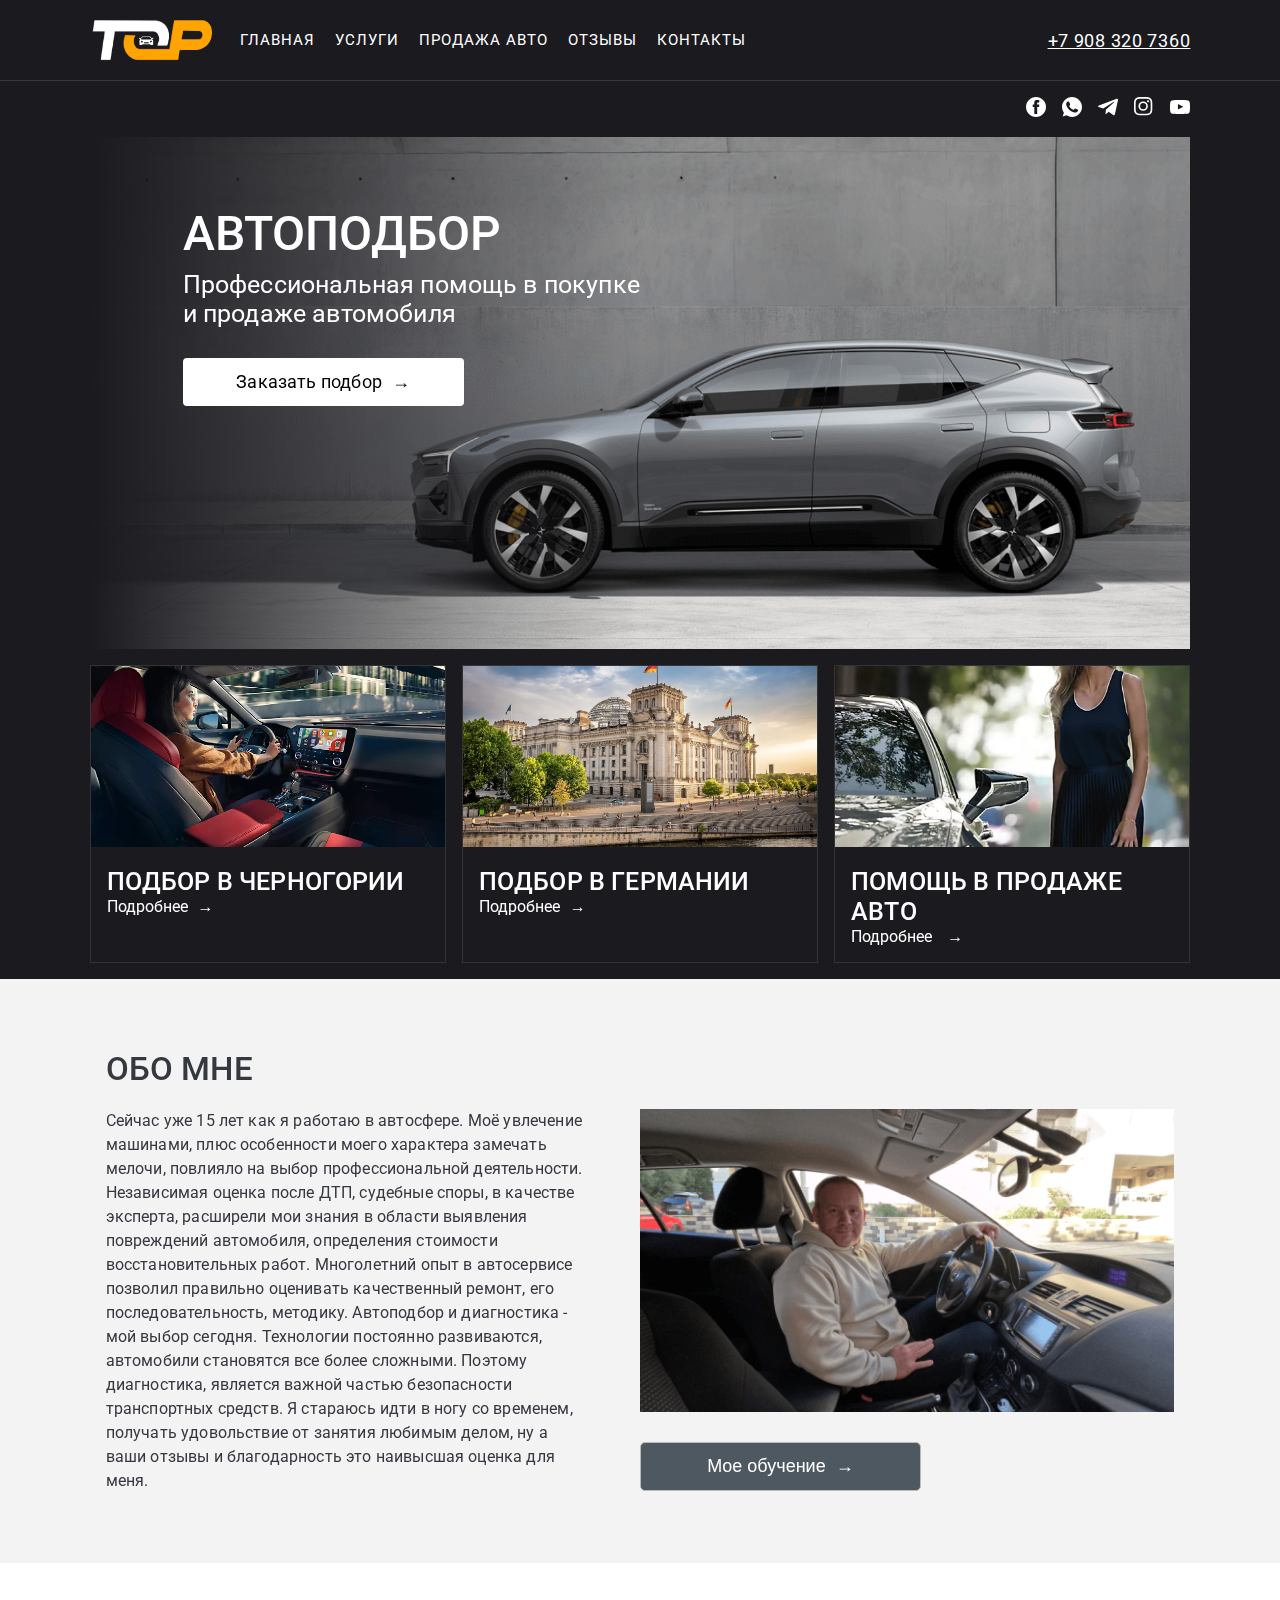
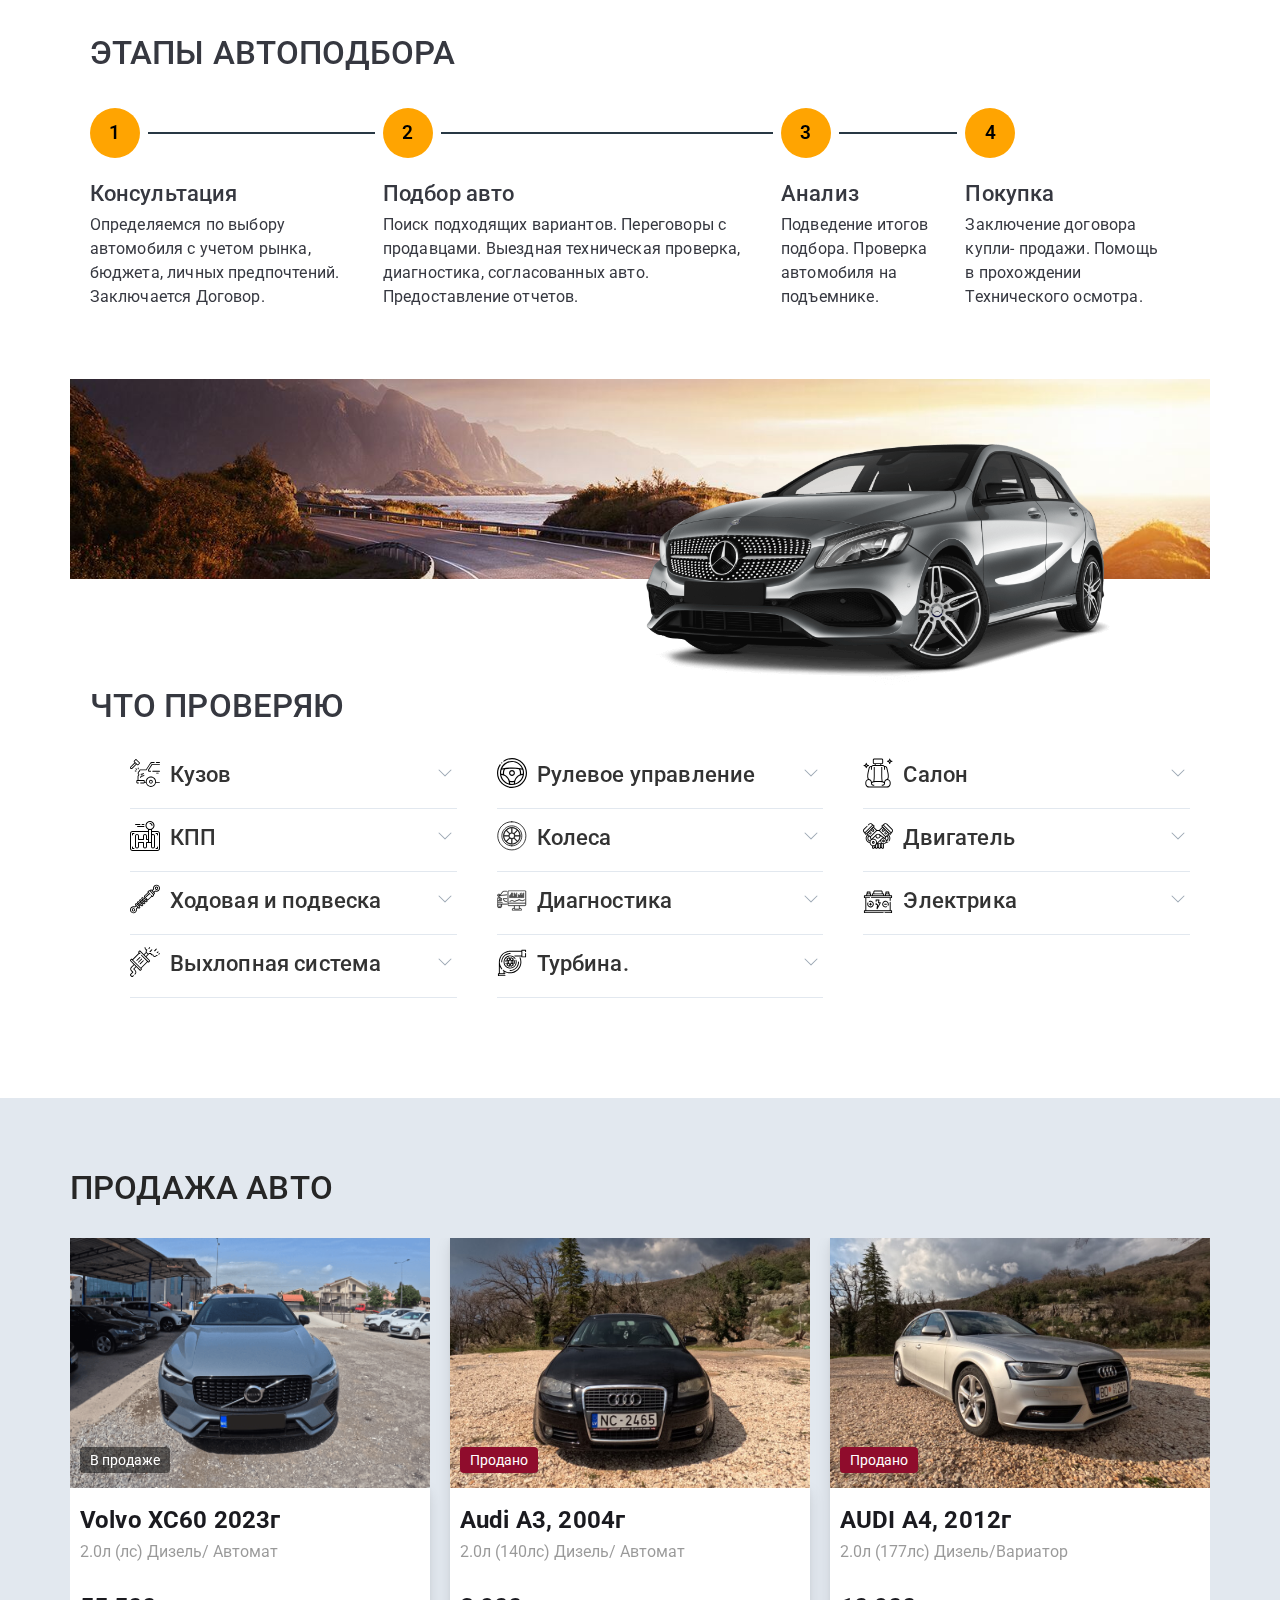
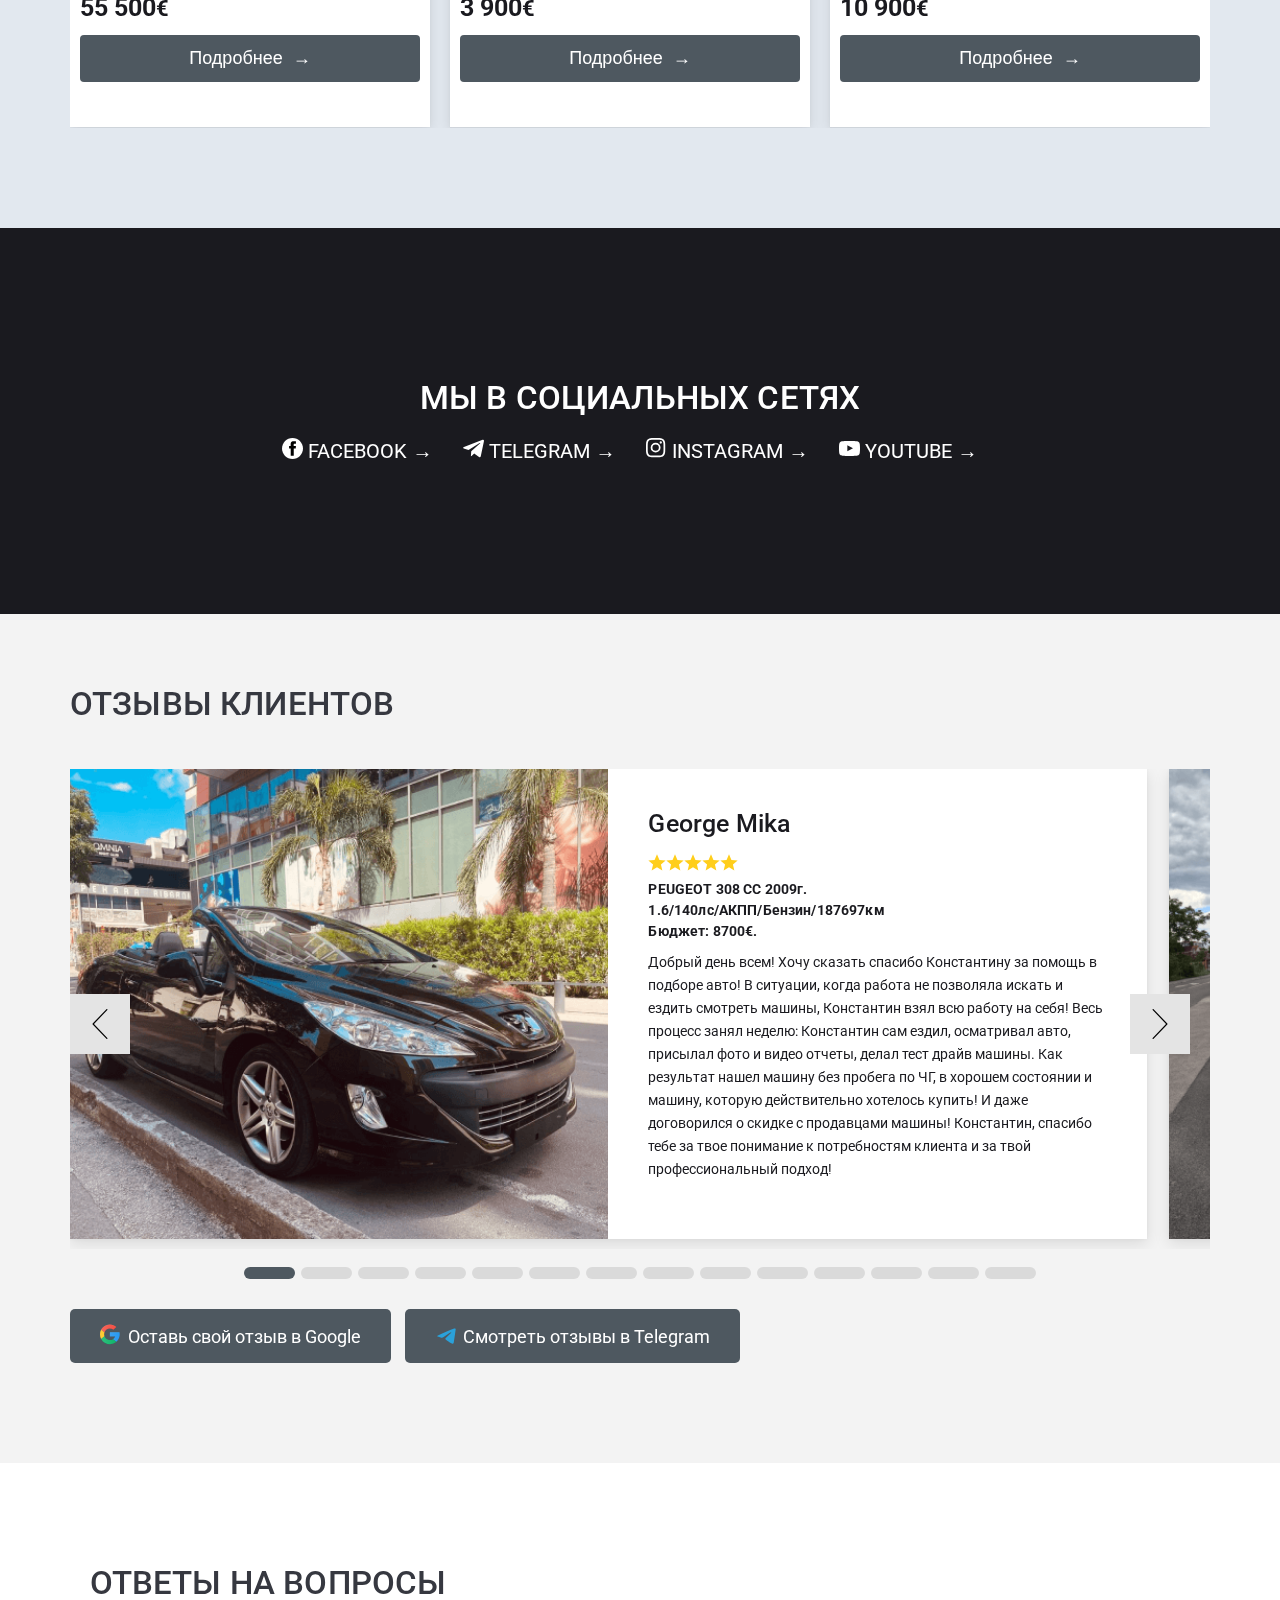
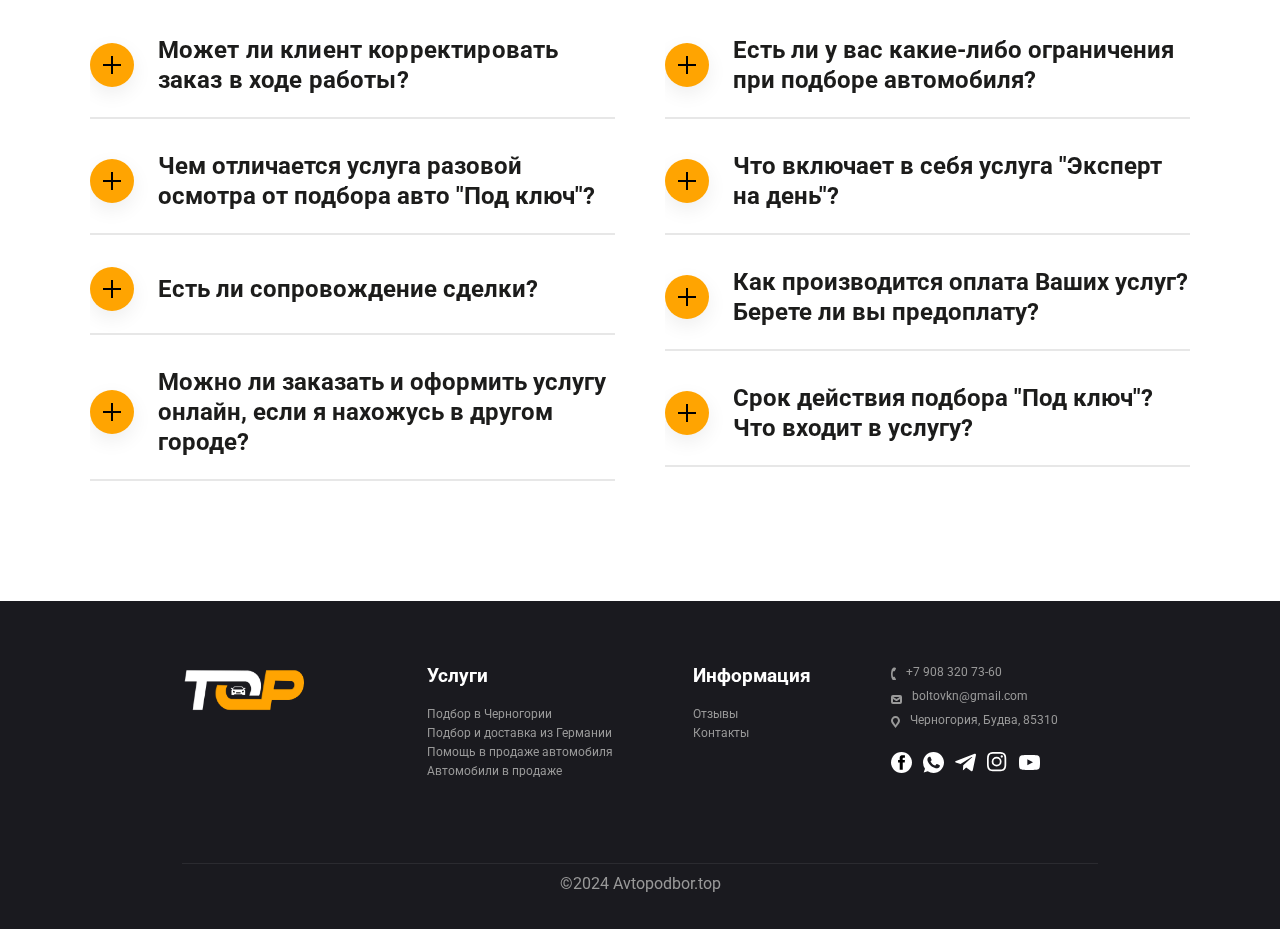
<file: index.html>
<!DOCTYPE html>
<html lang="ru">

<head>
	<meta charset="UTF-8">
	<title>Автоподбор Черногория|Подбор авто в Черногории</title>
	<meta name="viewport" content="width=device-width, initial-scale=1.0">
	<meta name="keywords"
		contant="автоподбор Черногория, подбор авто в Черногории, услуги автоподбора в Черногории, проверка автомобиля перед покупкой, подбор авто с пробегом.">
	<meta name="description"
		content="Профессиональный подбор авто в Черногории. Комплексная проверка, диагностика, помощь в оформлении. Услуга автоподбора от 40 евро. Подробнее по WhatsApp ☎ +79083207360">
	<meta property="og:type" content="website">
	<meta property="og:image" content="https://avtopodbor.top/og-img.png">
	<meta property="og:locale" content="ru_RU">
	<meta property="og:url" content="https://avtopodbor.top/">
	<meta property="og:site_name" content="Avtopodbor.top">
	<meta property="og:title" content="Подбор авто в Черногории.">
	<meta property="og:description"
		content="Услуга автоподбора в Черногории. Профессиональная помощь в покупке и продаже авто. WhatsApp ☎ +79083207360">
	<link rel="stylesheet" type="text/css" href="css/global.css"  media="all" onload="this.media='all';">
	<link rel="stylesheet" type="text/css" href="css/header.css"  media="all" onload="this.media='all';">
	<link rel="stylesheet" type="text/css" href="css/underheader.css"  media="all" onload="this.media='all';">
	<link rel="stylesheet" type="text/css" href="css/cards.css" media="all" onload="this.media='all';">
	<link rel="stylesheet" type="text/css" href="css/contacts.css" media="all" onload="this.media='all';">
	<link rel="stylesheet" type="text/css" href="css/services-germany.css" media="all" onload="this.media='all';">
	<link rel="stylesheet" type="text/css" href="css/services-montenegro.css" media="all" onload="this.media='all';">
	<link rel="stylesheet" type="text/css" href="css/services-sale.css" media="all" onload="this.media='all';">
	<link rel="stylesheet" type="text/css" href="css/about-me.css" media="all" onload="this.media='all';">
	<link rel="stylesheet" type="text/css" href="css/accordionIcon.css" media="all" onload="this.media='all';">
	<link rel="stylesheet" type="text/css" href="css/block-auto.css" media="all" onload="this.media='all';">
	<link rel="stylesheet" type="text/css" href="css/social-link.css" media="all" onload="this.media='all';">
	<link rel="stylesheet" type="text/css" href="css/itc-slider-1item.css" media="all" onload="this.media='all';">
	<link rel="stylesheet" type="text/css" href="css/footer.css" media="all" onload="this.media='all';">
	<link rel="stylesheet" type="text/css" href="css/swiper-slider-transformer.css" media="all"
		onload="this.media='all';">
	<link rel="stylesheet" type="text/css" href="swiper/swiper-bundle.min.css" media="all" onload="this.media='all';">
	<link
		href="https://fonts.googleapis.com/css2?family=Roboto:ital,wght@0,100;0,300;0,400;0,500;0,700;0,900;1,100;1,300;1,400;1,500;1,700;1,900&display=swap"
		rel="stylesheet">
	<link rel="icon" href="https://example.com/favicon.ico" type="image/x-icon">
	<link rel="icon" href="https://avtopodbor.top/favicon-16x16.png" type="image/png" sizes="16x16">
	<link rel="shortcut icon" href="https://favicon.ico" type="image/x-icon">
	<link rel="icon" href="https://avtopodbor.top/favicon-32x32.png" type="image/png" sizes="32x32">
	<link rel="icon" href="https://avtopodbor.top/android-chrome-192x192.png" type="image/png" sizes="192x192">
	<link rel="apple-touch-icon" href="https://avtopodbor.top/apple-touch-icon.png" type="image/png" sizes="200x200">
	<link rel="canonical" href="https://avtopodbor.top/">
</head>

<body>
	<!-- header -->
	<header class="carsForSale-border">
		<div class="header-container">
			<!--logo------>
			<div class="header-logo">
				<a href="index.html"><img src="images/img/logo4.png" alt="logo"></a>
			</div>
			<!---MENU-->
			<div class="header-menu menu">
				<nav class="menu-body">
					<ul class="menu-list">
						<li class="menu-link"><a href="index.html">Главная</a></li>
						<li class="menu-link ">
							<a class="arrow-button">Услуги</a><span class="menu-arrow"></span>
							<ul class="menu-sub-list">
								<li class="menu-sub-link"><a data-goto=".page_section_1" href="services-montenegro.html">Автоподбор в
										Черногории</a>
								</li>
								<li class="menu-sub-link"><a data-goto=".page_section_2" href="services-germany.html">ПОДБОР В
										ГЕРМАНИИ</a>
								</li>
								<li class="menu-sub-link"><a href="services-sale.html">ПОМОЩЬ В ПРОДАЖЕ АВТО</a>
								</li>
							</ul>
						</li>
						<li class="menu-link"><a href="sale.html ">Продажа авто</a></li>
						<li class="menu-link"><a href="reviews.html">Отзывы</a></li>
						<li class="menu-link last-child"><a href="contacts.html">Контакты</a></li>
						<!--social icon-->
						<div class="icon-menu-header social-icon">
							<div class="nav-social-item  icon-menu-header">
								<ul class="nav-social nav-social-mob">
									<li class="nav-social-item ">
										<a title="WhatsApp" href="https://wa.me/79083207360" target="_blank" rel="noopener noreferrer">
											<img class="nci" src="images/icon/Group whatsApp.svg" alt="Whatsapp">
										</a>
									</li>
									<li class="nav-social-item">
										<a title="Fasbook" href=" target_blank" rel="noopener noreferrer">
											<img class="nci" src="images/icon/Group FEASBOOK.svg" alt="Fasbook">
										</a>
									</li>
									<li class="nav-social-item ">
										<a title="Telegram" href="https://t.me/avtopodbor_top" target="_blank" rel="noopener noreferrer">
											<img class="nci" src="images/icon/Group TELTGRAM.svg" alt="Telegram">
										</a>
									</li>
									<li class="nav-social-item">
										<a title="Instagram" href="https://instagram.com/avtopodbor.top" target="_blank"
											rel="noopener noreferrer">
											<img class="nci" src="images/icon/Group INSTAGRAM.svg" alt="Instagram">
										</a>
									</li>
									<li class="nav-social-item">
										<a title="YouTube" href="https://www.youtube.com/@avtopodbor_bkn" target="_blank"
											rel="noopener noreferrer">
											<img class="nci" src="images/icon/Group YouTube.svg" alt="YouTub">
										</a>
									</li>
									<li class="nav-social-item">
										<a title="Viber" href="viber://chat?number=79083207360" target="_blank" rel="noopener noreferrer">
											<img class="" src="images/icon/Group viber.svg" alt="Viber">
										</a>
									</li>
								</ul>
							</div>
						</div>
					</ul>
				</nav>
			</div>
			<!--tel-number link-->
			<div class="header-box-button">
				<a class="header-tel" href="https://wa.me/79083207360" title="WhatsApp" target="_blank"
					rel="noopener noreferrer">
					+7 908 320 7360</a>
			</div>
			<!--BURGER-->
			<div class="box-menu-icon">
				<div class="menu-icon">
					<span></span>
				</div>
			</div>
		</div>
	</header>
	<div class="header-social">
		<div class="header-social-container">
			<ul class="header-social-block">
				<li class="social-item">
					<a title="Fasbook" href="https://www.facebook.com/profile.php?id=100087437070397&mibextid=ZbWKwL"
						target="_blank" rel="noopener noreferrer">
						<wb-icon name="facebook" class="footer-hydrated" aria-hidden="true">
							<svg xmlns="http://www.w3.org/2000/svg" width="100" height="100" fill="none" viewBox="0 0 100 100">
								<g clip-path="url(#a)">
									<path fill="" d="M50 100c27.614 0 50-22.386 50-50S77.614 0 50 0 0 22.386 0 50s22.386 50 50 50Z" />
									<path fill="#1a1a1f"
										d="M66.258 15.347H55.182c-6.574 0-13.885 2.765-13.885 12.293.033 3.32 0 6.499 0 10.077h-7.604v12.1h7.84v34.835h14.405V49.588h9.508l.86-11.905H55.69s.024-5.295 0-6.833c0-3.765 3.918-3.55 4.153-3.55 1.865 0 5.49.006 6.42 0V15.347h-.005Z" />
								</g>
								<defs>
									<clipPath id="a">
										<path fill="none" d="M0 0h100v100H0z" />
									</clipPath>
								</defs>
							</svg>
						</wb-icon>
					</a>
				</li>
				<li class="social-item ">
					<a title="WhatsApp" href="https://wa.me/79083207360" target="_blank" rel="noopener noreferrer">
						<wb-icon name="whatsapp" class="footer-hydrated" aria-hidden="true">
							<svg xmlns="http://www.w3.org/2000/svg" viewBox="0 0 16 16">
								<path
									d="M8.002 0h-.004C3.587 0 0 3.588 0 8a7.94 7.94 0 0 0 1.523 4.689l-.997 2.972 3.075-.983A7.93 7.93 0 0 0 8.002 16C12.413 16 16 12.411 16 8s-3.587-8-7.998-8zm4.655 11.297c-.193.545-.959.997-1.57 1.129-.418.089-.964.16-2.802-.602-2.351-.974-3.865-3.363-3.983-3.518-.113-.155-.95-1.265-.95-2.413s.583-1.707.818-1.947c.193-.197.512-.287.818-.287.099 0 .188.005.268.009.235.01.353.024.508.395.193.465.663 1.613.719 1.731.057.118.114.278.034.433-.075.16-.141.231-.259.367-.118.136-.23.24-.348.386-.108.127-.23.263-.094.498.136.23.606.997 1.298 1.613.893.795 1.617 1.049 1.876 1.157.193.08.423.061.564-.089.179-.193.4-.513.625-.828.16-.226.362-.254.574-.174.216.075 1.359.64 1.594.757.235.118.39.174.447.273.056.099.056.564-.137 1.11z" />
							</svg>
						</wb-icon>
					</a>
				</li>
				<li class="social-item ">
					<a title="Telegram" href="https://t.me/avtopodbor_top" target="_blank" rel="noopener noreferrer">
						<wb-icon name="telegram" class="footer-hydrated" aria-hidden="true">
							<svg xmlns="http://www.w3.org/2000/svg" viewBox="0 0 24 24">
								<path
									d="m9.417 15.181-.397 5.584c.568 0 .814-.244 1.109-.537l2.663-2.545 5.518 4.041c1.012.564 1.725.267 1.998-.931L23.93 3.821l.001-.001c.321-1.496-.541-2.081-1.527-1.714l-21.29 8.151c-1.453.564-1.431 1.374-.247 1.741l5.443 1.693L18.953 5.78c.595-.394 1.136-.176.691.218z" />
							</svg>
							</svg></wb-icon>
					</a>
				</li>
				<li class="social-item ">
					<a title="Instagram" href="https://instagram.com/avtopodbor.top" target="_blank" rel="noopener noreferrer">
						<wb-icon name="instagram" class="footer-hydrated" aria-hidden="true">
							<svg xmlns="http://www.w3.org/2000/svg" viewBox="0 0 24 24">
								<path
									d="M11 1.982c2.937 0 3.285.011 4.445.064 1.072.049 1.655.228 2.043.379.513.2.88.438 1.265.823.385.385.623.751.823 1.265.151.388.33.97.379 2.043.053 1.16.064 1.508.064 4.445s-.011 3.285-.064 4.445c-.049 1.072-.228 1.655-.379 2.043-.2.513-.438.88-.823 1.265a3.41 3.41 0 0 1-1.265.823c-.388.151-.97.33-2.043.379-1.16.053-1.508.064-4.445.064s-3.285-.011-4.445-.064c-1.072-.049-1.655-.228-2.043-.379-.513-.2-.88-.438-1.265-.823a3.41 3.41 0 0 1-.823-1.265c-.151-.388-.33-.97-.379-2.043-.052-1.161-.063-1.509-.063-4.446s.011-3.285.064-4.445c.049-1.072.228-1.655.379-2.042.2-.513.438-.88.823-1.265a3.41 3.41 0 0 1 1.265-.823c.388-.151.97-.33 2.043-.379 1.159-.053 1.507-.064 4.444-.064M11 0C8.013 0 7.638.013 6.465.066c-1.171.053-1.97.239-2.67.511a5.412 5.412 0 0 0-1.949 1.269A5.412 5.412 0 0 0 .577 3.795c-.272.7-.458 1.499-.511 2.67C.013 7.638 0 8.013 0 11s.013 3.362.066 4.535c.053 1.171.239 1.97.511 2.67a5.382 5.382 0 0 0 1.269 1.948 5.39 5.39 0 0 0 1.948 1.269c.7.272 1.499.458 2.67.511C7.638 21.987 8.013 22 11 22s3.362-.013 4.535-.066c1.171-.053 1.97-.239 2.67-.511a5.382 5.382 0 0 0 1.948-1.269 5.39 5.39 0 0 0 1.269-1.948c.272-.7.458-1.499.511-2.67.054-1.174.067-1.549.067-4.536s-.013-3.362-.066-4.535c-.053-1.171-.239-1.97-.511-2.67a5.382 5.382 0 0 0-1.269-1.948A5.39 5.39 0 0 0 18.206.578c-.7-.272-1.499-.458-2.67-.511C14.362.013 13.987 0 11 0z">
								</path>
								<path
									d="M11 5.351a5.649 5.649 0 1 0 0 11.298A5.649 5.649 0 0 0 11 5.35zm0 9.316a3.667 3.667 0 1 1 0-7.335 3.667 3.667 0 0 1 0 7.335z">
								</path>
								<circle cx="16.872" cy="5.128" r="1.32"></circle>
							</svg>
						</wb-icon>
					</a>
				</li>
				<li class="social-item ">
					<a title="YouTube" href="https://www.youtube.com/@avtopodbor_bkn" target="_blank" rel="noopener noreferrer">
						<wb-icon name="youtube" class="footer-hydrated" aria-hidden="true">
							<svg xmlns="http://www.w3.org/2000/svg" viewBox="0 0 31 21.803">
								<path d="m19.584 11.118-.001-.001 1.031-.534-1.03.535"></path>
								<path
									d="	m12.3 14.923-.001-8.71 8.376 4.37-8.375 4.34zM30.69 4.704s-.303-2.136-1.232-3.077C28.279.392 26.958.386 26.352.314 22.014 0 15.507 0 15.507 0h-.013S8.987 0 4.649.314c-.607.072-1.928.078-3.107 1.313C.612 2.567.31 4.704.31 4.704S0 7.212 0 9.721v2.352c0 2.509.31 5.017.31 5.017s.302 2.136 1.232 3.077c1.179 1.235 2.728 1.196 3.418 1.325 2.48.238 10.54.311 10.54.311s6.514-.01 10.852-.323c.606-.072 1.927-.078 3.106-1.313.93-.941 1.232-3.077 1.232-3.077s.31-2.509.31-5.017V9.721c0-2.509-.31-5.017-.31-5.017z">
								</path>
							</svg></wb-icon>
					</a>
				</li>
			</ul>
		</div>
	</div>
	<!-- Main-picture -->
	<section class="picture ">
		<div class="block-container-big ">
			<div class=" main-picture-container">
			</div>
			<div class="header-text  block-container">
				<div class="text999">
					<div class="main-picture-text__header">
						<h1 class="text__h1">АВТОПОДБОР</h1>
						<p class="tagline-p">Профессиональная помощь в покупке и продаже автомобиля</p>
						<div class="box-button box-button-picture">
							<a class="btn" href="https://wa.me/79083207360" title="WhatsApp" target="_blank"
								rel="noopener noreferrer">
								Заказать подбор<span style="padding-left: 10px;">→</span></a>
						</div>
					</div>
				</div>
			</div>
		</div>
	</section>
	<!-- Cards -->
	<section class="card-section">
		<div class="card block-container-big">
			<div class="card-item">
				<a href="services-montenegro.html">
					<div class="card-item-wrapper">
						<div class="block-img">
							<img src="images/img/card1.png" alt="Девушка за рулем авто.">
							<div class="card-gradient"></div>
						</div>
						<div class="card-title">
							<h4 class="text__h4">ПОДБОP В ЧЕРНОГОРИИ</h4>
							<p></p>
							<div class="read-moor">Подробнее<span style="padding-left: 10px;">→</span>
							</div>
						</div>
					</div>
			</div>
			<div class="card-item  ">
				<a href="services-germany.html">
					<div class="card-item-wrapper">
						<div class="block-img">
							<img src="images/img/card2.png" alt="Здание Рейхстага.">
							<div class="card-gradient"></div>
						</div>
						<div class="card-title">
							<h4 class="text__h4">ПОДБОР В ГЕРМАНИИ</h4>
							<div class="read-moor">Подробнее<span style="padding-left: 10px;">→</span>
							</div>
						</div>
					</div>
				</a>
			</div>
				<div class="card-item  ">
				<a href="services-sale.html">
					<div class="card-item-wrapper">
						<div class="block-img">
							<img src="images/img/card3.png" alt="Авто и девушка">
							<div class="card-gradient"></div>
						</div>
						<div class="card-title">
							<h4 class="text__h4">ПОМОЩЬ В ПРОДАЖЕ АВТО</h4>
							<div class="read-moor">Подробнее<span style="padding-left: 10px;">→</span>
								<a href="services-sale.html">
							</div>
						</div>
					</div>
				</a>
			</div>
		</div>
	</section>
	<!-- About-me -->
	<section class="about-me" id="block3">
		<div class="block-container">
			<h2 class="text__h2" style="padding-bottom: 20px;">ОБО МНЕ</h2>
			<div class="itc-about-me-block">
				<div class="itc-about-me-text">
					<p class="text16-36">
						Сейчас уже 15 лет как я работаю в автосфере. Моё увлечение машинами, плюс особенности моего характера
						замечать мелочи, повлияло на выбор профессиональной деятельности. Независимая оценка после ДТП, судебные
						споры, в качестве эксперта, расширели мои знания в области выявления повреждений автомобиля, определения
						стоимости восстановительных работ. Многолетний опыт в автосервисе позволил правильно оценивать качественный
						ремонт, его последовательность, методику. Автоподбор и диагностика - мой выбор сегодня. Технологии постоянно
						развиваются, автомобили
						становятся все более сложными. Поэтому диагностика, является важной частью безопасности транспортных
						средств. Я стараюсь идти в ногу со временем, получать удовольствие от занятия любимым делом, ну а ваши
						отзывы и благодарность это наивысшая оценка для меня.
					</p>
				</div>
				<div class="about-me-img">
					<div class="block-foto">
						<img class="myfoto" src="images/img-about-me/about-me.png" alt="Фото эксперта">
					</div>
					<div class="container-modal">
						<div class="button-modal">
							<button data-target="modal">Moе обучение <span style="padding-left: 10px;">→</span></button>
						</div>
						<div class="modal" id="modal">
							<div class="modal-dialog">
								<div class="modal-content">
									<div class="modal-header">
										<div class="modal-title">
											<h3 class="modal-title">Moе обучение →</h3>
										</div>
										<div class="cloce-dtn">
											<a class="close" style="color: #000;" data-target="close" href="#" title="Close">×</a>
										</div>
									</div>
									<!--itc-slider-modal-->
									<div class="modal-body">
										<div class="itc-slider-item itc-slider-item-modal">
											<div class="itc-slider">
												<div class="itc-slider-wrapper">
													<div class="itc-slider-items itc-slider-items-modal">
														<div class="itc-slider-item itc-slider-item-modal">
															<img src="images/img-about-me/dok1.jpg" alt="">
														</div>
														<div class="itc-slider-item itc-slider-item-modal">
															<img src="images/img-about-me/dok1.jpg" alt="">
														</div>
														<div class="itc-slider-item itc-slider-item-modal">
															<img src="images/img-about-me/dok2.jpg" alt="">
														</div>
														<div class="itc-slider-item itc-slider-item-modal">
															<img src="images/img-about-me/dok3.jpg" alt="">
														</div>
														<div class="itc-slider-item itc-slider-item-modal">
															<img src="images/img-about-me/dok4.jpg" alt="">
														</div>
														<div class="itc-slider-item itc-slider-item-modal">
															<img src="images/img-about-me/dok5.jpg" alt="">
														</div>
														<div class="itc-slider-item itc-slider-item-modal">
															<img src="images/img-about-me/dok6.jpg" alt="">
														</div>
														<div class="itc-slider-item itc-slider-item-modal">
															<img src="images/img-about-me/dok7.jpg" alt="">
														</div>
														<div class="itc-slider-item itc-slider-item-modal">
															<img src="images/img-about-me/dok8.jpg" alt="">
														</div>
														<div class="itc-slider-item itc-slider-item-modal">
															<img src="images/img-about-me/dok9.jpg" alt="">
														</div>
														<div class="itc-slider-item itc-slider-item-modal">
															<img src="images/img-about-me/dok10.jpg" alt="и">
														</div>
														<div class="itc-slider-item itc-slider-item-modal">
															<img src="images/img-about-me/dok11.jpg" alt="">
														</div>
													</div>
												</div>
												<button class="itc-slider-btn itc-slider-btn-prev"></button>
												<button class="itc-slider-btn itc-slider-btn-next"></button>
											</div>
										</div>
									</div>
								</div>
							</div>
						</div>
					</div>
				</div>
			</div>
		</div>
	</section>
	<!-- Steps -->
	<section>
		<div class="step-wrapper">
			<div class="step-container block-container-big">
				<div class="steps-title">
					<h2 class="text__h2 th-black">Этапы автоподбора</h2>
				</div>
				<div class="row-steps">
					<div class="step">
						<div class="step__number-line">
							<div class="step__namber num">1</div>
							<div class=""></div>
						</div>
						<div class="step__text">
							<h4 class="text__h5">Консультация</h4>
							<p class="text16-36">Определяемся по выбору автомобиля с учетом рынка, бюджета, личных предпочтений.
								Заключается
								Договор.
							</p>
						</div>
					</div>
					<div class="step">
						<div class="step__number-line">
							<div class="step__namber num">2</div>
							<div class=""></div>
						</div>
						<div class="step__text">
							<h4 class="text__h5">Подбор авто</h4>
							<p class="text16-36">Поиск подходящих вариантов. Переговоры с продавцами.
								Выездная техническая проверка, диагностика, согласованных авто. Предоставление отчетов.</p>
						</div>
					</div>
					<div class="step step1">
						<div class="step__number-line">
							<div class="step__namber num">3</div>
							<div class=""></div>
						</div>
						<div class="step__text">
							<h4 class="text__h5">Анализ</h4>
							<p class="text16-36">Подведение итогов подбора. Проверка автомобиля на подъемнике.
								</p>
						</div>
					</div>
					<div class="step step1">
						<div class="step__number-line">
							<div class="step__namber num">4</div>
						</div>
						<div class="step__text">
							<h4 class="text__h5">Покупка</h4>
							<p class="text16-36">Заключение договора купли- продажи. Помощь в прохождении Технического осмотра.
							</p>
						</div>
					</div>
				</div>
			</div>
		</div>
	</section>
	<!-- Line-picture -->
	<section class="line-picture">
		<div class="img-line-box ">
			<div class="img-line">
				<img src="images/img/gla.png" alt="Автомобиль ">
			</div>
		</div>
	</section>
	<!-- AccordionIcon -->
	<section class="accordion-section block-container-big">
		<div class="accordion-header">
			<h2 class="text__h2 th-black">ЧТО ПРОВЕРЯЮ</h2>
		</div>
		<ul id="accordion1" class="accordion accordion-blocks">
			<!-- container1 -->
			<div class="accordion-block ">
				<li class="accordion__item accordion__item-icon">
					<div class="accordion__header  accordion__header-icon">
						<div class="accordion__item__icon">
							<img class="accordion__item__icon-img" src="images/icon/кузов.svg" alt="Иконка кузова авто">
						</div>
						<h5 class="text__h5 ">Кузов</h5>
						<div class="accordion__box-icon"></div>
					</div>
					<div class="accordion__body accordion__body-icon">
						<p class="accordion__content">Проверка кузова на предмет участия в ДТП, наличия
							шпаклевки на деталях. Выявление
							заменённых деталей. Проверка геометрии кузова,
							оригинальности стёкол, оптики автомобиля.
						</p>
					</div>
				</li>
				<li class="accordion__item accordion__item-icon">
					<div class="accordion__header  accordion__header-icon">
						<div class="accordion__item__icon">
							<img class="accordion__item__icon-img" src="images/icon/кпп.svg" alt="Иконка КПП авто">
						</div>
						<h5 class="text__h5">КПП</h5>
						<div class="accordion__box-icon"></div>
					</div>
					<div class="accordion__body accordion__body-icon">
						<p class="accordion__content">Тест-драйв в различных режимах и нагрузках, уровень и качество жидкостей.
							Проверяем состояние сцепления, механизма включения передач, работы синхронизаторов,
							посторонних шумов. Компьютерная диагностика.
						</p>
					</div>
				</li>
				<li class="accordion__item  accordion__item-icon">
					<div class="accordion__header  accordion__header-icon">
						<div class="accordion__item__icon">
							<img class="accordion__item__icon-img" src="images/icon/ходовая.svg" alt="Иконка подвески авто">
						</div>
						<h5 class="text__h5">Ходовая и подвеска</h5>
						<div class="accordion__box-icon"></div>
					</div>
					<div class="accordion__body accordion__body-icon">
						<p class="accordion__content">Проводим тест-драйв автомобиля для фиксации посторонних звуков. Осмотр на
							подъемнике на наличие повреждений и течей. Имеются ли люфты в основных узлах. Осмотр пыльников,
							саленблоков на целостность.
							Оцениваем износ стоек, рычагов, тормозных накладок и дисков, шлангов, рулевой рейки и соединительных
							элементов.
						</p>
					</div>
				</li>
				<li class="accordion__item accordion__item-icon">
					<div class="accordion__header  accordion__header-icon">
						<div class="accordion__item__icon">
							<img class="accordion__item__icon-img" src="images/icon/выхлопная сист.svg"
								alt="Выхлопная система иконка">
						</div>
						<h5 class="text__h5">Выхлопная система</h5>
						<div class="accordion__box-icon"></div>
					</div>
					<div class="accordion__body accordion__body-icon">
						<p class="accordion__content">Визуально осматриваем выхлопную систему на предмет коррозии, качества
							выхлопных
							газов и наличия посторонних выбросов. Наличие катализатора или сажевого фильтра.
						</p>
					</div>
				</li>
			</div>
			<!-- container2 -->
			<div class="accordion-block">
				<li class="accordion__item accordion__item-icon">
					<div class="accordion__header  accordion__header-icon">
						<div class="accordion__item__icon">
							<img class="accordion__item__icon-img" src="images/icon/рулевое.svg" alt="Иконка руля авто">
						</div>
						<h5 class="text__h5">Рулевое управление</h5>
						<div class="accordion__box-icon"></div>
					</div>
					<div class="accordion__body accordion__body-icon">
						<p class="accordion__content">Наличие люфтов, течей, стуков в рулевом управлении. Уровень рабочей
							жидкости, состояние рулевой рейки и работоспособность усилителя руля.
						</p>
					</div>
				</li>
				<li class="accordion__item accordion__item-icon">
					<div class="accordion__header  accordion__header-icon">
						<div class="accordion__item__icon">
							<img class="accordion__item__icon-img" src="images/icon/колесо.svg" alt="Иконка колеса авто">
						</div>
						<h5 class="text__h5">Колеса</h5>
						<div class="accordion__box-icon"></div>
					</div>
					<div class="accordion__body accordion__body-icon">
						<p class="accordion__content">Равномерность износа, дата производства, состояние и марка шин, высота
							протектора. Визуальный осмотр на повреждения.
						</p>
					</div>
				</li>
				<li class="accordion__item accordion__item-icon">
					<div class="accordion__header  accordion__header-icon">
						<div class="accordion__item__icon">
							<img class="accordion__item__icon-img" src="images/icon/диагностика.svg" alt=" Иконка компьютера">
						</div>
						<h5 class="text__h5">Диагностика</h5>
						<div class="accordion__box-icon"></div>
					</div>
					<div class="accordion__body accordion__body-icon">
						<p class="accordion__content">Компьютерная диагностика всех блоков управления автомобиля.
							Чтение ошибок, анализ параметров работы. Возможное определение
							пробега.
						</p>
					</div>
				</li>
				<li class="accordion__item accordion__item-icon">
					<div class="accordion__header  accordion__header-icon">
						<div class="accordion__item__icon">
							<img class="accordion__item__icon-img" src="images/icon/турбина.svg" alt="Иконка турбины авто">
						</div>
						<h5 class="text__h5">Турбина.</h5>
						<div class="accordion__box-icon"></div>
					</div>
					<div class="accordion__body accordion__body-icon">
						<p class="accordion__content">При наличии турбины необходимо провести визуальный осмотр на выявление
							каких-либо течей, а также нужно выполнить ряд действий в движении авто.
						</p>
					</div>
				</li>
			</div>
			<!-- container3 -->
			<div class="accordion-block">
				<li class="accordion__item accordion__item-icon">
					<div class="accordion__header  accordion__header-icon">
						<div class="accordion__item__icon">
							<img class="accordion__item__icon-img" src="images/icon/seat_1_1.svg" alt="иконка салона авто">
						</div>
						<h5 class="text__h5">Салон</h5>
						<div class="accordion__box-icon"></div>
					</div>
					<div class="accordion__body accordion__body-icon">
						<p class="accordion__content">Проверка состояния сидений, руля, работоспособность всех кнопок, рычагов,
							ремней безопасности, механизмов стеклоподъемников, наличие подушек безопасности.
						</p>
					</div>
				</li>
				<li class="accordion__item accordion__item-icon">
					<div class="accordion__header  accordion__header-icon">
						<div class="accordion__item__icon">
							<img class="accordion__item__icon-img" src="images/icon/двагатель.svg" alt="Иконка двигателя авто">
						</div>
						<h5 class="text__h5">Двигатель</h5>
						<div class="accordion__box-icon"></div>
					</div>
					<div class="accordion__body accordion__body-icon">
						<p class="accordion__content">Bизуальный осмотр двигателя на предмет течей, запотеваний, посторонних
							шумов. При необходимости эндоскопия. Проверка уровня всех технических жидкостей.
							Компьютерная диагностика двигателя для выявления ошибок. </p>
					</div>
				</li>
				<li class="accordion__item accordion__item-icon">
					<div class="accordion__header  accordion__header-icon">
						<div class="accordion__item__icon">
							<img class="accordion__item__icon-img" src="images/icon/эл-блок.svg" alt="Иконка батарейки электрической">
						</div>
						<h5 class="text__h5">Электрика</h5>
						<div class="accordion__box-icon"></div>
					</div>
					<div class="accordion__body accordion__body-icon">
						<p class="accordion__content">Проверка фар, кондиционера, мультимедиа, систем подогревов, электропривод
							зеркал, генератора и
							других электрических систем визуально и с помощью компьютерной диагностики.
						</p>
					</div>
				</li>
			</div>
		</ul>
	</section>
	<!-- Swiper-slider-transformer -->
	<section class="swiper-slider-transformer" id="block4">
		<div class="block-container-big-slider">
			<div class="sst-title">
				<h2 class="text__h2 th-black">ПРОДАЖА АВТО</h2>
			</div>
			<div class="swiper slider-1">
				<div class="swiper-wrapper sst-items">
					<!--1-->
					<div class="swiper-slide sst-item">
						<a href="autoVolvoXC60.html" class="link-sst">
							<div class="sst-header">
								<img src="images/auto1/1.png" alt="авто">
								<span class="state not-sold">В продаже</span>
								<!-- <span class="state sales">Продано</span> -->
							</div>
							<div class="sst-text">
								<h3 class="text__h3"><b>Volvo XC60 2023г</b></h3>
								<p class="options">
									<span style="color: rgba(0,0,0,.4);">2.0л (лс) Дизель/ Автомат</span>
								</p>
								<div class="sst-price">
									<span class="numder">55 500</span><span class="euro">€</span>
								</div>
								<button class=" sst-btn" href="autoVolvoXC60.html">Подробнее <span
										style="padding-left: 10px;">→</span></button>
							</div>
						</a>
					</div>
					<!-- 2 -->
					<div class="swiper-slide sst-item">
						<a href="autoAudiA3.html" class="link-sst">
							<div class="sst-header">
								<img src="images/AudiA3/1.jpg" alt="авто">
								<!-- <span class="state not-sold">В продаже</span> -->
								<span class="state sales">Продано</span>
							</div>
							<div class="sst-text">
								<h3 class="text__h3"><b>Audi А3, 2004г</b></h3>
								<p class="options">
									<span style="color: rgba(0,0,0,.4);">2.0л (140лс) Дизель/ Автомат</span>
								</p>
								<div class="sst-price">
									<span class="numder">3 900</span><span class="euro">€</span>
								</div>
								<button class=" sst-btn" href="autoAudiA3.html">Подробнее <span
										style="padding-left: 10px;">→</span></button>
							</div>
						</a>
					</div>
					<!--3-->
					<div class="swiper-slide sst-item">
						<a href="autoAudiA4.html" class="link-sst">
							<div class="sst-header">
								<img src="images/AudiA4/1.jpg" alt="авто">
								<span class="state sales">Продано</span>
							</div>
							<div class="sst-text">
								<h3 class="text__h3"><b>AUDI А4, 2012г</b></h3>
								<p class="options">
									<span style="color: rgba(0,0,0,.4);">2.0л (177лс) Дизель/Вариатор</span>
								</p>
								<div class="sst-price">
									<span class="numder">10 900</span><span class="euro">€</span>
								</div>
								<button class=" sst-btn" href="autoAudiA4.html">Подробнее <span
										style="padding-left: 10px;">→</span></button>
							</div>
						</a>
					</div>
				</div>
				<div class="swiper-pagination"></div>
			</div>
		</div>
	</section>
	<!-- Social-link-block -->
	<section class="social-link-block">
		<div class="block-container">
			<div class="social-link-wrapper">
				<div class="social-link-header">
					<h2 class="text__h2">МЫ В СОЦИАЛЬНЫХ СЕТЯХ</h2>
				</div>
				<ul class="social-link-items ">
					<!-- Fasbook -->
					<li class="nav-social-item social-link-item  ">
						<a class="social-a" title="Fasbook" href="https://www.facebook.com/share/nXX4UDdN63PbJjCH/?mibextid=qi2Omg"
							target="_blank" rel="noopener noreferrer">
							<wb-icon name="facebook" class="footer-hydrated" aria-hidden="true">
								<svg xmlns="http://www.w3.org/2000/svg" width="100" height="100" fill="none" viewBox="0 0 100 100">
									<g clip-path="url(#a)">
										<path fill="##1a1a1f"
											d="M50 100c27.614 0 50-22.386 50-50S77.614 0 50 0 0 22.386 0 50s22.386 50 50 50Z" />
										<path fill="#000"
											d="M66.258 15.347H55.182c-6.574 0-13.885 2.765-13.885 12.293.033 3.32 0 6.499 0 10.077h-7.604v12.1h7.84v34.835h14.405V49.588h9.508l.86-11.905H55.69s.024-5.295 0-6.833c0-3.765 3.918-3.55 4.153-3.55 1.865 0 5.49.006 6.42 0V15.347h-.005Z" />
									</g>
									<defs>
										<clipPath id="a">
											<path fill="#fff" d="M0 0h100v100H0z" />
										</clipPath>
									</defs>
								</svg></wb-icon><span>Facebook → </span>
						</a>
					</li>
					<li class="nav-social-item social-link-item">
						<a class="social-a" title="Telegram" href="https://t.me/avtopodbor_top" target="_blank"
							rel="noopener noreferrer">
							<wb-icon name="telegram" class="footer-hydrated" aria-hidden="true">
								<svg id="telegram" xmlns=" ://www.w3.org/2000/svg" viewBox="0 0 24 24">
									<path
										d="m9.417 15.181-.397 5.584c.568 0 .814-.244 1.109-.537l2.663-2.545 5.518 4.041c1.012.564 1.725.267 1.998-.931L23.93 3.821l.001-.001c.321-1.496-.541-2.081-1.527-1.714l-21.29 8.151c-1.453.564-1.431 1.374-.247 1.741l5.443 1.693L18.953 5.78c.595-.394 1.136-.176.691.218z" />
								</svg>
							</wb-icon><span>Telegram → </span>
						</a>
					</li>
					<!-- Instagram -->
					<li class="nav-social-item social-link-item  ">
						<a class="social-a" title="Instagram" href="https://instagram.com/avtopodbor.top" target="_blank"
							rel="noopener noreferrer">
							<wb-icon name="instagram" class="footer-hydrated" aria-hidden="true">
								<svg id="" xmlns="http://www.w3.org/2000/svg" viewBox="0 0 24 24">
									<path
										d="M11 1.982c2.937 0 3.285.011 4.445.064 1.072.049 1.655.228 2.043.379.513.2.88.438 1.265.823.385.385.623.751.823 1.265.151.388.33.97.379 2.043.053 1.16.064 1.508.064 4.445s-.011 3.285-.064 4.445c-.049 1.072-.228 1.655-.379 2.043-.2.513-.438.88-.823 1.265a3.41 3.41 0 0 1-1.265.823c-.388.151-.97.33-2.043.379-1.16.053-1.508.064-4.445.064s-3.285-.011-4.445-.064c-1.072-.049-1.655-.228-2.043-.379-.513-.2-.88-.438-1.265-.823a3.41 3.41 0 0 1-.823-1.265c-.151-.388-.33-.97-.379-2.043-.052-1.161-.063-1.509-.063-4.446s.011-3.285.064-4.445c.049-1.072.228-1.655.379-2.042.2-.513.438-.88.823-1.265a3.41 3.41 0 0 1 1.265-.823c.388-.151.97-.33 2.043-.379 1.159-.053 1.507-.064 4.444-.064M11 0C8.013 0 7.638.013 6.465.066c-1.171.053-1.97.239-2.67.511a5.412 5.412 0 0 0-1.949 1.269A5.412 5.412 0 0 0 .577 3.795c-.272.7-.458 1.499-.511 2.67C.013 7.638 0 8.013 0 11s.013 3.362.066 4.535c.053 1.171.239 1.97.511 2.67a5.382 5.382 0 0 0 1.269 1.948 5.39 5.39 0 0 0 1.948 1.269c.7.272 1.499.458 2.67.511C7.638 21.987 8.013 22 11 22s3.362-.013 4.535-.066c1.171-.053 1.97-.239 2.67-.511a5.382 5.382 0 0 0 1.948-1.269 5.39 5.39 0 0 0 1.269-1.948c.272-.7.458-1.499.511-2.67.054-1.174.067-1.549.067-4.536s-.013-3.362-.066-4.535c-.053-1.171-.239-1.97-.511-2.67a5.382 5.382 0 0 0-1.269-1.948A5.39 5.39 0 0 0 18.206.578c-.7-.272-1.499-.458-2.67-.511C14.362.013 13.987 0 11 0z">
									</path>
									<path
										d="M11 5.351a5.649 5.649 0 1 0 0 11.298A5.649 5.649 0 0 0 11 5.35zm0 9.316a3.667 3.667 0 1 1 0-7.335 3.667 3.667 0 0 1 0 7.335z">
									</path>
									<circle cx="16.872" cy="5.128" r="1.32"></circle>
								</svg>
							</wb-icon><span>Instagram → </span>
						</a>
					</li>
					<!-- 	YouTube -->
					<li class="nav-social-item social-link-item ">
						<a class="social-a" title="YouTube" href="https://www.youtube.com/@avtopodbor_bkn" target="_blank"
							rel="noopener noreferrer">
							<wb-icon name="youtube" class="footer-hydrated" aria-hidden="true">
								<svg xmlns="http://www.w3.org/2000/svg" viewBox="0 0 31 21.803">
									<path d="m19.584 11.118-.001-.001 1.031-.534-1.03.535"></path>
									<path
										d="	m12.3 14.923-.001-8.71 8.376 4.37-8.375 4.34zM30.69 4.704s-.303-2.136-1.232-3.077C28.279.392 26.958.386 26.352.314 22.014 0 15.507 0 15.507 0h-.013S8.987 0 4.649.314c-.607.072-1.928.078-3.107 1.313C.612 2.567.31 4.704.31 4.704S0 7.212 0 9.721v2.352c0 2.509.31 5.017.31 5.017s.302 2.136 1.232 3.077c1.179 1.235 2.728 1.196 3.418 1.325 2.48.238 10.54.311 10.54.311s6.514-.01 10.852-.323c.606-.072 1.927-.078 3.106-1.313.93-.941 1.232-3.077 1.232-3.077s.31-2.509.31-5.017V9.721c0-2.509-.31-5.017-.31-5.017z">
									</path>
								</svg></wb-icon><span>YouTube → </span>
						</a>
					</li>
				</ul>
			</div>
		</div>
	</section>
	<!-- Itc-slider--Reviews -->
	<section class="slide-itc-one" id="block6">
		<div class="block-container-big-slider">
			<div class="slide-itc-one__title">
				<h2 class="text__h2 th-black">ОТЗЫВЫ КЛИЕНТОВ</h2>
			</div>
			<div class="itc-slider itc-slider-1item" data-slider="itc-slider" data-loop="true" data-autoplay="false">
				<div class="itc-slider-wrapper itc-slider-wrapper1">
					<div class="itc-slider-items itc-slider-items1">
						<!-- PEUGEOT 308 CC -->
						<div class="itc-slider-item itc-slider-item1">
							<div class="itc-slider-item-container ">
								<div class="itc-slider-item-info">
									<h4 class="text__h4">George Mika</h4>

									<div class="clients__stars">
										<img src="images/icon/star-icon.svg" alt="авто">
										<img src="images/icon/star-icon.svg" alt="авто">
										<img src="images/icon/star-icon.svg" alt="авто">
										<img src="images/icon/star-icon.svg" alt="авто">
										<img src="images/icon/star-icon.svg" alt="авто">
									</div>
									<div class="itc-slider-item-text">
										<h4>PEUGEOT 308 CC 2009г.</h4>
										<h4>1.6/140лс/АКПП/Бензин/187697км</h4>
										<h4>Бюджет: 8700€.</h4>
										<p class="p-14">Добрый день всем!
											Хочу сказать спасибо Константину за помощь в подборе авто! В ситуации, когда работа не позволяла
											искать и ездить смотреть машины, Константин взял всю работу на себя!
											Весь процесс занял неделю: Константин сам ездил, осматривал авто, присылал фото и видео отчеты,
											делал тест драйв машины.
											Как результат нашел машину без пробега по ЧГ, в хорошем состоянии и машину, которую
											действительно хотелось купить!
											И даже договорился о скидке с продавцами машины!
											Константин, спасибо тебе за твое понимание к потребностям клиента и за твой профессиональный
											подход!
										</p>
									</div>
								</div>
								<div class="itc-slider-item-img">
									<img src="images/slides-sale/PEUGEOT 308 CC.png" alt="">
								</div>
							</div>
						</div>
						<!-- Volkswagen GolfVII -->
						<div class="itc-slider-item itc-slider-item1">
							<div class="itc-slider-item-container">
								<div class="itc-slider-item-info">
									<h4 class="text__h4">Andre Zolotarev</h4>
									<div class="clients__stars">
										<img src="images/icon/star-icon.svg" alt="авто">
										<img src="images/icon/star-icon.svg" alt="авто">
										<img src="images/icon/star-icon.svg" alt="авто">
										<img src="images/icon/star-icon.svg" alt="авто">
										<img src="images/icon/star-icon.svg" alt="авто">
									</div>
									<div class="itc-slider-item-text">
										<h3>Volkswagen GolfVII 2017г.</h3>
										<h4>1.6/115лс/DSG/Дизель</h4>
										<h4>Пробег: 46802км.</h4>
										<h4>17900€.</h4>
										<p class="p-14">Всем привет
											Хочу сказать спасибо Константину за подбор
											Нашли меньше чем за неделю)
											С пробегом 46к, когда в среднем по рынку 150к+, плюс убитые уже движки.
											Конечно помог фактор удачи, но и опыт и глаз профессионала несомненно сильно повлиял.
										</p>
									</div>
								</div>
								<div class="itc-slider-item-img">
									<img src="images/slides-sale/GOLF7.png" alt="авто">
								</div>
							</div>
						</div>
						<!-- Mercedes-Benz A180 Сергей-->
						<div class="itc-slider-item itc-slider-item1">
							<div class="itc-slider-item-container">
								<div class="itc-slider-item-info">
									<h4 class="text__h4">Сергей</h4>
									<div class="clients__stars">
										<img src="images/icon/star-icon.svg" alt="авто">
										<img src="images/icon/star-icon.svg" alt="авто">
										<img src="images/icon/star-icon.svg" alt="авто">
										<img src="images/icon/star-icon.svg" alt="авто">
										<img src="images/icon/star-icon.svg" alt="авто">
									</div>
									<div class="itc-slider-item-text">
										<h4>Mercedes-Benz A180 </h4>
										<h4>2.0/110лс/АКПП/Дизель</h4>
										<h4>5500€.</h4>
										<p class="p-14">Всем привет! Хочу оставить отзыв о работе с Константином. Меня зовут Серёжа, я живу
											в Черногории и ничего не понимаю в машинах. Зато немного понимаю в людях)) Познакомившись с
											Константином, я быстро понял, что в надёжных руках – всё четко, с распиской о передаче денег и
											договором, где прописаны все мои пожелания по машине. Каждый свой шаг Константин сверял с
											запросом, уточнял, не давил и не торопил. Мы ездили несколько раз из Будвы в Подгорицу, ездили в
											Х-Н, Цетине, в какой-то момент я был уже готов купить машину,
											<span>...</span><button class="btn-modal" id="show-modal1">ПОДРОБНЕЕ
												→</button>
										</p>
									</div>
								</div>
								<div class="itc-slider-item-img">
									<img src="images/slides-sale/Mercedes-Benz A180.png" alt="">
								</div>
							</div>
						</div>
						<!-- Audi A6 -->
						<div class="itc-slider-item itc-slider-item1">
							<div class="itc-slider-item-container">
								<div class="itc-slider-item-info">
									<h4 class="text__h4">Dmitry Maximov</h4>
									<div class="clients__stars">
										<img src="images/icon/star-icon.svg" alt="авто">
										<img src="images/icon/star-icon.svg" alt="авто">
										<img src="images/icon/star-icon.svg" alt="авто">
										<img src="images/icon/star-icon.svg" alt="авто">
										<img src="images/icon/star-icon.svg" alt="авто">
									</div>
									<div class="itc-slider-item-text">
										<h4>Audi A6 2019г.</h4>
										<h4>2.0/163лс/РКПП/Дизель/Гибрид </h4>
										<h4>33900€.</h4>
										<p class="p-14">Огромное спасибо Константину за подбор не просто авто, а авто мечты!Рекомендую
											каждому, кто хочет купить машину и не выбросить деньги на ветер.У меня был достаточно детальный
											запрос, и я думал, что подбор будет долгим и сложным, если вообще выполнимым.Но Константин сделал
											это за неделю.Работа и найденный автомобиль превзошли все ожидания. Я вообще не видел в Черногории
											ни одной машины на вторичном рынке в таком состоянии.В работе с Константином хотел бы отметить: ⁃
											Четкий и понятный алгоритм
											<span>...</span>
											<button class="btn-modal" id="show-modal2">
												<p>ПОДРОБНЕЕ →
											</button>
										</p>
									</div>
								</div>
								<div class="itc-slider-item-img">
									<img src="images/slides-sale/AUDI A6.png" alt="авто">
								</div>
							</div>
						</div>
						<!-- Peugeot 3008 black-->
						<div class="itc-slider-item itc-slider-item1">
							<div class="itc-slider-item-container">
								<div class="itc-slider-item-info">
									<h4 class="text__h4">Алексей</h4>
									<div class="clients__stars">
										<img src="images/icon/star-icon.svg" alt="авто">
										<img src="images/icon/star-icon.svg" alt="авто">
										<img src="images/icon/star-icon.svg" alt="авто">
										<img src="images/icon/star-icon.svg" alt="авто">
										<img src="images/icon/star-icon.svg" alt="авто">
									</div>
									<div class="itc-slider-item-text">
										<h4>Peugeot 3008 2009г.</h4>
										<h4>1.6/114лс/Механика/Дизель</h4>
										<h4>Пробег: 194т. км</h4>
										<h4>6300€.</h4>
										<p class="p-14">Хотели бы поблагодарить Константина за оперативную и квалифицированную помощь в
											подборе
											автомобиля! А так же прекрасные человеческие качества, в первую очередь Пунктуальность и
											отзывчивость) Поиск авто прошел великолепно, все что мы хотели нам рассказывали и показывали.
											Константин ездил по разным городам Черногории и скидывал нам фото, видео и аудио отчеты. Когда мы
											поняли где есть<span>...</span>
											<button class="btn-modal" id="show-modal3">ПОДРОБНЕЕ →</button>
										</p>
									</div>
								</div>
								<div class="itc-slider-item-img">
									<img src="images/slides-sale/PEUGEOT 308-black.png" alt="авто">
								</div>
							</div>
						</div>
						<!-- Honda Civic -->
						<div class="itc-slider-item itc-slider-item1">
							<div class="itc-slider-item-container">
								<div class="itc-slider-item-info">
									<h4 class="text__h4">Kirill Aksenov</h4>
									<div class="clients__stars">
										<img src="images/icon/star-icon.svg" alt="авто">
										<img src="images/icon/star-icon.svg" alt="авто">
										<img src="images/icon/star-icon.svg" alt="авто">
										<img src="images/icon/star-icon.svg" alt="авто">
										<img src="images/icon/star-icon.svg" alt="авто">
									</div>
									<h4>Honda Civic 2007г.</h4>
									<h4>1.8/140лс/МКПП/Бензин/170000км.</h4>
									<h4>4000€.</h4>
									<div class="itc-slider-item-text">
										<p class="p-14">Хотел поблагодарить Константина за помощь в осмотре. Константин обладает большим
											опытом и сходу невооруженным глазом определил какие детали были перкрашены, что потом подтвердил
											толщинометром. Проверил технические узлы и двигатель - осмотрел внешнее состяние подкаcпотного
											пространства и работу вигателя, проверил авто в динамике (маневренность, тормозная система,
											трансмиссия). Провел компьютерную диагностику и считал какие есть ошибки в системе управления
											авто.<span>...</span>
											<button class="btn-modal" id="show-modal4">ПОДРОБНЕЕ →</button>
										</p>
									</div>
								</div>
								<div class="itc-slider-item-img">
									<img src="images/slides-sale/HONDA.png" alt="авто">
								</div>
							</div>
						</div>
						<!-- Peugeot 308 -->
						<div class="itc-slider-item itc-slider-item1">
							<div class="itc-slider-item-container">
								<div class="itc-slider-item-info">
									<h4 class="text__h4">Andre</h4>
									<div class="clients__stars">
										<img src="images/icon/star-icon.svg" alt="авто">
										<img src="images/icon/star-icon.svg" alt="авто">
										<img src="images/icon/star-icon.svg" alt="авто">
										<img src="images/icon/star-icon.svg" alt="авто">
										<img src="images/icon/star-icon.svg" alt="авто">
									</div>
									<h4>Peugeot 308 2017г.</h4>
									<h4>1.6/ 100лс/ MКПП/ Дизель </h4>
									<h4>Пробег: 160000км.</h4>
									<h4>9400€.</h4>
									<div class="itc-slider-item-text">
										<p class="p-14">Всем привет! Присоединяюсь к отзывам по услугам нашего эксперта. Алгоритм работы
											чёткий и
											комфортный, оперативный выезд на осмотр и, всего за неделю, нашли машинку. Константин дал совет:
											немного терпения, эмоции в сторону. Богатый профессиональный опыт и ответственность в паре,
											решили
											поставленную задачу: найти "живую" машину не из корпоративных парков.
											Костя, спасибо за работу.</p>
									</div>
								</div>
								<div class="itc-slider-item-img">
									<img src="images/slides-sale/PEUGEOT 308 .png" alt="авто">
								</div>
							</div>
						</div>
						<!-- KIA STONIC -->
						<div class="itc-slider-item itc-slider-item1">
							<div class="itc-slider-item-container">
								<div class="itc-slider-item-info">
									<h4 class="text__h4">Анна</h4>
									<div class="clients__stars">
										<img src="images/icon/star-icon.svg" alt="авто">
										<img src="images/icon/star-icon.svg" alt="авто">
										<img src="images/icon/star-icon.svg" alt="авто">
										<img src="images/icon/star-icon.svg" alt="авто">
										<img src="images/icon/star-icon.svg" alt="авто">
									</div>
									<div class="itc-slider-item-text">
										<h4>KIA STONIC 2022г</h4>
										<h4>1.4/100лс/АКПП/Бензин</h4>
										<h4>Пробег: 13200км.</h4>
										<h4>18000€.</h4>
										<p class="p-14">Нам нужно было быстро купить машину в Будве. Выбрали буквально вечером, и уже утром
											встретились с
											Константином для проведения диагностики и проверки авто перед покупкой! 🚘 Все было четко, быстро
											и
											профессионально.👌🏻Также Константин помог мне с оформлением документов у нотариуса, объяснил
											тонкости и детали, что очень важно . Очень рекомендую и советую, обращаться к Константину и
											обязательно проверять авто перед покупкой.☝️
											Все было супер! Знаю к кому обращаться при следующей покупке! ☺️</p>
									</div>
								</div>
								<div class="itc-slider-item-img">
									<img src="images/slides-sale/KIA STONIC.png" alt="авто">
								</div>
							</div>
						</div>
						<!-- MERCEDES B180  -->
						<div class="itc-slider-item itc-slider-item1">
							<div class="itc-slider-item-container ">
								<div class="itc-slider-item-info">
									<h4 class="text__h4">Александр Корягин</h4>
									<div class="clients__stars">
										<img src="images/icon/star-icon.svg" alt="авто">
										<img src="images/icon/star-icon.svg" alt="авто">
										<img src="images/icon/star-icon.svg" alt="авто">
										<img src="images/icon/star-icon.svg" alt="авто">
										<img src="images/icon/star-icon.svg" alt="авто">
									</div>
									<div class="itc-slider-item-text">
										<h4>MERCEDES B180 2010г.</h4>
										<h4>2.0/140лс/МКПП/Дизель</h4>
										<h4>Пробег: 220750км.</h4>
										<h4>6500€.</h4>
										<p class="p-14">С удовольствием рекомендую вам услуги Константина по подбору автомобиля! Хочу
											отметить крайне ответственный подход к подбору с учетом всех моих пожеланий, которые
											обговариваются при заключении договора. В процессе поиска Константин всегда держал меня в курсе
											проделанной работы, присылая в WhatsApp всю информацию по найденным/осмотренным машинам и свои
											подробные комментарии к интересным вариантам, также всегда отвечал на все мои вопросы. В итоге
											машину удалось найти менее, чем за неделю.<span>...</span>
											<button class="btn-modal" id="show-modal5">ПОДРОБНЕЕ →</button>
										</p>
									</div>
								</div>
								<div class="itc-slider-item-img">
									<img src="images/slides-sale/Mersedes B180.png" alt="авто">
								</div>
							</div>
						</div>
						<!-- Renault Scenic -->
						<div class="itc-slider-item itc-slider-item1">
							<div class="itc-slider-item-container ">
								<div class="itc-slider-item-info">
									<h4 class="text__h4">Александр</h4>
									<div class="clients__stars">
										<img src="images/icon/star-icon.svg" alt="авто">
										<img src="images/icon/star-icon.svg" alt="авто">
										<img src="images/icon/star-icon.svg" alt="авто">
										<img src="images/icon/star-icon.svg" alt="авто">
										<img src="images/icon/star-icon.svg" alt="авто">
									</div>
									<div class="itc-slider-item-text">
										<h4>Renault Scenic 2014г.</h4>
										<h4>1.5/110лс/PКПП/Дизель/203489км.</h4>
										<h4>9300€.</h4>
										<p class="p-14">Хочу выразить огромную благодарность Константину за профессионализм и
											четкость. За две недели он просмотрел практически весь рынок и смог найти прекрасный вариант по
											достаточно сложным для Черногории меркам. Замечательный минивэн с автоматической коробкой без
											каких-либо проблем и замечаний по состоянию. Все эти дни я
											получал исчерпывающую информацию по всем просмотренным автомобилям. Константин очень конкретно
											и профессионально обосновывал свою
											оценку вариантов, и было понятно, что найдется именно ТА машина. Уверен, что эта замечательная
											машинка будет долга служить и радовать нас.
										</p>
									</div>
								</div>
								<div class="itc-slider-item-img">
									<img src="images/slides-sale/reno3.png" alt="авто">
								</div>
							</div>
						</div>
						<!-- Volkswagen SCIROCCO -->
						<div class="itc-slider-item itc-slider-item1">
							<div class="itc-slider-item-container ">
								<div class="itc-slider-item-info">
									<h4 class="text__h4">Станислав</h4>
									<div class="clients__stars">
										<img src="images/icon/star-icon.svg" alt="авто">
										<img src="images/icon/star-icon.svg" alt="авто">
										<img src="images/icon/star-icon.svg" alt="авто">
										<img src="images/icon/star-icon.svg" alt="авто">
										<img src="images/icon/star-icon.svg" alt="авто">
									</div>
									<div class="itc-slider-item-text">
										<h4>Volkswagen SCIROCCO 2010г.</h4>
										<h4>2.0/170лс/DSG/Дизель/233720км.</h4>
										<h4>Бюджет: 10800€.</h4>
										<p class="p-14">Добрый день! Хочу выразить благодарность Константину за помощь в подборе
											желаемого автомобиля!
											Обратились к Константину по рекомендации, встретились, обсудили условия что немаловажно, бюджет,
											характеристики автомобиля, в итоге в течении двух недель машина по соответствующим параметрам
											была найдена, просмотрели достаточное количество автомобилей, Константин высылает подробный
											отчет по каждой машине со своей рекомендацией. В итоге когда посмотрев понравившуюся нам машину
											он говорит «надо брать» сомнений нет едем и покупаем.
											Ещё раз спасибо Константину за проделанную работу, машинка 🔥
										</p>
									</div>
								</div>
								<div class="itc-slider-item-img">
									<img src="images/slides-sale/SCIROCCO.png" alt="авто">
								</div>
							</div>
						</div>
						<!-- Volkswagen Touran -->
						<div class="itc-slider-item itc-slider-item1">
							<div class="itc-slider-item-container ">
								<div class="itc-slider-item-info">
									<h4 class="text__h4">Natalia Belozerova</h4>
									<div class="clients__stars">
										<img src="images/icon/star-icon.svg" alt="авто">
										<img src="images/icon/star-icon.svg" alt="авто">
										<img src="images/icon/star-icon.svg" alt="авто">
										<img src="images/icon/star-icon.svg" alt="авто">
										<img src="images/icon/star-icon.svg" alt="авто">
									</div>
									<div class="itc-slider-item-text">
										<h4>Volkswagen Touran 2014г.</h4>
										<h4>2.0/ DSG/ 140лс/ Дизель</h4>
										<h4>Пробег: 273631км.</h4>
										<h4>14300€.</h4>
										<p class="p-14">Добрый вечер! Огромное спасибо @boltovkn Константину за помощь в подборе автомобиля.
											Все прошло быстро - 27 августа все обсудили устно, 29 августа письменно и сегодня я купила машину,
											которую подобрал Константин. Честно, я не надеялась на такую скорость решения вопроса, сегодня у
											меня истекал срок аренды машины, но мы сделали это - за неделю нашли подходящий вариант по всем
											параметрам - от цвета до модели и даже больше! Мне подарили так необходимую здесь блестяшку +
											машина<span>...</span>
											<button class="btn-modal" id="show-modal6">ПОДРОБНЕЕ →</button>
										</p>
									</div>
								</div>
								<div class="itc-slider-item-img">
									<img src="images/slides-sale/TOURAN.png" alt="авто">
								</div>
							</div>
						</div>
						<!--  MG -->
						<div class="itc-slider-item itc-slider-item1">
							<div class="itc-slider-item-container ">
								<div class="itc-slider-item-info">
									<h4 class="text__h4">Eugenu Modenov</h4>
									<div class="clients__stars">
										<img src="images/icon/star-icon.svg" alt="авто">
										<img src="images/icon/star-icon.svg" alt="авто">
										<img src="images/icon/star-icon.svg" alt="авто">
										<img src="images/icon/star-icon.svg" alt="авто">
										<img src="images/icon/star-icon.svg" alt="авто">
									</div>
									<div class="itc-slider-item-text">
										<h4>MG 2022г.</h4>
										<h4>1.5/ Автомат/ 162лс/ Гибрид/ 40206км</h4>
										<h4>Стоимость: 24900€. без растаможки и услуг.<br> Возврат НДС 3975€.</h4>
										<p class="p-14">Хочу поделиться радостной новостью! Благодаря Константину удалось привезти эту
											красавицу из Германии.Немного истории:Одним прекрасным днём созрел на покупку автомобиля, обыскал
											ряд местных сайтов в поисках подходящих для меня параметров, но к сожалению, из подходящих
											вариантов по фильтрам находилось буквально 3-4 автомобиля по всей Черногории. В итоге решил, что
											тут покупать не вариант и надо искать за рубежом. <span>...</span>
											<button class="btn-modal" id="show-modal7">ПОДРОБНЕЕ →</button>
										</p>
									</div>
								</div>
								<div class="itc-slider-item-img">
									<img src="images/slides-sale/MG.png" alt="авто">
								</div>
							</div>
						</div>
						<!-- Cooper -->
						<div class="itc-slider-item itc-slider-item1">
							<div class="itc-slider-item-container ">
								<div class="itc-slider-item-info">
									<h4 class="text__h4">Кристина Мошко</h4>
									<div class="clients__stars">
										<img src="images/icon/star-icon.svg" alt="авто">
										<img src="images/icon/star-icon.svg" alt="авто">
										<img src="images/icon/star-icon.svg" alt="авто">
										<img src="images/icon/star-icon.svg" alt="авто">
										<img src="images/icon/star-icon.svg" alt="авто">
									</div>
									<div class="itc-slider-item-text">
										<h4>Mini Cooper 2010г.</h4>
										<h4>1.6/ 115лс/ Автомат/ Кабриолет</h4>
										<h4>Пробег: 214000км.</h4>
										<h4>6600€</h4>
										<p class="p-14">Обчно не пишу рекомендации, но тут исключение! Если вам нужно выбрать машину в
											Черногории, то это только к Константину, он настоящий профи!
											Коротко раскажу свою историю: я искала человека, который сможет мне помочь выбрать авто в
											Черногории и случайно наткнулась на пост Константина (еще списывалась с другим «помогатором»
											не буду называть имен, но после 2ого сообщения понятно было, что меня разводят…) а с
											Константином диалог пошел легко сразу и по делу)<span>...</span>
											<button class="btn-modal" id="show-modal8">ПОДРОБНЕЕ →</button>
										</p>
									</div>
								</div>
								<div class="itc-slider-item-img">
									<img src="images/slides-sale/cooper.png" alt="авто">
								</div>
							</div>
						</div>
					</div>
				</div>
				<button class="itc-slider-btn isb1 itc-slider-btn-prev"></button>
				<button class="itc-slider-btn itc-slider-btn-next" style="margin-right: 20px;"></button>
				<ol class="itc-slider-indicators">
					<li class="itc-slider-indicator" data-slide-to="0"></li>
					<li class="itc-slider-indicator" data-slide-to="1"></li>
					<li class="itc-slider-indicator" data-slide-to="2"></li>
					<li class="itc-slider-indicator" data-slide-to="3"></li>
					<li class="itc-slider-indicator" data-slide-to="4"></li>
					<li class="itc-slider-indicator" data-slide-to="5"></li>
					<li class="itc-slider-indicator" data-slide-to="6"></li>
					<li class="itc-slider-indicator" data-slide-to="7"></li>
					<li class="itc-slider-indicator" data-slide-to="8"></li>
					<li class="itc-slider-indicator" data-slide-to="9"></li>
					<li class="itc-slider-indicator" data-slide-to="10"></li>
					<li class="itc-slider-indicator" data-slide-to="11"></li>
					<li class="itc-slider-indicator" data-slide-to="12"></li>
					<li class="itc-slider-indicator" data-slide-to="13"></li>
				</ol>
			</div>

			<div class="reviews-block">
				<a class="reviews__item" href="https://g.page/r/CfF_e_R1RINtEAI/review" target="_blank" title="Google reviews">
					<svg enable-background="new 0 0 28 28" viewBox="0 0 28 28" xml:space="preserve"
						xmlns="http://www.w3.org/2000/svg" xmlns:xlink="http://www.w3.org/1999/xlink"
						style="width: 28px; height: 28px;   padding-right: 5px;">
						<g>
							<path
								d="M12,5c1.6167603,0,3.1012573,0.5535278,4.2863159,1.4740601l3.637146-3.4699707   C17.8087769,1.1399536,15.0406494,0,12,0C7.392395,0,3.3966675,2.5999146,1.3858032,6.4098511l4.0444336,3.1929321   C6.4099731,6.9193726,8.977478,5,12,5z"
								fill="#F44336"></path>
							<path
								d="M23.8960571,13.5018311C23.9585571,13.0101929,24,12.508667,24,12   c0-0.8578491-0.093689-1.6931763-0.2647705-2.5H12v5h6.4862061c-0.5247192,1.3637695-1.4589844,2.5177612-2.6481934,3.319458   l4.0594482,3.204834C22.0493774,19.135437,23.5219727,16.4903564,23.8960571,13.5018311z"
								fill="#2196F3"></path>
							<path
								d="M5,12c0-0.8434448,0.1568604-1.6483765,0.4302368-2.3972168L1.3858032,6.4098511   C0.5043335,8.0800171,0,9.9801636,0,12c0,1.9972534,0.4950562,3.8763428,1.3582153,5.532959l4.0495605-3.1970215   C5.1484375,13.6044312,5,12.8204346,5,12z"
								fill="#FFC107"></path>
							<path
								d="M12,19c-3.0455322,0-5.6295776-1.9484863-6.5922241-4.6640625L1.3582153,17.532959   C3.3592529,21.3734741,7.369812,24,12,24c3.027771,0,5.7887573-1.1248169,7.8974609-2.975708l-4.0594482-3.204834   C14.7412109,18.5588989,13.4284058,19,12,19z"
								fill="#00B060"></path>
							<path
								d="M12,23.75c-3.5316772,0-6.7072754-1.4571533-8.9524536-3.7786865C5.2453613,22.4378052,8.4364624,24,12,24   c3.5305786,0,6.6952515-1.5313721,8.8881226-3.9592285C18.6495972,22.324646,15.4981079,23.75,12,23.75z"
								opacity="0.1"></path>
							<polygon opacity="0.1" points="12,14.25 12,14.5 18.4862061,14.5 18.587492,14.25  "></polygon>
							<path
								d="M23.9944458,12.1470337C23.9952393,12.0977783,24,12.0493774,24,12   c0-0.0139771-0.0021973-0.0274658-0.0022583-0.0414429C23.9970703,12.0215454,23.9938965,12.0838013,23.9944458,12.1470337z"
								fill="#E6E6E6"></path>
							<path d="M12,9.5v0.25h11.7855721c-0.0157471-0.0825195-0.0329475-0.1680908-0.0503426-0.25H12z"
								fill="#FFFFFF" opacity="0.2"></path>
							<linearGradient gradientUnits="userSpaceOnUse" id="SVGID_1_" x1="0" x2="28" y1="12" y2="12">
								<stop offset="0" style="stop-color:#FFFFFF;stop-opacity:0.2"></stop>
								<stop offset="1" style="stop-color:#FFFFFF;stop-opacity:0"></stop>
							</linearGradient>
							<path
								d="M23.7352295,9.5H12v5h6.4862061C17.4775391,17.121582,14.9771729,19,12,19   c-3.8659668,0-7-3.1340332-7-7c0-3.8660278,3.1340332-7,7-7c1.4018555,0,2.6939087,0.4306641,3.7885132,1.140686   c0.1675415,0.1088867,0.3403931,0.2111206,0.4978027,0.333374l3.637146-3.4699707L19.8414307,2.940979   C17.7369385,1.1170654,15.00354,0,12,0C5.3725586,0,0,5.3725586,0,12c0,6.6273804,5.3725586,12,12,12   c6.1176758,0,11.1554565-4.5812378,11.8960571-10.4981689C23.9585571,13.0101929,24,12.508667,24,12   C24,11.1421509,23.906311,10.3068237,23.7352295,9.5z"
								fill="url(#SVGID_1_)"></path>
							<path
								d="M15.7885132,5.890686C14.6939087,5.1806641,13.4018555,4.75,12,4.75c-3.8659668,0-7,3.1339722-7,7   c0,0.0421753,0.0005674,0.0751343,0.0012999,0.1171875C5.0687437,8.0595093,8.1762085,5,12,5   c1.4018555,0,2.6939087,0.4306641,3.7885132,1.140686c0.1675415,0.1088867,0.3403931,0.2111206,0.4978027,0.333374   l3.637146-3.4699707l-3.637146,3.2199707C16.1289062,6.1018066,15.9560547,5.9995728,15.7885132,5.890686z"
								opacity="0.1"></path>
							<path
								d="M12,0.25c2.9750366,0,5.6829224,1.0983887,7.7792969,2.8916016l0.144165-0.1375122   l-0.110014-0.0958166C17.7089558,1.0843592,15.00354,0,12,0C5.3725586,0,0,5.3725586,0,12   c0,0.0421753,0.0058594,0.0828857,0.0062866,0.125C0.0740356,5.5558472,5.4147339,0.25,12,0.25z"
								fill="#FFFFFF" opacity="0.2"></path>
						</g>
					</svg ><span>Оставь свой отзыв в Google</span> 
				</a>
				<a class="reviews__item" title="Telegram" href="https://t.me/avtopodbor_top/1" target="_blank">
					<svg class="t-sociallinks__svg" style="padding-right:5px;  " ; role="presentation" width="28px" height="28px"
						viewBox="0 0 100 100" fill="none" xmlns="http://www.w3.org/2000/svg">
						<path
							d="M83.1797 17.5886C83.1797 17.5886 90.5802 14.7028 89.9635 21.711C89.758 24.5968 87.9079 34.6968 86.4688 45.6214L81.5351 77.9827C81.5351 77.9827 81.124 82.7235 77.4237 83.548C73.7233 84.3724 68.173 80.6623 67.145 79.8378C66.3227 79.2195 51.7273 69.9438 46.5878 65.4092C45.1488 64.1724 43.5042 61.6989 46.7934 58.8132L68.3785 38.201C70.8454 35.7274 73.3122 29.956 63.0336 36.9642L34.2535 56.5459C34.2535 56.5459 30.9644 58.6071 24.7973 56.752L11.4351 52.6295C11.4351 52.6295 6.50135 49.5377 14.9298 46.4457C35.4871 36.7579 60.7724 26.864 83.1797 17.5886Z"
							fill="#2AA1DA"></path>
					</svg><span>Смотреть отзывы в Telegram</span></a>
			</div>

		</div>
		</div>
	</section>
	<!-- js-itc-slider -->
	<script>
		document.addEventListener('DOMContentLoaded', () => {
			new ResizeObserver(() => {
				if (window.matchMedia('screen and (max-width: 767px)').matches) {
					document.querySelectorAll('.run-on-mobile').forEach((el) => {
						el.querySelectorAll('.itc-slider-btn').forEach((el) => {
							el.style.removeProperty('display');
						});
						ItcSlider.getOrCreateInstance(el, {
							loop: false,
							autoplay: true
						});
					});
				} else {
					document.querySelectorAll('.run-on-mobile').forEach((el) => {
						const slider = ItcSlider.getOrCreateInstance(el);
						slider.dispose();
						el.querySelectorAll('.itc-slider-btn').forEach((el) => {
							el.style.display = 'none';
						});
					});
				}
			}).observe(document.body);
		});
	</script>
	<!-- Accordion FAQ -->
	<section id="block7" class="accordion-plus">
		<div class="block-container-big">
			<div class="accordion-header">
				<h2 class="text__h2 th-black">ОТВЕТЫ НА ВОПРОСЫ</h2>
			</div>
			<div id="accordion2" class="accordion accordion-plus__items ">
				<div class="block1">
					<!-- 1 -->
					<div class="accordion__item accordion-plus__item">
						<div class="accordion__header ai-plus-header">
							<div class="ai-arrow-box"></div>
							<div class="ai-plus-title">
								<h3 class="text__h3">Может ли клиент корректировать заказ в ходе работы?</h3>
							</div>
						</div>
						<div class="accordion__body ai-plus-body">
							<div class="accordion__content small-text-black">
								Да, изменение критериев подбора возможно, с учетом анализа ситуации на рынке.
							</div>
						</div>
					</div>
					<!-- 2 -->
					<div class="accordion__item accordion-plus__item">
						<div class="accordion__header ai-plus-header">
							<div class="ai-arrow-box"></div>
							<div class="ai-plus-title">
								<h3>Чем отличается услуга разовой осмотра от подбора авто "Под ключ"?</h3>
							</div>
						</div>
						<div class="accordion__body">
							<div class="accordion__content small-text-black">
								В ходе разовой выездной проверки поиском авто, организацией встречи и оформлением Договора Купли-продажи
								занимаетесь Вы самостоятельно. Эксперт приезжает на место встречи, осуществляет осмотр и дает
								свое заключение по состоянию данного автомобиля. В ходе Услуги "Под ключ", поиск, организацию осмотра и
								оформление берет на себя эксперт.
							</div>
						</div>
					</div>
					<!-- 3 -->
					<div class="accordion__item accordion-plus__item">
						<div class="accordion__header ai-plus-header">
							<div class="ai-arrow-box"></div>
							<div class="ai-plus-title">
								<h3>Есть ли сопровождение сделки?</h3>
							</div>
						</div>
						<div class="accordion__body">
							<div class="accordion__content small-text-black">
								Сопровождение сделки по покупке автомобиля включено в стоимость услуг "Под ключ" и «Эксперт на
								день». В ходе услуги «Разовый осмотр», сопровождение сделки оплачивается отдельно. Также, услугу
								«Сопровождение сделки» можно заказать отдельно.
							</div>
						</div>
					</div>
					<!-- 4 -->
					<div class="accordion__item accordion-plus__item">
						<div class="accordion__header ai-plus-header">
							<div class="ai-arrow-box"></div>
							<div class="ai-plus-title">
								<h3>Можно ли заказать и оформить услугу онлайн, если я нахожусь в другом городе?</h3>
							</div>
						</div>
						<div class="accordion__body">
							<div class="accordion__content small-text-black">
								Да, заказать, оформить и оплатить услугу онлайн можно. Вам также предоставляется полный
								отчет (фото/видео) о проделанной работе, с комментариями о целесообразности приобретения авто.
							</div>
						</div>
					</div>
				</div>
				<div class="block2">
					<!-- 5 -->
					<div class="accordion__item accordion-plus__item">
						<div class="accordion__header ai-plus-header">
							<div class="ai-arrow-box"></div>
							<div class="ai-plus-title">
								<h3>Есть ли у вас какие-либо ограничения при подборе автомобиля? </h3>
							</div>
						</div>
						<div class="accordion__body">
							<div class="accordion__content">
								<ul>
									<li class="dots-li">При подборе "Под ключ" количество рассматриваемых авто неограниченно, тогда как
										число осмотров отобранных вами потенциальных вариантов ограничено до 6-7.</li>
									<li class="dots-li">Осмотры осуществляются в радиусе 100км.</li>
								</ul>
							</div>
						</div>
					</div>
					<!-- 6 -->
					<div class="accordion__item accordion-plus__item">
						<div class="accordion__header ai-plus-header">
							<div class="ai-arrow-box"></div>
							<div class="ai-plus-title">
								<h3>Что включает в себя услуга "Эксперт на день"? </h3>
							</div>
						</div>
						<div class="accordion__body">
							<div class="accordion__content">
								<ul class="li-arrow">Услуга включает в себя:
									<li class="dots-li">Производится неограниченное количество осмотров выбранных клиентом автомобилей в
										пределах
										одного рабочего дня (с 9.00 до 18.00);</li>
									<li class="dots-li">Если осмотры производятся на личном транспорте специалиста,то к стоимости Услуги
										прибавляется
										топливо.</li>
									<li class="dots-li">Услуга может быть осуществлена дистанционно, без Вашего присутствия (по каждому
										осмотренному
										автомобилю будет отправлен отчет);</li>
									<li class="dots-li">По окончанию всех осмотров специалист подведет итоги и даст свои рекомендации;
									</li>
								</ul>
							</div>
						</div>
					</div>
					<!-- 7 -->
					<div class="accordion__item accordion-plus__item">
						<div class="accordion__header ai-plus-header">
							<div class="ai-arrow-box"></div>
							<div class="ai-plus-title">
								<h3>Как производится оплата Ваших услуг? Берете ли вы предоплату?</h3>
							</div>
						</div>
						<div class="accordion__body">
							<div class="accordion__content ">
								<ul class="li-arrow">
									<li class="dots-li">Проверка авто – услуга оказывается без предоплаты. Я приезжаю на место встречи с
										вами и продавцом, после чего провожу осмотр автомобиля. Далее Вы оплачиваете осмотр и получаете подробный
										отчет.</li>
									<li class="dots-li">При подборе автомобиля «Под ключ» вносится предоплата 50% стоимости услуги в
										момент подписания
										договора, оставшиеся 50% оплачиваете при заключении Договора Купли-продажи с продавцом.</li><br>
									<li>Оплата производится любым удобным для Вас способом (наличный/безналичный расчет)</li>
								</ul>
							</div>
						</div>
					</div>
					<!-- 8 -->
					<div class="accordion__item accordion-plus__item">
						<div class="accordion__header ai-plus-header">
							<div class="ai-arrow-box"></div>
							<div class="ai-plus-title">
								<h3>Срок действия подбора "Под ключ"? Что входит в услугу?</h3>
							</div>
						</div>
						<div class="accordion__body">
							<div class="accordion__content ">
								Договор на подбор заключается на 1 месяц. Этого времени достаточно для анализа внутреннего рынка и
								выбора подходящего авто. Подбор занимает в среднем около 2х-3х недель.
							</div>
							<ul class="li-arrow">Этапы улуги "Под ключ":
								<li class="dots-li">Заключается Договор, вносится предоплата 200 евро.</li>
								<li class="dots-li">Поиск авто относительно прописанных в Договоре параметров, по стоянкам, частным
									обьявлениям,
									сайтам. Также рассматриваются и обсуждаются предложенныe вами машины.</li>
								<li class="dots-li">Проводится полная проверка одобренных вами потенциальных вариантов. Количество
									осмотров не более
									6-7.</li>
								<li class="dots-li">Предоставляется полная информация о проведеных осмотрах (фото/видео). Ведутся
									обсуждения, даются
									рекомендации.</li>
								<li class="dots-li">Контрольная проверка, совместно с вами, наиболее понравившегося варианта. Если
									автомобиль полностью устраивает вас и эксперта, проводится осмотр на подъемнике. Стоимость
									подъемника оплачивает клиент, как правило в пределах
									10-20 евро. Ваше присутствие на этом этапе не обязательно, эксперт может проделать всю эту процедуру
									самостоятельно. </li> 
								<li class="dots-li">Ведение переговоров с продавцом. Торг</li>
								<li class="dots-li" style="padding-bottom: 16px;">Контроль и сопровождение сделки. Оплата оставшихся 200 евро за услугу передается при
									Заключение
									Договора Купли-продажи. При необходимости помощь в прохождение Тех. осмотра (Преглед).
									Как
									правило все эти процедуры делаются одним днем.</li>
							</ul>
						</div>
					</div>
				</div>
			</div>
		</div>
	</section>
	</main>
	<!-- up-arrow -->
	<div class="up-arrow">
		<div class="btn-up btn-up_hide"><span><wb-icon name="bds/chevron-up/24" class="hydrated" aria-hidden="true"><svg
						xmlns="http://www.w3.org/2000/svg" viewBox="0 0 24 24">
						<path d="m4.95 14.8 1.4 1.4 5.6-5.7 5.6 5.7 1.5-1.3-7.1-7.1z"></path>
					</svg>
				</wb-icon></span></div>
	</div>
	<!-- FOOTER -->
	<footer class="footer">
		<div class="footer-container ">
			<div class="footer-row">
				<div class="footer-item-logo" style="">
					<div class="footer-logo">
						<a href="index.html"><img src="images/img/logo4.png" alt="logo"></a>
					</div>
				</div>
				<div class="footer-row2">
					<div class="footer-item footer-item1">
						<h3>Услуги</h3>
						<a class="footer-link" href="services-montenegro.html">Подбор в Черногории</a>
						<a class="footer-link" href="services-germany.html">Подбор и доставка из Германии</a>
						<a class="footer-link" href="services-sale.html">Помощь в продаже автомобиля</a>
						<a class="footer-link" href="sale.html">Автомобили в продаже</a>
					</div>
					<div class="footer-item footer-item2">
						<h3>Информация</h3>
						<a class="footer-link" href="reviews.html">Отзывы </a>
						<a class="footer-link" href="contacts.html">Контакты</a>
					</div>
					<div class="footer-item footer-item3">
						<div class="footer-icon tell ">
							<i aria-hidden="true">
								<svg xmlns="http://www.w3.org/2000/svg" width="5" height="13" viewBox="0 0 5 13">
									<path fill="#999" fill-rule="evenodd"
										d="M3.74 9.957c.34.7.718 1.38 1.13 2.04a.617.617 0 0 1-.14.87l-.3.3a.9.9 0 0 1-.8.329 4.036 4.036 0 0 1-1.5-.274C.94 12.543.48 10.872.24 9.559a13.033 13.033 0 0 1 .02-5.081C.51 3.161.99 1.486 2.19.793c.477-.19.986-.288 1.5-.289a.883.883 0 0 1 .8.322l.3.3A.64.64 0 0 1 4.9 2c-.46.8-.79 1.37-1.13 2.045-.15.28-.27.258-.56.214-.19-.028-.32-.049-.47-.072a.535.535 0 0 0-.7.366 8.458 8.458 0 0 0-.39 2.456c-.001.832.123 1.66.37 2.454a.517.517 0 0 0 .69.357l.47-.075c.29-.047.41-.066.56.207v.005Z"
										clip-rule="evenodd" />
								</svg></i>
							<a rel="nofollow" href="tel:+79083207360"><span>+7 908 320 73-60</span></a>
						</div>
						<div class="footer-icon email  ">
							<i aria-hidden="true">
								<svg xmlns="http://www.w3.org/2000/svg" width="11" height="9" viewBox="0 0 11 9">
									<path data-name="Rectangle 583 copy 16"
										d="M367,142h-7a2,2,0,0,1-2-2v-5a2,2,0,0,1,2-2h7a2,2,0,0,1,2,2v5A2,2,0,0,1,367,142Zm0-2v-3.039L364,139h-1l-3-2.036V140h7Zm-6.634-5,3.145,2.079L366.634,135h-6.268Z"
										transform="translate(-358 -133)" />
								</svg>
							</i>
							<a class="footer-link" href="mailto:info@auto-lab.ru"><span>boltovkn@gmail.com</span></a>
						</div>
						<div class="footer-icon address">
							<i aria-hidden="true">
								<svg xmlns="http://www.w3.org/2000/svg" width="9" height="12" viewBox="0 0 9 12">
									<path
										d="M959.135,82.315l0.015,0.028L955.5,87l-3.679-4.717,0.008-.013a4.658,4.658,0,0,1-.83-2.655,4.5,4.5,0,1,1,9,0A4.658,4.658,0,0,1,959.135,82.315ZM955.5,77a2.5,2.5,0,0,0-2.5,2.5,2.467,2.467,0,0,0,.326,1.212l-0.014.022,2.181,3.336,2.034-3.117c0.033-.046.063-0.094,0.093-0.142l0.066-.1-0.007-.009a2.468,2.468,0,0,0,.32-1.2A2.5,2.5,0,0,0,955.5,77Z"
										transform="translate(-951 -75)" />
								</svg></i><span>Черногория, Будва, 85310</span>
						</div>
						<ul class="nav-social footer-social">
							<li class="nav-social-item footer-social-item">
								<a title="Fasbook" href="https://www.facebook.com/profile.php?id=100087437070397&mibextid=ZbWKwL"
									target="_blank" rel="noopener noreferrer">
									<wb-icon name="facebook" class="footer-hydrated" aria-hidden="true">
										<svg xmlns="http://www.w3.org/2000/svg" width="100" height="100" fill="none" viewBox="0 0 100 100">
											<g clip-path="url(#a)">
												<path fill="##1a1a1f"
													d="M50 100c27.614 0 50-22.386 50-50S77.614 0 50 0 0 22.386 0 50s22.386 50 50 50Z" />
												<path fill="#000"
													d="M66.258 15.347H55.182c-6.574 0-13.885 2.765-13.885 12.293.033 3.32 0 6.499 0 10.077h-7.604v12.1h7.84v34.835h14.405V49.588h9.508l.86-11.905H55.69s.024-5.295 0-6.833c0-3.765 3.918-3.55 4.153-3.55 1.865 0 5.49.006 6.42 0V15.347h-.005Z" />
											</g>
											<defs>
												<clipPath id="a">
													<path fill="#fff" d="M0 0h100v100H0z" />
												</clipPath>
											</defs>
										</svg>
									</wb-icon>
								</a>
							</li>
							<li class="nav-social-item footer-social-item">
								<a title="WhatsApp" href="https://wa.me/79083207360" target="_blank" rel="noopener noreferrer">
									<wb-icon name="whatsapp" class="footer-hydrated" aria-hidden="true">
										<svg xmlns="http://www.w3.org/2000/svg" viewBox="0 0 16 16">
											<path
												d="M8.002 0h-.004C3.587 0 0 3.588 0 8a7.94 7.94 0 0 0 1.523 4.689l-.997 2.972 3.075-.983A7.93 7.93 0 0 0 8.002 16C12.413 16 16 12.411 16 8s-3.587-8-7.998-8zm4.655 11.297c-.193.545-.959.997-1.57 1.129-.418.089-.964.16-2.802-.602-2.351-.974-3.865-3.363-3.983-3.518-.113-.155-.95-1.265-.95-2.413s.583-1.707.818-1.947c.193-.197.512-.287.818-.287.099 0 .188.005.268.009.235.01.353.024.508.395.193.465.663 1.613.719 1.731.057.118.114.278.034.433-.075.16-.141.231-.259.367-.118.136-.23.24-.348.386-.108.127-.23.263-.094.498.136.23.606.997 1.298 1.613.893.795 1.617 1.049 1.876 1.157.193.08.423.061.564-.089.179-.193.4-.513.625-.828.16-.226.362-.254.574-.174.216.075 1.359.64 1.594.757.235.118.39.174.447.273.056.099.056.564-.137 1.11z" />
										</svg>
									</wb-icon>
								</a>
							</li>
							<li class="nav-social-item footer-social-item">
								<a title="Telegram" href="https://t.me/avtopodbor_top" target="_blank" rel="noopener noreferrer">
									<wb-icon name="telegram" class="footer-hydrated" aria-hidden="true">
										<svg xmlns="http://www.w3.org/2000/svg" viewBox="0 0 24 24">
											<path
												d="m9.417 15.181-.397 5.584c.568 0 .814-.244 1.109-.537l2.663-2.545 5.518 4.041c1.012.564 1.725.267 1.998-.931L23.93 3.821l.001-.001c.321-1.496-.541-2.081-1.527-1.714l-21.29 8.151c-1.453.564-1.431 1.374-.247 1.741l5.443 1.693L18.953 5.78c.595-.394 1.136-.176.691.218z" />
										</svg>
										</svg></wb-icon>
								</a>
							</li>
							<li class="social-item footer-social-item">
								<a title="Instagram" href="https://instagram.com/avtopodbor.top" target="_blank"
									rel="noopener noreferrer">
									<wb-icon name="instagram" class="footer-hydrated" aria-hidden="true">
										<svg xmlns="http://www.w3.org/2000/svg" viewBox="0 0 24 24">
											<path
												d="M11 1.982c2.937 0 3.285.011 4.445.064 1.072.049 1.655.228 2.043.379.513.2.88.438 1.265.823.385.385.623.751.823 1.265.151.388.33.97.379 2.043.053 1.16.064 1.508.064 4.445s-.011 3.285-.064 4.445c-.049 1.072-.228 1.655-.379 2.043-.2.513-.438.88-.823 1.265a3.41 3.41 0 0 1-1.265.823c-.388.151-.97.33-2.043.379-1.16.053-1.508.064-4.445.064s-3.285-.011-4.445-.064c-1.072-.049-1.655-.228-2.043-.379-.513-.2-.88-.438-1.265-.823a3.41 3.41 0 0 1-.823-1.265c-.151-.388-.33-.97-.379-2.043-.052-1.161-.063-1.509-.063-4.446s.011-3.285.064-4.445c.049-1.072.228-1.655.379-2.042.2-.513.438-.88.823-1.265a3.41 3.41 0 0 1 1.265-.823c.388-.151.97-.33 2.043-.379 1.159-.053 1.507-.064 4.444-.064M11 0C8.013 0 7.638.013 6.465.066c-1.171.053-1.97.239-2.67.511a5.412 5.412 0 0 0-1.949 1.269A5.412 5.412 0 0 0 .577 3.795c-.272.7-.458 1.499-.511 2.67C.013 7.638 0 8.013 0 11s.013 3.362.066 4.535c.053 1.171.239 1.97.511 2.67a5.382 5.382 0 0 0 1.269 1.948 5.39 5.39 0 0 0 1.948 1.269c.7.272 1.499.458 2.67.511C7.638 21.987 8.013 22 11 22s3.362-.013 4.535-.066c1.171-.053 1.97-.239 2.67-.511a5.382 5.382 0 0 0 1.948-1.269 5.39 5.39 0 0 0 1.269-1.948c.272-.7.458-1.499.511-2.67.054-1.174.067-1.549.067-4.536s-.013-3.362-.066-4.535c-.053-1.171-.239-1.97-.511-2.67a5.382 5.382 0 0 0-1.269-1.948A5.39 5.39 0 0 0 18.206.578c-.7-.272-1.499-.458-2.67-.511C14.362.013 13.987 0 11 0z">
											</path>
											<path
												d="M11 5.351a5.649 5.649 0 1 0 0 11.298A5.649 5.649 0 0 0 11 5.35zm0 9.316a3.667 3.667 0 1 1 0-7.335 3.667 3.667 0 0 1 0 7.335z">
											</path>
											<circle cx="16.872" cy="5.128" r="1.32"></circle>
										</svg>
									</wb-icon>
								</a>
							</li>
							<li class="nav-social-item footer-social-item ">
								<a title="YouTube" href="https://www.youtube.com/@avtopodbor_bkn" target="_blank"
									rel="noopener noreferrer">
									<wb-icon name="youtube" class="footer-hydrated" aria-hidden="true">
										<svg xmlns="http://www.w3.org/2000/svg" viewBox="0 0 31 21.803">
											<path d="m19.584 11.118-.001-.001 1.031-.534-1.03.535"></path>
											<path
												d="	m12.3 14.923-.001-8.71 8.376 4.37-8.375 4.34zM30.69 4.704s-.303-2.136-1.232-3.077C28.279.392 26.958.386 26.352.314 22.014 0 15.507 0 15.507 0h-.013S8.987 0 4.649.314c-.607.072-1.928.078-3.107 1.313C.612 2.567.31 4.704.31 4.704S0 7.212 0 9.721v2.352c0 2.509.31 5.017.31 5.017s.302 2.136 1.232 3.077c1.179 1.235 2.728 1.196 3.418 1.325 2.48.238 10.54.311 10.54.311s6.514-.01 10.852-.323c.606-.072 1.927-.078 3.106-1.313.93-.941 1.232-3.077 1.232-3.077s.31-2.509.31-5.017V9.721c0-2.509-.31-5.017-.31-5.017z">
											</path>
										</svg></wb-icon>
								</a>
							</li>
						</ul>
					</div>
				</div>
			</div>
		</div>
		<div class="footer-bottom-text"><span>©2024 Avtopodbor.top</span></div>
	</footer>

	<script src="swiper/swiper-bundle.min.js"></script>
	<script src="JS/menu.js"></script>
	<script src="JS/itc-slider.js"></script>
	<script src="JS/modal.js"></script>
	<script src="JS/up-arrow.js"></script>

	<!-- Modal window -->
	<script>
		document.addEventListener('DOMContentLoaded', () => {
			const scrollbar = document.body.clientWidth - window.innerWidth + 'px';
			let elSlider;
			document.querySelector('[data-target="modal"]').addEventListener('click', (e) => {
				e.preventDefault();
				document.body.style.overflow = 'hidden';
				document.querySelector('#modal').style.marginLeft = scrollbar;
				document.querySelector('#modal').classList.add('modal-open');
				if (elSlider === undefined) {
					elSlider = ItcSlider.getOrCreateInstance('.itc-slider', { loop: false });
				} else {
					elSlider.reset();
				}
			});
			document.querySelector('[data-target="close"]').addEventListener('click', (e) => {
				e.preventDefault();
				document.body.style.overflow = 'visible';
				document.querySelector('#modal').style.marginLeft = '0px';
				document.querySelector('#modal').classList.remove('modal-open');
				elSlider.autoplay.stop();
			});
		});
	</script>
	<!-- JS #accordion2 oткрываются один-->
	<script>
		new ItcAccordion(document.querySelector('#accordion2'), {
			alwaysOpen: false
		});
	</script>
	<!-- JS #accordion1 oткрываются все -->
	<script>
		new ItcAccordion(document.querySelector('#accordion1'), {
			alwaysOpen: true
		});
	</script>
	<!--JS---Swiper-slider-transformer -->
	<script>
		window.addEventListener('DOMContentLoaded', () => {
			const resizableSwiper = (breakpoint, swiperClass, swiperSettings, callback) => {
				let swiper;
				breakpoint = window.matchMedia(breakpoint);
				const enableSwiper = function (className, settings) {
					swiper = new Swiper(className, settings);
					if (callback) {
						callback(swiper);
					}
				}
				const checker = function () {
					if (breakpoint.matches) {
						return enableSwiper(swiperClass, swiperSettings);
					} else {
						if (swiper !== undefined) swiper.destroy(true, true);
						return;
					}
				};
				breakpoint.addEventListener('change', checker);
				checker();
			}
			const someFunc = (instance) => {
				if (instance) {
					instance.on('slideChange', function (e) {
						console.log('*** mySwiper.activeIndex', instance.activeIndex);
					});
				}
			};
			resizableSwiper(
				'(max-width: 900px)',
				'.slider-1',
				{
					loop: false,  /* прокрутка до конца или нет*/
					spaceBetween: 0,
					slidesPerView: 1.03,
					pagination: {
						el: '.swiper-pagination',
						clickable: true,
					},
				},
				someFunc
			);
			resizableSwiper(
				'(max-width: 1500px)',
				'.slider-2',
				{
					loop: true,
					spaceBetween: 10,
					slidesPerView: 3,
					freeMode: true,
					breakpoints: {
						1200: {
							spaceBetween: 20,
						}
					}
				}
			);
		});
	</script>
	<!-- Modal window Reviews -->
	<script>
		//Сергей
		const modal1 = new ItcModal({
			title: 'Сергей',
			content: '<p>	Всем привет! Хочу оставить отзыв о работе с Константином.	Меня зовут Серёжа, я живу в Черногории и ничего не понимаю в машинах. Зато немного понимаю в	людях))	Познакомившись с Константином, я быстро понял, что в надёжных	руках – всё четко, с распиской о передаче денег и договором, где прописаны все мои пожелания по машине. Каждый свой шаг Константин сверял	с запросом, уточнял, не давил и не торопил. Мы ездили несколько раз из Будвы	в Подгорицу, ездили в Х-Н, Цетине, в какой-то момент я был уже готов купить машину,	но Константин отговорил: «Если терпит, лучше давай поищем ещё, найдём лучше». Так и	случилось. Отсмотрев 5-6 вариантов (это не считая тех, что мы отмели онлайн) мы остановились	на этом красавце (см.фото). Красавца только-только перегнали из Франции, его даже		не успели выставить на продажу, Константин его каким-то чудом заметил, осмотрел, поездил, пощупал,	записал	для меня очередное видео по кузову и мотору и договорился о сделке Уже на следующий день я забрал машину.	Я ехал и не мог нарадоваться звуку мотора и чистоте салона. Запрос мой был непростой, нужно было соблюсти	много условий. И все они до единого были выполнены. На следующий же день после покупки я поехал	проверять её на	независимом сервисе, к мастеру, которого мне советовали все мои здешние друзья и знакомые. Как	же я был счастлив, когда	машину осмотрел независимый эксперт и сказал, что машина просто в идеальном состоянии и	своих денег стоит 100%.	Если кто-то сомневается в искренности моего отзыва, пишите мне, звоните!) Отдельно хочу сказать,	что ездить с Константином			очень комфортно, он спокойный и внимательный к собеседнику. И аккуратно водит ;)</p>'
		});
		document.querySelector('#show-modal1').addEventListener('click', () => {
			modal1.show();
		});
		//Dmitry Maximov
		const modal2 = new ItcModal({
			title: 'Dmitry Maximov',
			content: '<p>Огромное спасибо Константину за подбор не просто авто, а авто мечты!Рекомендую каждому, кто хочет купить машину и не выбросить деньги на ветер.У меня был достаточно детальный запрос, и я думал, что подбор будет долгим и сложным, если вообще выполнимым.Но Константин сделал это за  неделю.Работа и найденный автомобиль превзошли все ожидания. Я вообще не видел в Черногории ни одной машины на вторичном рынке в таком состоянии.В работе с Константином хотел бы отметить: ⁃ Четкий и понятный алгоритм действий. Работа ведется по договору на основании письменно сформулированного запроса. ⁃ Постоянный контакт. Мы были на связи с Константином все время поиска, Константин присылал все интересные варианты, моментально учитывал любые пожелания, очень оперативно отвечал на любые вопросы. ⁃ Опыт и профессионализм. Константин “на глаз” умеет определять то, что потом подтверждают приборы. ⁃ Тщательность и скрупулезность. Выбранную машину осмотрели толщиномером, проверили историю обслуживания, проверили на ошибки сканером, подняли на подъемник и провели полную диагностику. ⁃ Нацеленность на результат. Работа была завершена только после прохождения техосмотра и регистрации авто.Я и хотел бы найти какие-то минусы, чтобы отзыв был более сбалансированным, но не могу их найти. Реально сотрудничество оценил бы на 10 из 10.Понимаю теперь, что обращусь к Константину за советом, даже если буду покупать авто в другой стране.</p>'
		});
		document.querySelector('#show-modal2').addEventListener('click', () => {
			modal2.show();	// откроем модальное окно
		});
		//  modal3 Алексей
		const modal3 = new ItcModal({
			title: 'Алексей',
			content: '<p>Хотели бы поблагодарить Константина за оперативную и квалифицированную помощь в подборе											автомобиля! А так же прекрасные человеческие качества, в первую очередь Пунктуальность и						отзывчивость) Поиск авто прошел великолепно, все что мы хотели нам рассказывали и показывали.											Константин ездил по разным городам Черногории и скидывал нам фото, видео и аудио отчеты. Когда мы											поняли где есть подходящие нам варианты, отправились смотреть вместе, там были проведены											компьютерные диагностики, осмотр двигателей, проверка сцепления автомобилей, которые нам										понравились снаружи и внутри!) В общем все технические моменты Константин взял на себя, а после											того как нашли ту самую, произвел осмотр на подъемнике. Нашли небольшой косячок и тут тоже все											прошло успешно хозяин скинул цену за ремонт, на данный момент ремонт произведен, все работает											исправно) Прошли прегляд сразу в том же городе, успели все за один день! Чему безмерно благодарны)											Спасибо вам большое еще раз за вашу работу, было очень приятно иметь дело со специалистом!					</p>'
		});
		document.querySelector('#show-modal3').addEventListener('click', () => {
			modal3.show();
		});

		//  modal4 Kirill Aksenov
		const modal4 = new ItcModal({
			title: 'Kirill Aksenov',
			content: '<p>Хотел поблагодарить Константина за помощь в осмотре.	Константин обладает большим опытом и сходу невооруженным глазом определил какие детали были	перкрашены, что потом подтвердил толщинометром.Проверил технические узлы и двигатель - осмотрел	внешнее состяние подкаcпотного пространства и		работу вигателя, проверил авто в динамике (маневренность, тормозная система, трансмиссия).	Провел компьютерную диагностику и считал какие есть ошибки в системе управления	авто.Кроме того, настоял на том чтобы авто отвезли на сервис и подняли, осмотрел лонжероны и	днище на	предмет одтеков и целостности узлов и их защиты. В общем Константин взявшись за работу			дотошно проверяет все аспекты авто, у меня бы не хватило				концентрации или застеснялся бы требовать отвезти авто на подъемник.											Не говоря уде о том что нет оборудования для диагностики и такого богатого опыта...											Рад что обратился к Константину и всем рекомендую!					</p>'
		});
		document.querySelector('#show-modal4').addEventListener('click', () => {
			modal4.show();
		});

		//  modal5 Александр Корягин
		const modal5 = new ItcModal({
			title: 'Александр Корягин',
			content: '<p>С удовольствием рекомендую вам услуги Константина по подбору автомобиля!											Хочу отметить крайне ответственный подход к подбору с учетом всех моих пожеланий, которые обговариваются при						заключении договора. В процессе поиска Константин всегда держал	меня в курсе проделанной работы, присылая в					WhatsApp всю информацию по найденным/осмотренным машинам и свои подробные комментарии к			интересным вариантам, также всегда отвечал на все мои вопросы.	В итоге машину удалось найти менее, чем за				неделю. В день покупки Константин отвез меня до машины и сопровождал весь процесс сделки от				первичного осмотра мной до оформления всех бумаг у нотариуса вместе с предыдущим владельцем.	Большое спасибо за помощь!!!		</p>'
		});
		document.querySelector('#show-modal5').addEventListener('click', () => {
			modal5.show();
		});

		//  modal5 Natalia Belozerova
		const modal6 = new ItcModal({
			title: 'Natalia Belozerova',
			content: '<p>Добрый вечер! Огромное спасибо @boltovkn Константину за помощь в подборе автомобиля.	Все прошло быстро - 27 августа все обсудили устно, 29 августа письменно и сегодня я купила машину,	которую подобрал Константин. Честно, я не надеялась на такую скорость решения вопроса, сегодня у	меня истекал срок аренды машины, но мы сделали это - за неделю нашли подходящий вариант по всем	параметрам - от цвета до модели и даже больше! Мне подарили так необходимую здесь блестяшку +	машина оборудована фаркопом, так что, Костя, может еще и тележку подходящую подберем))). Хочу	отметить профессиональный подход к делу, вовлеченность в процесс, знание рынка и прекрасные			человеческие качества Константина. Рекомендую от всей души! Обращайтесь смело!</p > '
		});
		document.querySelector('#show-modal6').addEventListener('click', () => {
			modal6.show();
		});

		//  modal6 Eugenu Modenov
		const modal7 = new ItcModal({
			title: 'Eugenu Modenov',
			content: '<p>Хочу поделиться радостной новостью! Благодаря Константину удалось привезти эту красавицу из Германии.Немного истории:Одним прекрасным днём созрел на покупку автомобиля, обыскал ряд местных сайтов в поисках подходящих для меня параметров, но к сожалению, из подходящих вариантов по фильтрам находилось буквально 3-4 автомобиля по всей Черногории. В итоге решил, что тут покупать не вариант и надо искать за рубежом. Связался с несколькими подборщиками, оказалось они возят из Литвы/Латвии/Эстонии с уже европейскими номерами, оплату стоимости автомобиля берут сразу, уезжают с этими деньгами за рубеж и машину оформляют на себя. В общем схемы достаточно странные, и я побоялся отдавать крупную сумму денег на руки по такой схеме и надеятся, что машину тебе привезут, крайне рисковано. В итоге нашёл группу Константина. Первым делом порадовало то, что сразу был указан подробный прайс лист по доставке из Германии. Позже найдя на известном сайте подходящую для себя модель, я связался с Константином с конкретным запросом: нужно привезти вот такой автомобиль. Далее мы встретились, я рассказал всё тонкости, для чего я планирую покупать авто, куда планирую потом с ним переезжать. Константин очень грамотно подошёл к моему запросу, попросил не торопиться так, как машину через пол года нужно будет увезти в другую страну, и растаможить повторно там. После разрешения всех этих вопросов Константин связывался с продавцами и всё подробно узнавал об потенциальных авто. Первое время всё выбранные мною варианты Константин отсеял, так как видел в них потенциальные проблемы. Но спустя какое-то время, качественное авто появилось на сайте и после всех проверок и распросов Константина мы приняли решение её покупать. Константин на всех этапах подбора и перевозки авто часто давал обратную связь, держал в курсе всего процесса, решал все появляющиеся вопросы. Немного ремени ожидания и мой автомобиль теперь у меня. Большое спасибо Константину за полное сопровождение всего пути покупки автомобиля, растаможки и постановки на учёт. Поэтому если вы планируете покупку авто а бы посоветовал без опасений бежать к Константину☺️		</p>'
		});
		document.querySelector('#show-modal7').addEventListener('click', () => {
			modal7.show();
		});

		//  modal7 Кристина Мошко
		const modal8 = new ItcModal({
			title: 'Кристина Мошко',
			content: '<p>Обчно не пишу рекомендации, но тут исключение! Если вам нужно выбрать машину в Черногории, то это только к Константину, он настоящий профи! Коротко раскажу свою историю: я искала человека, который сможет мне помочь выбрать авто в Черногории и случайно наткнулась на пост Константина (еще списывалась с другим «помогатором» не буду называть имен, но после 2ого сообщения понятно было, что меня разводят…) а с Константином диалог пошел легко сразу и по делу). Первую машину посмотрели VW Golf Plus,визуально все было отлично (Константин очень досконально посмотрел всю машину и кузов, и ошибки, и двигатель,и коробку, вообще все наверно часа 1,5), но Константин сразу увидел течь масла и настоял на том чтобы машину подняли (там все было не очень… масло сильно текло из двигателя). От машины отказались.Я продолжила поиск машины, но безуспешно (в Черногории автоматов мало, а не убитых еще меньше). И решила снова обратиться к Константину, чтобы машину мне пригнали из Германии, мы уже даже начали смотреть варианты и я внесла залог. Но вдруг, случайно, увидела свою мечту и в Черногории - красный Мини Купер на автомате, кабриолет  🙂 Константин , несмотря на наши договоренности и уже начавшийся подбор в Германии, пошел мне на встречу и согласился посмотреть машину (за такой понимающий и человечный подход отдельное спасибо!). Смотрели Миник 2 часа, как Константин его только не крутил и что только не делал  - посмотрел абсолютно все (да и ее тоже поднимали) 🙂  Были некоторые недочеты (о которых Константин очень подробно указал, что помогло потом договориться о хорошей скидке), но в целом машина оказалась в очень хорошем состоянии! Так Константин помог исполнить мою маленькую мечту 🙂 Еще раз спасибо за профессионализм и понимание! Однозначно рекомендую Константина всем, кому нужна помощь с выбором машины в Черногории!	</p>'
		});
		document.querySelector('#show-modal8').addEventListener('click', () => {
			modal8.show();
		});

	</script>
</body>

</html>
</file>
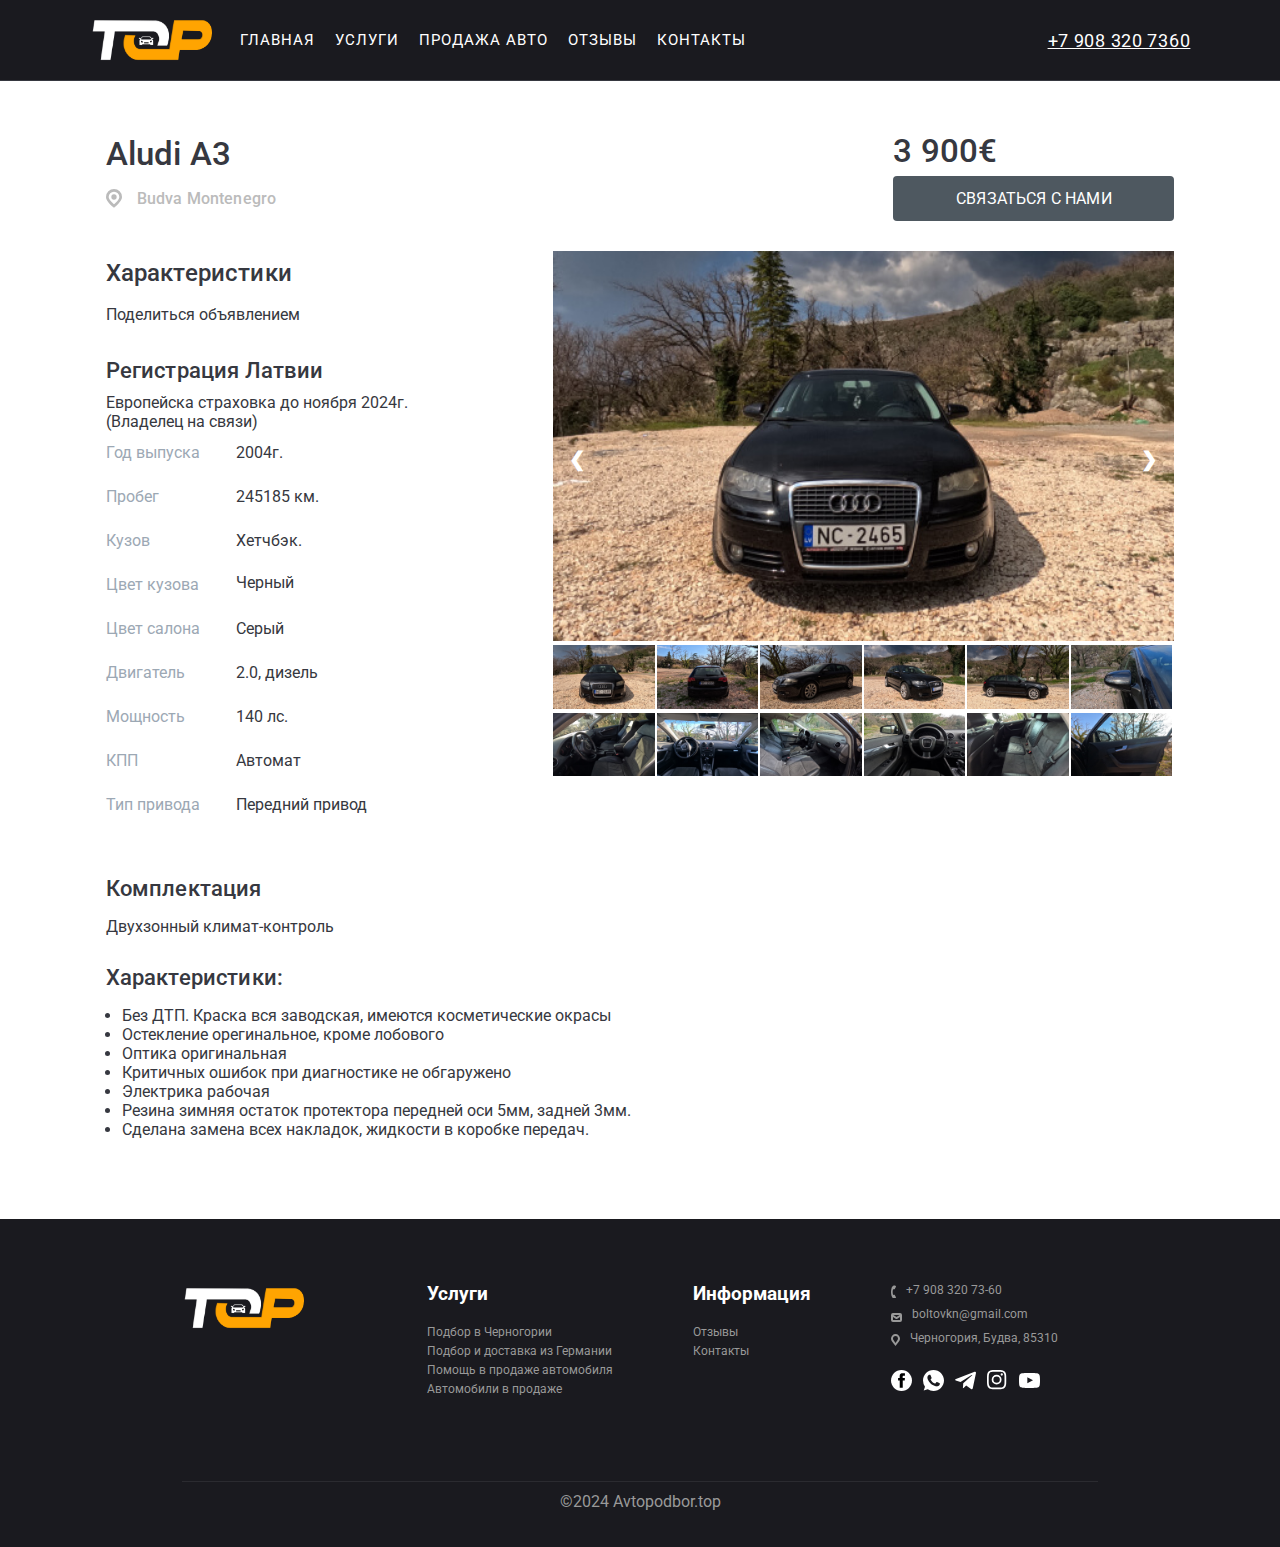
<file: autoAudiA3.html>
<!DOCTYPE html>
<html lang="ru">

<head>
	<meta charset="UTF-8">
	<title>Продажа Audi A3|Автоподбор Черногория</title>
	<meta name="viewport" content="width=device-width, initial-scale=1.0">
	<meta name="keywords"
		contant="подбор авто в Черногории, автоподбор Черногория, авто подбор в Черногории, подбор авто Черногория, услуги автоподбора в Черногории, проверка автомобиля перед покупкой, подбор авто с пробегом.">
	<meta name="description"
		content="Купить Audi 2004года в Черногории. Хетчбэк. Регистрация Латвии.Европейска страховка до ноября 2024г.(владелец на связи). дизель, 2.0,  140лс,  акпп, пробег 245185 км">
	<meta property="og:type" content="website">
	<meta property="og:image" content="https://avtopodbor.top/og-img.png">
	<meta property="og:locale" content="ru_RU">
	<meta property="og:url" content="https://avtopodbor.top/">
	<meta property="og:site_name" content="Avtopodbor.top">
	<meta property="og:title" content="Подбор авто в Черногории.">
	<meta property="og:description"
		content="Услуга автоподбора в Черногории. Профессиональная помощь в покупке и продаже авто. WhatsApp ☎ +79083207360">
	<link rel="stylesheet" type="text/css" href="css/global.css">
	<link rel="stylesheet" type="text/css" href="css/header.css">
	<link rel="stylesheet" type="text/css" href="css/underheader.css">
	<link rel="stylesheet" type="text/css" href="css/cards.css">
	<link rel="stylesheet" type="text/css" href="css/services-germany.css">
	<link rel="stylesheet" type="text/css" href="css/services-montenegro.css">
	<link rel="stylesheet" type="text/css" href="css/services-sale.css">
	<link rel="stylesheet" type="text/css" href="css/about-me.css">
	<link rel="stylesheet" type="text/css" href="css/modal.css">
	<link rel="stylesheet" type="text/css" href="css/accordionIcon.css">
	<link rel="stylesheet" type="text/css" href="css/block-auto.css">
	<link rel="stylesheet" type="text/css" href="css/social-link.css">
	<link rel="stylesheet" type="text/css" href="css/itc-slider-1item.css">
	<link rel="stylesheet" type="text/css" href="css/footer.css">
	<link
		href="https://fonts.googleapis.com/css2?family=Roboto:ital,wght@0,100;0,300;0,400;0,500;0,700;0,900;1,100;1,300;1,400;1,500;1,700;1,900&display=swap"
		rel="stylesheet">
	<link rel="stylesheet" type="text/css" href="css/swiper-slider-transformer.css">
	<link rel="stylesheet" type="text/css" href="swiper/swiper-bundle.min.css">
	<link rel="icon" href="/favicon-32x32.png" sizes="32x32">
	<link rel="icon" href="/android-chrome-192x192.png" sizes="192x192">
	<link rel="apple-touch-icon" href="/apple-touch-icon.png" sizes="200x200">
</head>

<body>
	<!--Header-->
	<header class="header carsForSale-border">
		<div class="header-container">
			<!--logo-->
			<div class="header-logo">
				<a href="index.html"><img src="images/img/logo4.png" alt="logo"></a>
			</div>
			<!---MENU-->
			<div class="header-menu menu">
				<nav class="menu-body">
					<ul class="menu-list">
						<li class="menu-link"><a href="index.html">Главная</a></li>
						<li class="menu-link ">
							<a class="arrow-button">Услуги</a><span class="menu-arrow"></span>
							<ul class="menu-sub-list">
								<li class="menu-sub-link"><a data-goto=".page_section_1" href="services-montenegro.html">Автоподбор в
										Черногории</a>
								</li>
								<li class="menu-sub-link"><a data-goto=".page_section_2" href="services-germany.html">ПОДБОР В
										ГЕРМАНИИ</a>
								</li>
								<li class="menu-sub-link"><a href="services-sale.html">ПОМОЩЬ В ПРОДАЖЕ АВТО</a>
								</li>
							</ul>
						</li>
						<li class="menu-link"><a href="sale.html ">Продажа авто</a></li>
						<li class="menu-link"><a href="reviews.html">Отзывы</a></li>
						<li class="menu-link last-child"><a href="contacts.html">Контакты</a></li>
						<!--social icon-->
						<div class="icon-menu-header social-icon">
							<div class="nav-social-item  icon-menu-header">
								<ul class="nav-social nav-social-mob">
									<li class="nav-social-item ">
										<a title="WhatsApp" href="https://wa.me/79083207360" target="_blank" rel="noopener noreferrer">
											<img class="nci" src="images/icon/Group whatsApp.svg" alt="Whatsapp">
										</a>
									</li>
									<li class="nav-social-item">
										<a title="Fasbook" href=" target_blank" rel="noopener noreferrer">
											<img class="nci" src="images/icon/Group FEASBOOK.svg" alt="Fasbook">
										</a>
									</li>
									<li class="nav-social-item ">
										<a title="Telegram" href="https://t.me/avtopodbor_top" target="_blank" rel="noopener noreferrer">
											<img class="nci" src="images/icon/Group TELTGRAM.svg" alt="Telegram">
										</a>
									</li>
									<li class="nav-social-item">
										<a title="Instagram" href="https://instagram.com/avtopodbor.top" target="_blank"
											rel="noopener noreferrer">
											<img class="nci" src="images/icon/Group INSTAGRAM.svg" alt="Instagram">
										</a>
									</li>
									<li class="nav-social-item">
										<a title="YouTube" href="https://www.youtube.com/@avtopodbor_bkn" target="_blank"
											rel="noopener noreferrer">
											<img class="nci" src="images/icon/Group YouTube.svg" alt="YouTub">
										</a>
									</li>
									<li class="nav-social-item">
										<a title="Viber" href="viber://chat?number=79083207360" target="_blank" rel="noopener noreferrer">
											<img class="" src="images/icon/Group viber.svg" alt="Viber">
										</a>
									</li>
								</ul>
							</div>
						</div>
					</ul>
				</nav>
			</div>
			<!--tel number link-->
			<div class="header-box-button">
				<a class="header-tel" href="https://wa.me/79083207360" title="WhatsApp" target="_blank"
					rel="noopener noreferrer">
					+7 908 320 7360</a>
			</div>
			<!--BURGER------->
			<div class="box-menu-icon">
				<div class="menu-icon">
					<span></span>
				</div>
			</div>
		</div>
	</header>

	<!--BreadCrumb-->
	<div class="breadcrumb" style="background-color: #fff;">
			<a href="index.html"><svg style="fill: #767677;" width="16" height="16" xmlns="http://www.w3.org/2000/svg"
			viewBox="0 0 16 16">
			<path d="M2 15V6.8a1 1 0 0 1 .308-.722l5-4.791a1 1 0 0 1 1.384 0l5 4.791A1 1 0 0 1 14 6.8V15h-4v-5H6v5z"></path>
		</svg>
	</a>
		<svg class="arrow-lite" xmlns="http://www.w3.org/2000/svg" viewBox="0 0 20 33.5">
			<path d="M0 0h5.223l14.769 16.87L5.343 33.5H.12l12.908-16.63z"></path>
		</svg>
		<a href="sale.html" style="color: #767676">Продажа авто</a>
		<svg class="arrow-lite" xmlns="http://www.w3.org/2000/svg" viewBox="0 0 20 33.5">
			<path d="M0 0h5.223l14.769 16.87L5.343 33.5H.12l12.908-16.63z"></path>
		</svg>
		<span style="color: #BBB">Audi A3</span>
	</div>

	<section class="carsForSale">
		<div class="block-container">
			<div class="cfs-header">
				<div class="name">
					<h2 class="text__h2">Aludi A3</h>
						<div class="label">
							<svg  width="16" height="19"  xmlns="http://www.w3.org/2000/svg" class="jss118"
								data-testid="geoIcon">
								<path fill-rule="evenodd" clip-rule="evenodd"
									d="M8 0a8 8 0 018 8c0 2.945-2.667 6.501-8 10.667C2.667 14.5 0 10.945 0 8a8 8 0 018-8zm0 2.667A5.333 5.333 0 002.667 8c0 1.598 1.61 3.985 4.992 6.934l.341.293.341-.293c3.262-2.843 4.875-5.165 4.986-6.76L13.333 8A5.333 5.333 0 008 2.667zm0 2.666a2.667 2.667 0 110 5.334 2.667 2.667 0 010-5.334z"
									fill="#bbb"></path>
							</svg>
							<span>Budva Montenegro</span>
						</div>
				</div>
				<!--SWIPER mob -->
				<div class="container-swiper">
					<div style="--swiper-navigation-color: #fff; --swiper-pagination-color: #fff" class="swiper mySwiper2">
						<div class="swiper-wrapper">
							<div class="swiper-slide">
								<div class="numbertext">1 / 10</div>
								<img src="images/AudiA3/1.jpg">
							</div>
							<div class="swiper-slide">
								<div class="numbertext">2 / 10</div>
								<img src="images/AudiA3/2.jpg">
							</div>
							<div class="swiper-slide">
								<div class="numbertext">3 / 10</div>
								<img src="images/AudiA3/3.jpg">
							</div>
							<div class="swiper-slide">
								<div class="numbertext">4 / 10</div>
								<img src="images/AudiA3/4.jpg">
							</div>
							<div class="swiper-slide">
								<div class="numbertext">5 / 10</div>
								<img src="images/AudiA3/5.jpg">
							</div>
							<div class="swiper-slide">
								<div class="numbertext">6/10</div>
								<img src="images/AudiA3/6.jpg">
							</div>
							<div class="swiper-slide">
								<div class="numbertext">7 / 10</div>
								<img src="images/AudiA3/7.jpg">
							</div>
							<div class="swiper-slide">
								<div class="numbertext">8 / 10</div>
								<img src="images/AudiA3/8.jpg">
							</div>
							<div class="swiper-slide">
								<div class="numbertext">9 / 10</div>
								<img src="images/AudiA3/9.jpg">
							</div>
							<div class="swiper-slide">
								<div class="numbertext">10 / 10</div>
								<img src="images/AudiA3/10.jpg">
							</div>
							<div class="swiper-slide">
								<div class="numbertext">11 / 10</div>
								<img src="images/AudiA3/11.jpg">
							</div>
							<div class="swiper-slide">
								<div class="numbertext">12 / 10</div>
								<img src="images/AudiA3/12.jpg">
							</div>
						</div>
					</div>
					<div class="swiper-btn">
						<div class="swiper-button-next" style="color:#fff;  z-index: 4;"></div>
					</div>
					<div class="swiper-button-prev" style="color:#fff; z-index: 4;"></div>
					<div class="swiper mySwiper">
						<div class="swiper-wrapper">
							<div class="swiper-slide">
								<img src="images/AudiA3/1.jpg">
							</div>
							<div class="swiper-slide">
								<img src="images/AudiA3/2.jpg">
							</div>
							<div class="swiper-slide">
								<img src="images/AudiA3/3.jpg">
							</div>
							<div class="swiper-slide">
								<img src="images/AudiA3/4.jpg">
							</div>
							<div class="swiper-slide">
								<img src="images/AudiA3/5.jpg">
							</div>
							<div class="swiper-slide">
								<img c src="images/AudiA3/6.jpg">
							</div>
							<div class="swiper-slide">
								<img src="images/AudiA3/7.jpg">
							</div>
							<div class="swiper-slide">
								<img src="images/AudiA3/8.jpg">
							</div>
							<div class="swiper-slide">
								<img src="images/AudiA3/9.jpg">
							</div>
							<div class="swiper-slide">
								<img src="images/AudiA3/10.jpg">
							</div>
							<div class="swiper-slide">
								<img src="images/AudiA3/11.jpg">
							</div>
							<div class="swiper-slide">
								<img src="images/AudiA3/12.jpg">
							</div>
						</div>
					</div>
				</div>
				<div class="саr-price">
					<div class="text__h2" style="padding-bottom: 5px; ">3 900€</div>
					<div class=" ">
						<a class="btn cfs-button" href="https://wa.me/79083207360" title="WhatsApp" target="_blank"
							rel="noopener noreferrer">
							Связаться с нами
						</a>
					</div>
				</div>
			</div>
			<!--Slideshow Gallery--pk-->
			<div class="cfs__slide-wrapper">
				<div class="cfs__slide-container">
					<div class="mySlides">
						<img src="images/AudiA3/1.jpg" style="width:100%">
					</div>
					<div class="mySlides">
						<img src="images/AudiA3/2.jpg" style="width:100%">
					</div>
					<div class="mySlides">
						<img src="images/AudiA3/3.jpg" style="width:100%">
					</div>
					<div class="mySlides">
						<img src="images/AudiA3/4.jpg" style="width:100%">
					</div>
					<div class="mySlides">
						<img src="images/AudiA3/5.jpg" style="width:100%">
					</div>
					<div class="mySlides">
						<img src="images/AudiA3/6.jpg" style="width:100%">
					</div>
					<div class="mySlides">
						<img src="images/AudiA3/7.jpg" style="width:100%">
					</div>
					<div class="mySlides">
						<img src="images/AudiA3/8.jpg" style="width:100%">
					</div>
					<div class="mySlides">
						<img src="images/AudiA3/9.jpg" style="width:100%">
					</div>
					<div class="mySlides">
						<img src="images/AudiA3/10.jpg" style="width:100%">
					</div>
					<div class="mySlides">
						<img src="images/AudiA3/11.jpg" style="width:100%">
					</div>
					<div class="mySlides">
						<img src="images/AudiA3/12.jpg" style="width:100%">
					</div>
					<a class="prev" onclick="plusSlides(-1)">❮</a>
					<a class="next" onclick="plusSlides(1)">❯</a>
					<!-- <div class="caption-container">подробнее<p id="caption"></p></div> -->
					<div class="row">
						<div class="column">
							<img class="demo cursor" src="images/AudiA3/1.jpg" style="width:100%" onclick="currentSlide(1)" alt="">
						</div>
						<div class="column">
							<img class="demo cursor" src="images/AudiA3/2.jpg" style="width:100%" onclick="currentSlide(2)" alt="">
						</div>
						<div class="column">
							<img class="demo cursor" src="images/AudiA3/3.jpg" style="width:100%" onclick="currentSlide(3)" alt="">
						</div>
						<div class="column">
							<img class="demo cursor" src="images/AudiA3/4.jpg" style="width:100%" onclick="currentSlide(4)" alt="">
						</div>
						<div class="column">
							<img class="demo cursor" src="images/AudiA3/5.jpg" style="width:100%" onclick="currentSlide(5)" alt="">
						</div>
						<div class="column">
							<img class="demo cursor" src="images/AudiA3/6.jpg" style="width:100%" onclick="currentSlide(6)"
								alt="Snowy Mountains">
						</div>
						<div class="column">
							<img class="demo cursor" src="images/AudiA3/7.jpg" style="width:100%" onclick="currentSlide(7)"
								alt="The Woods">
						</div>
						<div class="column">
							<img class="demo cursor" src="images/AudiA3/8.jpg" style="width:100%" onclick="currentSlide(8)"
								alt="Cinque Terre">
						</div>
						<div class="column">
							<img class="demo cursor" src="images/AudiA3/9.jpg" style="width:100%" onclick="currentSlide(9)"
								alt="Mountains and fjords">
						</div>
						<div class="column">
							<img class="demo cursor" src="images/AudiA3/10.jpg" style="width:100%" onclick="currentSlide(10)"
								alt="Northern Lights">
						</div>
						<div class="column">
							<img class="demo cursor" src="images/AudiA3/11.jpg" style="width:100%" onclick="currentSlide(11)"
								alt="Mountains and fjords">
						</div>
						<div class="column">
							<img class="demo cursor" src="images/AudiA3/12.jpg" style="width:100%" onclick="currentSlide(12)"
								alt="Northern Lights">
						</div>
					</div>
				</div>
				<!-- Auto-escription -->
				<div class="cfs__description">
					<div class="options">
						<h3 class="text__h3">Характеристики</h3>
						<div class="share">
							<!-- <svg width="18" height="20" viewBox="0 0 18 20" fill="none" xmlns="http://www.w3.org/2000/svg">
								<path fill-rule="evenodd" clip-rule="evenodd"
									d="M14.319 7.2C16.352 7.2 18 5.588 18 3.6S16.352 0 14.32 0c-2.034 0-3.682 1.612-3.682 3.6 0 .116.005.231.016.344L5.925 7.145A3.72 3.72 0 0 0 3.682 6.4C1.648 6.4 0 8.012 0 10s1.648 3.6 3.682 3.6a3.72 3.72 0 0 0 2.243-.745l4.728 3.2a3.557 3.557 0 0 0-.016.345c0 1.988 1.648 3.6 3.682 3.6C16.352 20 18 18.388 18 16.4s-1.648-3.6-3.681-3.6a3.713 3.713 0 0 0-2.605 1.055L7.263 10.84a3.533 3.533 0 0 0 0-1.682l4.452-3.014A3.712 3.712 0 0 0 14.319 7.2Z"
									fill="currentColor"></path>
							</svg> -->
							<p>Поделиться объявлением</p>
						</div>
						<!-- uSocial -->
						<script async src="https://usocial.pro/usocial/usocial.js?uid=6ceb2d5918f77807&v=6.1.5"
							data-script="usocial" charset="utf-8"></script>
						<div class="uSocial-Share" data-pid="e066e3be9b5226c04ef7fe339c264a2e" data-type="share"
							data-options="round-rect,style1,default,absolute,horizontal,size24,eachCounter0,counter0,nomobile,mobile_position_right"
							data-social="fb,wa,telegram,vi,twi,vk,ok"></div>
						<!-- /uSocial -->
						<h5 class="text__h5">Регистрация Латвии</h5>
						<p>Европейска страховка до ноября 2024г.<br> (Владелец на связи)</p>
						<ul>
							<li>
								<p class="options-name">Год выпуска</p>
								<p class="options-name-p">2004г.</p>
							</li>
							<li>
								<p class="options-name">Пробег</p>
								<p class="options-name-p">245185 км.</p>
							</li>
							<li>
								<p class="options-name">Кузов</p>
								<p class="options-name-p">Хетчбэк.</p>
							</li>
							<li>
								<p class="options-name">Цвет кузова</p>
								<p>Черный</p>
							</li>
							<li>
								<p class="options-name">Цвет салона</p>
								<p class="options-name-p">Серый</p>
							</li>
							<li>
								<p class="options-name">Двигатель</p>
								<p class="options-name-p">2.0, дизель</p>
							</li>
							<li>
								<p class="options-name">Мощность</p>
								<p class="options-name-p">140 лс.</p>
							</li>
							<li>
								<p class="options-name">КПП</p>
								<p class="options-name-p">Автомат</p>
							</li>
							<li>
								<p class="options-name">Тип привода</p>
								<p class="options-name-p">Передний привод</p>
							</li>
						</ul>
					</div>
				</div>
			</div>
			<!-- cfs__configuration -->
			<div class="cfs__configuration">
				<div class="cfs__configuration-item">
					<h3 class="text__h5 ">Комплектация</h3>
					<!-- <div class="small-line"></div> -->
					<p class="step-bottom">Двухзонный климат-контроль</p>
				</div>
				<div class="cfs__configuration-item">
					<h3 class="text__h5 ">Характеристики:</h3>
					<ul class="cfs__configuration-dots">
						<li>Без ДТП. Краска вся заводская, имеются косметические окрасы</li>
						<li>Остекление орегинальное, кроме лобового</li>
						<li>Оптика оригинальная</li>
						<li>Критичных ошибок при диагностике не обгаружено</li>
						<li>Электрика рабочая </li>
						<li>Резина зимняя остаток протектора передней оси 5мм, задней 3мм. </li>
						<li>Сделана замена всех накладок, жидкости в коробке передач. </li>
					</ul>
				</div>
			</div>
	</section>
	<!-- Стрелка на верх -->
	<div class="up-arrow">
		<div class="btn-up btn-up_hide"><span><wb-icon name="bds/chevron-up/24" class="hydrated" aria-hidden="true"><svg
						xmlns="http://www.w3.org/2000/svg" viewBox="0 0 24 24">
						<path d="m4.95 14.8 1.4 1.4 5.6-5.7 5.6 5.7 1.5-1.3-7.1-7.1z"></path>
					</svg>
				</wb-icon></span></div>
	</div>
		<!-- FOOTER -->
		<footer class="footer">
			<div class="footer-container ">
				<div class="footer-row">
					<div class="footer-item-logo" style="">
						<div class="footer-logo">
							<a href="index.html"><img src="images/img/logo4.png" alt="logo"></a>
						</div>
					</div>
					<div class="footer-row2">
						<div class="footer-item footer-item1">
							<h3>Услуги</h3>
							<a class="footer-link" href="services-montenegro.html">Подбор в Черногории</a>
							<a class="footer-link" href="services-germany.html">Подбор и доставка из Германии</a>
							<a class="footer-link" href="services-sale.html">Помощь в продаже автомобиля</a>
							<a class="footer-link" href="sale.html">Автомобили в продаже</a>
						</div>
						<div class="footer-item footer-item2">
							<h3>Информация</h3>
							<a class="footer-link" href="reviews.html">Отзывы </a>
							<a class="footer-link" href="contacts.html">Контакты</a>
						</div>
						<div class="footer-item footer-item3">
							<div class="footer-icon tell ">
								<i aria-hidden="true">
									<svg xmlns="http://www.w3.org/2000/svg" width="5" height="13" viewBox="0 0 5 13">
										<path fill="#999" fill-rule="evenodd"
											d="M3.74 9.957c.34.7.718 1.38 1.13 2.04a.617.617 0 0 1-.14.87l-.3.3a.9.9 0 0 1-.8.329 4.036 4.036 0 0 1-1.5-.274C.94 12.543.48 10.872.24 9.559a13.033 13.033 0 0 1 .02-5.081C.51 3.161.99 1.486 2.19.793c.477-.19.986-.288 1.5-.289a.883.883 0 0 1 .8.322l.3.3A.64.64 0 0 1 4.9 2c-.46.8-.79 1.37-1.13 2.045-.15.28-.27.258-.56.214-.19-.028-.32-.049-.47-.072a.535.535 0 0 0-.7.366 8.458 8.458 0 0 0-.39 2.456c-.001.832.123 1.66.37 2.454a.517.517 0 0 0 .69.357l.47-.075c.29-.047.41-.066.56.207v.005Z"
											clip-rule="evenodd" />
									</svg></i>
								<a rel="nofollow" href="tel:+79083207360"><span>+7 908 320 73-60</span></a>
							</div>
							<div class="footer-icon email  ">
								<i aria-hidden="true">
									<svg xmlns="http://www.w3.org/2000/svg" width="11" height="9" viewBox="0 0 11 9">
										<path data-name="Rectangle 583 copy 16"
											d="M367,142h-7a2,2,0,0,1-2-2v-5a2,2,0,0,1,2-2h7a2,2,0,0,1,2,2v5A2,2,0,0,1,367,142Zm0-2v-3.039L364,139h-1l-3-2.036V140h7Zm-6.634-5,3.145,2.079L366.634,135h-6.268Z"
											transform="translate(-358 -133)" />
									</svg>
								</i>
								<a class="footer-link" href="mailto:info@auto-lab.ru"><span>boltovkn@gmail.com</span></a>
							</div>
							<div class="footer-icon address">
								<i aria-hidden="true">
									<svg xmlns="http://www.w3.org/2000/svg" width="9" height="12" viewBox="0 0 9 12">
										<path
											d="M959.135,82.315l0.015,0.028L955.5,87l-3.679-4.717,0.008-.013a4.658,4.658,0,0,1-.83-2.655,4.5,4.5,0,1,1,9,0A4.658,4.658,0,0,1,959.135,82.315ZM955.5,77a2.5,2.5,0,0,0-2.5,2.5,2.467,2.467,0,0,0,.326,1.212l-0.014.022,2.181,3.336,2.034-3.117c0.033-.046.063-0.094,0.093-0.142l0.066-.1-0.007-.009a2.468,2.468,0,0,0,.32-1.2A2.5,2.5,0,0,0,955.5,77Z"
											transform="translate(-951 -75)" />
									</svg></i><span>Черногория, Будва, 85310</span>
							</div>
							<ul class="nav-social footer-social">
								<li class="nav-social-item footer-social-item">
									<a title="Fasbook" href="https://www.facebook.com/profile.php?id=100087437070397&mibextid=ZbWKwL"
										target="_blank" rel="noopener noreferrer">
										<wb-icon name="facebook" class="footer-hydrated" aria-hidden="true">
											<svg xmlns="http://www.w3.org/2000/svg" width="100" height="100" fill="none" viewBox="0 0 100 100">
												<g clip-path="url(#a)">
													<path fill="##1a1a1f"
														d="M50 100c27.614 0 50-22.386 50-50S77.614 0 50 0 0 22.386 0 50s22.386 50 50 50Z" />
													<path fill="#000"
														d="M66.258 15.347H55.182c-6.574 0-13.885 2.765-13.885 12.293.033 3.32 0 6.499 0 10.077h-7.604v12.1h7.84v34.835h14.405V49.588h9.508l.86-11.905H55.69s.024-5.295 0-6.833c0-3.765 3.918-3.55 4.153-3.55 1.865 0 5.49.006 6.42 0V15.347h-.005Z" />
												</g>
												<defs>
													<clipPath id="a">
														<path fill="#fff" d="M0 0h100v100H0z" />
													</clipPath>
												</defs>
											</svg>
										</wb-icon>
									</a>
								</li>
								<li class="nav-social-item footer-social-item">
									<a title="WhatsApp" href="https://wa.me/79083207360" target="_blank" rel="noopener noreferrer">
										<wb-icon name="whatsapp" class="footer-hydrated" aria-hidden="true">
											<svg xmlns="http://www.w3.org/2000/svg" viewBox="0 0 16 16">
												<path
													d="M8.002 0h-.004C3.587 0 0 3.588 0 8a7.94 7.94 0 0 0 1.523 4.689l-.997 2.972 3.075-.983A7.93 7.93 0 0 0 8.002 16C12.413 16 16 12.411 16 8s-3.587-8-7.998-8zm4.655 11.297c-.193.545-.959.997-1.57 1.129-.418.089-.964.16-2.802-.602-2.351-.974-3.865-3.363-3.983-3.518-.113-.155-.95-1.265-.95-2.413s.583-1.707.818-1.947c.193-.197.512-.287.818-.287.099 0 .188.005.268.009.235.01.353.024.508.395.193.465.663 1.613.719 1.731.057.118.114.278.034.433-.075.16-.141.231-.259.367-.118.136-.23.24-.348.386-.108.127-.23.263-.094.498.136.23.606.997 1.298 1.613.893.795 1.617 1.049 1.876 1.157.193.08.423.061.564-.089.179-.193.4-.513.625-.828.16-.226.362-.254.574-.174.216.075 1.359.64 1.594.757.235.118.39.174.447.273.056.099.056.564-.137 1.11z" />
											</svg>
										</wb-icon>
									</a>
								</li>
								<li class="nav-social-item footer-social-item">
									<a title="Telegram" href="https://t.me/avtopodbor_top" target="_blank" rel="noopener noreferrer">
										<wb-icon name="telegram" class="footer-hydrated" aria-hidden="true">
											<svg xmlns="http://www.w3.org/2000/svg" viewBox="0 0 24 24">
												<path
													d="m9.417 15.181-.397 5.584c.568 0 .814-.244 1.109-.537l2.663-2.545 5.518 4.041c1.012.564 1.725.267 1.998-.931L23.93 3.821l.001-.001c.321-1.496-.541-2.081-1.527-1.714l-21.29 8.151c-1.453.564-1.431 1.374-.247 1.741l5.443 1.693L18.953 5.78c.595-.394 1.136-.176.691.218z" />
											</svg>
											</svg></wb-icon>
									</a>
								</li>
								<li class="social-item footer-social-item">
									<a title="Instagram" href="https://instagram.com/avtopodbor.top" target="_blank"
										rel="noopener noreferrer">
										<wb-icon name="instagram" class="footer-hydrated" aria-hidden="true">
											<svg xmlns="http://www.w3.org/2000/svg" viewBox="0 0 24 24">
												<path
													d="M11 1.982c2.937 0 3.285.011 4.445.064 1.072.049 1.655.228 2.043.379.513.2.88.438 1.265.823.385.385.623.751.823 1.265.151.388.33.97.379 2.043.053 1.16.064 1.508.064 4.445s-.011 3.285-.064 4.445c-.049 1.072-.228 1.655-.379 2.043-.2.513-.438.88-.823 1.265a3.41 3.41 0 0 1-1.265.823c-.388.151-.97.33-2.043.379-1.16.053-1.508.064-4.445.064s-3.285-.011-4.445-.064c-1.072-.049-1.655-.228-2.043-.379-.513-.2-.88-.438-1.265-.823a3.41 3.41 0 0 1-.823-1.265c-.151-.388-.33-.97-.379-2.043-.052-1.161-.063-1.509-.063-4.446s.011-3.285.064-4.445c.049-1.072.228-1.655.379-2.042.2-.513.438-.88.823-1.265a3.41 3.41 0 0 1 1.265-.823c.388-.151.97-.33 2.043-.379 1.159-.053 1.507-.064 4.444-.064M11 0C8.013 0 7.638.013 6.465.066c-1.171.053-1.97.239-2.67.511a5.412 5.412 0 0 0-1.949 1.269A5.412 5.412 0 0 0 .577 3.795c-.272.7-.458 1.499-.511 2.67C.013 7.638 0 8.013 0 11s.013 3.362.066 4.535c.053 1.171.239 1.97.511 2.67a5.382 5.382 0 0 0 1.269 1.948 5.39 5.39 0 0 0 1.948 1.269c.7.272 1.499.458 2.67.511C7.638 21.987 8.013 22 11 22s3.362-.013 4.535-.066c1.171-.053 1.97-.239 2.67-.511a5.382 5.382 0 0 0 1.948-1.269 5.39 5.39 0 0 0 1.269-1.948c.272-.7.458-1.499.511-2.67.054-1.174.067-1.549.067-4.536s-.013-3.362-.066-4.535c-.053-1.171-.239-1.97-.511-2.67a5.382 5.382 0 0 0-1.269-1.948A5.39 5.39 0 0 0 18.206.578c-.7-.272-1.499-.458-2.67-.511C14.362.013 13.987 0 11 0z">
												</path>
												<path
													d="M11 5.351a5.649 5.649 0 1 0 0 11.298A5.649 5.649 0 0 0 11 5.35zm0 9.316a3.667 3.667 0 1 1 0-7.335 3.667 3.667 0 0 1 0 7.335z">
												</path>
												<circle cx="16.872" cy="5.128" r="1.32"></circle>
											</svg>
										</wb-icon>
									</a>
								</li>
								<li class="nav-social-item footer-social-item ">
									<a title="YouTube" href="https://www.youtube.com/@avtopodbor_bkn" target="_blank"
										rel="noopener noreferrer">
										<wb-icon name="youtube" class="footer-hydrated" aria-hidden="true">
											<svg xmlns="http://www.w3.org/2000/svg" viewBox="0 0 31 21.803">
												<path d="m19.584 11.118-.001-.001 1.031-.534-1.03.535"></path>
												<path
													d="	m12.3 14.923-.001-8.71 8.376 4.37-8.375 4.34zM30.69 4.704s-.303-2.136-1.232-3.077C28.279.392 26.958.386 26.352.314 22.014 0 15.507 0 15.507 0h-.013S8.987 0 4.649.314c-.607.072-1.928.078-3.107 1.313C.612 2.567.31 4.704.31 4.704S0 7.212 0 9.721v2.352c0 2.509.31 5.017.31 5.017s.302 2.136 1.232 3.077c1.179 1.235 2.728 1.196 3.418 1.325 2.48.238 10.54.311 10.54.311s6.514-.01 10.852-.323c.606-.072 1.927-.078 3.106-1.313.93-.941 1.232-3.077 1.232-3.077s.31-2.509.31-5.017V9.721c0-2.509-.31-5.017-.31-5.017z">
												</path>
											</svg></wb-icon>
									</a>
								</li>
							</ul>
						</div>
					</div>
				</div>
			</div>
			<div class="footer-bottom-text"><span>©2024 Avtopodbor.top</span></div>
		</footer>

	<!-- swiper 3/1-->
	<script>
		window.addEventListener('DOMContentLoaded', () => {
			const resizableSwiper = (breakpoint, swiperClass, swiperSettings, callback) => {
				let swiper;
				breakpoint = window.matchMedia(breakpoint);
				const enableSwiper = function (className, settings) {
					swiper = new Swiper(className, settings);
					if (callback) {
						callback(swiper);
					}
				}
				const checker = function () {
					if (breakpoint.matches) {
						return enableSwiper(swiperClass, swiperSettings);
					} else {
						if (swiper !== undefined) swiper.destroy(true, true);
						return;
					}
				};
				breakpoint.addEventListener('change', checker);
				checker();
			}
			const someFunc = (instance) => {
				if (instance) {
					instance.on('slideChange', function (e) {
						console.log('*** mySwiper.activeIndex', instance.activeIndex);
					});
				}
			};
			resizableSwiper(
				'(max-width: 900px)',
				'.slider-1',
				{
					loop: true,
					spaceBetween: 32,
					slidesPerView: 1,
					pagination: {
						el: '.swiper-pagination',
						clickable: true,
					},
				},
				someFunc
			);
			resizableSwiper(
				'(max-width: 1500px)',
				'.slider-2',
				{
					loop: true,
					spaceBetween: 10,
					slidesPerView: 3,
					freeMode: true,
					breakpoints: {
						1200: {
							spaceBetween: 20,
						}
					}
				}
			);
		});
	</script>
	<!-- /*>Slideshow Gallery*/ -->
	<script>
		let slideIndex = 1;
		showSlides(slideIndex);
		function plusSlides(n) {
			showSlides(slideIndex += n);
		}
		function currentSlide(n) {
			showSlides(slideIndex = n);
		}
		function showSlides(n) {
			let i;
			let slides = document.getElementsByClassName("mySlides");
			let dots = document.getElementsByClassName("demo");
			let captionText = document.getElementById("caption");
			if (n > slides.length) { slideIndex = 1 }
			if (n < 1) { slideIndex = slides.length }
			for (i = 0; i < slides.length; i++) {
				slides[i].style.display = "none";
			}
			for (i = 0; i < dots.length; i++) {
				dots[i].className = dots[i].className.replace(" active", "");
			}
			slides[slideIndex - 1].style.display = "block";
			dots[slideIndex - 1].className += "active";
			captionText.innerHTML = dots[slideIndex - 1].alt;
		}
	</script>
	<script src="swiper/swiper-bundle.min.js"></script>
	<script src="JS/menu.js"></script>
	<script src='JS/swiper.js'></script>
	<script src='JS/up-arrow.js'></script>
</body>

</html>
</file>
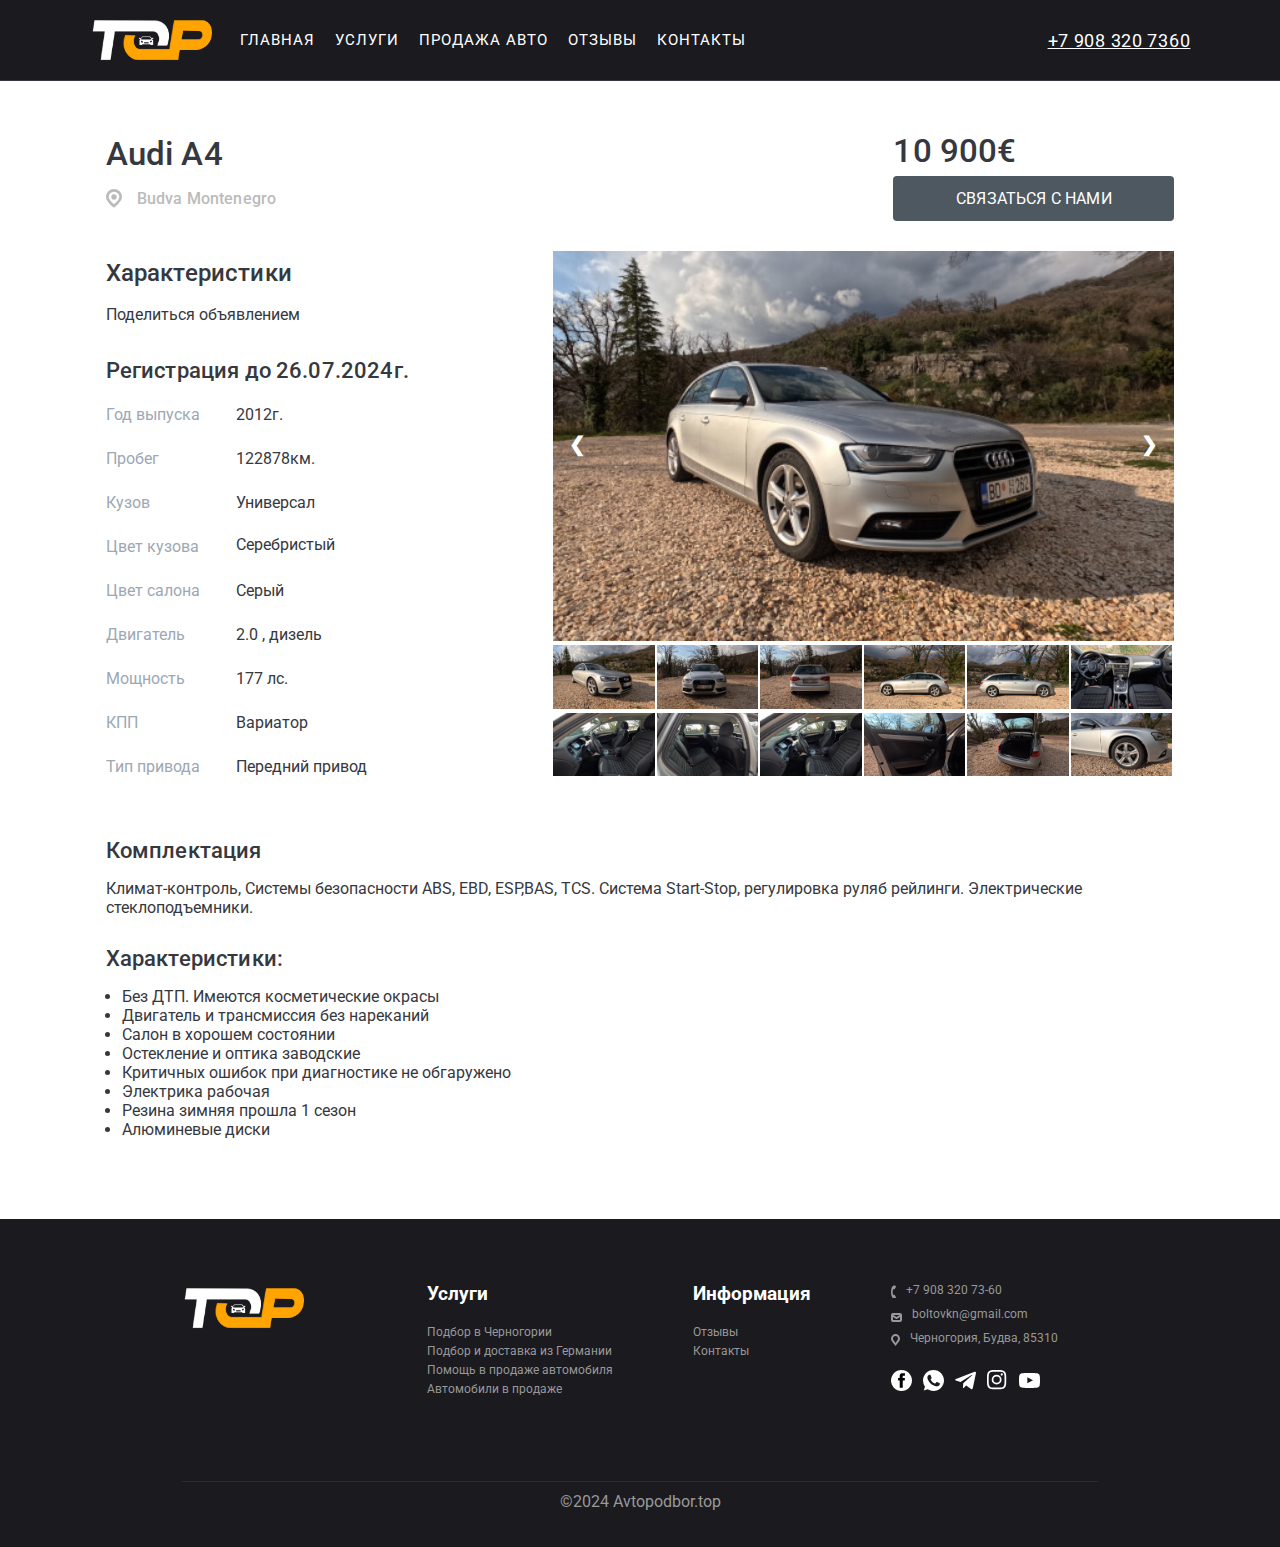
<file: autoAudiA4.html>
<!DOCTYPE html>
<html lang="ru">

<head>
	<meta charset="UTF-8">
	<title>Продажа Audi A4|Автоподбор Черногория</title>
	<meta name="viewport" content="width=device-width, initial-scale=1.0">
	<meta name="keywords"
		contant="подбор авто в Черногории, автоподбор Черногория, авто подбор в Черногории, подбор авто Черногория, услуги автоподбора в Черногории, проверка автомобиля перед покупкой, подбор авто с пробегом.">
	<meta name="description"		content="Купить Audi A4 2012года в Черногории, дизель, 2.0,  177лс, вариатор, пробег 122878км км, салон серый, ткань, передний привод. ">
	<meta property="og:type" content="website">
	<meta property="og:image" content="https://avtopodbor.top/og-img.png">
	<meta property="og:locale" content="ru_RU">
	<meta property="og:url" content="https://avtopodbor.top/">
	<meta property="og:site_name" content="Avtopodbor.top">
	<meta property="og:title" content="Подбор авто в Черногории.">
	<meta property="og:description"	content="Услуга автоподбора в Черногории. Профессиональная помощь в покупке и продаже авто. WhatsApp ☎ +79083207360">
	<link rel="stylesheet" type="text/css" href="css/global.css">
	<link rel="stylesheet" type="text/css" href="css/header.css">
	<link rel="stylesheet" type="text/css" href="css/underheader.css">
	<link rel="stylesheet" type="text/css" href="css/cards.css">
	<link rel="stylesheet" type="text/css" href="css/services-germany.css">
	<link rel="stylesheet" type="text/css" href="css/services-montenegro.css">
	<link rel="stylesheet" type="text/css" href="css/services-sale.css">
	<link rel="stylesheet" type="text/css" href="css/about-me.css">
	<link rel="stylesheet" type="text/css" href="css/accordionIcon.css">
	<link rel="stylesheet" type="text/css" href="css/block-auto.css">
	<link rel="stylesheet" type="text/css" href="css/social-link.css">
	<link rel="stylesheet" type="text/css" href="css/itc-slider-1item.css">
	<link rel="stylesheet" type="text/css" href="css/footer.css">
	<link
		href="https://fonts.googleapis.com/css2?family=Roboto:ital,wght@0,100;0,300;0,400;0,500;0,700;0,900;1,100;1,300;1,400;1,500;1,700;1,900&display=swap"
		rel="stylesheet">
	<link rel="stylesheet" type="text/css" href="css/swiper-slider-transformer.css">
	<link rel="stylesheet" type="text/css" href="swiper/swiper-bundle.min.css">
	<link rel="icon" href="/favicon-32x32.png" sizes="32x32">
	<link rel="icon" href="/android-chrome-192x192.png" sizes="192x192">
	<link rel="apple-touch-icon" href="/apple-touch-icon.png" sizes="200x200">
</head>
<body>
<!--Heder-->
<header class="header carsForSale-border">
	<div class="header-container">
		<!--logo-->
		<div class="header-logo">
			<a href="index.html"><img src="images/img/logo4.png" alt="logo"></a>
		</div>
		<!---MENU-->
		<div class="header-menu menu">
			<nav class="menu-body">
				<ul class="menu-list">
					<li class="menu-link"><a href="index.html">Главная</a></li>
					<li class="menu-link ">
						<a class="arrow-button">Услуги</a><span class="menu-arrow"></span>
						<ul class="menu-sub-list">
							<li class="menu-sub-link"><a data-goto=".page_section_1" href="services-montenegro.html">Автоподбор в
									Черногории</a>
							</li>
							<li class="menu-sub-link"><a data-goto=".page_section_2" href="services-germany.html">ПОДБОР В
									ГЕРМАНИИ</a>
							</li>
							<li class="menu-sub-link"><a href="services-sale.html">ПОМОЩЬ В ПРОДАЖЕ АВТО</a>
							</li>
						</ul>
					</li>
					<li class="menu-link"><a href="sale.html ">Продажа авто</a></li>
					<li class="menu-link"><a href="reviews.html">Отзывы</a></li>
					<li class="menu-link last-child"><a href="contacts.html">Контакты</a></li>
					<!--social icon-->
					<div class="icon-menu-header social-icon">
						<div class="nav-social-item  icon-menu-header">
							<ul class="nav-social nav-social-mob">
								<li class="nav-social-item ">
									<a title="WhatsApp" href="https://wa.me/79083207360" target="_blank" rel="noopener noreferrer">
										<img class="nci" src="images/icon/Group whatsApp.svg" alt="Whatsapp">
									</a>
								</li>
								<li class="nav-social-item">
									<a title="Fasbook" href=" target_blank" rel="noopener noreferrer">
										<img class="nci" src="images/icon/Group FEASBOOK.svg" alt="Fasbook">
									</a>
								</li>
								<li class="nav-social-item ">
									<a title="Telegram" href="https://t.me/avtopodbor_top" target="_blank" rel="noopener noreferrer">
										<img class="nci" src="images/icon/Group TELTGRAM.svg" alt="Telegram">
									</a>
								</li>
								<li class="nav-social-item">
									<a title="Instagram" href="https://instagram.com/avtopodbor.top" target="_blank"
										rel="noopener noreferrer">
										<img class="nci" src="images/icon/Group INSTAGRAM.svg" alt="Instagram">
									</a>
								</li>
								<li class="nav-social-item">
									<a title="YouTube" href="https://www.youtube.com/@avtopodbor_bkn" target="_blank"
										rel="noopener noreferrer">
										<img class="nci" src="images/icon/Group YouTube.svg" alt="YouTub">
									</a>
								</li>
								<li class="nav-social-item">
									<a title="Viber" href="viber://chat?number=79083207360" target="_blank" rel="noopener noreferrer">
										<img class="" src="images/icon/Group viber.svg" alt="Viber">
									</a>
								</li>
							</ul>
						</div>
					</div>
				</ul>
			</nav>
		</div>
		<!--tel number link----->
		<div class="header-box-button">
			<a class="header-tel" href="https://wa.me/79083207360" title="WhatsApp" target="_blank"
				rel="noopener noreferrer">
				+7 908 320 7360</a>
		</div>
		<!--BURGER------->
		<div class="box-menu-icon">
			<div class="menu-icon">
				<span></span>
			</div>
		</div>
	</div>
</header>

<!--BreadCrumb-->
<div class="breadcrumb" style="background-color: #fff;">
			<a href="index.html"><svg style="fill: #767677;" width="16" height="16" xmlns="http://www.w3.org/2000/svg"
		viewBox="0 0 16 16">
		<path d="M2 15V6.8a1 1 0 0 1 .308-.722l5-4.791a1 1 0 0 1 1.384 0l5 4.791A1 1 0 0 1 14 6.8V15h-4v-5H6v5z"></path>
	</svg>
</a>
		<svg class="arrow-lite" xmlns="http://www.w3.org/2000/svg" viewBox="0 0 20 33.5"  >
			<path d="M0 0h5.223l14.769 16.87L5.343 33.5H.12l12.908-16.63z" ></path> 
		</svg>
		<a href="sale.html" style="color: #767677">Продажа авто</a>
		<svg class="arrow-lite" xmlns="http://www.w3.org/2000/svg" viewBox="0 0 20 33.5" fill="#767677">
			<path d="M0 0h5.223l14.769 16.87L5.343 33.5H.12l12.908-16.63z"></path>
		</svg>
		<span style="color: #bbb">Audi A4</span>
		</div>

	<section class="carsForSale">
			<div class="block-container">
			<div class="cfs-header">
				<div class="name">
					<h2 class="text__h2">Audi A4</h>
						<div class="label">
							<svg width="16" height="19" fill="none" xmlns="http://www.w3.org/2000/svg" class="jss118"
								data-testid="geoIcon">
								<path fill-rule="evenodd" clip-rule="evenodd"
									d="M8 0a8 8 0 018 8c0 2.945-2.667 6.501-8 10.667C2.667 14.5 0 10.945 0 8a8 8 0 018-8zm0 2.667A5.333 5.333 0 002.667 8c0 1.598 1.61 3.985 4.992 6.934l.341.293.341-.293c3.262-2.843 4.875-5.165 4.986-6.76L13.333 8A5.333 5.333 0 008 2.667zm0 2.666a2.667 2.667 0 110 5.334 2.667 2.667 0 010-5.334z"
									fill="#bbb"></path>
							</svg>
							<span>Budva Montenegro</span>
						</div>
				</div>
			<!--SWIPER mob -->
				<div class="container-swiper">
					<div style="--swiper-navigation-color: #fff; --swiper-pagination-color: #fff" class="swiper mySwiper2">
						<div class="swiper-wrapper">
							<div class="swiper-slide">
								<div class="numbertext">1 / 10</div>
								<img src="images/AudiA4/1.jpg">
							</div>
							<div class="swiper-slide">
								<div class="numbertext">2 / 10</div>
								<img src="images/AudiA4/2.jpg">
							</div>
							<div class="swiper-slide">
								<div class="numbertext">3 / 10</div>
								<img src="images/AudiA4/3.jpg">
							</div>
							<div class="swiper-slide">
								<div class="numbertext">4 / 10</div>
								<img src="images/AudiA4/4.jpg">
							</div>
							<div class="swiper-slide">
								<div class="numbertext">5 / 10</div>
								<img src="images/AudiA4/5.jpg">
							</div>
							<div class="swiper-slide">
								<div class="numbertext">6/10</div>
								<img src="images/AudiA4/6.jpg">
							</div>
							<div class="swiper-slide">
								<div class="numbertext">7 / 10</div>
								<img src="images/AudiA4/7.jpg">
							</div>
							<div class="swiper-slide">
								<div class="numbertext">8 / 10</div>
								<img src="images/AudiA4/8.jpg">
							</div>
							<div class="swiper-slide">
								<div class="numbertext">9 / 10</div>
								<img src="images/AudiA4/9.jpg">
							</div>
							<div class="swiper-slide">
								<div class="numbertext">10 / 10</div>
								<img src="images/AudiA4/10.png">
							</div>
							<div class="swiper-slide">
								<div class="numbertext">11 / 10</div>
								<img src="images/AudiA4/11.jpg">
							</div>
							<div class="swiper-slide">
								<div class="numbertext">12 / 10</div>
								<img src="images/AudiA4/12.jpg">
							</div>
						</div>
					</div>
					<div class="swiper-btn">
						<div class="swiper-button-next" style="color:#fff; z-index: 4;"></div>
					</div>
					<div class="swiper-button-prev" style="color:#fff; z-index: 4;"></div>
					<div class="swiper mySwiper">
						<div class="swiper-wrapper">
							<div class="swiper-slide">
								<img src="images/AudiA4/1.jpg">
							</div>
							<div class="swiper-slide">
								<img src="images/AudiA4/2.jpg">
							</div>
							<div class="swiper-slide">
								<img src="images/AudiA4/3.jpg">
							</div>
							<div class="swiper-slide">
								<img src="images/AudiA4/4.jpg">
							</div>
							<div class="swiper-slide">
								<img src="images/AudiA4/5.jpg">
							</div>
							<div class="swiper-slide">
								<img c src="images/AudiA4/6.jpg">
							</div>
							<div class="swiper-slide">
								<img src="images/AudiA4/7.jpg">
							</div>
							<div class="swiper-slide">
								<img src="images/AudiA4/8.jpg">
							</div>
							<div class="swiper-slide">
								<img src="images/AudiA4/9.jpg">
							</div>
							<div class="swiper-slide">
								<img src="images/AudiA4/10.png">
							</div>
							<div class="swiper-slide">
								<img src="images/AudiA4/11.jpg">
							</div>
							<div class="swiper-slide">
								<img src="images/AudiA4/12.jpg">
							</div>
						</div>
					</div>
				</div>
				<div class="саr-price">
					<div class="text__h2" style="padding-bottom: 5px; ">10 900€</div>
					<div class=" ">
						<a class="btn cfs-button" href="https://wa.me/79083207360" title="WhatsApp" target="_blank"
							rel="noopener noreferrer">
							Связаться с нами
						</a>
					</div>
				</div>
			</div>
			<!--Slideshow Gallery-pk-->
			<div class="cfs__slide-wrapper">
				<div class="cfs__slide-container">
					<div class="mySlides">
						<img src="images/AudiA4/1.jpg" style="width:100%">
					</div>
					<div class="mySlides">
						<img src="images/AudiA4/2.jpg" style="width:100%">
					</div>
					<div class="mySlides">
						<img src="images/AudiA4/3.jpg" style="width:100%">
					</div>
					<div class="mySlides">
						<img src="images/AudiA4/4.jpg" style="width:100%">
					</div>
					<div class="mySlides">
						<img src="images/AudiA4/5.jpg" style="width:100%">
					</div>
					<div class="mySlides">
						<img src="images/AudiA4/6.jpg" style="width:100%">
					</div>
					<div class="mySlides">
						<img src="images/AudiA4/7.jpg" style="width:100%">
					</div>
					<div class="mySlides">
						<img src="images/AudiA4/8.jpg" style="width:100%">
					</div>
					<div class="mySlides">
						<img src="images/AudiA4/9.jpg" style="width:100%">
					</div>
					<div class="mySlides">
						<img src="images/AudiA4/10.png" style="width:100%">
					</div>
					<div class="mySlides">
						<img src="images/AudiA4/11.jpg" style="width:100%">
					</div>
					<div class="mySlides">
						<img src="images/AudiA4/12.jpg" style="width:100%">
					</div>
					<a class="prev" onclick="plusSlides(-1)">❮</a>
					<a class="next" onclick="plusSlides(1)">❯</a>
					<!-- <div class="caption-container">подробнее<p id="caption"></p></div> -->
					<div class="row">
						<div class="column">
							<img class="demo cursor" src="images/AudiA4/1.jpg" style="width:100%" onclick="currentSlide(1)"
								alt="">
						</div>
						<div class="column">
							<img class="demo cursor" src="images/AudiA4/2.jpg" style="width:100%" onclick="currentSlide(2)"
								alt="">
						</div>
						<div class="column">
							<img class="demo cursor" src="images/AudiA4/3.jpg" style="width:100%" onclick="currentSlide(3)"
								alt="">
						</div>
						<div class="column">
							<img class="demo cursor" src="images/AudiA4/4.jpg" style="width:100%" onclick="currentSlide(4)"
								alt="">
						</div>
						<div class="column">
							<img class="demo cursor" src="images/AudiA4/5.jpg" style="width:100%" onclick="currentSlide(5)"
								alt="">
						</div>
						<div class="column">
							<img class="demo cursor" src="images/AudiA4/6.jpg" style="width:100%" onclick="currentSlide(6)"
								alt="Snowy Mountains">
						</div>
						<div class="column">
							<img class="demo cursor" src="images/AudiA4/7.jpg" style="width:100%" onclick="currentSlide(7)"
								alt="The Woods">
						</div>
						<div class="column">
							<img class="demo cursor" src="images/AudiA4/8.jpg" style="width:100%" onclick="currentSlide(8)"
								alt="Cinque Terre">
						</div>
						<div class="column">
							<img class="demo cursor" src="images/AudiA4/9.jpg" style="width:100%" onclick="currentSlide(9)"
								alt="Mountains and fjords">
						</div>
						<div class="column">
							<img class="demo cursor" src="images/AudiA4/10.png" style="width:100%" onclick="currentSlide(10)"
								alt="Northern Lights">
						</div>
						<div class="column">
							<img class="demo cursor" src="images/AudiA4/11.jpg" style="width:100%" onclick="currentSlide(11)"
								alt="Mountains and fjords">
						</div>
						<div class="column">
							<img class="demo cursor" src="images/AudiA4/12.jpg" style="width:100%" onclick="currentSlide(12)"
								alt="Northern Lights">
						</div>
					</div>
				</div>
				<!-- cfs__description -->
				<div class="cfs__description">
					<div class="options">
						<h3 class="text__h3">Характеристики</h3>

						<div class="share">
							<!-- <svg width="18" height="20" viewBox="0 0 18 20" fill="none" xmlns="http://www.w3.org/2000/svg">
								<path fill-rule="evenodd" clip-rule="evenodd"
									d="M14.319 7.2C16.352 7.2 18 5.588 18 3.6S16.352 0 14.32 0c-2.034 0-3.682 1.612-3.682 3.6 0 .116.005.231.016.344L5.925 7.145A3.72 3.72 0 0 0 3.682 6.4C1.648 6.4 0 8.012 0 10s1.648 3.6 3.682 3.6a3.72 3.72 0 0 0 2.243-.745l4.728 3.2a3.557 3.557 0 0 0-.016.345c0 1.988 1.648 3.6 3.682 3.6C16.352 20 18 18.388 18 16.4s-1.648-3.6-3.681-3.6a3.713 3.713 0 0 0-2.605 1.055L7.263 10.84a3.533 3.533 0 0 0 0-1.682l4.452-3.014A3.712 3.712 0 0 0 14.319 7.2Z"
									fill="currentColor"></path>
							</svg> -->
							<p>Поделиться объявлением</p>
						</div>
						<!-- uSocial -->
						<script async src="https://usocial.pro/usocial/usocial.js?uid=6ceb2d5918f77807&v=6.1.5"
							data-script="usocial" charset="utf-8"></script>
						<div class="uSocial-Share" data-pid="e066e3be9b5226c04ef7fe339c264a2e" data-type="share"
							data-options="round-rect,style1,default,absolute,horizontal,size24,eachCounter0,counter0,nomobile,mobile_position_right"
							data-social="fb,wa,telegram,vi,twi,vk,ok"></div>
						<!-- /uSocial -->
						<h5 class="text__h5">Регистрация до 26.07.2024г.</h5>
						<ul>
							<li>
								<p class="options-name">Год выпуска</p>
								<p class="options-name-p">2012г.</p>
							</li>
							<li>
								<p class="options-name">Пробег</p>
								<p class="options-name-p">122878км.</p>
							</li>
							<li>
								<p class="options-name">Кузов</p>
								<p class="options-name-p">Универсал</p>
							</li>
							<li>
								<p class="options-name">Цвет кузова</p>
								<p>Серебристый</p>
							</li>
							<li>
								<p class="options-name">Цвет салона</p>
								<p class="options-name-p">Серый</p>
							</li>
							<li>
								<p class="options-name">Двигатель</p>
								<p class="options-name-p">2.0 , дизель</p>
							</li>
							<li>
								<p class="options-name">Мощность</p>
								<p class="options-name-p">177 лс.</p>
							</li>
							<li>
								<p class="options-name">КПП</p>
								<p class="options-name-p">Вариатор</p>
							</li>
							<li>
								<p class="options-name">Тип привода</p>
								<p class="options-name-p">Передний привод</p>
							</li>
						</ul>
					</div>
				</div>
			</div>
			<!-- cfs__configuration -->
			<div class="cfs__configuration">
				<div class="cfs__configuration-item">
					<h3 class="text__h5 ">Комплектация</h3>
					<!-- <div class="small-line"></div> -->
					<p class="step-bottom">Климат-контроль, Системы безопасности ABS, EBD, ESP,BAS, TCS. Система Start-Stop,
						регулировка руляб рейлинги. Электрические стеклоподъемники.</p>
				</div>
				<div class="cfs__configuration-item">
					<h3 class="text__h5 ">Характеристики:</h3>
					<ul class="cfs__configuration-dots">
						<li>Без ДТП. Имеются косметические окрасы</li>
						<li>Двигатель и трансмиссия без нареканий</li>
						<li>Салон в хорошем состоянии</li>
						<li>Остекление и оптика заводские</li>
						<li>Критичных ошибок при диагностике не обгаружено</li>
						<li>Электрика рабочая </li>
						<li>Резина зимняя прошла 1 сезон </li>
						<li>Алюминевые диски </li>
					</ul>
				</div>
			</div>
	</section>
	<!-- Стрелка на верх -->
	<div class="up-arrow">
		<div class="btn-up btn-up_hide"><span><wb-icon name="bds/chevron-up/24" class="hydrated" aria-hidden="true"><svg
						xmlns="http://www.w3.org/2000/svg" viewBox="0 0 24 24">
						<path d="m4.95 14.8 1.4 1.4 5.6-5.7 5.6 5.7 1.5-1.3-7.1-7.1z"></path>
					</svg>
				</wb-icon></span></div>
	</div>
	<!-- FOOTER -->
	<footer class="footer">
		<div class="footer-container ">
			<div class="footer-row">
				<div class="footer-item-logo" style="">
					<div class="footer-logo">
						<a href="index.html"><img src="images/img/logo4.png" alt="logo"></a>
					</div>
				</div>
				<div class="footer-row2">
					<div class="footer-item footer-item1">
						<h3>Услуги</h3>
						<a class="footer-link" href="services-montenegro.html">Подбор в Черногории</a>
						<a class="footer-link" href="services-germany.html">Подбор и доставка из Германии</a>
						<a class="footer-link" href="services-sale.html">Помощь в продаже автомобиля</a>
						<a class="footer-link" href="sale.html">Автомобили в продаже</a>
					</div>
					<div class="footer-item footer-item2">
						<h3>Информация</h3>
						<a class="footer-link" href="reviews.html">Отзывы </a>
						<a class="footer-link" href="contacts.html">Контакты</a>
					</div>
					<div class="footer-item footer-item3">
						<div class="footer-icon tell ">
							<i aria-hidden="true">
								<svg xmlns="http://www.w3.org/2000/svg" width="5" height="13" viewBox="0 0 5 13">
									<path fill="#999" fill-rule="evenodd"
										d="M3.74 9.957c.34.7.718 1.38 1.13 2.04a.617.617 0 0 1-.14.87l-.3.3a.9.9 0 0 1-.8.329 4.036 4.036 0 0 1-1.5-.274C.94 12.543.48 10.872.24 9.559a13.033 13.033 0 0 1 .02-5.081C.51 3.161.99 1.486 2.19.793c.477-.19.986-.288 1.5-.289a.883.883 0 0 1 .8.322l.3.3A.64.64 0 0 1 4.9 2c-.46.8-.79 1.37-1.13 2.045-.15.28-.27.258-.56.214-.19-.028-.32-.049-.47-.072a.535.535 0 0 0-.7.366 8.458 8.458 0 0 0-.39 2.456c-.001.832.123 1.66.37 2.454a.517.517 0 0 0 .69.357l.47-.075c.29-.047.41-.066.56.207v.005Z"
										clip-rule="evenodd" />
								</svg></i>
							<a rel="nofollow" href="tel:+79083207360"><span>+7 908 320 73-60</span></a>
						</div>
						<div class="footer-icon email  ">
							<i aria-hidden="true">
								<svg xmlns="http://www.w3.org/2000/svg" width="11" height="9" viewBox="0 0 11 9">
									<path data-name="Rectangle 583 copy 16"
										d="M367,142h-7a2,2,0,0,1-2-2v-5a2,2,0,0,1,2-2h7a2,2,0,0,1,2,2v5A2,2,0,0,1,367,142Zm0-2v-3.039L364,139h-1l-3-2.036V140h7Zm-6.634-5,3.145,2.079L366.634,135h-6.268Z"
										transform="translate(-358 -133)" />
								</svg>
							</i>
							<a class="footer-link" href="mailto:info@auto-lab.ru"><span>boltovkn@gmail.com</span></a>
						</div>
						<div class="footer-icon address">
							<i aria-hidden="true">
								<svg xmlns="http://www.w3.org/2000/svg" width="9" height="12" viewBox="0 0 9 12">
									<path
										d="M959.135,82.315l0.015,0.028L955.5,87l-3.679-4.717,0.008-.013a4.658,4.658,0,0,1-.83-2.655,4.5,4.5,0,1,1,9,0A4.658,4.658,0,0,1,959.135,82.315ZM955.5,77a2.5,2.5,0,0,0-2.5,2.5,2.467,2.467,0,0,0,.326,1.212l-0.014.022,2.181,3.336,2.034-3.117c0.033-.046.063-0.094,0.093-0.142l0.066-.1-0.007-.009a2.468,2.468,0,0,0,.32-1.2A2.5,2.5,0,0,0,955.5,77Z"
										transform="translate(-951 -75)" />
								</svg></i><span>Черногория, Будва, 85310</span>
						</div>
						<ul class="nav-social footer-social">
							<li class="nav-social-item footer-social-item">
								<a title="Fasbook" href="https://www.facebook.com/profile.php?id=100087437070397&mibextid=ZbWKwL"
									target="_blank" rel="noopener noreferrer">
									<wb-icon name="facebook" class="footer-hydrated" aria-hidden="true">
										<svg xmlns="http://www.w3.org/2000/svg" width="100" height="100" fill="none" viewBox="0 0 100 100">
											<g clip-path="url(#a)">
												<path fill="##1a1a1f"
													d="M50 100c27.614 0 50-22.386 50-50S77.614 0 50 0 0 22.386 0 50s22.386 50 50 50Z" />
												<path fill="#000"
													d="M66.258 15.347H55.182c-6.574 0-13.885 2.765-13.885 12.293.033 3.32 0 6.499 0 10.077h-7.604v12.1h7.84v34.835h14.405V49.588h9.508l.86-11.905H55.69s.024-5.295 0-6.833c0-3.765 3.918-3.55 4.153-3.55 1.865 0 5.49.006 6.42 0V15.347h-.005Z" />
											</g>
											<defs>
												<clipPath id="a">
													<path fill="#fff" d="M0 0h100v100H0z" />
												</clipPath>
											</defs>
										</svg>
									</wb-icon>
								</a>
							</li>
							<li class="nav-social-item footer-social-item">
								<a title="WhatsApp" href="https://wa.me/79083207360" target="_blank" rel="noopener noreferrer">
									<wb-icon name="whatsapp" class="footer-hydrated" aria-hidden="true">
										<svg xmlns="http://www.w3.org/2000/svg" viewBox="0 0 16 16">
											<path
												d="M8.002 0h-.004C3.587 0 0 3.588 0 8a7.94 7.94 0 0 0 1.523 4.689l-.997 2.972 3.075-.983A7.93 7.93 0 0 0 8.002 16C12.413 16 16 12.411 16 8s-3.587-8-7.998-8zm4.655 11.297c-.193.545-.959.997-1.57 1.129-.418.089-.964.16-2.802-.602-2.351-.974-3.865-3.363-3.983-3.518-.113-.155-.95-1.265-.95-2.413s.583-1.707.818-1.947c.193-.197.512-.287.818-.287.099 0 .188.005.268.009.235.01.353.024.508.395.193.465.663 1.613.719 1.731.057.118.114.278.034.433-.075.16-.141.231-.259.367-.118.136-.23.24-.348.386-.108.127-.23.263-.094.498.136.23.606.997 1.298 1.613.893.795 1.617 1.049 1.876 1.157.193.08.423.061.564-.089.179-.193.4-.513.625-.828.16-.226.362-.254.574-.174.216.075 1.359.64 1.594.757.235.118.39.174.447.273.056.099.056.564-.137 1.11z" />
										</svg>
									</wb-icon>
								</a>
							</li>
							<li class="nav-social-item footer-social-item">
								<a title="Telegram" href="https://t.me/avtopodbor_top" target="_blank" rel="noopener noreferrer">
									<wb-icon name="telegram" class="footer-hydrated" aria-hidden="true">
										<svg xmlns="http://www.w3.org/2000/svg" viewBox="0 0 24 24">
											<path
												d="m9.417 15.181-.397 5.584c.568 0 .814-.244 1.109-.537l2.663-2.545 5.518 4.041c1.012.564 1.725.267 1.998-.931L23.93 3.821l.001-.001c.321-1.496-.541-2.081-1.527-1.714l-21.29 8.151c-1.453.564-1.431 1.374-.247 1.741l5.443 1.693L18.953 5.78c.595-.394 1.136-.176.691.218z" />
										</svg>
										</svg></wb-icon>
								</a>
							</li>
							<li class="social-item footer-social-item">
								<a title="Instagram" href="https://instagram.com/avtopodbor.top" target="_blank"
									rel="noopener noreferrer">
									<wb-icon name="instagram" class="footer-hydrated" aria-hidden="true">
										<svg xmlns="http://www.w3.org/2000/svg" viewBox="0 0 24 24">
											<path
												d="M11 1.982c2.937 0 3.285.011 4.445.064 1.072.049 1.655.228 2.043.379.513.2.88.438 1.265.823.385.385.623.751.823 1.265.151.388.33.97.379 2.043.053 1.16.064 1.508.064 4.445s-.011 3.285-.064 4.445c-.049 1.072-.228 1.655-.379 2.043-.2.513-.438.88-.823 1.265a3.41 3.41 0 0 1-1.265.823c-.388.151-.97.33-2.043.379-1.16.053-1.508.064-4.445.064s-3.285-.011-4.445-.064c-1.072-.049-1.655-.228-2.043-.379-.513-.2-.88-.438-1.265-.823a3.41 3.41 0 0 1-.823-1.265c-.151-.388-.33-.97-.379-2.043-.052-1.161-.063-1.509-.063-4.446s.011-3.285.064-4.445c.049-1.072.228-1.655.379-2.042.2-.513.438-.88.823-1.265a3.41 3.41 0 0 1 1.265-.823c.388-.151.97-.33 2.043-.379 1.159-.053 1.507-.064 4.444-.064M11 0C8.013 0 7.638.013 6.465.066c-1.171.053-1.97.239-2.67.511a5.412 5.412 0 0 0-1.949 1.269A5.412 5.412 0 0 0 .577 3.795c-.272.7-.458 1.499-.511 2.67C.013 7.638 0 8.013 0 11s.013 3.362.066 4.535c.053 1.171.239 1.97.511 2.67a5.382 5.382 0 0 0 1.269 1.948 5.39 5.39 0 0 0 1.948 1.269c.7.272 1.499.458 2.67.511C7.638 21.987 8.013 22 11 22s3.362-.013 4.535-.066c1.171-.053 1.97-.239 2.67-.511a5.382 5.382 0 0 0 1.948-1.269 5.39 5.39 0 0 0 1.269-1.948c.272-.7.458-1.499.511-2.67.054-1.174.067-1.549.067-4.536s-.013-3.362-.066-4.535c-.053-1.171-.239-1.97-.511-2.67a5.382 5.382 0 0 0-1.269-1.948A5.39 5.39 0 0 0 18.206.578c-.7-.272-1.499-.458-2.67-.511C14.362.013 13.987 0 11 0z">
											</path>
											<path
												d="M11 5.351a5.649 5.649 0 1 0 0 11.298A5.649 5.649 0 0 0 11 5.35zm0 9.316a3.667 3.667 0 1 1 0-7.335 3.667 3.667 0 0 1 0 7.335z">
											</path>
											<circle cx="16.872" cy="5.128" r="1.32"></circle>
										</svg>
									</wb-icon>
								</a>
							</li>
							<li class="nav-social-item footer-social-item ">
								<a title="YouTube" href="https://www.youtube.com/@avtopodbor_bkn" target="_blank"
									rel="noopener noreferrer">
									<wb-icon name="youtube" class="footer-hydrated" aria-hidden="true">
										<svg xmlns="http://www.w3.org/2000/svg" viewBox="0 0 31 21.803">
											<path d="m19.584 11.118-.001-.001 1.031-.534-1.03.535"></path>
											<path
												d="	m12.3 14.923-.001-8.71 8.376 4.37-8.375 4.34zM30.69 4.704s-.303-2.136-1.232-3.077C28.279.392 26.958.386 26.352.314 22.014 0 15.507 0 15.507 0h-.013S8.987 0 4.649.314c-.607.072-1.928.078-3.107 1.313C.612 2.567.31 4.704.31 4.704S0 7.212 0 9.721v2.352c0 2.509.31 5.017.31 5.017s.302 2.136 1.232 3.077c1.179 1.235 2.728 1.196 3.418 1.325 2.48.238 10.54.311 10.54.311s6.514-.01 10.852-.323c.606-.072 1.927-.078 3.106-1.313.93-.941 1.232-3.077 1.232-3.077s.31-2.509.31-5.017V9.721c0-2.509-.31-5.017-.31-5.017z">
											</path>
										</svg></wb-icon>
								</a>
							</li>
						</ul>
					</div>
				</div>
			</div>
		</div>
		<div class="footer-bottom-text"><span>©2024 Avtopodbor.top</span></div>
	</footer>
	<!-- swiper 3-1-->
	<script>
		window.addEventListener('DOMContentLoaded', () => {
			const resizableSwiper = (breakpoint, swiperClass, swiperSettings, callback) => {
				let swiper;
				breakpoint = window.matchMedia(breakpoint);
				const enableSwiper = function (className, settings) {
					swiper = new Swiper(className, settings);
					if (callback) {
						callback(swiper);
					}
				}
				const checker = function () {
					if (breakpoint.matches) {
						return enableSwiper(swiperClass, swiperSettings);
					} else {
						if (swiper !== undefined) swiper.destroy(true, true);
						return;
					}
				};
				breakpoint.addEventListener('change', checker);
				checker();
			}
			const someFunc = (instance) => {
				if (instance) {
					instance.on('slideChange', function (e) {
						console.log('*** mySwiper.activeIndex', instance.activeIndex);
					});
				}
			};
			resizableSwiper(
				'(max-width: 900px)',
				'.slider-1',
				{
					loop: true,
					spaceBetween: 32,
					slidesPerView: 1,
					pagination: {
						el: '.swiper-pagination',
						clickable: true,
					},
				},
				someFunc
			);
			resizableSwiper(
				'(max-width: 1500px)',
				'.slider-2',
				{
					loop: true,
					spaceBetween: 10,
					slidesPerView: 3,
					freeMode: true,
					breakpoints: {
						1200: {
							spaceBetween: 20,
						}
					}
				}
			);
		});
	</script>
	<!-- /*>Slideshow Gallery*/ -->
	<script>
		let slideIndex = 1;
		showSlides(slideIndex);
		function plusSlides(n) {
			showSlides(slideIndex += n);
		}
		function currentSlide(n) {
			showSlides(slideIndex = n);
		}
		function showSlides(n) {
			let i;
			let slides = document.getElementsByClassName("mySlides");
			let dots = document.getElementsByClassName("demo");

			let captionText = document.getElementById("caption");
			if (n > slides.length) { slideIndex = 1 }
			if (n < 1) { slideIndex = slides.length }
			for (i = 0; i < slides.length; i++) {
				slides[i].style.display = "none";
			}
			for (i = 0; i < dots.length; i++) {
				dots[i].className = dots[i].className.replace(" active", "");
			}
			slides[slideIndex - 1].style.display = "block";
			dots[slideIndex - 1].className += "active";
			captionText.innerHTML = dots[slideIndex - 1].alt;
		}
	</script>
	<script src="swiper/swiper-bundle.min.js"></script>
	<script src="JS/menu.js"></script>
	<script src='JS/swiper.js'></script>
	<script src='JS/up-arrow.js'></script>
</body>

</html>
</file>
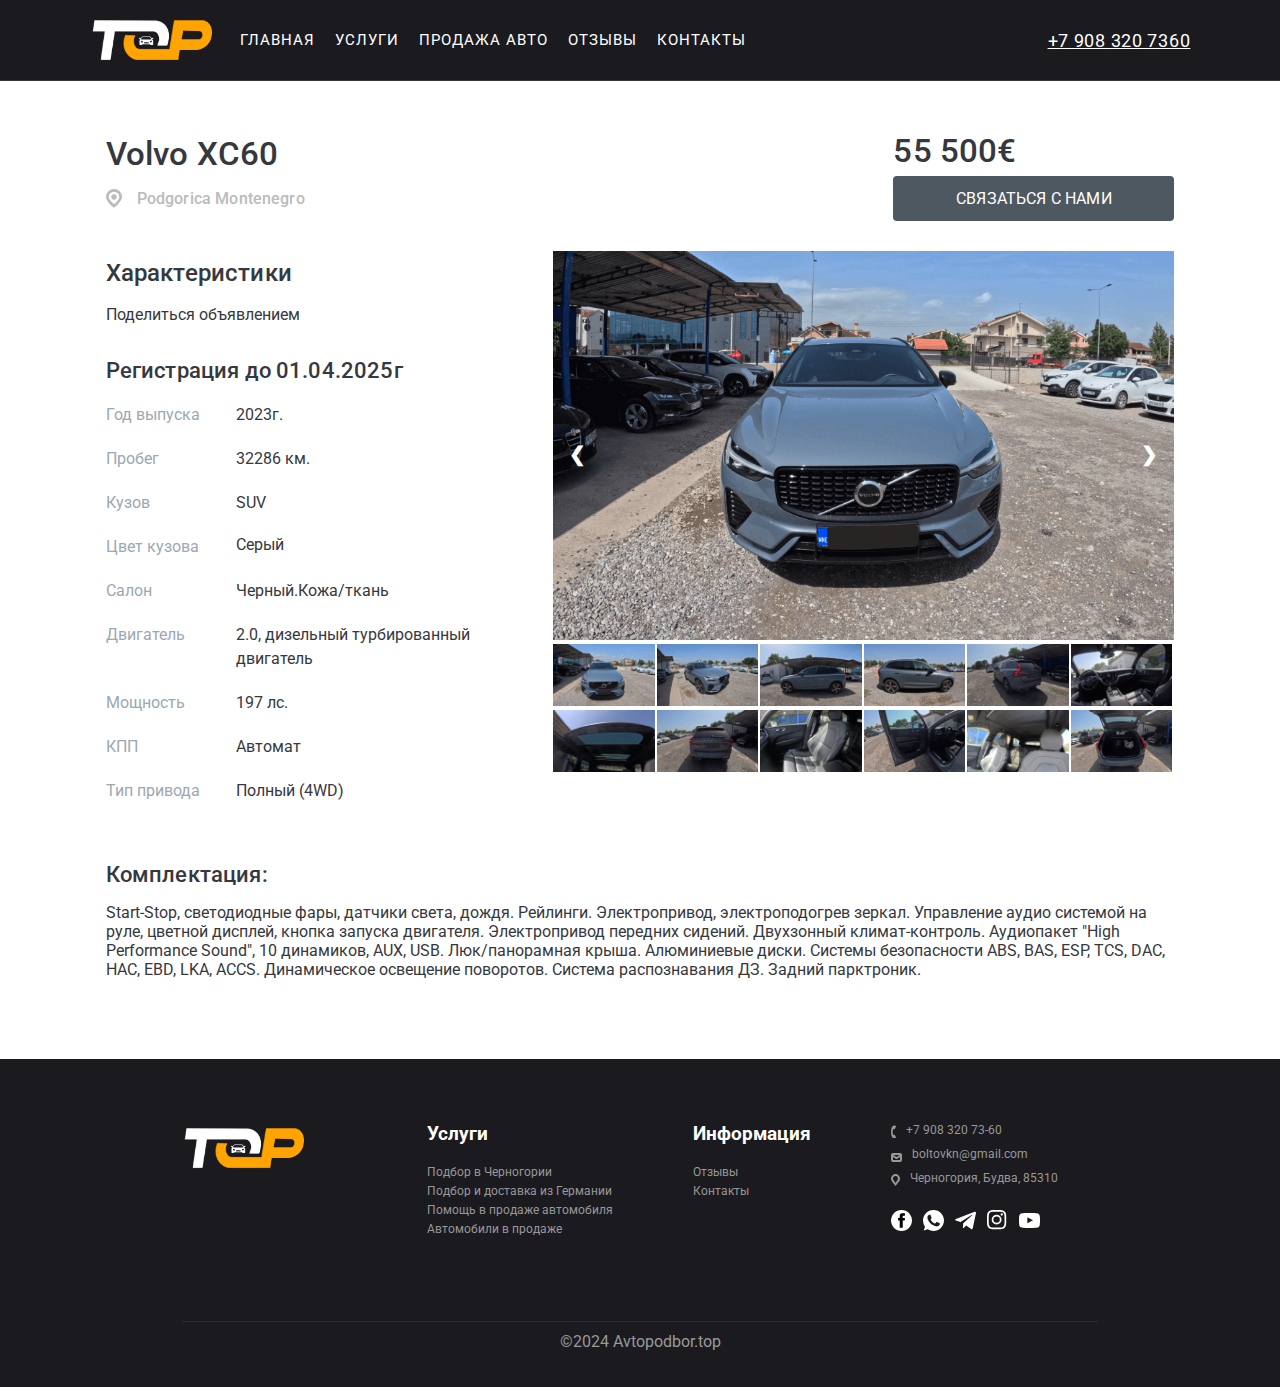
<file: autoVolvoXC60.html>
<!DOCTYPE html>
<html lang="ru">

<head>
	<meta charset="UTF-8">
	<title>Продажа Volvo XC60 в Черногории</title>
	<meta name="viewport" content="width=device-width, initial-scale=1.0">
	<meta name="keywords"
		contant="подбор авто в Черногории, автоподбор Черногория, продажа авто в Черногории, купить Volvo, купить Volvo с пробегом, услуги автоподбора в Черногории, купить авто в Черногории">
	<meta name="description"
		content="Купить Volvo XC60 2023года в Черногории, 4WD, дизель, 2.0,  197лс,  акпп, пробег 32286 км, салон черный: кожа/ткань.">
	<meta property="og:type" content="website">
	<meta property="og:image" content="https://avtopodbor.top/og-img.png">
	<meta property="og:locale" content="ru_RU">
	<meta property="og:url" content="https://avtopodbor.top/">
	<meta property="og:site_name" content="Avtopodbor.top">
	<meta property="og:title" content="Подбор авто в Черногории.">
	<meta property="og:description"
		content="Услуга автоподбора в Черногории. Профессиональная помощь в покупке и продаже авто. WhatsApp ☎ +79083207360">
	<link rel="stylesheet" type="text/css" href="css/global.css">
	<link rel="stylesheet" type="text/css" href="css/header.css">
	<link rel="stylesheet" type="text/css" href="css/underheader.css">
	<link rel="stylesheet" type="text/css" href="css/cards.css">
	<link rel="stylesheet" type="text/css" href="css/services-germany.css">
	<link rel="stylesheet" type="text/css" href="css/services-montenegro.css">
	<link rel="stylesheet" type="text/css" href="css/services-sale.css">
	<link rel="stylesheet" type="text/css" href="css/about-me.css">
	<link rel="stylesheet" type="text/css" href="css/accordionIcon.css">
	<link rel="stylesheet" type="text/css" href="css/block-auto.css">
	<link rel="stylesheet" type="text/css" href="css/social-link.css">
	<link rel="stylesheet" type="text/css" href="css/itc-slider-1item.css">
	<link rel="stylesheet" type="text/css" href="css/footer.css">
	<link
		href="https://fonts.googleapis.com/css2?family=Roboto:ital,wght@0,100;0,300;0,400;0,500;0,700;0,900;1,100;1,300;1,400;1,500;1,700;1,900&display=swap"
		rel="stylesheet">
	<link rel="stylesheet" type="text/css" href="css/swiper-slider-transformer.css">
	<link rel="stylesheet" type="text/css" href="swiper/swiper-bundle.min.css">
	<link rel="icon" href="/favicon-32x32.png" sizes="32x32">
	<link rel="icon" href="/android-chrome-192x192.png" sizes="192x192">
	<link rel="apple-touch-icon" href="/apple-touch-icon.png" sizes="200x200">
</head>

<body>
	<!--Header-->
	<header class="header carsForSale-border">
		<div class="header-container">
			<!--logo------>
			<div class="header-logo">
				<a href="index.html"><img src="images/img/logo4.png" alt="logo"></a>
			</div>
			<!---MENU---------->
			<div class="header-menu menu">

				<nav class="menu-body">
					<ul class="menu-list">
						<li class="menu-link"><a href="index.html">Главная</a></li>
						<li class="menu-link ">
							<a class="arrow-button">Услуги</a><span class="menu-arrow"></span>
							<ul class="menu-sub-list">
								<li class="menu-sub-link"><a data-goto=".page_section_1" href="services-montenegro.html">Автоподбор в
										Черногории</a>
								</li>
								<li class="menu-sub-link"><a data-goto=".page_section_2" href="services-germany.html">ПОДБОР В
										ГЕРМАНИИ</a>
								</li>
								<li class="menu-sub-link"><a href="services-sale.html">ПОМОЩЬ В ПРОДАЖЕ АВТО</a>
								</li>
							</ul>
						</li>
						<li class="menu-link"><a href="sale.html ">Продажа авто</a></li>
						<li class="menu-link"><a href="reviews.html">Отзывы</a></li>
						<li class="menu-link last-child"><a href="contacts.html">Контакты</a></li>

						<!--social icon------->
						<div class="icon-menu-header social-icon">
							<div class="nav-social-item  icon-menu-header">
								<ul class="nav-social nav-social-mob">
									<li class="nav-social-item ">
										<a title="WhatsApp" href="https://wa.me/79083207360" target="_blank" rel="noopener noreferrer">
											<img class="nci" src="images/icon/Group whatsApp.svg" alt="Whatsapp">
										</a>
									</li>
									<li class="nav-social-item">
										<a title="Fasbook" href=" target_blank" rel="noopener noreferrer">
											<img class="nci" src="images/icon/Group FEASBOOK.svg" alt="Fasbook">
										</a>
									</li>
									<li class="nav-social-item ">
										<a title="Telegram" href="https://t.me/avtopodbor_top" target="_blank" rel="noopener noreferrer">
											<img class="nci" src="images/icon/Group TELTGRAM.svg" alt="Telegram">
										</a>
									</li>
									<li class="nav-social-item">
										<a title="Instagram" href="https://instagram.com/avtopodbor.top" target="_blank"
											rel="noopener noreferrer">
											<img class="nci" src="images/icon/Group INSTAGRAM.svg" alt="Instagram">
										</a>
									</li>
									<li class="nav-social-item">
										<a title="YouTube" href="https://www.youtube.com/@avtopodbor_bkn" target="_blank"
											rel="noopener noreferrer">
											<img class="nci" src="images/icon/Group YouTube.svg" alt="YouTub">
										</a>
									</li>
									<li class="nav-social-item">
										<a title="Viber" href="viber://chat?number=79083207360" target="_blank" rel="noopener noreferrer">
											<img class="" src="images/icon/Group viber.svg" alt="Viber">
										</a>
									</li>
								</ul>
							</div>
						</div>
					</ul>
				</nav>
			</div>

			<!--tel number link----->
			<div class="header-box-button">
				<a class="header-tel" href="https://wa.me/79083207360" title="WhatsApp" target="_blank"
					rel="noopener noreferrer">
					+7 908 320 7360</a>
			</div>

			<!--BURGER------->
			<div class="box-menu-icon">
				<div class="menu-icon">
					<span></span>
				</div>
			</div>
		</div>
	</header>

	<!--BreadCrumb-->
	<div class="breadcrumb" style="background-color: #fff;">
		<a href="index.html"><svg style="fill: #767676;" width="16" height="16" xmlns="http://www.w3.org/2000/svg"
			viewBox="0 0 16 16">
			<path d="M2 15V6.8a1 1 0 0 1 .308-.722l5-4.791a1 1 0 0 1 1.384 0l5 4.791A1 1 0 0 1 14 6.8V15h-4v-5H6v5z"></path>
		</svg>
	</a>
			<svg class="arrow" xmlns="http://www.w3.org/2000/svg" viewBox="0 0 20 33.5">
				<path d="M0 0h5.223l14.769 16.87L5.343 33.5H.12l12.908-16.63z"></path>
			</svg>
			<a href="sale.html" style="color: #767676">Продажа авто</a>
			<svg class="arrow" xmlns="http://www.w3.org/2000/svg" viewBox="0 0 20 33.5">
				<path d="M0 0h5.223l14.769 16.87L5.343 33.5H.12l12.908-16.63z"></path>
			</svg>
			<span style="color: #BBB">Volvo XC60</span>
			</div>

			
	<section class="carsForSale">
		<div class="block-container">
			<div class="cfs-header">
				<div class="name">
					<h2 class="text__h2">Volvo XC60</h>
						<div class="label">
							<svg width="16" height="19" fill="none" xmlns="http://www.w3.org/2000/svg" class="jss118"
								data-testid="geoIcon">
								<path fill-rule="evenodd" clip-rule="evenodd"
									d="M8 0a8 8 0 018 8c0 2.945-2.667 6.501-8 10.667C2.667 14.5 0 10.945 0 8a8 8 0 018-8zm0 2.667A5.333 5.333 0 002.667 8c0 1.598 1.61 3.985 4.992 6.934l.341.293.341-.293c3.262-2.843 4.875-5.165 4.986-6.76L13.333 8A5.333 5.333 0 008 2.667zm0 2.666a2.667 2.667 0 110 5.334 2.667 2.667 0 010-5.334z"
									fill="#bbb"></path>
							</svg>
							<span>Podgorica Montenegro</span>
						</div>
				</div>
				<!--SWIPER mob -->
				<div class="container-swiper">
					<div style="--swiper-navigation-color: #fff; --swiper-pagination-color: #fff" class="swiper mySwiper2">
						<div class="swiper-wrapper">
							<div class="swiper-slide">
								<div class="numbertext">1 / 12</div>
								<img src="images/auto1/1.png">
							</div>
							<div class="swiper-slide">
								<div class="numbertext">2 / 12</div>
								<img src="images/auto1/2.png">
							</div>
							<div class="swiper-slide">
								<div class="numbertext">3 / 12</div>
								<img src="images/auto1/3.png">
							</div>
							<div class="swiper-slide">
								<div class="numbertext">4 / 12</div>
								<img src="images/auto1/4.png">
							</div>
							<div class="swiper-slide">
								<div class="numbertext">5 / 12</div>
								<img src="images/auto1/5.png">
							</div>
							<div class="swiper-slide">
								<div class="numbertext">6/12</div>
								<img src="images/auto1/6.png">
							</div>
							<div class="swiper-slide">
								<div class="numbertext">7 / 12</div>
								<img src="images/auto1/7.png">
							</div>
							<div class="swiper-slide">
								<div class="numbertext">8 / 12</div>
								<img src="images/auto1/8.png">
							</div>
							<div class="swiper-slide">
								<div class="numbertext">9 / 12</div>
								<img src="images/auto1/9.png">
							</div>
							<div class="swiper-slide">
								<div class="numbertext">10 / 12</div>
								<img src="images/auto1/10.png">
							</div>
							<div class="swiper-slide">
								<div class="numbertext">11 / 12</div>
								<img src="images/auto1/11.png">
							</div>
							<div class="swiper-slide">
								<div class="numbertext">12 / 12</div>
								<img src="images/auto1/12.png">
							</div>
						</div>
					</div>
					<div class="swiper-btn">
						<div class="swiper-button-next" style="color:#fff;  z-index: 4;"></div>
					</div>
					<div class="swiper-button-prev" style="color:#fff; z-index: 4;"></div>
					<div class="swiper mySwiper">
						<div class="swiper-wrapper">
							<div class="swiper-slide">
								<img src="images/auto1/m1.jpg">
							</div>
							<div class="swiper-slide">
								<img src="images/auto1/m2.png">
							</div>
							<div class="swiper-slide">
								<img src="images/auto1/m3.png">
							</div>
							<div class="swiper-slide">
								<img src="images/auto1/m4.jpg">
							</div>
							<div class="swiper-slide">
								<img src="images/auto1/m5.png">
							</div>
							<div class="swiper-slide">
								<img c src="images/auto1/m6.png">
							</div>
							<div class="swiper-slide">
								<img src="images/auto1/m7.png">
							</div>
							<div class="swiper-slide">
								<img src="images/auto1/m8.png">
							</div>
							<div class="swiper-slide">
								<img src="images/auto1/m9.png">
							</div>
							<div class="swiper-slide">
								<img src="images/auto1/m10.png">
							</div>
							<div class="swiper-slide">
								<img src="images/auto1/m11.png">
							</div>
							<div class="swiper-slide">
								<img src="images/auto1/m12.png">
							</div>
						</div>
					</div>
				</div>
				<div class="саr-price">
					<div class="text__h2" style="padding-bottom: 5px; ">55 500€</div>
					<div class=" ">
						<a class="btn cfs-button" href="https://wa.me/79083207360" title="WhatsApp" target="_blank"
							rel="noopener noreferrer">
							Связаться с нами
						</a>
					</div>
				</div>
			</div>
			<!--Slideshow Gallery--pk-->
			<div class="cfs__slide-wrapper">
				<div class="cfs__slide-container">
					<div class="mySlides" style="width: 100%;">
						<img src="images/auto1/1.png" style=" width: 100%; height: 100%;">
					</div>
					<div class="mySlides">
						<img src="images/auto1/2.png" style="width:100%">
					</div>
					<div class="mySlides">
						<img src="images/auto1/3.png" style="width:100%">
					</div>
					<div class="mySlides">
						<img src="images/auto1/4.png" style="width:100%">
					</div>
					<div class="mySlides">
						<img src="images/auto1/5.png" style="width:100%">
					</div>
					<div class="mySlides">
						<img src="images/auto1/6.png" style="width:100%">
					</div>
					<div class="mySlides">
						<img src="images/auto1/7.png" style="width:100%">
					</div>
					<div class="mySlides">
						<img src="images/auto1/8.png" style="width:100%">
					</div>
					<div class="mySlides">
						<img src="images/auto1/9.png" style="width:100%">
					</div>
					<div class="mySlides">
						<img src="images/auto1/10.png" style="width:100%">
					</div>
					<div class="mySlides">
						<img src="images/auto1/11.png" style="width:100%">
					</div>
					<div class="mySlides">
						<img src="images/auto1/12.png" style="width:100%">
					</div>
					<a class="prev" onclick="plusSlides(-1)">❮</a>
					<a class="next" onclick="plusSlides(1)">❯</a>
					<div class="row">
						<div class="column">
							<img class="demo cursor" src="images/auto1/m1.jpg" style="width:100%" onclick="currentSlide(1)" alt="auto">
						</div>
						<div class="column">
							<img class="demo cursor" src="images/auto1/m2.png" style="width:100%" onclick="currentSlide(2)" alt="auto">
						</div>
						<div class="column">
							<img class="demo cursor" src="images/auto1/m3.png" style="width:100%" onclick="currentSlide(3)" alt="auto">
						</div>
						<div class="column">
							<img class="demo cursor" src="images/auto1/m4.jpg" style="width:100%" onclick="currentSlide(4)" alt="auto">
						</div>
						<div class="column">
							<img class="demo cursor" src="images/auto1/m5.png" style="width:100%" onclick="currentSlide(5)" alt="auto">
						</div>
						<div class="column">
							<img class="demo cursor" src="images/auto1/m6.png" style="width:100%" onclick="currentSlide(6)"	alt="auto">
						</div>
						<div class="column">
							<img class="demo cursor" src="images/auto1/m7.png" style="width:100%" onclick="currentSlide(7)"	alt="auto">
						</div>
						<div class="column">
							<img class="demo cursor" src="images/auto1/m8.png" style="width:100%" onclick="currentSlide(8)"	alt="auto">
						</div>
						<div class="column">
							<img class="demo cursor" src="images/auto1/m9.png" style="width:100%" onclick="currentSlide(9)"	alt="auto">
						</div>
						<div class="column">
							<img class="demo cursor" src="images/auto1/m10.png" style="width:100%" onclick="currentSlide(10)"	alt="auto">
						</div>
						<div class="column">
							<img class="demo cursor" src="images/auto1/m11.png" style="width:100%" onclick="currentSlide(11)"	alt="auto">
						</div>
						<div class="column">
							<img class="demo cursor" src="images/auto1/m12.png" style="width:100%" onclick="currentSlide(12)"	alt="auto">
						</div>
					</div>
				</div>
				<!--description-auto -->
				<div class="cfs__description">
					<div class="options">
						<h3 class="text__h3">Характеристики</h3>
						<div class="share">
							 <!-- <svg width="18" height="20" viewBox="0 0 18 20" fill="none" xmlns="http://www.w3.org/2000/svg">
								<path fill-rule="evenodd" clip-rule="evenodd"
									d="M14.319 7.2C16.352 7.2 18 5.588 18 3.6S16.352 0 14.32 0c-2.034 0-3.682 1.612-3.682 3.6 0 .116.005.231.016.344L5.925 7.145A3.72 3.72 0 0 0 3.682 6.4C1.648 6.4 0 8.012 0 10s1.648 3.6 3.682 3.6a3.72 3.72 0 0 0 2.243-.745l4.728 3.2a3.557 3.557 0 0 0-.016.345c0 1.988 1.648 3.6 3.682 3.6C16.352 20 18 18.388 18 16.4s-1.648-3.6-3.681-3.6a3.713 3.713 0 0 0-2.605 1.055L7.263 10.84a3.533 3.533 0 0 0 0-1.682l4.452-3.014A3.712 3.712 0 0 0 14.319 7.2Z"
									fill="currentColor"></path>
							</svg>  -->
							<p>Поделиться объявлением</p>
						</div>
						<!-- uSocial -->
						<script async src="https://usocial.pro/usocial/usocial.js?uid=6ceb2d5918f77807&v=6.1.5"
							data-script="usocial" charset="utf-8"></script>
						<div class="uSocial-Share" data-pid="e066e3be9b5226c04ef7fe339c264a2e" data-type="share"
							data-options="round-rect,style1,default,absolute,horizontal,size24,eachCounter0,counter0,nomobile,mobile_position_right"
							data-social="fb,wa,telegram,vi,twi,vk,ok"></div>
						<!-- /uSocial -->
						<h5 class="text__h5">Регистрация до 01.04.2025г</h5>
						<ul>
							<li>
								<p class="options-name">Год выпуска</p>
								<p class="options-name-p">2023г.</p>
							</li>
							<li>
								<p class="options-name">Пробег</p>
								<p class="options-name-p">32286 км.</p>
							</li>
							<li>
								<p class="options-name">Кузов</p>
								<p class="options-name-p">SUV</p>
							</li>
							<li>
								<p class="options-name">Цвет кузова</p>
								<p>Серый</p>
							</li>
							<li>
								<p class="options-name">Салон</p>
								<p class="options-name-p">Черный.Кожа/ткань</p>
							</li>
							<li>
								<p class="options-name">Двигатель</p>
								<p class="options-name-p">2.0, дизельный турбированный двигатель</p>
							</li>
							<li>
								<p class="options-name">Мощность</p>
								<p class="options-name-p">197 лс.</p>
							</li>
							<li>
								<p class="options-name">КПП</p>
								<p class="options-name-p">Автомат</p>
							</li>
							<li>
								<p class="options-name">Тип привода</p>
								<p class="options-name-p">Полный (4WD)</p>
							</li>
						</ul>
					</div>
				</div>
			</div>
			<!-- Сar equipment -->
			<div class="cfs__configuration">
				<div class="cfs__configuration-item">
					<h3 class="text__h5 ">Комплектация:</h3>
					<!-- <div class="small-line"></div> -->
					<p class="step-bottom">Start-Stop, светодиодные фары, датчики света, дождя. Рейлинги. Электропривод,
						электроподогрев зеркал. Управление аудио системой на руле, цветной дисплей, кнопка запуска двигателя.
						Электропривод передних сидений. Двухзонный климат-контроль. Аудиопакет "High Performance Sound", 10
						динамиков, AUX, USB. Люк/панорамная крыша. Алюминиевые диски. Системы безопасности ABS, BAS, ESP, TCS, DAC,
						HAC, EBD, LKA, АССS. Динамическое освещение поворотов.
						Система распознавания ДЗ. Задний парктроник.</p>
				</div>
				<!-- <div class="cfs__configuration-item">
					<h3 class="text__h5 ">Характеристики:</h3>
					<ul class="cfs__configuration-dots">
						<li>Без ДТП. Краска вся заводская, имеются косметические окрасы</li>
						<li>Остекление орегинальное, кроме лобового</li>
						<li>Оптика оригинальная</li>
						<li>Критичных ошибок при диагностике не обгаружено</li>
						<li>Электрика рабочая </li>
						<li>Резина зимняя остаток протектора передней оси 5мм, задней 3мм. </li>
						<li>Сделана замена всех накладок, жидкости в коробке передач. </li>
					</ul>
				</div> -->
			</div>
	</section>
	<!-- Стрелка на верх -->
	<div class="up-arrow">
		<div class="btn-up btn-up_hide"><span><wb-icon name="bds/chevron-up/24" class="hydrated" aria-hidden="true"><svg
						xmlns="http://www.w3.org/2000/svg" viewBox="0 0 24 24">
						<path d="m4.95 14.8 1.4 1.4 5.6-5.7 5.6 5.7 1.5-1.3-7.1-7.1z"></path>
					</svg>
				</wb-icon></span></div>
	</div>

		<!-- FOOTER -->
		<footer class="footer">
			<div class="footer-container ">
				<div class="footer-row">
					<div class="footer-item-logo" style="">
						<div class="footer-logo">
							<a href="index.html"><img src="images/img/logo4.png" alt="logo"></a>
						</div>
					</div>
					<div class="footer-row2">
						<div class="footer-item footer-item1">
							<h3>Услуги</h3>
							<a class="footer-link" href="services-montenegro.html">Подбор в Черногории</a>
							<a class="footer-link" href="services-germany.html">Подбор и доставка из Германии</a>
							<a class="footer-link" href="services-sale.html">Помощь в продаже автомобиля</a>
							<a class="footer-link" href="sale.html">Автомобили в продаже</a>
						</div>
						<div class="footer-item footer-item2">
							<h3>Информация</h3>
							<a class="footer-link" href="reviews.html">Отзывы </a>
							<a class="footer-link" href="contacts.html">Контакты</a>
						</div>
						<div class="footer-item footer-item3">
							<div class="footer-icon tell ">
								<i aria-hidden="true">
									<svg xmlns="http://www.w3.org/2000/svg" width="5" height="13" viewBox="0 0 5 13">
										<path fill="#999" fill-rule="evenodd"
											d="M3.74 9.957c.34.7.718 1.38 1.13 2.04a.617.617 0 0 1-.14.87l-.3.3a.9.9 0 0 1-.8.329 4.036 4.036 0 0 1-1.5-.274C.94 12.543.48 10.872.24 9.559a13.033 13.033 0 0 1 .02-5.081C.51 3.161.99 1.486 2.19.793c.477-.19.986-.288 1.5-.289a.883.883 0 0 1 .8.322l.3.3A.64.64 0 0 1 4.9 2c-.46.8-.79 1.37-1.13 2.045-.15.28-.27.258-.56.214-.19-.028-.32-.049-.47-.072a.535.535 0 0 0-.7.366 8.458 8.458 0 0 0-.39 2.456c-.001.832.123 1.66.37 2.454a.517.517 0 0 0 .69.357l.47-.075c.29-.047.41-.066.56.207v.005Z"
											clip-rule="evenodd" />
									</svg></i>
								<a rel="nofollow" href="tel:+79083207360"><span>+7 908 320 73-60</span></a>
							</div>
							<div class="footer-icon email  ">
								<i aria-hidden="true">
									<svg xmlns="http://www.w3.org/2000/svg" width="11" height="9" viewBox="0 0 11 9">
										<path data-name="Rectangle 583 copy 16"
											d="M367,142h-7a2,2,0,0,1-2-2v-5a2,2,0,0,1,2-2h7a2,2,0,0,1,2,2v5A2,2,0,0,1,367,142Zm0-2v-3.039L364,139h-1l-3-2.036V140h7Zm-6.634-5,3.145,2.079L366.634,135h-6.268Z"
											transform="translate(-358 -133)" />
									</svg>
								</i>
								<a class="footer-link" href="mailto:info@auto-lab.ru"><span>boltovkn@gmail.com</span></a>
							</div>
							<div class="footer-icon address">
								<i aria-hidden="true">
									<svg xmlns="http://www.w3.org/2000/svg" width="9" height="12" viewBox="0 0 9 12">
										<path
											d="M959.135,82.315l0.015,0.028L955.5,87l-3.679-4.717,0.008-.013a4.658,4.658,0,0,1-.83-2.655,4.5,4.5,0,1,1,9,0A4.658,4.658,0,0,1,959.135,82.315ZM955.5,77a2.5,2.5,0,0,0-2.5,2.5,2.467,2.467,0,0,0,.326,1.212l-0.014.022,2.181,3.336,2.034-3.117c0.033-.046.063-0.094,0.093-0.142l0.066-.1-0.007-.009a2.468,2.468,0,0,0,.32-1.2A2.5,2.5,0,0,0,955.5,77Z"
											transform="translate(-951 -75)" />
									</svg></i><span>Черногория, Будва, 85310</span>
							</div>
							<ul class="nav-social footer-social">
								<li class="nav-social-item footer-social-item">
									<a title="Fasbook" href="https://www.facebook.com/profile.php?id=100087437070397&mibextid=ZbWKwL"
										target="_blank" rel="noopener noreferrer">
										<wb-icon name="facebook" class="footer-hydrated" aria-hidden="true">
											<svg xmlns="http://www.w3.org/2000/svg" width="100" height="100" fill="none" viewBox="0 0 100 100">
												<g clip-path="url(#a)">
													<path fill="##1a1a1f"
														d="M50 100c27.614 0 50-22.386 50-50S77.614 0 50 0 0 22.386 0 50s22.386 50 50 50Z" />
													<path fill="#000"
														d="M66.258 15.347H55.182c-6.574 0-13.885 2.765-13.885 12.293.033 3.32 0 6.499 0 10.077h-7.604v12.1h7.84v34.835h14.405V49.588h9.508l.86-11.905H55.69s.024-5.295 0-6.833c0-3.765 3.918-3.55 4.153-3.55 1.865 0 5.49.006 6.42 0V15.347h-.005Z" />
												</g>
												<defs>
													<clipPath id="a">
														<path fill="#fff" d="M0 0h100v100H0z" />
													</clipPath>
												</defs>
											</svg>
										</wb-icon>
									</a>
								</li>
								<li class="nav-social-item footer-social-item">
									<a title="WhatsApp" href="https://wa.me/79083207360" target="_blank" rel="noopener noreferrer">
										<wb-icon name="whatsapp" class="footer-hydrated" aria-hidden="true">
											<svg xmlns="http://www.w3.org/2000/svg" viewBox="0 0 16 16">
												<path
													d="M8.002 0h-.004C3.587 0 0 3.588 0 8a7.94 7.94 0 0 0 1.523 4.689l-.997 2.972 3.075-.983A7.93 7.93 0 0 0 8.002 16C12.413 16 16 12.411 16 8s-3.587-8-7.998-8zm4.655 11.297c-.193.545-.959.997-1.57 1.129-.418.089-.964.16-2.802-.602-2.351-.974-3.865-3.363-3.983-3.518-.113-.155-.95-1.265-.95-2.413s.583-1.707.818-1.947c.193-.197.512-.287.818-.287.099 0 .188.005.268.009.235.01.353.024.508.395.193.465.663 1.613.719 1.731.057.118.114.278.034.433-.075.16-.141.231-.259.367-.118.136-.23.24-.348.386-.108.127-.23.263-.094.498.136.23.606.997 1.298 1.613.893.795 1.617 1.049 1.876 1.157.193.08.423.061.564-.089.179-.193.4-.513.625-.828.16-.226.362-.254.574-.174.216.075 1.359.64 1.594.757.235.118.39.174.447.273.056.099.056.564-.137 1.11z" />
											</svg>
										</wb-icon>
									</a>
								</li>
								<li class="nav-social-item footer-social-item">
									<a title="Telegram" href="https://t.me/avtopodbor_top" target="_blank" rel="noopener noreferrer">
										<wb-icon name="telegram" class="footer-hydrated" aria-hidden="true">
											<svg xmlns="http://www.w3.org/2000/svg" viewBox="0 0 24 24">
												<path
													d="m9.417 15.181-.397 5.584c.568 0 .814-.244 1.109-.537l2.663-2.545 5.518 4.041c1.012.564 1.725.267 1.998-.931L23.93 3.821l.001-.001c.321-1.496-.541-2.081-1.527-1.714l-21.29 8.151c-1.453.564-1.431 1.374-.247 1.741l5.443 1.693L18.953 5.78c.595-.394 1.136-.176.691.218z" />
											</svg>
											</svg></wb-icon>
									</a>
								</li>
								<li class="social-item footer-social-item">
									<a title="Instagram" href="https://instagram.com/avtopodbor.top" target="_blank"
										rel="noopener noreferrer">
										<wb-icon name="instagram" class="footer-hydrated" aria-hidden="true">
											<svg xmlns="http://www.w3.org/2000/svg" viewBox="0 0 24 24">
												<path
													d="M11 1.982c2.937 0 3.285.011 4.445.064 1.072.049 1.655.228 2.043.379.513.2.88.438 1.265.823.385.385.623.751.823 1.265.151.388.33.97.379 2.043.053 1.16.064 1.508.064 4.445s-.011 3.285-.064 4.445c-.049 1.072-.228 1.655-.379 2.043-.2.513-.438.88-.823 1.265a3.41 3.41 0 0 1-1.265.823c-.388.151-.97.33-2.043.379-1.16.053-1.508.064-4.445.064s-3.285-.011-4.445-.064c-1.072-.049-1.655-.228-2.043-.379-.513-.2-.88-.438-1.265-.823a3.41 3.41 0 0 1-.823-1.265c-.151-.388-.33-.97-.379-2.043-.052-1.161-.063-1.509-.063-4.446s.011-3.285.064-4.445c.049-1.072.228-1.655.379-2.042.2-.513.438-.88.823-1.265a3.41 3.41 0 0 1 1.265-.823c.388-.151.97-.33 2.043-.379 1.159-.053 1.507-.064 4.444-.064M11 0C8.013 0 7.638.013 6.465.066c-1.171.053-1.97.239-2.67.511a5.412 5.412 0 0 0-1.949 1.269A5.412 5.412 0 0 0 .577 3.795c-.272.7-.458 1.499-.511 2.67C.013 7.638 0 8.013 0 11s.013 3.362.066 4.535c.053 1.171.239 1.97.511 2.67a5.382 5.382 0 0 0 1.269 1.948 5.39 5.39 0 0 0 1.948 1.269c.7.272 1.499.458 2.67.511C7.638 21.987 8.013 22 11 22s3.362-.013 4.535-.066c1.171-.053 1.97-.239 2.67-.511a5.382 5.382 0 0 0 1.948-1.269 5.39 5.39 0 0 0 1.269-1.948c.272-.7.458-1.499.511-2.67.054-1.174.067-1.549.067-4.536s-.013-3.362-.066-4.535c-.053-1.171-.239-1.97-.511-2.67a5.382 5.382 0 0 0-1.269-1.948A5.39 5.39 0 0 0 18.206.578c-.7-.272-1.499-.458-2.67-.511C14.362.013 13.987 0 11 0z">
												</path>
												<path
													d="M11 5.351a5.649 5.649 0 1 0 0 11.298A5.649 5.649 0 0 0 11 5.35zm0 9.316a3.667 3.667 0 1 1 0-7.335 3.667 3.667 0 0 1 0 7.335z">
												</path>
												<circle cx="16.872" cy="5.128" r="1.32"></circle>
											</svg>
										</wb-icon>
									</a>
								</li>
								<li class="nav-social-item footer-social-item ">
									<a title="YouTube" href="https://www.youtube.com/@avtopodbor_bkn" target="_blank"
										rel="noopener noreferrer">
										<wb-icon name="youtube" class="footer-hydrated" aria-hidden="true">
											<svg xmlns="http://www.w3.org/2000/svg" viewBox="0 0 31 21.803">
												<path d="m19.584 11.118-.001-.001 1.031-.534-1.03.535"></path>
												<path
													d="	m12.3 14.923-.001-8.71 8.376 4.37-8.375 4.34zM30.69 4.704s-.303-2.136-1.232-3.077C28.279.392 26.958.386 26.352.314 22.014 0 15.507 0 15.507 0h-.013S8.987 0 4.649.314c-.607.072-1.928.078-3.107 1.313C.612 2.567.31 4.704.31 4.704S0 7.212 0 9.721v2.352c0 2.509.31 5.017.31 5.017s.302 2.136 1.232 3.077c1.179 1.235 2.728 1.196 3.418 1.325 2.48.238 10.54.311 10.54.311s6.514-.01 10.852-.323c.606-.072 1.927-.078 3.106-1.313.93-.941 1.232-3.077 1.232-3.077s.31-2.509.31-5.017V9.721c0-2.509-.31-5.017-.31-5.017z">
												</path>
											</svg></wb-icon>
									</a>
								</li>
							</ul>
						</div>
					</div>
				</div>
			</div>
			<div class="footer-bottom-text"><span>©2024 Avtopodbor.top</span></div>
		</footer>
	<!-- Swiper-3/1-->
	<script>
		window.addEventListener('DOMContentLoaded', () => {

			const resizableSwiper = (breakpoint, swiperClass, swiperSettings, callback) => {
				let swiper;

				breakpoint = window.matchMedia(breakpoint);

				const enableSwiper = function (className, settings) {
					swiper = new Swiper(className, settings);

					if (callback) {
						callback(swiper);
					}
				}

				const checker = function () {
					if (breakpoint.matches) {
						return enableSwiper(swiperClass, swiperSettings);
					} else {
						if (swiper !== undefined) swiper.destroy(true, true);
						return;
					}
				};

				breakpoint.addEventListener('change', checker);
				checker();
			}

			const someFunc = (instance) => {
				if (instance) {
					instance.on('slideChange', function (e) {
						console.log('*** mySwiper.activeIndex', instance.activeIndex);
					});
				}
			};

			resizableSwiper(
				'(max-width: 900px)',
				'.slider-1',
				{
					loop: true,
					spaceBetween: 32,
					slidesPerView: 1,
					pagination: {
						el: '.swiper-pagination',
						clickable: true,
					},
				},
				someFunc
			);

			resizableSwiper(
				'(max-width: 1500px)',
				'.slider-2',
				{
					loop: true,
					spaceBetween: 10,
					slidesPerView: 3,
					freeMode: true,
					breakpoints: {
						1200: {
							spaceBetween: 20,
						}
					}
				}
			);
		});

	</script>
	<!-- /*>Slideshow Gallery*/ -->
	<script>
		let slideIndex = 1;
		showSlides(slideIndex);
		function plusSlides(n) {
			showSlides(slideIndex += n);
		}
		function currentSlide(n) {
			showSlides(slideIndex = n);
		}
		function showSlides(n) {
			let i;
			let slides = document.getElementsByClassName("mySlides");
			let dots = document.getElementsByClassName("demo");
			let captionText = document.getElementById("caption");
			if (n > slides.length) { slideIndex = 1 }
			if (n < 1) { slideIndex = slides.length }
			for (i = 0; i < slides.length; i++) {
				slides[i].style.display = "none";
			}
			for (i = 0; i < dots.length; i++) {
				dots[i].className = dots[i].className.replace(" active", "");
			}
			slides[slideIndex - 1].style.display = "block";
			dots[slideIndex - 1].className += "active";
			captionText.innerHTML = dots[slideIndex - 1].alt;
		}
	</script>
	<script src="swiper/swiper-bundle.min.js"></script>
	<script src="JS/menu.js"></script>
	<script src='JS/swiper.js'></script>
	<script src='JS/up-arrow.js'></script>
</body>

</html>
</file>
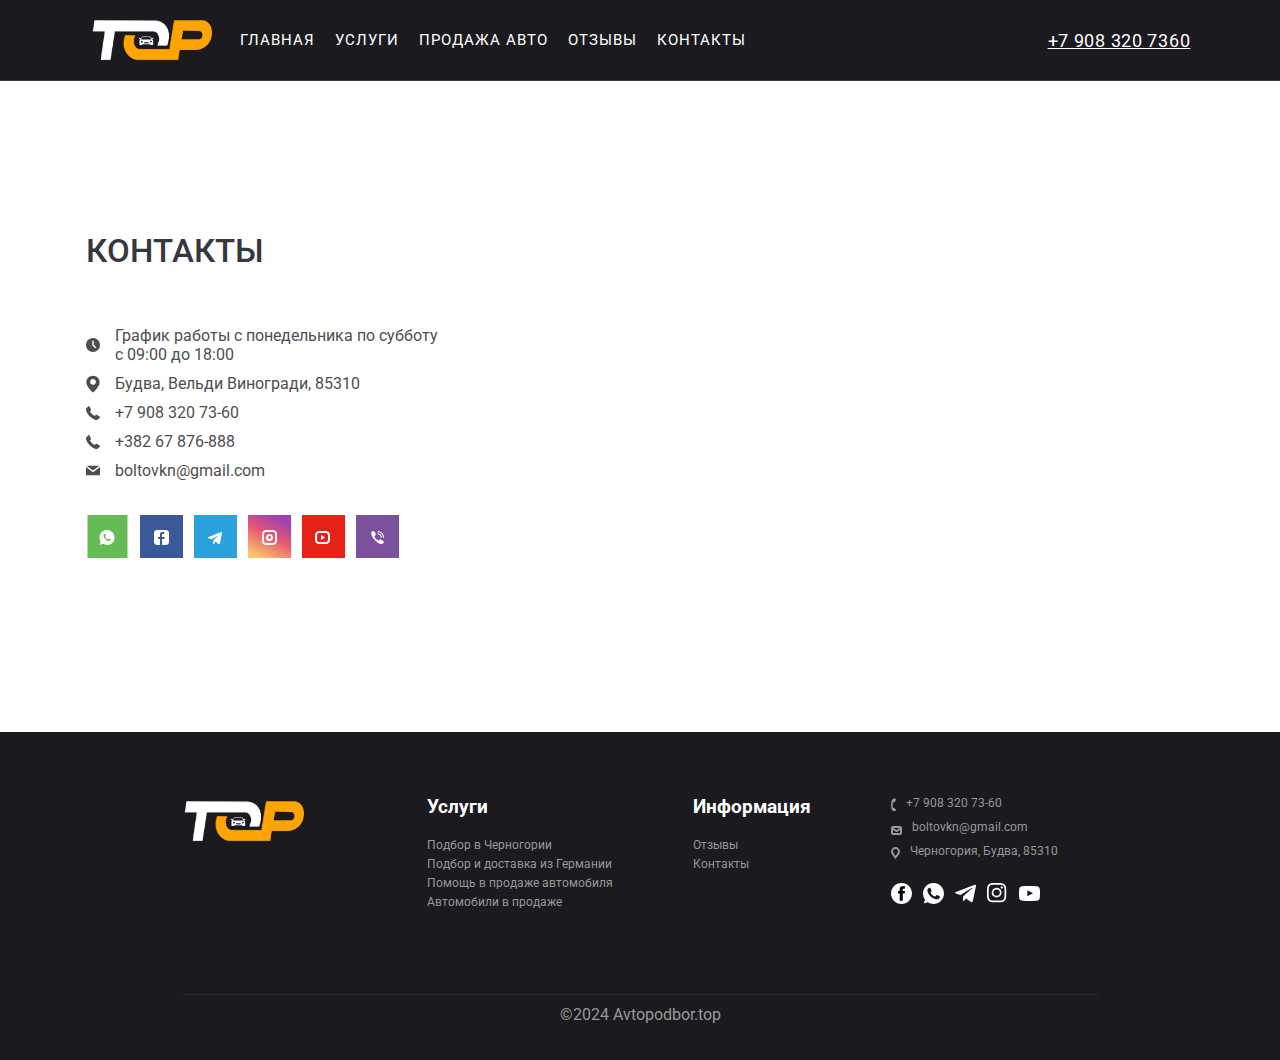
<file: contacts.html>
<!DOCTYPE html>
<html lang="ru">

<head>
	<meta charset="UTF-8">
	<title>Контакты | Автоподбор Черногория</title>
	<meta property="og:image" content="https://avtopodbor.top/og-img.png">
	<meta property="og:type" content="website">
	<meta property="og:locale" content="ru_RU">
	<meta property="og:url" content="https://avtopodbor.top/">
	<meta property="og:site_name" content="Avtopodbor.top">
	<meta property="og:title" content="Автоподбор Черногория|Профессиональный подбор авто">
	<meta property="og:description"
		content="Услуги автоподбора в Черногории. Профессиональная помощь в покупке и продаже авто. WhatsApp ☎ +79083207360">
	<link rel="shortcut icon" href="images/img/Group 2342.ico" type="image/png">
	<link rel="stylesheet" type="text/css" href="css/global.css">
	<link rel="stylesheet" type="text/css" href="css/header.css">
	<link rel="stylesheet" type="text/css" href="css/underheader.css">
	<link rel="stylesheet" type="text/css" href="css/cards.css">
	<link rel="stylesheet" type="text/css" href="css/services-germany.css">
	<link rel="stylesheet" type="text/css" href="css/services-montenegro.css">
	<link rel="stylesheet" type="text/css" href="css/services-sale.css"> <!-- услуга помощь в продаже-->
	<link rel="stylesheet" type="text/css" href="css/about-me.css">
	<link rel="stylesheet" type="text/css" href="css/accordionIcon.css">
	<link rel="stylesheet" type="text/css" href="css/block-auto.css"> <!--авто в продаже отдельно постранично-->
	<link rel="stylesheet" type="text/css" href="css/social-link.css">
	<link rel="stylesheet" type="text/css" href="css/itc-slider-1item.css"> <!--отзывы-->
	<link rel="stylesheet" type="text/css" href="css/contacts.css">
	<link rel="stylesheet" type="text/css" href="css/footer.css">
	<link
		href="https://fonts.googleapis.com/css2?family=Roboto:ital,wght@0,100;0,300;0,400;0,500;0,700;0,900;1,100;1,300;1,400;1,500;1,700;1,900&display=swap"
		rel="stylesheet">
	<link rel="stylesheet" href="https://cdn.jsdelivr.net/npm/swiper@11/swiper-bundle.min.css" />
	<link rel="stylesheet" type="text/css" href="css/swiper-slider-transformer.css">
	<link rel="stylesheet" type="text/css" href="swiper/swiper-bundle.min.css">

	<meta name="viewport" content="width=device-width, initial-scale=1.0">
	<meta name="keywords"
		contant="автоподбор в Черногории, подбор авто в Черногории, автоподбор Черногория, подбор авто Черногория, проверка автомобиля перед покупкой,подбор автомобиля с пробегом.">
	<meta name="description"
		content="Услуги автоподбора в Черногории. Профессиональная помощь в покупке и продаже авто. WhatsApp ☎ +79083207360">
</head>

<body>
	<!--HEADER---------->
	<header class="header carsForSale-border">
		<div class="header-container">
			<!--logo------>
			<div class="header-logo">
				<a href="index.html"><img src="images/img/logo4.png" alt="logo"></a>
			</div>
			<!---MENU---------->
			<div class="header-menu menu">

				<nav class="menu-body">
					<ul class="menu-list">
						<li class="menu-link"><a href="index.html">Главная</a></li>
						<li class="menu-link ">
							<a class="arrow-button">Услуги</a><span class="menu-arrow"></span>
							<ul class="menu-sub-list">
								<li class="menu-sub-link"><a data-goto=".page_section_1" href="services-montenegro.html">Автоподбор в
										Черногории</a>
								</li>
								<li class="menu-sub-link"><a data-goto=".page_section_2" href="services-germany.html">ПОДБОР В
										ГЕРМАНИИ</a>
								</li>
								<li class="menu-sub-link"><a href="services-sale.html">ПОМОЩЬ В ПРОДАЖЕ АВТО</a>
								</li>
							</ul>
						</li>
						<li class="menu-link"><a href="sale.html ">Продажа авто</a></li>
						<li class="menu-link"><a href="reviews.html">Отзывы</a></li>
						<li class="menu-link last-child"><a href="contacts.html">Контакты</a></li>

						<!--social icon------->
						<div class="icon-menu-header social-icon">
							<div class="nav-social-item  icon-menu-header">
								<ul class="nav-social nav-social-mob">
									<li class="nav-social-item ">
										<a title="WhatsApp" href="https://wa.me/79083207360" target="_blank" rel="noopener noreferrer">
											<img class="nci" src="images/icon/Group whatsApp.svg" alt="Whatsapp">
										</a>
									</li>
									<li class="nav-social-item">
										<a title="Fasbook" href=" target_blank" rel="noopener noreferrer">
											<img class="nci" src="images/icon/Group FEASBOOK.svg" alt="Fasbook">
										</a>
									</li>
									<li class="nav-social-item ">
										<a title="Telegram" href="https://t.me/avtopodbor_top" target="_blank" rel="noopener noreferrer">
											<img class="nci" src="images/icon/Group TELTGRAM.svg" alt="Telegram">
										</a>
									</li>
									<li class="nav-social-item">
										<a title="Instagram" href="https://instagram.com/avtopodbor.top" target="_blank"
											rel="noopener noreferrer">
											<img class="nci" src="images/icon/Group INSTAGRAM.svg" alt="Instagram">
										</a>
									</li>
									<li class="nav-social-item">
										<a title="YouTube" href="https://www.youtube.com/@avtopodbor_bkn" target="_blank"
											rel="noopener noreferrer">
											<img class="nci" src="images/icon/Group YouTube.svg" alt="YouTub">
										</a>
									</li>
									<li class="nav-social-item">
										<a title="Viber" href="viber://chat?number=79083207360" target="_blank" rel="noopener noreferrer">
											<img class="" src="images/icon/Group viber.svg" alt="Viber">
										</a>
									</li>
								</ul>
							</div>
						</div>
					</ul>
				</nav>
			</div>

			<!--tel number link----->
			<div class="header-box-button">
				<a class="header-tel" href="https://wa.me/79083207360" title="WhatsApp" target="_blank"
					rel="noopener noreferrer">
					+7 908 320 7360</a>
			</div>

			<!--BURGER------->
			<div class="box-menu-icon">
				<div class="menu-icon">
					<span></span>
				</div>
			</div>
		</div>
	</header>

	<!--BreadCrumb---------->
	<div class="breadcrumb" style="background-color: #fff;">
		<a href="index.html"><svg style="fill: #767676;" width="16" height="16" xmlns="http://www.w3.org/2000/svg"
			viewBox="0 0 16 16">
			<path d="M2 15V6.8a1 1 0 0 1 .308-.722l5-4.791a1 1 0 0 1 1.384 0l5 4.791A1 1 0 0 1 14 6.8V15h-4v-5H6v5z"></path>
		</svg>
	</a>
		<svg class="arrow" xmlns="http://www.w3.org/2000/svg" viewBox="0 0 20 33.5">
			<path d="M0 0h5.223l14.769 16.87L5.343 33.5H.12l12.908-16.63z"></path>
		</svg>
		<span style="color: #BBB">Контакты</span>
	</div>

	<section class="contacts">
		<div class="block-container-big-slider">
							<div class="contact-info ">
					<div class="contacts-header ">
						<h2 class="text__h2">КОНТАКТЫ</h2>
					</div>
					<p class="contact-info-item">
						<svg xmlns="http://www.w3.org/2000/svg" width="14" height="14" viewBox="0 0 14 14" fill="none">
							<path
								d="M7 0C3.1402 0 0 3.1402 0 7C0 10.8598 3.1402 14 7 14C10.8598 14 14 10.8598 14 7C14 3.1402 10.8598 0 7 0ZM9.3051 10.2949L6.3 7.2898V2.8H7.7V6.7102L10.2949 9.3051L9.3051 10.2949Z"
								fill="#4e4e4e"></path>
						</svg>График работы с понедельника по субботу <br>
						с 09:00 до 18:00
					</p>
					<p class="contact-info-item">
						<svg xmlns="http://www.w3.org/2000/svg" width="14" height="18" viewBox="0 0 14 18" fill="none">
							<path
								d="M6.9987 0.666504C5.24208 0.666416 3.55641 1.35964 2.30807 2.5955C1.05972 3.83136 0.349597 5.50997 0.332031 7.2665C0.332031 11.8332 6.20703 16.9165 6.45703 17.1332C6.60798 17.2623 6.80007 17.3332 6.9987 17.3332C7.19733 17.3332 7.38942 17.2623 7.54037 17.1332C7.83203 16.9165 13.6654 11.8332 13.6654 7.2665C13.6478 5.50997 12.9377 3.83136 11.6893 2.5955C10.441 1.35964 8.75532 0.666416 6.9987 0.666504ZM6.9987 9.83317C6.42184 9.83317 5.85793 9.66211 5.37828 9.34162C4.89864 9.02114 4.52481 8.56562 4.30405 8.03266C4.08329 7.49971 4.02553 6.91327 4.13807 6.34749C4.25061 5.78171 4.5284 5.26201 4.9363 4.85411C5.34421 4.44621 5.86391 4.16842 6.42969 4.05588C6.99546 3.94334 7.58191 4.0011 8.11486 4.22186C8.64781 4.44261 9.10333 4.81645 9.42382 5.29609C9.74431 5.77573 9.91537 6.33964 9.91537 6.9165C9.91537 7.69005 9.60808 8.43192 9.06109 8.9789C8.51411 9.52588 7.77225 9.83317 6.9987 9.83317Z"
								fill="#4e4e4e"></path>
						</svg>Будва, Вельди Виногради, 85310
					</p>
					<a class="contact-info-item contact-link" href=" https://wa.me/79083207360">
						<svg xmlns="http://www.w3.org/2000/svg" width="14" height="14" viewBox="0 0 14 14" fill="none">
							<path
								d="M13.9921 11.0486C13.9587 10.8421 13.8293 10.6657 13.6355 10.5608L10.7685 8.87115L10.7449 8.85795C10.6247 8.79776 10.4919 8.76691 10.3575 8.76792C10.1173 8.76792 9.88786 8.85895 9.72866 9.01859L8.88246 9.86543C8.84626 9.89984 8.72826 9.94966 8.69246 9.95146C8.68266 9.95066 7.70786 9.88044 5.91325 8.08512C4.12185 6.29361 4.04585 5.31553 4.04525 5.31553C4.04625 5.26551 4.09545 5.14788 4.13045 5.11147L4.85205 4.38986C5.10625 4.13499 5.18245 3.71247 5.03165 3.38517L3.43804 0.385711C3.32224 0.147242 3.09724 0 2.84764 0C2.67104 0 2.50064 0.0732211 2.36744 0.206259L0.400435 2.16942C0.211834 2.35708 0.0494334 2.68517 0.0140333 2.94925C-0.00316673 3.07548 -0.352168 6.08875 3.77784 10.2205C7.28405 13.7273 10.0181 13.9998 10.7731 13.9998C10.865 14.001 10.9569 13.9963 11.0483 13.9856C11.3115 13.9504 11.6391 13.7884 11.8265 13.6005L13.7919 11.6347C13.9523 11.4735 14.0255 11.2604 13.9921 11.0486Z"
								fill="#4E4E4E"></path>
						</svg>+7 908 320 73-60
					</a>
					<a class="contact-info-item contact-link" href=" https://wa.me/+38267876888">
						<svg xmlns="http://www.w3.org/2000/svg" width="14" height="14" viewBox="0 0 14 14" fill="none">
							<path
								d="M13.9921 11.0486C13.9587 10.8421 13.8293 10.6657 13.6355 10.5608L10.7685 8.87115L10.7449 8.85795C10.6247 8.79776 10.4919 8.76691 10.3575 8.76792C10.1173 8.76792 9.88786 8.85895 9.72866 9.01859L8.88246 9.86543C8.84626 9.89984 8.72826 9.94966 8.69246 9.95146C8.68266 9.95066 7.70786 9.88044 5.91325 8.08512C4.12185 6.29361 4.04585 5.31553 4.04525 5.31553C4.04625 5.26551 4.09545 5.14788 4.13045 5.11147L4.85205 4.38986C5.10625 4.13499 5.18245 3.71247 5.03165 3.38517L3.43804 0.385711C3.32224 0.147242 3.09724 0 2.84764 0C2.67104 0 2.50064 0.0732211 2.36744 0.206259L0.400435 2.16942C0.211834 2.35708 0.0494334 2.68517 0.0140333 2.94925C-0.00316673 3.07548 -0.352168 6.08875 3.77784 10.2205C7.28405 13.7273 10.0181 13.9998 10.7731 13.9998C10.865 14.001 10.9569 13.9963 11.0483 13.9856C11.3115 13.9504 11.6391 13.7884 11.8265 13.6005L13.7919 11.6347C13.9523 11.4735 14.0255 11.2604 13.9921 11.0486Z"
								fill="#4E4E4E"></path>
						</svg>+382 67 876-888
					</a>
					<a class="contact-info-item contact-link" href="mailto:boltovkn@gmail.com">
						<svg xmlns="http://www.w3.org/2000/svg" width="16" height="11" viewBox="0 0 16 11" fill="none">
							<path fill-rule="evenodd" clip-rule="evenodd"
								d="M16 11V1.375L8 7.5625L0 1.375V11H16ZM8 5.5L15.2727 0H0.727273L8 5.5Z" fill="#4e4e4e"></path>
						</svg>boltovkn@gmail.com
					</a>
					<!--social icon------->
					<div class="social-icon">
						<div class="nav-social-item ">
							<ul class="nav-social nav-social-contacts">
								<li class="nav-social-item ">
									<a title="WhatsApp" href="https://wa.me/79083207360" target="_blank" rel="noopener noreferrer">
										<img class="nci" src="images/icon/Group whatsApp.svg" alt="whatsapp">
									</a>
								</li>
								<li class="nav-social-item">
									<a title="Fasbook" href="https://www.facebook.com/profile.php?id=100087437070397&mibextid=ZbWKwL"
										target="_blank" rel="noopener noreferrer">
										<img class="nci" src="images/icon/Group FEASBOOK.svg" alt="Fasbook">
									</a>
								</li>
								<li class="nav-social-item ">
									<a title="Telegram" href="https://t.me/avtopodbor_top" target="_blank" rel="noopener noreferrer">
										<img class="nci" src="images/icon/Group TELTGRAM.svg" alt="Telegram">
									</a>
								</li>
								<li class="nav-social-item">
									<a title="Instagram" href="https://instagram.com/avtopodbor.top" target="_blank"
										rel="noopener noreferrer">
										<img class="nci" src="images/icon/Group INSTAGRAM.svg" alt="Instagram">
									</a>
								</li>
								<li class="nav-social-item">
									<a title="YouTube" href="https://www.youtube.com/@avtopodbor_bkn" target="_blank"
										rel="noopener noreferrer">
										<img class="nci" src="images/icon/Group YouTube.svg" alt="YouTub">
									</a>
								</li>
								<li class="nav-social-item">
									<a title="Viber" href="viber://chat?number=38267876888" target="_blank" rel="noopener noreferrer">
										<img class="" src="images/icon/Group viber.svg" alt="Viber">
									</a>
								</li>
							</ul>
						</div>
					</div>
				</div>
				<div class="contact-map">
					<!-- <iframe src="https://www.google.com/maps/embed?pb=!1m18!1m12!1m3!1d2951.4469452182525!2d18.843486276701494!3d42.290327771199514!2m3!1f0!2f0!3f0!3m2!1i1024!2i768!4f13.1!3m3!1m2!1s0x134dd5341ed64b33%3A0x6d834475f47b7ff1!2z0JDQstGC0L7Qv9C-0LTQsdC-0YAg0KfQtdGA0L3QvtCz0L7RgNC40Y8!5e0!3m2!1sru!2s!4v1722944212236!5m2!1sru!2s" width="100%" height="100%" style="border:0;" allowfullscreen="" loading="lazy" referrerpolicy="no-referrer-when-downgrade"></iframe> -->





					 <iframe
						src="https://www.google.com/maps/embed?pb=!1m18!1m12!1m3!1d23612.40446373351!2d18.820749334500626!3d42.28811646254549!2m3!1f0!2f0!3f0!3m2!1i1024!2i768!4f13.1!3m3!1m2!1s0x134dd5341ed64b33%3A0x6d834475f47b7ff1!2z0JDQstGC0L7Qv9C-0LTQsdC-0YAg0KfQtdGA0L3QvtCz0L7RgNC40Y8!5e0!3m2!1sru!2s!4v1715097498657!5m2!1sru!2s"
						width="100%" height="100%" style="border:0;" allowfullscreen="" loading="lazy"
						referrerpolicy="no-referrer-when-downgrade"></iframe> 
				</div>
			</div>
		</div>
	</section>


	




	<!-- Стрелка на верх -->
	<div class="up-arrow">
		<div class="btn-up btn-up_hide"><span><wb-icon name="bds/chevron-up/24" class="hydrated" aria-hidden="true"><svg
						xmlns="http://www.w3.org/2000/svg" viewBox="0 0 24 24">
						<path d="m4.95 14.8 1.4 1.4 5.6-5.7 5.6 5.7 1.5-1.3-7.1-7.1z"></path>
					</svg>
				</wb-icon></span></div>
	</div>

		<!-- FOOTER -->
		<footer class="footer">
			<div class="footer-container ">
				<div class="footer-row">
					<div class="footer-item-logo" style="">
						<div class="footer-logo">
							<a href="index.html"><img src="images/img/logo4.png" alt="logo"></a>
						</div>
					</div>
					<div class="footer-row2">
						<div class="footer-item footer-item1">
							<h3>Услуги</h3>
							<a class="footer-link" href="services-montenegro.html">Подбор в Черногории</a>
							<a class="footer-link" href="services-germany.html">Подбор и доставка из Германии</a>
							<a class="footer-link" href="services-sale.html">Помощь в продаже автомобиля</a>
							<a class="footer-link" href="sale.html">Автомобили в продаже</a>
						</div>
						<div class="footer-item footer-item2">
							<h3>Информация</h3>
							<a class="footer-link" href="reviews.html">Отзывы </a>
							<a class="footer-link" href="contacts.html">Контакты</a>
						</div>
						<div class="footer-item footer-item3">
							<div class="footer-icon tell ">
								<i aria-hidden="true">
									<svg xmlns="http://www.w3.org/2000/svg" width="5" height="13" viewBox="0 0 5 13">
										<path fill="#999" fill-rule="evenodd"
											d="M3.74 9.957c.34.7.718 1.38 1.13 2.04a.617.617 0 0 1-.14.87l-.3.3a.9.9 0 0 1-.8.329 4.036 4.036 0 0 1-1.5-.274C.94 12.543.48 10.872.24 9.559a13.033 13.033 0 0 1 .02-5.081C.51 3.161.99 1.486 2.19.793c.477-.19.986-.288 1.5-.289a.883.883 0 0 1 .8.322l.3.3A.64.64 0 0 1 4.9 2c-.46.8-.79 1.37-1.13 2.045-.15.28-.27.258-.56.214-.19-.028-.32-.049-.47-.072a.535.535 0 0 0-.7.366 8.458 8.458 0 0 0-.39 2.456c-.001.832.123 1.66.37 2.454a.517.517 0 0 0 .69.357l.47-.075c.29-.047.41-.066.56.207v.005Z"
											clip-rule="evenodd" />
									</svg></i>
								<a rel="nofollow" href="tel:+79083207360"><span>+7 908 320 73-60</span></a>
							</div>
							<div class="footer-icon email  ">
								<i aria-hidden="true">
									<svg xmlns="http://www.w3.org/2000/svg" width="11" height="9" viewBox="0 0 11 9">
										<path data-name="Rectangle 583 copy 16"
											d="M367,142h-7a2,2,0,0,1-2-2v-5a2,2,0,0,1,2-2h7a2,2,0,0,1,2,2v5A2,2,0,0,1,367,142Zm0-2v-3.039L364,139h-1l-3-2.036V140h7Zm-6.634-5,3.145,2.079L366.634,135h-6.268Z"
											transform="translate(-358 -133)" />
									</svg>
								</i>
								<a class="footer-link" href="mailto:info@auto-lab.ru"><span>boltovkn@gmail.com</span></a>
							</div>
							<div class="footer-icon address">
								<i aria-hidden="true">
									<svg xmlns="http://www.w3.org/2000/svg" width="9" height="12" viewBox="0 0 9 12">
										<path
											d="M959.135,82.315l0.015,0.028L955.5,87l-3.679-4.717,0.008-.013a4.658,4.658,0,0,1-.83-2.655,4.5,4.5,0,1,1,9,0A4.658,4.658,0,0,1,959.135,82.315ZM955.5,77a2.5,2.5,0,0,0-2.5,2.5,2.467,2.467,0,0,0,.326,1.212l-0.014.022,2.181,3.336,2.034-3.117c0.033-.046.063-0.094,0.093-0.142l0.066-.1-0.007-.009a2.468,2.468,0,0,0,.32-1.2A2.5,2.5,0,0,0,955.5,77Z"
											transform="translate(-951 -75)" />
									</svg></i><span>Черногория, Будва, 85310</span>
							</div>
							<ul class="nav-social footer-social">
								<li class="nav-social-item footer-social-item">
									<a title="Fasbook" href="https://www.facebook.com/profile.php?id=100087437070397&mibextid=ZbWKwL"
										target="_blank" rel="noopener noreferrer">
										<wb-icon name="facebook" class="footer-hydrated" aria-hidden="true">
											<svg xmlns="http://www.w3.org/2000/svg" width="100" height="100" fill="none" viewBox="0 0 100 100">
												<g clip-path="url(#a)">
													<path fill="##1a1a1f"
														d="M50 100c27.614 0 50-22.386 50-50S77.614 0 50 0 0 22.386 0 50s22.386 50 50 50Z" />
													<path fill="#000"
														d="M66.258 15.347H55.182c-6.574 0-13.885 2.765-13.885 12.293.033 3.32 0 6.499 0 10.077h-7.604v12.1h7.84v34.835h14.405V49.588h9.508l.86-11.905H55.69s.024-5.295 0-6.833c0-3.765 3.918-3.55 4.153-3.55 1.865 0 5.49.006 6.42 0V15.347h-.005Z" />
												</g>
												<defs>
													<clipPath id="a">
														<path fill="#fff" d="M0 0h100v100H0z" />
													</clipPath>
												</defs>
											</svg>
										</wb-icon>
									</a>
								</li>
								<li class="nav-social-item footer-social-item">
									<a title="WhatsApp" href="https://wa.me/79083207360" target="_blank" rel="noopener noreferrer">
										<wb-icon name="whatsapp" class="footer-hydrated" aria-hidden="true">
											<svg xmlns="http://www.w3.org/2000/svg" viewBox="0 0 16 16">
												<path
													d="M8.002 0h-.004C3.587 0 0 3.588 0 8a7.94 7.94 0 0 0 1.523 4.689l-.997 2.972 3.075-.983A7.93 7.93 0 0 0 8.002 16C12.413 16 16 12.411 16 8s-3.587-8-7.998-8zm4.655 11.297c-.193.545-.959.997-1.57 1.129-.418.089-.964.16-2.802-.602-2.351-.974-3.865-3.363-3.983-3.518-.113-.155-.95-1.265-.95-2.413s.583-1.707.818-1.947c.193-.197.512-.287.818-.287.099 0 .188.005.268.009.235.01.353.024.508.395.193.465.663 1.613.719 1.731.057.118.114.278.034.433-.075.16-.141.231-.259.367-.118.136-.23.24-.348.386-.108.127-.23.263-.094.498.136.23.606.997 1.298 1.613.893.795 1.617 1.049 1.876 1.157.193.08.423.061.564-.089.179-.193.4-.513.625-.828.16-.226.362-.254.574-.174.216.075 1.359.64 1.594.757.235.118.39.174.447.273.056.099.056.564-.137 1.11z" />
											</svg>
										</wb-icon>
									</a>
								</li>
								<li class="nav-social-item footer-social-item">
									<a title="Telegram" href="https://t.me/avtopodbor_top" target="_blank" rel="noopener noreferrer">
										<wb-icon name="telegram" class="footer-hydrated" aria-hidden="true">
											<svg xmlns="http://www.w3.org/2000/svg" viewBox="0 0 24 24">
												<path
													d="m9.417 15.181-.397 5.584c.568 0 .814-.244 1.109-.537l2.663-2.545 5.518 4.041c1.012.564 1.725.267 1.998-.931L23.93 3.821l.001-.001c.321-1.496-.541-2.081-1.527-1.714l-21.29 8.151c-1.453.564-1.431 1.374-.247 1.741l5.443 1.693L18.953 5.78c.595-.394 1.136-.176.691.218z" />
											</svg>
											</svg></wb-icon>
									</a>
								</li>
								<li class="social-item footer-social-item">
									<a title="Instagram" href="https://instagram.com/avtopodbor.top" target="_blank"
										rel="noopener noreferrer">
										<wb-icon name="instagram" class="footer-hydrated" aria-hidden="true">
											<svg xmlns="http://www.w3.org/2000/svg" viewBox="0 0 24 24">
												<path
													d="M11 1.982c2.937 0 3.285.011 4.445.064 1.072.049 1.655.228 2.043.379.513.2.88.438 1.265.823.385.385.623.751.823 1.265.151.388.33.97.379 2.043.053 1.16.064 1.508.064 4.445s-.011 3.285-.064 4.445c-.049 1.072-.228 1.655-.379 2.043-.2.513-.438.88-.823 1.265a3.41 3.41 0 0 1-1.265.823c-.388.151-.97.33-2.043.379-1.16.053-1.508.064-4.445.064s-3.285-.011-4.445-.064c-1.072-.049-1.655-.228-2.043-.379-.513-.2-.88-.438-1.265-.823a3.41 3.41 0 0 1-.823-1.265c-.151-.388-.33-.97-.379-2.043-.052-1.161-.063-1.509-.063-4.446s.011-3.285.064-4.445c.049-1.072.228-1.655.379-2.042.2-.513.438-.88.823-1.265a3.41 3.41 0 0 1 1.265-.823c.388-.151.97-.33 2.043-.379 1.159-.053 1.507-.064 4.444-.064M11 0C8.013 0 7.638.013 6.465.066c-1.171.053-1.97.239-2.67.511a5.412 5.412 0 0 0-1.949 1.269A5.412 5.412 0 0 0 .577 3.795c-.272.7-.458 1.499-.511 2.67C.013 7.638 0 8.013 0 11s.013 3.362.066 4.535c.053 1.171.239 1.97.511 2.67a5.382 5.382 0 0 0 1.269 1.948 5.39 5.39 0 0 0 1.948 1.269c.7.272 1.499.458 2.67.511C7.638 21.987 8.013 22 11 22s3.362-.013 4.535-.066c1.171-.053 1.97-.239 2.67-.511a5.382 5.382 0 0 0 1.948-1.269 5.39 5.39 0 0 0 1.269-1.948c.272-.7.458-1.499.511-2.67.054-1.174.067-1.549.067-4.536s-.013-3.362-.066-4.535c-.053-1.171-.239-1.97-.511-2.67a5.382 5.382 0 0 0-1.269-1.948A5.39 5.39 0 0 0 18.206.578c-.7-.272-1.499-.458-2.67-.511C14.362.013 13.987 0 11 0z">
												</path>
												<path
													d="M11 5.351a5.649 5.649 0 1 0 0 11.298A5.649 5.649 0 0 0 11 5.35zm0 9.316a3.667 3.667 0 1 1 0-7.335 3.667 3.667 0 0 1 0 7.335z">
												</path>
												<circle cx="16.872" cy="5.128" r="1.32"></circle>
											</svg>
										</wb-icon>
									</a>
								</li>
								<li class="nav-social-item footer-social-item ">
									<a title="YouTube" href="https://www.youtube.com/@avtopodbor_bkn" target="_blank"
										rel="noopener noreferrer">
										<wb-icon name="youtube" class="footer-hydrated" aria-hidden="true">
											<svg xmlns="http://www.w3.org/2000/svg" viewBox="0 0 31 21.803">
												<path d="m19.584 11.118-.001-.001 1.031-.534-1.03.535"></path>
												<path
													d="	m12.3 14.923-.001-8.71 8.376 4.37-8.375 4.34zM30.69 4.704s-.303-2.136-1.232-3.077C28.279.392 26.958.386 26.352.314 22.014 0 15.507 0 15.507 0h-.013S8.987 0 4.649.314c-.607.072-1.928.078-3.107 1.313C.612 2.567.31 4.704.31 4.704S0 7.212 0 9.721v2.352c0 2.509.31 5.017.31 5.017s.302 2.136 1.232 3.077c1.179 1.235 2.728 1.196 3.418 1.325 2.48.238 10.54.311 10.54.311s6.514-.01 10.852-.323c.606-.072 1.927-.078 3.106-1.313.93-.941 1.232-3.077 1.232-3.077s.31-2.509.31-5.017V9.721c0-2.509-.31-5.017-.31-5.017z">
												</path>
											</svg></wb-icon>
									</a>
								</li>
							</ul>
						</div>
					</div>
				</div>
			</div>
			<div class="footer-bottom-text"><span>©2024 Avtopodbor.top</span></div>
		</footer>

	<script src="https://polyfill.io/v3/polyfill.min.js?features=default"></script>
	<script src="JS/menu.js"></script>
</body>

</html>
</file>
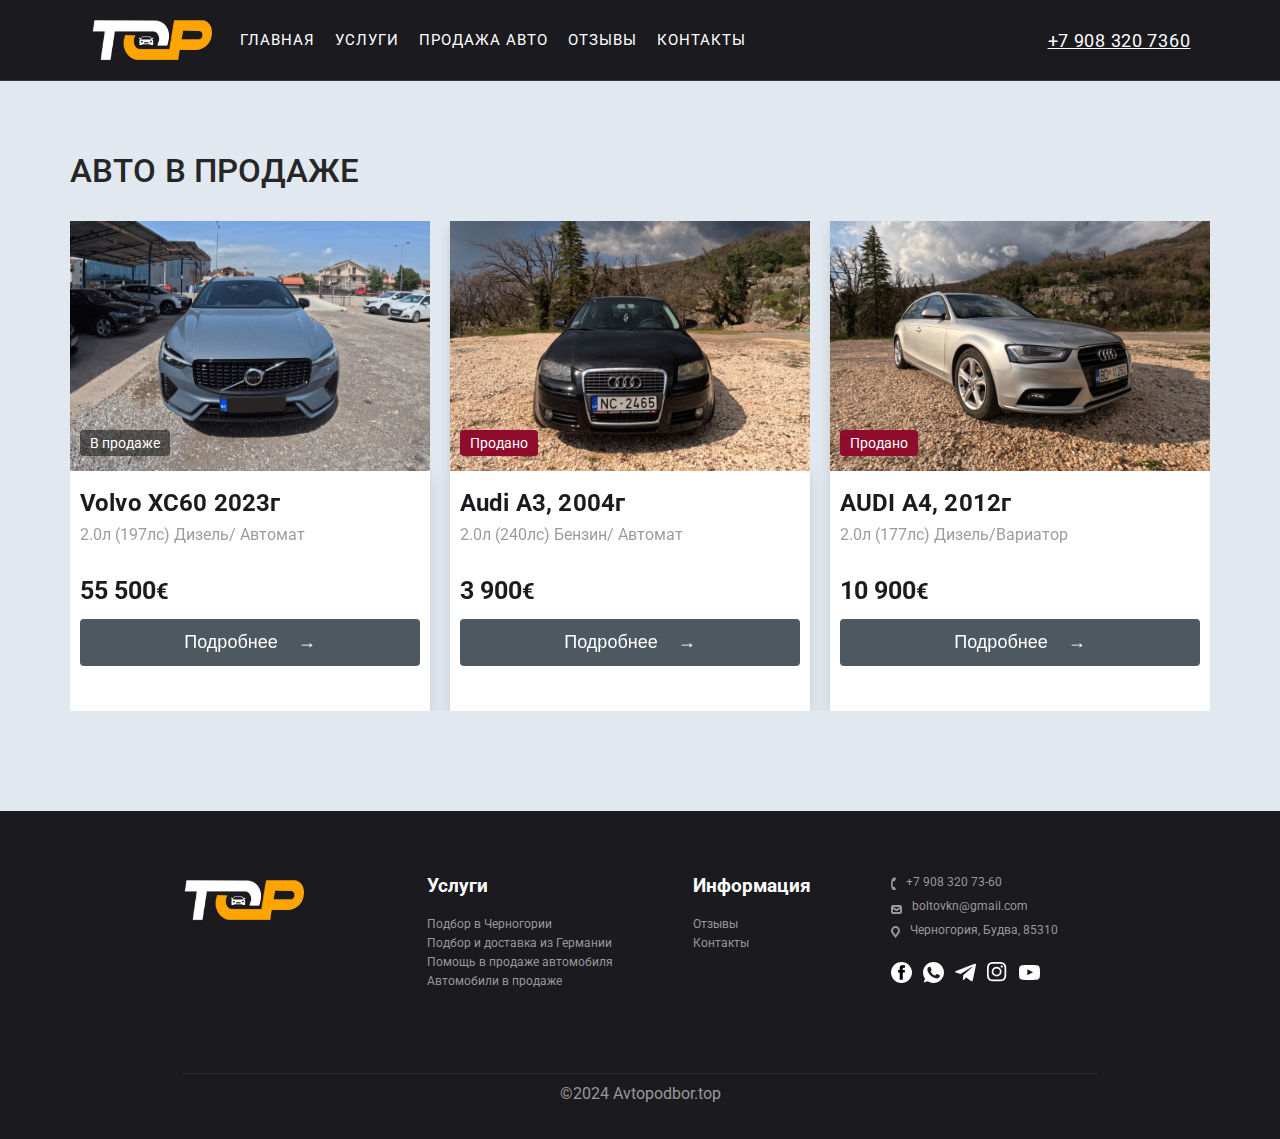
<file: sale.html>
<!DOCTYPE html>
<html lang="ru">
<head>
	<meta charset="UTF-8">
	<title>Продажа подержанных автомобилей в Черногории.</title>
	<meta name="viewport" content="width=device-width, initial-scale=1.0">
	<meta name="keywords"
		contant="подбор и продажа авто в Черногории, автоподбор Черногория, купить авто Черногория, купить авто, объявления о продаже авто в черногории">
	<meta name="description"
		content="Объявления о продаже подержанных авто в Черногории. Подробнее WhatsApp ☎ +79083207360">
	<meta property="og:type" content="website">
	<meta property="og:image" content="https://avtopodbor.top/og-img.jpg">
	<meta property="og:locale" content="ru_RU">
	<meta property="og:url" content="https://avtopodbor.top/">
	<meta property="og:site_name" content="Avtopodbor.top">
	<meta property="og:title" content="Подбор авто в Черногории.">
	<meta property="og:description"
		content="Услуга автоподбора в Черногории. Профессиональная помощь в покупке и продаже авто. WhatsApp ☎ +79083207360">
	<link rel="stylesheet" type="text/css" href="css/global.css">
	<link rel="stylesheet" type="text/css" href="css/header.css">
	<link rel="stylesheet" type="text/css" href="css/services-germany.css">
	<link rel="stylesheet" type="text/css" href="css/services-montenegro.css">
	<link rel="stylesheet" type="text/css" href="css/about-me.css">
	<link rel="stylesheet" type="text/css" href="css/block-auto.css">
	<link rel="stylesheet" type="text/css" href="css/footer.css">
	<link
		href="https://fonts.googleapis.com/css2?family=Roboto:ital,wght@0,100;0,300;0,400;0,500;0,700;0,900;1,100;1,300;1,400;1,500;1,700;1,900&display=swap"
		rel="stylesheet">
	<link rel="stylesheet" type="text/css" href="css/swiper-slider-transformer.css">
	<link rel="stylesheet" type="text/css" href="swiper/swiper-bundle.min.css">

	<link rel="icon" href="/favicon-32x32.png" sizes="32x32">
	<link rel="icon" href="/android-chrome-192x192.png" sizes="192x192">
	<link rel="apple-touch-icon" href="/apple-touch-icon.png" sizes="200x200">
</head>
<body>
	<!--Header-->
	<header class="header carsForSale-border">
		<div class="header-container">
			<!--logo------>
			<div class="header-logo">
				<a href="index.html"><img src="images/img/logo4.png" alt="logo"></a>
			</div>
			<!---MENU---------->
			<div class="header-menu menu">

				<nav class="menu-body">
					<ul class="menu-list">
						<li class="menu-link"><a href="index.html">Главная</a></li>
						<li class="menu-link ">
							<a class="arrow-button">Услуги</a><span class="menu-arrow"></span>
							<ul class="menu-sub-list">
								<li class="menu-sub-link"><a data-goto=".page_section_1" href="services-montenegro.html">Автоподбор в
										Черногории</a>
								</li>
								<li class="menu-sub-link"><a data-goto=".page_section_2" href="services-germany.html">ПОДБОР В
										ГЕРМАНИИ</a>
								</li>
								<li class="menu-sub-link"><a href="services-sale.html">ПОМОЩЬ В ПРОДАЖЕ АВТО</a>
								</li>
							</ul>
						</li>
						<li class="menu-link"><a href="sale.html ">Продажа авто</a></li>
						<li class="menu-link"><a href="reviews.html">Отзывы</a></li>
						<li class="menu-link last-child"><a href="contacts.html">Контакты</a></li>

						<!--social icon------->
						<div class="icon-menu-header social-icon">
							<div class="nav-social-item  icon-menu-header">
								<ul class="nav-social nav-social-mob">
									<li class="nav-social-item ">
										<a title="WhatsApp" href="https://wa.me/79083207360" target="_blank" rel="noopener noreferrer">
											<img class="nci" src="images/icon/Group whatsApp.svg" alt="Whatsapp">
										</a>
									</li>
									<li class="nav-social-item">
										<a title="Fasbook" href=" target_blank" rel="noopener noreferrer">
											<img class="nci" src="images/icon/Group FEASBOOK.svg" alt="Fasbook">
										</a>
									</li>
									<li class="nav-social-item ">
										<a title="Telegram" href="https://t.me/avtopodbor_top" target="_blank" rel="noopener noreferrer">
											<img class="nci" src="images/icon/Group TELTGRAM.svg" alt="Telegram">
										</a>
									</li>
									<li class="nav-social-item">
										<a title="Instagram" href="https://instagram.com/avtopodbor.top" target="_blank"
											rel="noopener noreferrer">
											<img class="nci" src="images/icon/Group INSTAGRAM.svg" alt="Instagram">
										</a>
									</li>
									<li class="nav-social-item">
										<a title="YouTube" href="https://www.youtube.com/@avtopodbor_bkn" target="_blank"
											rel="noopener noreferrer">
											<img class="nci" src="images/icon/Group YouTube.svg" alt="YouTub">
										</a>
									</li>
									<li class="nav-social-item">
										<a title="Viber" href="viber://chat?number=79083207360" target="_blank" rel="noopener noreferrer">
											<img class="" src="images/icon/Group viber.svg" alt="Viber">
										</a>
									</li>
								</ul>
							</div>
						</div>
					</ul>
				</nav>
			</div>
			<!--tel number link----->
			<div class="header-box-button">
				<a class="header-tel" href="https://wa.me/79083207360" title="WhatsApp" target="_blank"
					rel="noopener noreferrer">
					+7 908 320 7360</a>
			</div>
			<!--BURGER------->
			<div class="box-menu-icon">
				<div class="menu-icon">
					<span></span>
				</div>
			</div>
		</div>
	</header>


	
	<!--BreadCrumb-->
	<div class="breadcrumb"  style="background-color: #e2e8ef;">
		<a href="index.html"><svg style="fill: #767677;" width="16" height="16" xmlns="http://www.w3.org/2000/svg"
			viewBox="0 0 16 16">
			<path d="M2 15V6.8a1 1 0 0 1 .308-.722l5-4.791a1 1 0 0 1 1.384 0l5 4.791A1 1 0 0 1 14 6.8V15h-4v-5H6v5z"></path>
		</svg>
	</a>
		<svg class="arrow-lite" xmlns="http://www.w3.org/2000/svg" viewBox="0 0 20 33.5">
				<path d="M0 0h5.223l14.769 16.87L5.343 33.5H.12l12.908-16.63z"></path>
			</svg>
			<span style="color: #bbb">Продажа авто</span>
		</div>


	<!--Swiper-slider Sale-auto-->
	<section class="sale sale-mob">
		<div class="block-container-big-slider">
			<div class="sst-title">
				<h2 class="text__h2 ">АВТО В ПРОДАЖЕ</h2>
			</div>
			<div class="swiper slider-1">
				<div class="swiper-wrapper sst-items">
					<!--1-->
					<div class="swiper-slide sst-item">
						<a href="autoVolvoXC60.html" class="link-sst">

							<div class="sst-header">
								<img src="images/auto1/1.png" alt="">
								<span class="state not-sold">В продаже</span>
								<!-- <span class="state sales">Продано</span> -->
							</div>
							<div class="sst-text">
								<h3 class="text__h3"><b>Volvo XC60 2023г</b></h3>
								<p class="options">
									<span style="color: rgba(0,0,0,.4);">2.0л (197лс) Дизель/ Автомат</span>
								</p>
								<div class="sst-price">
									<span class="numder">55 500</span><span class="euro">€</span>
								</div>
								<button class=" sst-btn" href="autoVolvoXC60.html">Подробнее <span style="padding-left: 20px;">→</span></button>
							</div>

						</a>
					</div>
					<!--2-->
					<div class="swiper-slide sst-item">
						<a href="autoAudiA3.html" class="link-sst">

							<div class="sst-header">
								<img src="images/AudiA3/1.jpg" alt="">
								<!-- <span class="state not-sold">В продаже</span> -->
								<span class="state sales">Продано</span>
							</div>
							<div class="sst-text">
								<h3 class="text__h3"><b>Audi А3, 2004г</b></h3>
								<p class="options">
									<span style="color: rgba(0,0,0,.4);">2.0л (240лс) Бензин/ Автомат</span>
								</p>
								<div class="sst-price">
									<span class="numder">3 900</span><span class="euro">€</span>
								</div>
								<button class=" sst-btn" href="autoAudiA3.html">Подробнее <span style="padding-left: 20px;">→</span></button>
							</div>

						</a>
					</div>
					<!--3-->
					<div class="swiper-slide sst-item">
						<a href="autoAudiA4.html" class="link-sst">

							<div class="sst-header">
								<img src="images/AudiA4/1.jpg" alt="">
								<span class="state sales">Продано</span>
							</div>
							<div class="sst-text">
								<h3 class="text__h3"><b>AUDI А4, 2012г</b></h3>
								<p class="options">
									<span style="color: rgba(0,0,0,.4);">2.0л (177лс) Дизель/Вариатор</span>
								</p>
								<div class="sst-price">
									<span class="numder">10 900</span><span class="euro">€</span>
								</div>
								<button class=" sst-btn" href="autoAudiA4.html">Подробнее <span style="padding-left: 20px;">→</span></button>
							</div>


						</a>
					</div>
				</div>
				<div class="swiper-pagination"></div>
			</div>
		</div>
	</section>
	<!-- Up-arrow -->
	<div class="up-arrow">
		<div class="btn-up btn-up_hide"><span><wb-icon name="bds/chevron-up/24" class="hydrated" aria-hidden="true"><svg
						xmlns="http://www.w3.org/2000/svg" viewBox="0 0 24 24">
						<path d="m4.95 14.8 1.4 1.4 5.6-5.7 5.6 5.7 1.5-1.3-7.1-7.1z"></path>
					</svg>
				</wb-icon></span></div>
	</div>

	<!-- FOOTER -->
	<footer class="footer">
		<div class="footer-container ">
			<div class="footer-row">
				<div class="footer-item-logo" style="">
					<div class="footer-logo">
						<a href="index.html"><img src="images/img/logo4.png" alt="logo"></a>
					</div>
				</div>
				<div class="footer-row2">
					<div class="footer-item footer-item1">
						<h3>Услуги</h3>
						<a class="footer-link" href="services-montenegro.html">Подбор в Черногории</a>
						<a class="footer-link" href="services-germany.html">Подбор и доставка из Германии</a>
						<a class="footer-link" href="services-sale.html">Помощь в продаже автомобиля</a>
						<a class="footer-link" href="sale.html">Автомобили в продаже</a>
					</div>
					<div class="footer-item footer-item2">
						<h3>Информация</h3>
						<a class="footer-link" href="reviews.html">Отзывы </a>
						<a class="footer-link" href="contacts.html">Контакты</a>
					</div>
					<div class="footer-item footer-item3">
						<div class="footer-icon tell ">
							<i aria-hidden="true">
								<svg xmlns="http://www.w3.org/2000/svg" width="5" height="13" viewBox="0 0 5 13">
									<path fill="#999" fill-rule="evenodd"
										d="M3.74 9.957c.34.7.718 1.38 1.13 2.04a.617.617 0 0 1-.14.87l-.3.3a.9.9 0 0 1-.8.329 4.036 4.036 0 0 1-1.5-.274C.94 12.543.48 10.872.24 9.559a13.033 13.033 0 0 1 .02-5.081C.51 3.161.99 1.486 2.19.793c.477-.19.986-.288 1.5-.289a.883.883 0 0 1 .8.322l.3.3A.64.64 0 0 1 4.9 2c-.46.8-.79 1.37-1.13 2.045-.15.28-.27.258-.56.214-.19-.028-.32-.049-.47-.072a.535.535 0 0 0-.7.366 8.458 8.458 0 0 0-.39 2.456c-.001.832.123 1.66.37 2.454a.517.517 0 0 0 .69.357l.47-.075c.29-.047.41-.066.56.207v.005Z"
										clip-rule="evenodd" />
								</svg></i>
							<a rel="nofollow" href="tel:+79083207360"><span>+7 908 320 73-60</span></a>
						</div>
						<div class="footer-icon email  ">
							<i aria-hidden="true">
								<svg xmlns="http://www.w3.org/2000/svg" width="11" height="9" viewBox="0 0 11 9">
									<path data-name="Rectangle 583 copy 16"
										d="M367,142h-7a2,2,0,0,1-2-2v-5a2,2,0,0,1,2-2h7a2,2,0,0,1,2,2v5A2,2,0,0,1,367,142Zm0-2v-3.039L364,139h-1l-3-2.036V140h7Zm-6.634-5,3.145,2.079L366.634,135h-6.268Z"
										transform="translate(-358 -133)" />
								</svg>
							</i>
							<a class="footer-link" href="mailto:info@auto-lab.ru"><span>boltovkn@gmail.com</span></a>
						</div>
						<div class="footer-icon address">
							<i aria-hidden="true">
								<svg xmlns="http://www.w3.org/2000/svg" width="9" height="12" viewBox="0 0 9 12">
									<path
										d="M959.135,82.315l0.015,0.028L955.5,87l-3.679-4.717,0.008-.013a4.658,4.658,0,0,1-.83-2.655,4.5,4.5,0,1,1,9,0A4.658,4.658,0,0,1,959.135,82.315ZM955.5,77a2.5,2.5,0,0,0-2.5,2.5,2.467,2.467,0,0,0,.326,1.212l-0.014.022,2.181,3.336,2.034-3.117c0.033-.046.063-0.094,0.093-0.142l0.066-.1-0.007-.009a2.468,2.468,0,0,0,.32-1.2A2.5,2.5,0,0,0,955.5,77Z"
										transform="translate(-951 -75)" />
								</svg></i><span>Черногория, Будва, 85310</span>
						</div>
						<ul class="nav-social footer-social">
							<li class="nav-social-item footer-social-item">
								<a title="Fasbook" href="https://www.facebook.com/profile.php?id=100087437070397&mibextid=ZbWKwL"
									target="_blank" rel="noopener noreferrer">
									<wb-icon name="facebook" class="footer-hydrated" aria-hidden="true">
										<svg xmlns="http://www.w3.org/2000/svg" width="100" height="100" fill="none" viewBox="0 0 100 100">
											<g clip-path="url(#a)">
												<path fill="##1a1a1f"
													d="M50 100c27.614 0 50-22.386 50-50S77.614 0 50 0 0 22.386 0 50s22.386 50 50 50Z" />
												<path fill="#000"
													d="M66.258 15.347H55.182c-6.574 0-13.885 2.765-13.885 12.293.033 3.32 0 6.499 0 10.077h-7.604v12.1h7.84v34.835h14.405V49.588h9.508l.86-11.905H55.69s.024-5.295 0-6.833c0-3.765 3.918-3.55 4.153-3.55 1.865 0 5.49.006 6.42 0V15.347h-.005Z" />
											</g>
											<defs>
												<clipPath id="a">
													<path fill="#fff" d="M0 0h100v100H0z" />
												</clipPath>
											</defs>
										</svg>
									</wb-icon>
								</a>
							</li>
							<li class="nav-social-item footer-social-item">
								<a title="WhatsApp" href="https://wa.me/79083207360" target="_blank" rel="noopener noreferrer">
									<wb-icon name="whatsapp" class="footer-hydrated" aria-hidden="true">
										<svg xmlns="http://www.w3.org/2000/svg" viewBox="0 0 16 16">
											<path
												d="M8.002 0h-.004C3.587 0 0 3.588 0 8a7.94 7.94 0 0 0 1.523 4.689l-.997 2.972 3.075-.983A7.93 7.93 0 0 0 8.002 16C12.413 16 16 12.411 16 8s-3.587-8-7.998-8zm4.655 11.297c-.193.545-.959.997-1.57 1.129-.418.089-.964.16-2.802-.602-2.351-.974-3.865-3.363-3.983-3.518-.113-.155-.95-1.265-.95-2.413s.583-1.707.818-1.947c.193-.197.512-.287.818-.287.099 0 .188.005.268.009.235.01.353.024.508.395.193.465.663 1.613.719 1.731.057.118.114.278.034.433-.075.16-.141.231-.259.367-.118.136-.23.24-.348.386-.108.127-.23.263-.094.498.136.23.606.997 1.298 1.613.893.795 1.617 1.049 1.876 1.157.193.08.423.061.564-.089.179-.193.4-.513.625-.828.16-.226.362-.254.574-.174.216.075 1.359.64 1.594.757.235.118.39.174.447.273.056.099.056.564-.137 1.11z" />
										</svg>
									</wb-icon>
								</a>
							</li>
							<li class="nav-social-item footer-social-item">
								<a title="Telegram" href="https://t.me/avtopodbor_top" target="_blank" rel="noopener noreferrer">
									<wb-icon name="telegram" class="footer-hydrated" aria-hidden="true">
										<svg xmlns="http://www.w3.org/2000/svg" viewBox="0 0 24 24">
											<path
												d="m9.417 15.181-.397 5.584c.568 0 .814-.244 1.109-.537l2.663-2.545 5.518 4.041c1.012.564 1.725.267 1.998-.931L23.93 3.821l.001-.001c.321-1.496-.541-2.081-1.527-1.714l-21.29 8.151c-1.453.564-1.431 1.374-.247 1.741l5.443 1.693L18.953 5.78c.595-.394 1.136-.176.691.218z" />
										</svg>
										</svg></wb-icon>
								</a>
							</li>
							<li class="social-item footer-social-item">
								<a title="Instagram" href="https://instagram.com/avtopodbor.top" target="_blank"
									rel="noopener noreferrer">
									<wb-icon name="instagram" class="footer-hydrated" aria-hidden="true">
										<svg xmlns="http://www.w3.org/2000/svg" viewBox="0 0 24 24">
											<path
												d="M11 1.982c2.937 0 3.285.011 4.445.064 1.072.049 1.655.228 2.043.379.513.2.88.438 1.265.823.385.385.623.751.823 1.265.151.388.33.97.379 2.043.053 1.16.064 1.508.064 4.445s-.011 3.285-.064 4.445c-.049 1.072-.228 1.655-.379 2.043-.2.513-.438.88-.823 1.265a3.41 3.41 0 0 1-1.265.823c-.388.151-.97.33-2.043.379-1.16.053-1.508.064-4.445.064s-3.285-.011-4.445-.064c-1.072-.049-1.655-.228-2.043-.379-.513-.2-.88-.438-1.265-.823a3.41 3.41 0 0 1-.823-1.265c-.151-.388-.33-.97-.379-2.043-.052-1.161-.063-1.509-.063-4.446s.011-3.285.064-4.445c.049-1.072.228-1.655.379-2.042.2-.513.438-.88.823-1.265a3.41 3.41 0 0 1 1.265-.823c.388-.151.97-.33 2.043-.379 1.159-.053 1.507-.064 4.444-.064M11 0C8.013 0 7.638.013 6.465.066c-1.171.053-1.97.239-2.67.511a5.412 5.412 0 0 0-1.949 1.269A5.412 5.412 0 0 0 .577 3.795c-.272.7-.458 1.499-.511 2.67C.013 7.638 0 8.013 0 11s.013 3.362.066 4.535c.053 1.171.239 1.97.511 2.67a5.382 5.382 0 0 0 1.269 1.948 5.39 5.39 0 0 0 1.948 1.269c.7.272 1.499.458 2.67.511C7.638 21.987 8.013 22 11 22s3.362-.013 4.535-.066c1.171-.053 1.97-.239 2.67-.511a5.382 5.382 0 0 0 1.948-1.269 5.39 5.39 0 0 0 1.269-1.948c.272-.7.458-1.499.511-2.67.054-1.174.067-1.549.067-4.536s-.013-3.362-.066-4.535c-.053-1.171-.239-1.97-.511-2.67a5.382 5.382 0 0 0-1.269-1.948A5.39 5.39 0 0 0 18.206.578c-.7-.272-1.499-.458-2.67-.511C14.362.013 13.987 0 11 0z">
											</path>
											<path
												d="M11 5.351a5.649 5.649 0 1 0 0 11.298A5.649 5.649 0 0 0 11 5.35zm0 9.316a3.667 3.667 0 1 1 0-7.335 3.667 3.667 0 0 1 0 7.335z">
											</path>
											<circle cx="16.872" cy="5.128" r="1.32"></circle>
										</svg>
									</wb-icon>
								</a>
							</li>
							<li class="nav-social-item footer-social-item ">
								<a title="YouTube" href="https://www.youtube.com/@avtopodbor_bkn" target="_blank"
									rel="noopener noreferrer">
									<wb-icon name="youtube" class="footer-hydrated" aria-hidden="true">
										<svg xmlns="http://www.w3.org/2000/svg" viewBox="0 0 31 21.803">
											<path d="m19.584 11.118-.001-.001 1.031-.534-1.03.535"></path>
											<path
												d="	m12.3 14.923-.001-8.71 8.376 4.37-8.375 4.34zM30.69 4.704s-.303-2.136-1.232-3.077C28.279.392 26.958.386 26.352.314 22.014 0 15.507 0 15.507 0h-.013S8.987 0 4.649.314c-.607.072-1.928.078-3.107 1.313C.612 2.567.31 4.704.31 4.704S0 7.212 0 9.721v2.352c0 2.509.31 5.017.31 5.017s.302 2.136 1.232 3.077c1.179 1.235 2.728 1.196 3.418 1.325 2.48.238 10.54.311 10.54.311s6.514-.01 10.852-.323c.606-.072 1.927-.078 3.106-1.313.93-.941 1.232-3.077 1.232-3.077s.31-2.509.31-5.017V9.721c0-2.509-.31-5.017-.31-5.017z">
											</path>
										</svg></wb-icon>
								</a>
							</li>
						</ul>
					</div>
				</div>
			</div>
		</div>
		<div class="footer-bottom-text"><span>©2024 Avtopodbor.top</span></div>
	</footer>

	<script src="swiper/swiper-bundle.min.js"></script>
	<script src="https://polyfill.io/v3/polyfill.min.js?features=default"></script>
	<!--JS--Swiper-slider-transformer-1*3-->
	<script>

		window.addEventListener('DOMContentLoaded', () => {

			const resizableSwiper = (breakpoint, swiperClass, swiperSettings, callback) => {
				let swiper;

				breakpoint = window.matchMedia(breakpoint);

				const enableSwiper = function (className, settings) {
					swiper = new Swiper(className, settings);

					if (callback) {
						callback(swiper);
					}
				}

				const checker = function () {
					if (breakpoint.matches) {
						return enableSwiper(swiperClass, swiperSettings);
					} else {
						if (swiper !== undefined) swiper.destroy(true, true);
						return;
					}
				};

				breakpoint.addEventListener('change', checker);
				checker();
			}

			const someFunc = (instance) => {
				if (instance) {
					instance.on('slideChange', function (e) {
						console.log('*** mySwiper.activeIndex', instance.activeIndex);
					});
				}
			};

			resizableSwiper(
				'(max-width: 900px)',
				'.slider-1',
				{
					loop: false,  /* прокрутка до конца или нет*/
					spaceBetween: 0,
					slidesPerView: 1.03,
					pagination: {
						el: '.swiper-pagination',
						clickable: true,
					},
				},
				someFunc
			);

			resizableSwiper(
				'(max-width: 1500px)',
				'.slider-2',
				{
					loop: true,
					spaceBetween: 10,
					slidesPerView: 3,
					freeMode: true,
					breakpoints: {
						1200: {
							spaceBetween: 20,
						}
					}
				}
			);
		});
	</script>

	<script src="JS/menu.js"></script>

</body>
</html>
</file>
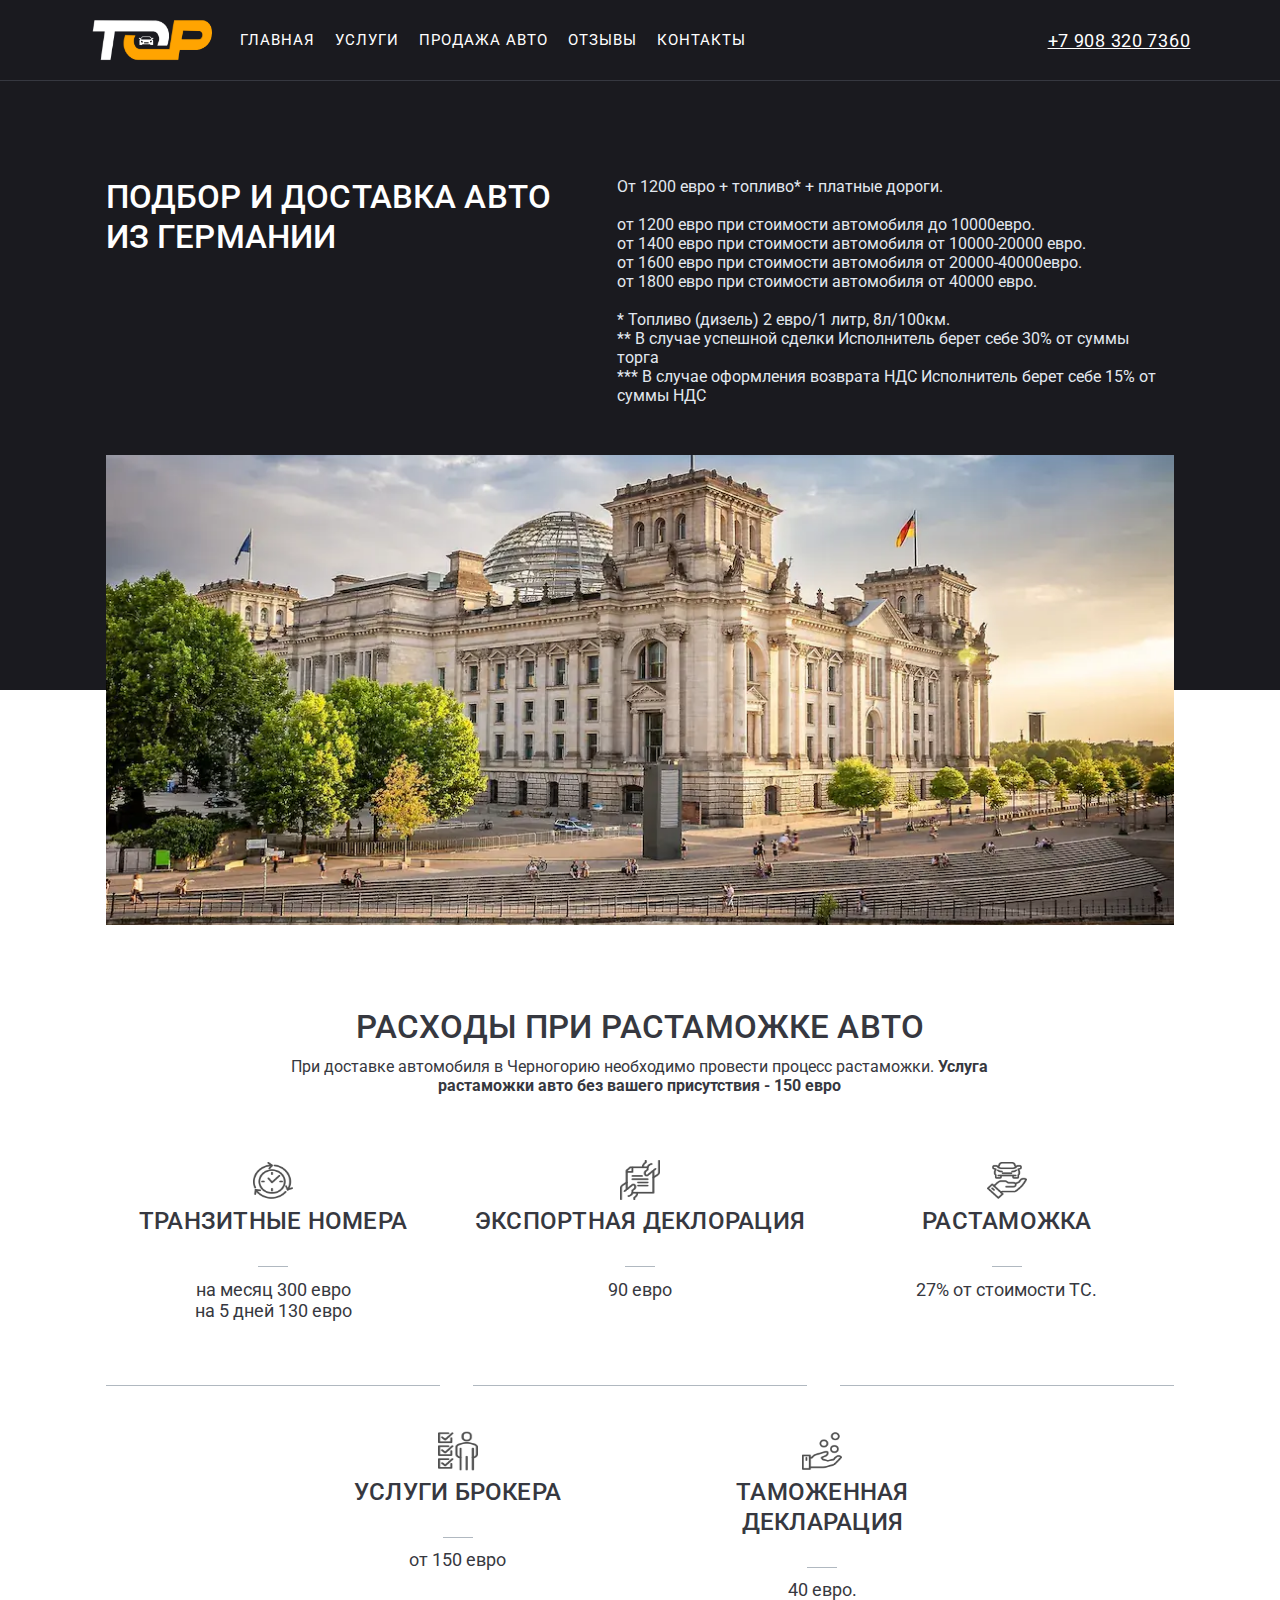
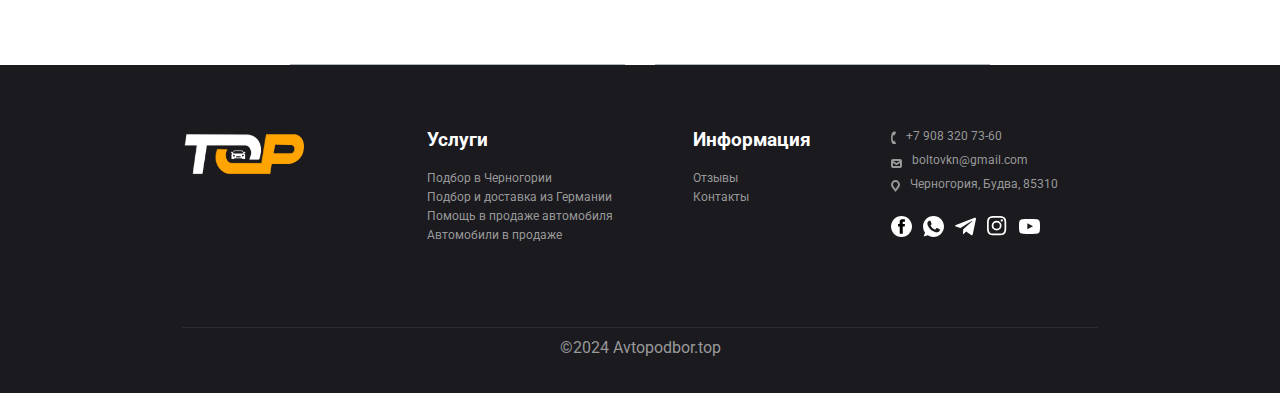
<file: services-germany.html>
<!DOCTYPE html>
<html lang="ru">

<head>
	<meta charset="UTF-8">
	<title>Автоподбор Германия</title>
	<meta name="viewport" content="width=device-width, initial-scale=1.0">
	<meta name="keywords"
		contant="подбор авто в Черногории, автоподбор Черногория, авто подбор в Черногории, подбор авто Черногория, услуги автоподбора в Черногории, проверка автомобиля перед покупкой, подбор авто с пробегом.">
	<meta name="description"
		content="Подбор и доставка авто из Германии. Консультация и помощь в  растаможке, постановке на учет. Подробнее WhatsApp ☎ +79083207360">

	<meta property="og:type" content="website">
	<meta property="og:image" content="https://avtopodbor.top/og-img.png">
	<meta property="og:locale" content="ru_RU">
	<meta property="og:url" content="https://avtopodbor.top/">
	<meta property="og:site_name" content="Avtopodbor.top">
	<meta property="og:title" content="Подбор авто в Черногории.">
	<meta property="og:description"
		content="Услуга автоподбора в Черногории. Профессиональная помощь в покупке и продаже авто. WhatsApp ☎ +79083207360">
	<link rel="stylesheet" type="text/css" href="css/global.css">
	<link rel="stylesheet" type="text/css" href="css/header.css">
	<link rel="stylesheet" type="text/css" href="css/underheader.css">
	<link rel="stylesheet" type="text/css" href="css/cards.css">
	<link rel="stylesheet" type="text/css" href="css/services-germany.css">
	<link rel="stylesheet" type="text/css" href="css/services-montenegro.css">
	<link rel="stylesheet" type="text/css" href="css/services-sale.css">
	<link rel="stylesheet" type="text/css" href="css/about-me.css">
	<link rel="stylesheet" type="text/css" href="css/accordionIcon.css">
	<link rel="stylesheet" type="text/css" href="css/block-auto.css">
	<link rel="stylesheet" type="text/css" href="css/social-link.css">
	<link rel="stylesheet" type="text/css" href="css/itc-slider-1item.css">
	<link rel="stylesheet" type="text/css" href="css/footer.css">
	<link
		href="https://fonts.googleapis.com/css2?family=Roboto:ital,wght@0,100;0,300;0,400;0,500;0,700;0,900;1,100;1,300;1,400;1,500;1,700;1,900&display=swap"
		rel="stylesheet">
	<link rel="stylesheet" type="text/css" href="css/swiper-slider-transformer.css">
	<link rel="stylesheet" type="text/css" href="swiper/swiper-bundle.min.css">

	<link rel="icon" href="/favicon-32x32.png" sizes="32x32">
	<link rel="icon" href="/android-chrome-192x192.png" sizes="192x192">
	<link rel="apple-touch-icon" href="/apple-touch-icon.png" sizes="200x200">
</head>

<body>
	<!-- header -->
	<!-- header-border -->
	<header class="header header-border">
		<div class="header-container">
			<!--logo------>
			<div class="header-logo">
				<a href="index.html"><img src="images/img/logo4.png" alt="logo"></a>
			</div>
			<!---MENU-->
			<div class="header-menu menu">
				<nav class="menu-body">
					<ul class="menu-list">
						<li class="menu-link"><a href="index.html">Главная</a></li>
						<li class="menu-link ">
							<a class="arrow-button">Услуги</a><span class="menu-arrow"></span>
							<ul class="menu-sub-list">
								<li class="menu-sub-link"><a data-goto=".page_section_1" href="services-montenegro.html">Автоподбор в
										Черногории</a>
								</li>
								<li class="menu-sub-link"><a data-goto=".page_section_2" href="services-germany.html">ПОДБОР В
										ГЕРМАНИИ</a>
								</li>
								<li class="menu-sub-link"><a href="services-sale.html">ПОМОЩЬ В ПРОДАЖЕ АВТО</a>
								</li>
							</ul>
						</li>
						<li class="menu-link"><a href="sale.html ">Продажа авто</a></li>
						<li class="menu-link"><a href="reviews.html">Отзывы</a></li>
						<li class="menu-link last-child"><a href="contacts.html">Контакты</a></li>
						<!--social icon-->
						<!-- <div class="icon-menu-header social-icon">
							<div class="nav-social-item  icon-menu-header">
								<ul class="nav-social nav-social-mob">
									<li class="nav-social-item ">
										<a title="WhatsApp" href="https://wa.me/79083207360" target="_blank" rel="noopener noreferrer">
											<img class="nci" src="images/icon/Group whatsApp.svg" alt="Whatsapp">
										</a>
									</li>
									<li class="nav-social-item">
										<a title="Fasbook" href=" target_blank" rel="noopener noreferrer">
											<img class="nci" src="images/icon/Group FEASBOOK.svg" alt="Fasbook">
										</a>
									</li>
									<li class="nav-social-item ">
										<a title="Telegram" href="https://t.me/avtopodbor_top" target="_blank" rel="noopener noreferrer">
											<img class="nci" src="images/icon/Group TELTGRAM.svg" alt="Telegram">
										</a>
									</li>
									<li class="nav-social-item">
										<a title="Instagram" href="https://instagram.com/avtopodbor.top" target="_blank"
											rel="noopener noreferrer">
											<img class="nci" src="images/icon/Group INSTAGRAM.svg" alt="Instagram">
										</a>
									</li>
									<li class="nav-social-item">
										<a title="YouTube" href="https://www.youtube.com/@avtopodbor_bkn" target="_blank"
											rel="noopener noreferrer">
											<img class="nci" src="images/icon/Group YouTube.svg" alt="YouTub">
										</a>
									</li>
									<li class="nav-social-item">
										<a title="Viber" href="viber://chat?number=79083207360" target="_blank" rel="noopener noreferrer">
											<img class="" src="images/icon/Group viber.svg" alt="Viber">
										</a>
									</li>
								</ul>
							</div>
						</div> -->
					</ul>
				</nav>
			</div>
			<!--tel-number link-->
			<div class="header-box-button">
				<a class="header-tel" href="https://wa.me/79083207360" title="WhatsApp" target="_blank"
					rel="noopener noreferrer">
					+7 908 320 7360</a>
			</div>
			<!--BURGER-->
			<div class="box-menu-icon">
				<div class="menu-icon">
					<span></span>
				</div>
			</div>
		</div>
	</header>

	<!--BreadCrumb-->
	<div class="breadcrumb" style="background-color: #1a1a1f; color: #fff; ">
		<a href="index.html"><svg style="fill: #bbb;" width="16" height="16" xmlns="http://www.w3.org/2000/svg"
				viewBox="0 0 16 16">
				<path d="M2 15V6.8a1 1 0 0 1 .308-.722l5-4.791a1 1 0 0 1 1.384 0l5 4.791A1 1 0 0 1 14 6.8V15h-4v-5H6v5z"></path>
			</svg>
		</a>
		<svg class="arrow" xmlns="http://www.w3.org/2000/svg" viewBox="0 0 20 33.5">
			<path d="M0 0h5.223l14.769 16.87L5.343 33.5H.12l12.908-16.63z"></path>
		</svg>
		<span style="color: #767676">Подбор авто в Германии</span>
	</div>

	<main>
		<!-- picture-->
		<section class="inspection">
			<div class="inspection-wrapper-germany">
				<div class="block-container ">
					<div class="text-row">
						<h2 class="text-row-h2 text__h2">ПОДБОР И ДОСТАВКА АВТО ИЗ ГЕРМАНИИ</h2>
						<ul class="text16" style="color: #e2e8ef;">
							<li>От 1200 евро + топливо* + платные дороги.</li><br>
							<li>от 1200 евро при стоимости автомобиля до 10000евро.</li>
							<li>от 1400 евро при стоимости автомобиля от 10000-20000 евро.</li>
							<li>от 1600 евро при стоимости автомобиля от 20000-40000евро.</li>
							<li>от 1800 евро при стоимости автомобиля от 40000 евро.</li> <br>
							<li style="list-style-type:none; margin-left: 0;">* Топливо (дизель) 2 евро/1 литр, 8л/100км. </li>
							<li style="list-style-type:none; margin-left: 0;">** В случае успешной сделки Исполнитель берет себе 30%
								от суммы торга </li>
							<li style="list-style-type:none; margin-left: 0;">*** В случае оформления возврата НДС Исполнитель берет
								себе 15% от суммы НДС</li>
						</ul>
					</div>
					<div class="block-picture ">
						<img src="images/img/card2big.webp" alt="">
					</dblock-itemdiv>
				</div>
		</section>

		<section class="services-germany__customs">
			<div class="block-container ">
				<div class="block-title">
					<h2 class="text__h2 th-black">РАСХОДЫ ПРИ РАСТАМОЖКЕ АВТО</h2>
					<p class="text16" style=" color: #363840;">При доставке автомобиля в Черногорию необходимо провести
						процесс растаможки. <strong>Услуга растаможки авто без вашего присутствия - 150 евро</strong></p>
				</div>
				<div class="block-items">
					<div class="block-item">
						<div class="block-headerpict">
							<img src="images/icon/feature6.png" alt="">
						</div>
						<div class="block-item--header">
							<div class="block-headertext ">
								<h3 class="text__h3 th-black ">ТРАНЗИТНЫЕ НОМЕРА</h3>
								<div class="small-line-germany"></div>
							</div>
							<div class="block-item-text">
								<p class="text-p th-grey">на месяц 300 евро</p>
								<p class="text-p th-grey">на 5 дней 130 евро</p>
							</div>
						</div>
					</div>
					<div class="block-item">
						<div class="block-headerpict">
							<img src="images/icon/feature5.png" alt="">
						</div>
						<div class="block-item--header">
							<div class="block-headertext">
								<h3 class="text__h3 th-black">ЭКСПОРТНАЯ ДЕКЛОРАЦИЯ</h3>
								<div class="small-line-germany"></div>
							</div>
							<div class="block-item-text">
								<p class="text-p th-grey"> 90 евро</p>
							</div>
						</div>
					</div>
					<div class="block-item">
						<div class="block-headerpict">
							<img src="images/icon/feature1.png" alt="">
						</div>
						<div class="block-item--header">
							<div class="block-headertext ">
								<h3 class=" text__h3 th-black ">РАСТАМОЖКА</h3>
								<div class="small-line-germany"></div>
							</div>
							<div class="block-item-text">
								<p class="text-p th-grey">27% от стоимости ТС.</p>
							</div>
						</div>
					</div>
				</div>
				<div class="block-items-duble">
					<div class="block-items-duble-wrapper">
						<div class="block-item block-itemd">
							<div class="block-headerpict">
								<img src="images/icon/feature3.png" alt="">
							</div>
							<div class="block-item--header">
								<div class="block-headertext">
									<h3 class="text__h3 th-black">УСЛУГИ БРОКЕРА</h3>
									<div class="small-line-germany"></div>
								</div>
								<div class="block-item-text">
									<p class="text-p th-grey"> от 150 евро</p>
								</div>
							</div>
						</div>
						<div class="block-item block-itemd">
							<div class="block-headerpict">
								<img src="images/icon/feature2.png" alt="">
							</div>
							<div class="block-item--header">
								<div class="block-headertext">
									<h3 class="text__h3 th-black">ТАМОЖЕННАЯ ДЕКЛАРАЦИЯ</h3>
									<div class="small-line-germany"></div>
								</div>
								<div class="block-item-text">
									<p class="text-p th-grey">40 евро. </p>
								</div>
							</div>
						</div>
					</div>
				</div>
			</div>
		</section>

			<!-- FOOTER -->
	<footer class="footer">
		<div class="footer-container ">
			<div class="footer-row">
				<div class="footer-item-logo" style="">
					<div class="footer-logo">
						<a href="index.html"><img src="images/img/logo4.png" alt="logo"></a>
					</div>
				</div>
				<div class="footer-row2">
					<div class="footer-item footer-item1">
						<h3>Услуги</h3>
						<a class="footer-link" href="services-montenegro.html">Подбор в Черногории</a>
						<a class="footer-link" href="services-germany.html">Подбор и доставка из Германии</a>
						<a class="footer-link" href="services-sale.html">Помощь в продаже автомобиля</a>
						<a class="footer-link" href="sale.html">Автомобили в продаже</a>
					</div>
					<div class="footer-item footer-item2">
						<h3>Информация</h3>
						<a class="footer-link" href="reviews.html">Отзывы </a>
						<a class="footer-link" href="contacts.html">Контакты</a>
					</div>
					<div class="footer-item footer-item3">
						<div class="footer-icon tell ">
							<i aria-hidden="true">
								<svg xmlns="http://www.w3.org/2000/svg" width="5" height="13" viewBox="0 0 5 13">
									<path fill="#999" fill-rule="evenodd"
										d="M3.74 9.957c.34.7.718 1.38 1.13 2.04a.617.617 0 0 1-.14.87l-.3.3a.9.9 0 0 1-.8.329 4.036 4.036 0 0 1-1.5-.274C.94 12.543.48 10.872.24 9.559a13.033 13.033 0 0 1 .02-5.081C.51 3.161.99 1.486 2.19.793c.477-.19.986-.288 1.5-.289a.883.883 0 0 1 .8.322l.3.3A.64.64 0 0 1 4.9 2c-.46.8-.79 1.37-1.13 2.045-.15.28-.27.258-.56.214-.19-.028-.32-.049-.47-.072a.535.535 0 0 0-.7.366 8.458 8.458 0 0 0-.39 2.456c-.001.832.123 1.66.37 2.454a.517.517 0 0 0 .69.357l.47-.075c.29-.047.41-.066.56.207v.005Z"
										clip-rule="evenodd" />
								</svg></i>
							<a rel="nofollow" href="tel:+79083207360"><span>+7 908 320 73-60</span></a>
						</div>
						<div class="footer-icon email  ">
							<i aria-hidden="true">
								<svg xmlns="http://www.w3.org/2000/svg" width="11" height="9" viewBox="0 0 11 9">
									<path data-name="Rectangle 583 copy 16"
										d="M367,142h-7a2,2,0,0,1-2-2v-5a2,2,0,0,1,2-2h7a2,2,0,0,1,2,2v5A2,2,0,0,1,367,142Zm0-2v-3.039L364,139h-1l-3-2.036V140h7Zm-6.634-5,3.145,2.079L366.634,135h-6.268Z"
										transform="translate(-358 -133)" />
								</svg>
							</i>
							<a class="footer-link" href="mailto:info@auto-lab.ru"><span>boltovkn@gmail.com</span></a>
						</div>
						<div class="footer-icon address">
							<i aria-hidden="true">
								<svg xmlns="http://www.w3.org/2000/svg" width="9" height="12" viewBox="0 0 9 12">
									<path
										d="M959.135,82.315l0.015,0.028L955.5,87l-3.679-4.717,0.008-.013a4.658,4.658,0,0,1-.83-2.655,4.5,4.5,0,1,1,9,0A4.658,4.658,0,0,1,959.135,82.315ZM955.5,77a2.5,2.5,0,0,0-2.5,2.5,2.467,2.467,0,0,0,.326,1.212l-0.014.022,2.181,3.336,2.034-3.117c0.033-.046.063-0.094,0.093-0.142l0.066-.1-0.007-.009a2.468,2.468,0,0,0,.32-1.2A2.5,2.5,0,0,0,955.5,77Z"
										transform="translate(-951 -75)" />
								</svg></i><span>Черногория, Будва, 85310</span>
						</div>
						<ul class="nav-social footer-social">
							<li class="nav-social-item footer-social-item">
								<a title="Fasbook" href="https://www.facebook.com/profile.php?id=100087437070397&mibextid=ZbWKwL"
									target="_blank" rel="noopener noreferrer">
									<wb-icon name="facebook" class="footer-hydrated" aria-hidden="true">
										<svg xmlns="http://www.w3.org/2000/svg" width="100" height="100" fill="none" viewBox="0 0 100 100">
											<g clip-path="url(#a)">
												<path fill="##1a1a1f"
													d="M50 100c27.614 0 50-22.386 50-50S77.614 0 50 0 0 22.386 0 50s22.386 50 50 50Z" />
												<path fill="#000"
													d="M66.258 15.347H55.182c-6.574 0-13.885 2.765-13.885 12.293.033 3.32 0 6.499 0 10.077h-7.604v12.1h7.84v34.835h14.405V49.588h9.508l.86-11.905H55.69s.024-5.295 0-6.833c0-3.765 3.918-3.55 4.153-3.55 1.865 0 5.49.006 6.42 0V15.347h-.005Z" />
											</g>
											<defs>
												<clipPath id="a">
													<path fill="#fff" d="M0 0h100v100H0z" />
												</clipPath>
											</defs>
										</svg>
									</wb-icon>
								</a>
							</li>
							<li class="nav-social-item footer-social-item">
								<a title="WhatsApp" href="https://wa.me/79083207360" target="_blank" rel="noopener noreferrer">
									<wb-icon name="whatsapp" class="footer-hydrated" aria-hidden="true">
										<svg xmlns="http://www.w3.org/2000/svg" viewBox="0 0 16 16">
											<path
												d="M8.002 0h-.004C3.587 0 0 3.588 0 8a7.94 7.94 0 0 0 1.523 4.689l-.997 2.972 3.075-.983A7.93 7.93 0 0 0 8.002 16C12.413 16 16 12.411 16 8s-3.587-8-7.998-8zm4.655 11.297c-.193.545-.959.997-1.57 1.129-.418.089-.964.16-2.802-.602-2.351-.974-3.865-3.363-3.983-3.518-.113-.155-.95-1.265-.95-2.413s.583-1.707.818-1.947c.193-.197.512-.287.818-.287.099 0 .188.005.268.009.235.01.353.024.508.395.193.465.663 1.613.719 1.731.057.118.114.278.034.433-.075.16-.141.231-.259.367-.118.136-.23.24-.348.386-.108.127-.23.263-.094.498.136.23.606.997 1.298 1.613.893.795 1.617 1.049 1.876 1.157.193.08.423.061.564-.089.179-.193.4-.513.625-.828.16-.226.362-.254.574-.174.216.075 1.359.64 1.594.757.235.118.39.174.447.273.056.099.056.564-.137 1.11z" />
										</svg>
									</wb-icon>
								</a>
							</li>
							<li class="nav-social-item footer-social-item">
								<a title="Telegram" href="https://t.me/avtopodbor_top" target="_blank" rel="noopener noreferrer">
									<wb-icon name="telegram" class="footer-hydrated" aria-hidden="true">
										<svg xmlns="http://www.w3.org/2000/svg" viewBox="0 0 24 24">
											<path
												d="m9.417 15.181-.397 5.584c.568 0 .814-.244 1.109-.537l2.663-2.545 5.518 4.041c1.012.564 1.725.267 1.998-.931L23.93 3.821l.001-.001c.321-1.496-.541-2.081-1.527-1.714l-21.29 8.151c-1.453.564-1.431 1.374-.247 1.741l5.443 1.693L18.953 5.78c.595-.394 1.136-.176.691.218z" />
										</svg>
										</svg></wb-icon>
								</a>
							</li>
							<li class="social-item footer-social-item">
								<a title="Instagram" href="https://instagram.com/avtopodbor.top" target="_blank"
									rel="noopener noreferrer">
									<wb-icon name="instagram" class="footer-hydrated" aria-hidden="true">
										<svg xmlns="http://www.w3.org/2000/svg" viewBox="0 0 24 24">
											<path
												d="M11 1.982c2.937 0 3.285.011 4.445.064 1.072.049 1.655.228 2.043.379.513.2.88.438 1.265.823.385.385.623.751.823 1.265.151.388.33.97.379 2.043.053 1.16.064 1.508.064 4.445s-.011 3.285-.064 4.445c-.049 1.072-.228 1.655-.379 2.043-.2.513-.438.88-.823 1.265a3.41 3.41 0 0 1-1.265.823c-.388.151-.97.33-2.043.379-1.16.053-1.508.064-4.445.064s-3.285-.011-4.445-.064c-1.072-.049-1.655-.228-2.043-.379-.513-.2-.88-.438-1.265-.823a3.41 3.41 0 0 1-.823-1.265c-.151-.388-.33-.97-.379-2.043-.052-1.161-.063-1.509-.063-4.446s.011-3.285.064-4.445c.049-1.072.228-1.655.379-2.042.2-.513.438-.88.823-1.265a3.41 3.41 0 0 1 1.265-.823c.388-.151.97-.33 2.043-.379 1.159-.053 1.507-.064 4.444-.064M11 0C8.013 0 7.638.013 6.465.066c-1.171.053-1.97.239-2.67.511a5.412 5.412 0 0 0-1.949 1.269A5.412 5.412 0 0 0 .577 3.795c-.272.7-.458 1.499-.511 2.67C.013 7.638 0 8.013 0 11s.013 3.362.066 4.535c.053 1.171.239 1.97.511 2.67a5.382 5.382 0 0 0 1.269 1.948 5.39 5.39 0 0 0 1.948 1.269c.7.272 1.499.458 2.67.511C7.638 21.987 8.013 22 11 22s3.362-.013 4.535-.066c1.171-.053 1.97-.239 2.67-.511a5.382 5.382 0 0 0 1.948-1.269 5.39 5.39 0 0 0 1.269-1.948c.272-.7.458-1.499.511-2.67.054-1.174.067-1.549.067-4.536s-.013-3.362-.066-4.535c-.053-1.171-.239-1.97-.511-2.67a5.382 5.382 0 0 0-1.269-1.948A5.39 5.39 0 0 0 18.206.578c-.7-.272-1.499-.458-2.67-.511C14.362.013 13.987 0 11 0z">
											</path>
											<path
												d="M11 5.351a5.649 5.649 0 1 0 0 11.298A5.649 5.649 0 0 0 11 5.35zm0 9.316a3.667 3.667 0 1 1 0-7.335 3.667 3.667 0 0 1 0 7.335z">
											</path>
											<circle cx="16.872" cy="5.128" r="1.32"></circle>
										</svg>
									</wb-icon>
								</a>
							</li>
							<li class="nav-social-item footer-social-item ">
								<a title="YouTube" href="https://www.youtube.com/@avtopodbor_bkn" target="_blank"
									rel="noopener noreferrer">
									<wb-icon name="youtube" class="footer-hydrated" aria-hidden="true">
										<svg xmlns="http://www.w3.org/2000/svg" viewBox="0 0 31 21.803">
											<path d="m19.584 11.118-.001-.001 1.031-.534-1.03.535"></path>
											<path
												d="	m12.3 14.923-.001-8.71 8.376 4.37-8.375 4.34zM30.69 4.704s-.303-2.136-1.232-3.077C28.279.392 26.958.386 26.352.314 22.014 0 15.507 0 15.507 0h-.013S8.987 0 4.649.314c-.607.072-1.928.078-3.107 1.313C.612 2.567.31 4.704.31 4.704S0 7.212 0 9.721v2.352c0 2.509.31 5.017.31 5.017s.302 2.136 1.232 3.077c1.179 1.235 2.728 1.196 3.418 1.325 2.48.238 10.54.311 10.54.311s6.514-.01 10.852-.323c.606-.072 1.927-.078 3.106-1.313.93-.941 1.232-3.077 1.232-3.077s.31-2.509.31-5.017V9.721c0-2.509-.31-5.017-.31-5.017z">
											</path>
										</svg></wb-icon>
								</a>
							</li>
						</ul>
					</div>
				</div>
			</div>
		</div>
		<div class="footer-bottom-text"><span>©2024 Avtopodbor.top</span></div>
	</footer>

		<!-- up-arrow -->
		<div class="up-arrow">
			<div class="btn-up btn-up_hide"><span><wb-icon name="bds/chevron-up/24" class="hydrated" aria-hidden="true"><svg
							xmlns="http://www.w3.org/2000/svg" viewBox="0 0 24 24">
							<path d="m4.95 14.8 1.4 1.4 5.6-5.7 5.6 5.7 1.5-1.3-7.1-7.1z"></path>
						</svg>
					</wb-icon></span></div>
		</div>

	</main>
	<script src="JS/menu.js"></script>
	<script src="JS/up-arrow.js"></script>
</body>
</html>
</file>
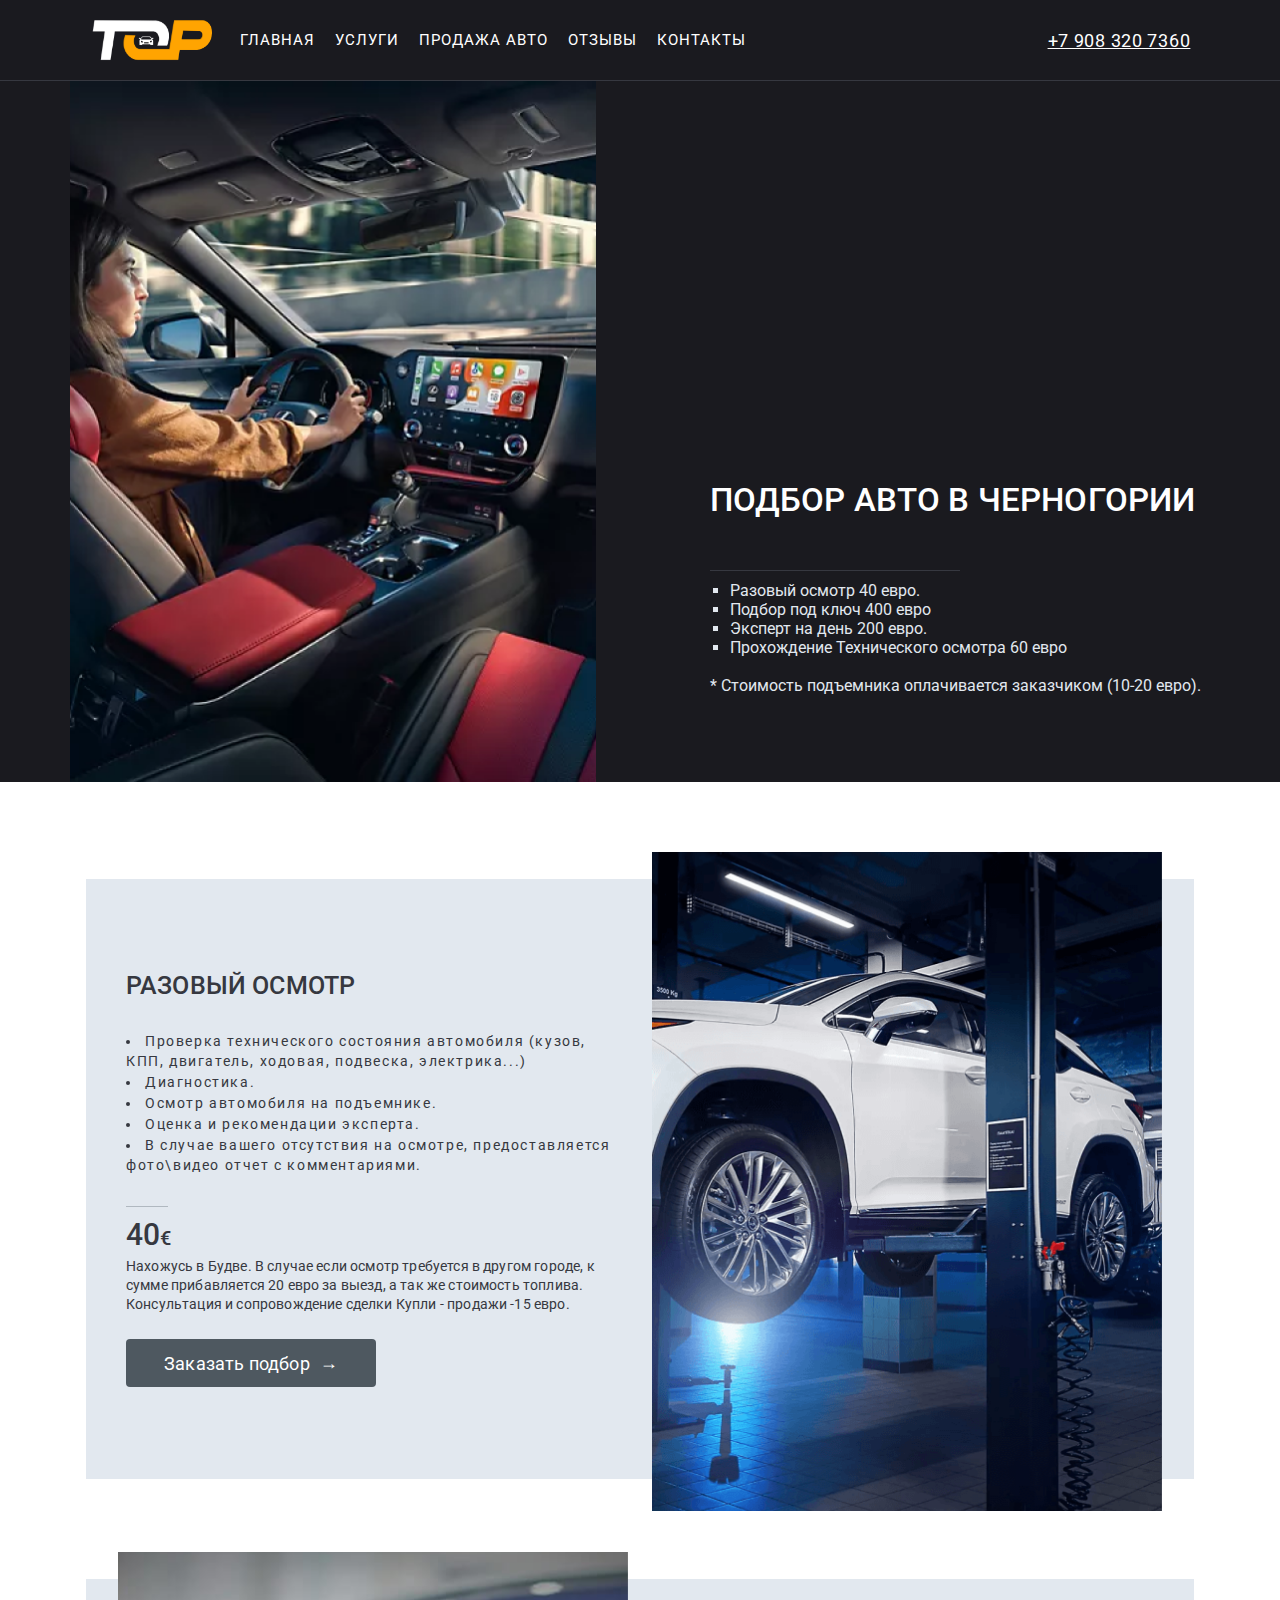
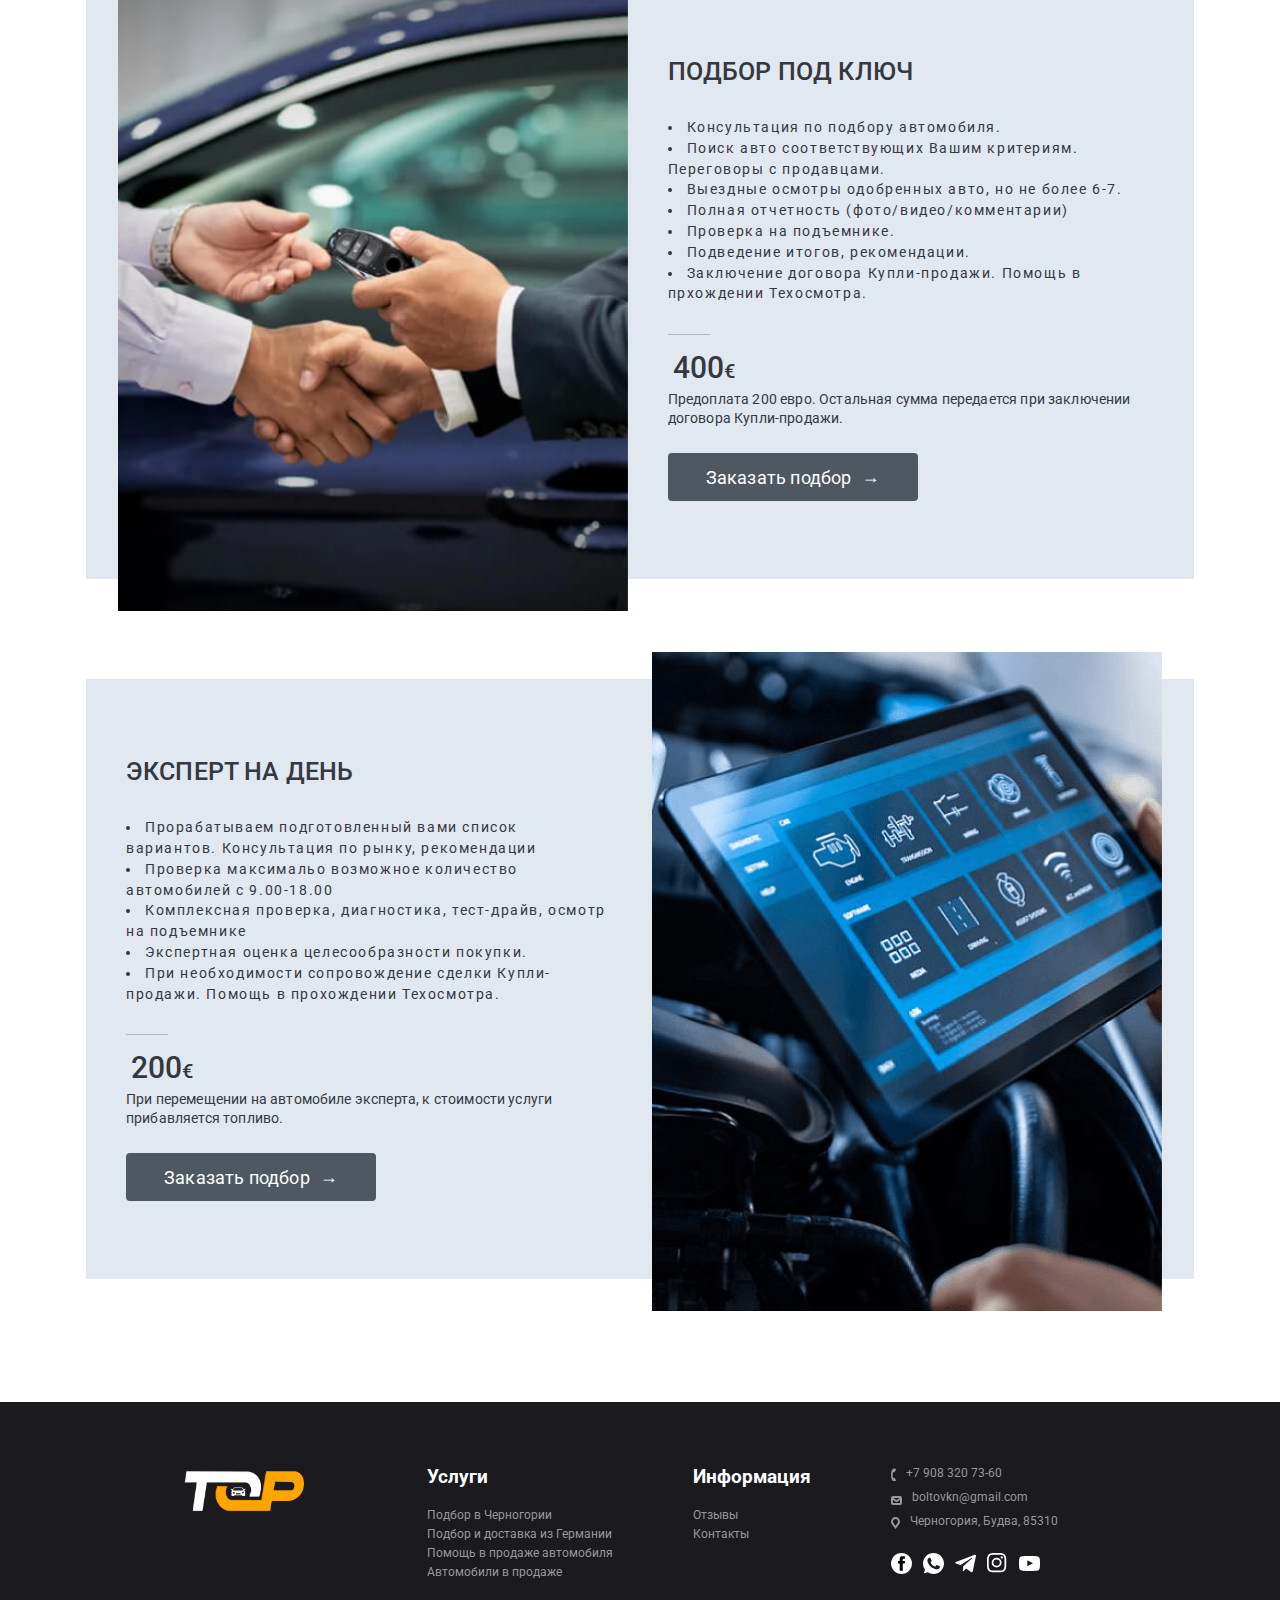
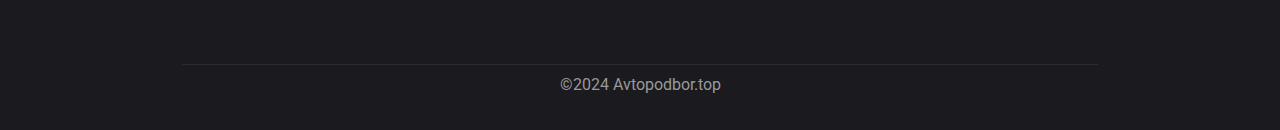
<file: services-montenegro.html>
<!DOCTYPE html>
<html lang="ru">

<head>
	<meta charset="UTF-8">
	<title>Подбор авто в Черногории.</title>
	<meta name="viewport" content="width=device-width, initial-scale=1.0">
	<meta name="keywords"
		contant="подбор авто в Черногории, автоподбор Черногория, подбор авто под ключ в Черногории, подбор авто Черногория, услуги автоподбора в Черногории, проверка автомобиля перед покупкой в Черногории, подбор авто с пробегом.">
	<meta name="description"
		content="Автоподбор в Черногории. Услуги: Разовый осмотр автомобиля, Эксперт на день, Авто под ключ. Подробнее по WhatsApp: +79083207360">


	<meta property="og:type" content="website">
	<meta property="og:image" content="https://avtopodbor.top/og-img.png">
	<meta property="og:locale" content="ru_RU">
	<meta property="og:url" content="https://avtopodbor.top/">
	<meta property="og:site_name" content="Avtopodbor.top">
	<meta property="og:title" content="Подбор авто в Черногории.">
	<meta property="og:description"
		content="Услуга автоподбора в Черногории. Профессиональная помощь в покупке и продаже авто. WhatsApp ☎ +79083207360">
	<link rel="stylesheet" type="text/css" href="css/global.css">
	<link rel="stylesheet" type="text/css" href="css/header.css">
	<link rel="stylesheet" type="text/css" href="css/underheader.css">
	<link rel="stylesheet" type="text/css" href="css/cards.css">
	<link rel="stylesheet" type="text/css" href="css/services-germany.css">
	<link rel="stylesheet" type="text/css" href="css/services-montenegro.css">
	<link rel="stylesheet" type="text/css" href="css/services-sale.css">
	<link rel="stylesheet" type="text/css" href="css/about-me.css">
	<link rel="stylesheet" type="text/css" href="css/accordionIcon.css">
	<link rel="stylesheet" type="text/css" href="css/block-auto.css">
	<link rel="stylesheet" type="text/css" href="css/social-link.css">
	<link rel="stylesheet" type="text/css" href="css/itc-slider-1item.css">
	<link rel="stylesheet" type="text/css" href="css/footer.css">
	<link
		href="https://fonts.googleapis.com/css2?family=Roboto:ital,wght@0,100;0,300;0,400;0,500;0,700;0,900;1,100;1,300;1,400;1,500;1,700;1,900&display=swap"
		rel="stylesheet">
	<!-- <link rel="stylesheet" href="https://cdn.jsdelivr.net/npm/swiper@11/swiper-bundle.min.css" /> -->
	<link rel="stylesheet" type="text/css" href="css/swiper-slider-transformer.css">
	<link rel="stylesheet" type="text/css" href="swiper/swiper-bundle.min.css">
	<link rel="icon" href="/favicon-32x32.png" sizes="32x32">
	<link rel="icon" href="/android-chrome-192x192.png" sizes="192x192">
	<link rel="apple-touch-icon" href="/apple-touch-icon.png" sizes="200x200">
</head>

<body>
	<!--HEADER-->
	<header class="header ">
		<div class="header-container">
			<!--logo------>
			<div class="header-logo">
				<a href="index.html"><img src="images/img/logo4.png" alt="logo"></a>
			</div>
			<!---MENU---------->
			<div class="header-menu menu">

				<nav class="menu-body">
					<ul class="menu-list">
						<li class="menu-link"><a href="index.html">Главная</a></li>
						<li class="menu-link ">
							<a class="arrow-button">Услуги</a><span class="menu-arrow"></span>
							<ul class="menu-sub-list">
								<li class="menu-sub-link"><a data-goto=".page_section_1" href="services-montenegro.html">Автоподбор в
										Черногории</a>
								</li>
								<li class="menu-sub-link"><a data-goto=".page_section_2" href="services-germany.html">ПОДБОР В
										ГЕРМАНИИ</a>
								</li>
								<li class="menu-sub-link"><a href="services-sale.html">ПОМОЩЬ В ПРОДАЖЕ АВТО</a>
								</li>
							</ul>
						</li>
						<li class="menu-link"><a href="sale.html ">Продажа авто</a></li>
						<li class="menu-link"><a href="reviews.html">Отзывы</a></li>
						<li class="menu-link last-child"><a href="contacts.html">Контакты</a></li>

						<!--social icon------->
						<div class="icon-menu-header social-icon">
							<div class="nav-social-item  icon-menu-header">
								<ul class="nav-social nav-social-mob">
									<li class="nav-social-item ">
										<a title="WhatsApp" href="https://wa.me/79083207360" target="_blank" rel="noopener noreferrer">
											<img class="nci" src="images/icon/Group whatsApp.svg" alt="Whatsapp">
										</a>
									</li>
									<li class="nav-social-item">
										<a title="Fasbook" href=" target_blank" rel="noopener noreferrer">
											<img class="nci" src="images/icon/Group FEASBOOK.svg" alt="Fasbook">
										</a>
									</li>
									<li class="nav-social-item ">
										<a title="Telegram" href="https://t.me/avtopodbor_top" target="_blank" rel="noopener noreferrer">
											<img class="nci" src="images/icon/Group TELTGRAM.svg" alt="Telegram">
										</a>
									</li>
									<li class="nav-social-item">
										<a title="Instagram" href="https://instagram.com/avtopodbor.top" target="_blank"
											rel="noopener noreferrer">
											<img class="nci" src="images/icon/Group INSTAGRAM.svg" alt="Instagram">
										</a>
									</li>
									<li class="nav-social-item">
										<a title="YouTube" href="https://www.youtube.com/@avtopodbor_bkn" target="_blank"
											rel="noopener noreferrer">
											<img class="nci" src="images/icon/Group YouTube.svg" alt="YouTub">
										</a>
									</li>
									<li class="nav-social-item">
										<a title="Viber" href="viber://chat?number=79083207360" target="_blank" rel="noopener noreferrer">
											<img class="" src="images/icon/Group viber.svg" alt="Viber">
										</a>
									</li>
								</ul>
							</div>
						</div>
					</ul>
				</nav>
			</div>

			<!--tel number link----->
			<div class="header-box-button">
				<a class="header-tel" href="https://wa.me/79083207360" title="WhatsApp" target="_blank"
					rel="noopener noreferrer">
					+7 908 320 7360</a>
			</div>

			<!--BURGER------->
			<div class="box-menu-icon">
				<div class="menu-icon">
					<span></span>
				</div>
			</div>
		</div>
	</header>
	<!--BreadCrumb-->
	<div class="breadcrumb" style="background-color: #1a1a1f; color: #fff; font-size: 12px">

		<a href="index.html"><svg style="fill: #bbb;" width="16" height="16" xmlns="http://www.w3.org/2000/svg"
				viewBox="0 0 16 16">
				<path d="M2 15V6.8a1 1 0 0 1 .308-.722l5-4.791a1 1 0 0 1 1.384 0l5 4.791A1 1 0 0 1 14 6.8V15h-4v-5H6v5z"></path>
			</svg>
		</a>
		<svg class="arrow" xmlns="http://www.w3.org/2000/svg" viewBox="0 0 20 33.5">
			<path d="M0 0h5.223l14.769 16.87L5.343 33.5H.12l12.908-16.63z"></path>
		</svg>
		<span style="color: #767676">Подбор авто в Черногории</span>
	</div>
	<main>
		<section class="services-mne">
			<div class="block-container-big-slider block-container-mne ">
				<div class="mne-picture">
					<div class="mne-picture-container">
						<img src="images/img/card1-vertical.png" alt="">
					</div>
					<div class="mne-picture__block-text ">
						<div class="mne-picture__text">
							<h2 class="text__h2 mne-h2">ПОДБОР АВТО В ЧЕРНОГОРИИ </h2>
						</div>
						<div class="mne-line"></div>
						<div class="mne-picture__text ">
							<ul class="text16 price-montenegro" style="color: #e2e8ef;">
								<li>Разовый осмотр 40 евро.</li>
								<li>Подбор под ключ 400 евро</li>
								<li>Эксперт на день 200 евро.</li>
								<li>Прохождение Технического осмотра 60 евро</li> <br>
								<li style="list-style-type:none; margin-left: 0;">* Стоимость подъемника оплачивается заказчиком (10-20
									евро).</li>
							</ul>
						</div>
					</div>
				</div>
		</section>
		<section class="mne-cards">
			<div class="block-container1920">
				<div class="mne-card-wrapper">
					<div class="mne-card-container ">
						<div class="mne-card  mne-card-revers">
							<div class="mne-card-picture mne-card-picture-revers">
								<img src="images/img/mne1.png" alt="">
							</div>
							<div class="mne-card-text">
								<div class="mne-card-text-top">
									<div class="wrapper-text">
										<h2 class="text__h4  mne-text__h2 th-black ">РАЗОВЫЙ ОСМОТР</h2>
										<ul class="mne-text-p">
											<li>Проверка технического состояния автомобиля (кузов, КПП, двигатель, ходовая, подвеска,
												электрика...)</li>
											<li>Диагностика.</li>
											<li>Осмотр автомобиля на подъемнике.</li>
											<li>Оценка и рекомендации эксперта.</li>
											<li>В случае вашего отсутствия на осмотре, предоставляется фото\видео отчет c комментариями.</li>
										</ul>
									</div>
								</div>
								<div class="mne-card-text-bottom ">
									<div class="line small-line"></div>
									<div class="price" style="padding-bottom: 5px;">40<span class="eur">€</span></div>
									<p class="mne-text-p-small">Нахожусь в Будве. В случае если осмотр требуется в другом городе, к сумме
										прибавляется 20 евро за выезд, а так же стоимость топлива.</p ><p class="mne-text-p-small">Консультация и сопровождение сделки
										Купли - продажи -15 евро.</p>
									<div class="btn-servise btn-servise-mne">
										<a title="WhatsApp" href="https://wa.me/79083207360" target="_blank">Заказать подбор<span style="padding-left: 10px;">→</span></a>
										</div>
								</div>
							</div>
						</div>
					</div>
				</div>
				<div class="mne-card-wrapper">
					<div class="mne-card-container ">
						<div class="mne-card">
							<div class="mne-card-picture"><img src="images/img/mne2.jpg" alt=""></div>
							<div class="mne-card-text">
								<div class="mne-card-text-top">
									<h2 class="text__h4 mne-text__h2 th-black ">ПОДБОР ПОД КЛЮЧ</h3>
										<ul class="mne-text-p">
											<li>Консультация по подбору автомобиля.</li>
											<li>Поиск авто соответствующих Вашим критериям. Переговоры с продавцами.</li>
											<li>Выездные осмотры одобренных авто, но не более 6-7.</li>
											<li>Полная отчетность (фото/видео/комментарии)</li>
											<li>Проверка на подъемнике.</li>
											<li>Подведение итогов, рекомендации.</li>
											<li>Заключение договора Купли-продажи. Помощь в прхождении Техосмотра.</li>
										</ul>
								</div>
								<div class="mne-card-text-bottom ">
									<div class="line small-line"></div>
									<div class="price" style="padding: 5px;">400<span class="eur">€</span></div>
								</div>
								<p class="mne-text-p-small">Предоплата 200 евро. Остальная сумма передается при заключении договора
									Купли-продажи.</p>
								<div class="btn-servise btn-servise-mne">
									<a title="WhatsApp" href="https://wa.me/79083207360" target="_blank">Заказать подбор<span style="padding-left: 10px;">→</span></a>
								</div>
							</div>
						</div>
					</div>
				</div>
				<div class="mne-card-wrapper">
					<div class="mne-card-container ">
						<div class="mne-card  mne-card-revers">
							<div class="mne-card-picture mne-card-picture-revers"><img src="images/img/mne3.png" alt=""></div>
							<div class="mne-card-text mne-card-text-revers">
								<div class="mne-card-text-top">
									<h2 class="text__h4  mne-text__h2 th-black ">ЭКСПЕРТ НА ДЕНЬ</h2>
									<ul class="mne-text-p">
										<li>Прорабатываем подготовленный вами список вариантов. Консультация по рынку, рекомендации </li>
										<li>Проверка максимальо возможное количество автомобилей с 9.00-18.00</li>
										<li>Комплексная проверка, диагностика, тест-драйв, осмотр на подъемнике</li>
										 <li>Экспертная оценка целесообразности покупки.</li>
										<li>При необходимости сопровождение сделки Купли-продажи. Помощь в прохождении Техосмотра.</li>
									</ul>
								</div>
								<div class="mne-card-text-bottom ">
									<div class="line small-line"></div>
									<div class="price" style="padding: 5px;">200<span class="eur">€</span></div>
									<p class="mne-text-p-small">При перемещении на автомобиле эксперта, к стоимости услуги прибавляется
										топливо.</p>
									<div class="btn-servise btn-servise-mne">
										<a title="WhatsApp" href="https://wa.me/79083207360" target="_blank">Заказать подбор <span style="padding-left: 10px;">→</span></a>
									</div>
								</div>
							</div>
						</div>
					</div>
				</div>
		</section>
	</main>
		<!-- FOOTER -->
		<footer class="footer">
			<div class="footer-container ">
				<div class="footer-row">
					<div class="footer-item-logo" style="">
						<div class="footer-logo">
							<a href="index.html"><img src="images/img/logo4.png" alt="logo"></a>
						</div>
					</div>
					<div class="footer-row2">
						<div class="footer-item footer-item1">
							<h3>Услуги</h3>
							<a class="footer-link" href="services-montenegro.html">Подбор в Черногории</a>
							<a class="footer-link" href="services-germany.html">Подбор и доставка из Германии</a>
							<a class="footer-link" href="services-sale.html">Помощь в продаже автомобиля</a>
							<a class="footer-link" href="sale.html">Автомобили в продаже</a>
						</div>
						<div class="footer-item footer-item2">
							<h3>Информация</h3>
							<a class="footer-link" href="reviews.html">Отзывы </a>
							<a class="footer-link" href="contacts.html">Контакты</a>
						</div>
						<div class="footer-item footer-item3">
							<div class="footer-icon tell ">
								<i aria-hidden="true">
									<svg xmlns="http://www.w3.org/2000/svg" width="5" height="13" viewBox="0 0 5 13">
										<path fill="#999" fill-rule="evenodd"
											d="M3.74 9.957c.34.7.718 1.38 1.13 2.04a.617.617 0 0 1-.14.87l-.3.3a.9.9 0 0 1-.8.329 4.036 4.036 0 0 1-1.5-.274C.94 12.543.48 10.872.24 9.559a13.033 13.033 0 0 1 .02-5.081C.51 3.161.99 1.486 2.19.793c.477-.19.986-.288 1.5-.289a.883.883 0 0 1 .8.322l.3.3A.64.64 0 0 1 4.9 2c-.46.8-.79 1.37-1.13 2.045-.15.28-.27.258-.56.214-.19-.028-.32-.049-.47-.072a.535.535 0 0 0-.7.366 8.458 8.458 0 0 0-.39 2.456c-.001.832.123 1.66.37 2.454a.517.517 0 0 0 .69.357l.47-.075c.29-.047.41-.066.56.207v.005Z"
											clip-rule="evenodd" />
									</svg></i>
								<a rel="nofollow" href="tel:+79083207360"><span>+7 908 320 73-60</span></a>
							</div>
							<div class="footer-icon email  ">
								<i aria-hidden="true">
									<svg xmlns="http://www.w3.org/2000/svg" width="11" height="9" viewBox="0 0 11 9">
										<path data-name="Rectangle 583 copy 16"
											d="M367,142h-7a2,2,0,0,1-2-2v-5a2,2,0,0,1,2-2h7a2,2,0,0,1,2,2v5A2,2,0,0,1,367,142Zm0-2v-3.039L364,139h-1l-3-2.036V140h7Zm-6.634-5,3.145,2.079L366.634,135h-6.268Z"
											transform="translate(-358 -133)" />
									</svg>
								</i>
								<a class="footer-link" href="mailto:info@auto-lab.ru"><span>boltovkn@gmail.com</span></a>
							</div>
							<div class="footer-icon address">
								<i aria-hidden="true">
									<svg xmlns="http://www.w3.org/2000/svg" width="9" height="12" viewBox="0 0 9 12">
										<path
											d="M959.135,82.315l0.015,0.028L955.5,87l-3.679-4.717,0.008-.013a4.658,4.658,0,0,1-.83-2.655,4.5,4.5,0,1,1,9,0A4.658,4.658,0,0,1,959.135,82.315ZM955.5,77a2.5,2.5,0,0,0-2.5,2.5,2.467,2.467,0,0,0,.326,1.212l-0.014.022,2.181,3.336,2.034-3.117c0.033-.046.063-0.094,0.093-0.142l0.066-.1-0.007-.009a2.468,2.468,0,0,0,.32-1.2A2.5,2.5,0,0,0,955.5,77Z"
											transform="translate(-951 -75)" />
									</svg></i><span>Черногория, Будва, 85310</span>
							</div>
							<ul class="nav-social footer-social">
								<li class="nav-social-item footer-social-item">
									<a title="Fasbook" href="https://www.facebook.com/profile.php?id=100087437070397&mibextid=ZbWKwL"
										target="_blank" rel="noopener noreferrer">
										<wb-icon name="facebook" class="footer-hydrated" aria-hidden="true">
											<svg xmlns="http://www.w3.org/2000/svg" width="100" height="100" fill="none" viewBox="0 0 100 100">
												<g clip-path="url(#a)">
													<path fill="##1a1a1f"
														d="M50 100c27.614 0 50-22.386 50-50S77.614 0 50 0 0 22.386 0 50s22.386 50 50 50Z" />
													<path fill="#000"
														d="M66.258 15.347H55.182c-6.574 0-13.885 2.765-13.885 12.293.033 3.32 0 6.499 0 10.077h-7.604v12.1h7.84v34.835h14.405V49.588h9.508l.86-11.905H55.69s.024-5.295 0-6.833c0-3.765 3.918-3.55 4.153-3.55 1.865 0 5.49.006 6.42 0V15.347h-.005Z" />
												</g>
												<defs>
													<clipPath id="a">
														<path fill="#fff" d="M0 0h100v100H0z" />
													</clipPath>
												</defs>
											</svg>
										</wb-icon>
									</a>
								</li>
								<li class="nav-social-item footer-social-item">
									<a title="WhatsApp" href="https://wa.me/79083207360" target="_blank" rel="noopener noreferrer">
										<wb-icon name="whatsapp" class="footer-hydrated" aria-hidden="true">
											<svg xmlns="http://www.w3.org/2000/svg" viewBox="0 0 16 16">
												<path
													d="M8.002 0h-.004C3.587 0 0 3.588 0 8a7.94 7.94 0 0 0 1.523 4.689l-.997 2.972 3.075-.983A7.93 7.93 0 0 0 8.002 16C12.413 16 16 12.411 16 8s-3.587-8-7.998-8zm4.655 11.297c-.193.545-.959.997-1.57 1.129-.418.089-.964.16-2.802-.602-2.351-.974-3.865-3.363-3.983-3.518-.113-.155-.95-1.265-.95-2.413s.583-1.707.818-1.947c.193-.197.512-.287.818-.287.099 0 .188.005.268.009.235.01.353.024.508.395.193.465.663 1.613.719 1.731.057.118.114.278.034.433-.075.16-.141.231-.259.367-.118.136-.23.24-.348.386-.108.127-.23.263-.094.498.136.23.606.997 1.298 1.613.893.795 1.617 1.049 1.876 1.157.193.08.423.061.564-.089.179-.193.4-.513.625-.828.16-.226.362-.254.574-.174.216.075 1.359.64 1.594.757.235.118.39.174.447.273.056.099.056.564-.137 1.11z" />
											</svg>
										</wb-icon>
									</a>
								</li>
								<li class="nav-social-item footer-social-item">
									<a title="Telegram" href="https://t.me/avtopodbor_top" target="_blank" rel="noopener noreferrer">
										<wb-icon name="telegram" class="footer-hydrated" aria-hidden="true">
											<svg xmlns="http://www.w3.org/2000/svg" viewBox="0 0 24 24">
												<path
													d="m9.417 15.181-.397 5.584c.568 0 .814-.244 1.109-.537l2.663-2.545 5.518 4.041c1.012.564 1.725.267 1.998-.931L23.93 3.821l.001-.001c.321-1.496-.541-2.081-1.527-1.714l-21.29 8.151c-1.453.564-1.431 1.374-.247 1.741l5.443 1.693L18.953 5.78c.595-.394 1.136-.176.691.218z" />
											</svg>
											</svg></wb-icon>
									</a>
								</li>
								<li class="social-item footer-social-item">
									<a title="Instagram" href="https://instagram.com/avtopodbor.top" target="_blank"
										rel="noopener noreferrer">
										<wb-icon name="instagram" class="footer-hydrated" aria-hidden="true">
											<svg xmlns="http://www.w3.org/2000/svg" viewBox="0 0 24 24">
												<path
													d="M11 1.982c2.937 0 3.285.011 4.445.064 1.072.049 1.655.228 2.043.379.513.2.88.438 1.265.823.385.385.623.751.823 1.265.151.388.33.97.379 2.043.053 1.16.064 1.508.064 4.445s-.011 3.285-.064 4.445c-.049 1.072-.228 1.655-.379 2.043-.2.513-.438.88-.823 1.265a3.41 3.41 0 0 1-1.265.823c-.388.151-.97.33-2.043.379-1.16.053-1.508.064-4.445.064s-3.285-.011-4.445-.064c-1.072-.049-1.655-.228-2.043-.379-.513-.2-.88-.438-1.265-.823a3.41 3.41 0 0 1-.823-1.265c-.151-.388-.33-.97-.379-2.043-.052-1.161-.063-1.509-.063-4.446s.011-3.285.064-4.445c.049-1.072.228-1.655.379-2.042.2-.513.438-.88.823-1.265a3.41 3.41 0 0 1 1.265-.823c.388-.151.97-.33 2.043-.379 1.159-.053 1.507-.064 4.444-.064M11 0C8.013 0 7.638.013 6.465.066c-1.171.053-1.97.239-2.67.511a5.412 5.412 0 0 0-1.949 1.269A5.412 5.412 0 0 0 .577 3.795c-.272.7-.458 1.499-.511 2.67C.013 7.638 0 8.013 0 11s.013 3.362.066 4.535c.053 1.171.239 1.97.511 2.67a5.382 5.382 0 0 0 1.269 1.948 5.39 5.39 0 0 0 1.948 1.269c.7.272 1.499.458 2.67.511C7.638 21.987 8.013 22 11 22s3.362-.013 4.535-.066c1.171-.053 1.97-.239 2.67-.511a5.382 5.382 0 0 0 1.948-1.269 5.39 5.39 0 0 0 1.269-1.948c.272-.7.458-1.499.511-2.67.054-1.174.067-1.549.067-4.536s-.013-3.362-.066-4.535c-.053-1.171-.239-1.97-.511-2.67a5.382 5.382 0 0 0-1.269-1.948A5.39 5.39 0 0 0 18.206.578c-.7-.272-1.499-.458-2.67-.511C14.362.013 13.987 0 11 0z">
												</path>
												<path
													d="M11 5.351a5.649 5.649 0 1 0 0 11.298A5.649 5.649 0 0 0 11 5.35zm0 9.316a3.667 3.667 0 1 1 0-7.335 3.667 3.667 0 0 1 0 7.335z">
												</path>
												<circle cx="16.872" cy="5.128" r="1.32"></circle>
											</svg>
										</wb-icon>
									</a>
								</li>
								<li class="nav-social-item footer-social-item ">
									<a title="YouTube" href="https://www.youtube.com/@avtopodbor_bkn" target="_blank"
										rel="noopener noreferrer">
										<wb-icon name="youtube" class="footer-hydrated" aria-hidden="true">
											<svg xmlns="http://www.w3.org/2000/svg" viewBox="0 0 31 21.803">
												<path d="m19.584 11.118-.001-.001 1.031-.534-1.03.535"></path>
												<path
													d="	m12.3 14.923-.001-8.71 8.376 4.37-8.375 4.34zM30.69 4.704s-.303-2.136-1.232-3.077C28.279.392 26.958.386 26.352.314 22.014 0 15.507 0 15.507 0h-.013S8.987 0 4.649.314c-.607.072-1.928.078-3.107 1.313C.612 2.567.31 4.704.31 4.704S0 7.212 0 9.721v2.352c0 2.509.31 5.017.31 5.017s.302 2.136 1.232 3.077c1.179 1.235 2.728 1.196 3.418 1.325 2.48.238 10.54.311 10.54.311s6.514-.01 10.852-.323c.606-.072 1.927-.078 3.106-1.313.93-.941 1.232-3.077 1.232-3.077s.31-2.509.31-5.017V9.721c0-2.509-.31-5.017-.31-5.017z">
												</path>
											</svg></wb-icon>
									</a>
								</li>
							</ul>
						</div>
					</div>
				</div>
			</div>
			<div class="footer-bottom-text"><span>©2024 Avtopodbor.top</span></div>
		</footer>
	<!-- up-arrow -->
	<div class="up-arrow">
		<div class="btn-up btn-up_hide"><span><wb-icon name="bds/chevron-up/24" class="hydrated" aria-hidden="true"><svg
						xmlns="http://www.w3.org/2000/svg" viewBox="0 0 24 24">
						<path d="m4.95 14.8 1.4 1.4 5.6-5.7 5.6 5.7 1.5-1.3-7.1-7.1z"></path>
					</svg>
				</wb-icon></span></div>
	</div>
	<script src="JS/menu.js"></script>
	<script src="JS/up-arrow.js"></script>

</body>
</html>
</file>
<file: css/global.css>
*,
*:before,
*:after {
  box-sizing: border-box;
}

hr {
  box-sizing: content-box;
}

:root {
  --color-yellow: #fda301;
}

body,
ol,
::after,
::before,
ul,
li,
img,
span {
  box-sizing: border-box;
}

ol,
ul,
li {
  list-style: none;
}

body,
p,
section,
div,
img,
h1,
h2,
h3,
h4,
h5,
a,
ul,
li {
  padding: 0;
  margin: 0;
}
a {
  text-decoration: none;
  cursor: pointer;
  color: #fff;
}
body {
  min-width: 320px;
  min-height: 100%;
  width: 100%;
  position: relative;
  font-family: "Roboto", arial, sans-serif;
  font-size: 16px;
  font-weight: normal;
  color: #363840;
}
.text__h1 {
  letter-spacing: 0.2rem;
  line-height: 3.5rem;
  font-size: 3rem;
  font-weight: 500;
  line-height: 2.5rem;
  font-stretch: normal;
  letter-spacing: normal;
  color: #fff;
}
.text__h2 {
  font-size: 33px;
  line-height: 2.5rem;
  letter-spacing: 0.01rem;
  font-weight: 500;
}
.text__h3 {
  font-size: 24px;
  letter-spacing: 0.01rem;
  line-height: 24px;
  font-weight: 500;
}
.text__h4 {
  font-size: 25px;
  letter-spacing: 0.01rem;
  line-height: 30px;
  font-weight: 500;
}
.text__h5 {
  font-size: 22px;
  letter-spacing: 0.01rem;
  line-height: 24px;
  font-weight: 500;
}
.read-moor-block a {
  color: #fff;
  cursor: pointer;
  font-size: 14px;
  line-height: 20px;
  font-weight: bold;
  letter-spacing: 0.75px;
  text-transform: none;
  display: flex;
  -webkit-box-align: center;
  align-items: center;
}
.read-moor-icon {
  user-select: none;
  width: 1em;
  height: 1em;
  display: inline-block;
  fill: currentcolor;
  flex-shrink: 0;
  transition: fill 200ms cubic-bezier(0.4, 0, 0.2, 1) 0ms;
  font-size: 1.5rem;
  vertical-align: middle;
  font-size: 20px;
  transform: rotate(-90deg);
  color: #fff;
}
.btn-up {
  z-index: 999;
  position: fixed;
  background-color: #1a1a1f;
  border: #fff 2px solid;
  border-radius: 50%;
  right: 16px;
  left: auto;
  bottom: 16px;
  cursor: pointer;
  display: flex;
  align-items: center;
  justify-content: center;
  transition: opacity 0.3s ease-in-out;
  width: 48px;
  height: 48px;
  opacity: 1;
}
.btn-up span {
  color: #fff;
}
.btn-up span svg {
  fill: #fff;
  font-size: 42px;
  height: 42px;
  vertical-align: middle;
}
.btn-up_hide {
  display: none;
}
.btn-up_hiding {
  opacity: 0;
}
.text16-e2 {
  line-height: 24px;
  letter-spacing: 0.01rem;
  color: #e2e8ef;
}
.text16-36 {
  line-height: 24px;
  letter-spacing: 0.01rem;
  color: #363840;
}
.block-container {
	width: 86%;
  max-width: 1140px;
  max-height: 100%;
  margin-right: auto;
  margin-left: auto;
  padding-left: 16px;
  padding-right: 16px;
}
.block-container1920 {
  max-width: 1140px;
  max-height: 100%;
  margin-right: auto;
  margin-left: auto;
  padding-left: 16px;
  padding-right: 16px;
}
.block-container-big {
  position: relative;
  max-width: 1678px;
	width: 86%;
  min-height: 100%;
  margin: 0 auto;
}
.block-container-big-slider {
  max-width: 1140px;
  margin: 0 auto;
}
.block-text-row {
  padding-right: 5rem;
  padding-bottom: 3rem;
}
.line {
  width: 100%;
  content: "";
  color: #363840;
  height: 5px;
}
.small-line {
  width: 30px;
  height: 0.5px;
  background-color: #b0b8c0;
}
.gradient {
  background: linear-gradient(
    0deg,
    rgba(26, 26, 26, 2) 0%,
    rgba(26, 26, 26, 0.4) 25%,
    rgba(26, 26, 26, 0) 100%
  );
}
.gradient-top {
  position: absolute;
  background: linear-gradient(
    180deg,
    rgba(26, 26, 26, 2) 0%,
    rgba(26, 26, 26, 0.2) 20%,
    rgba(26, 26, 26, 0) 80%
  );
  top: 0;
  left: 0;
  right: 0;
  bottom: 0;
}
.gradient {
  position: absolute;
  background: linear-gradient(
    0deg,
    rgba(26, 26, 26, 2) 0%,
    rgba(26, 26, 26, 0.4) 10%,
    rgba(26, 26, 26, 0) 100%
  );
  top: 0;
  left: 0;
  right: 0;
  bottom: 0;
}
.price .eur {
  font-size: 20px;
}
.header-about-me {
  padding-top: 100px;
  padding-bottom: 30px;
  padding-left: 25px;
}

@media (max-width: 1440px) {
  /* .text__h4 {
    font-size: 20px;
  } */
}
@media (max-width: 1024px) {
  .text__h1 {
    font-size: 2.2rem;
  }
}
@media (max-width: 900px) {


	.block-container {
		width: 100%;}

  .breadcrumb {
      font-size: 14px;
  }
  .text__h4 {
    font-size: 25px;
  }
  .block-container-big {
    padding-left: 0;
    padding-right: 0;
  }
}
@media (max-width: 768px) {

  .up-arrow {
    display: none;
  }
  .scroll-to-top {
    right: 16px;
  }
  .gline {
    display: none;
  }
  .small-tex-white {
    font-size: 14px;
  }
}
@media (max-width: 500px) {
  .card-title {
    padding: 16px 6px 16px;
  }
  .text__h2 {
    font-size: 30px;
    line-height: 2.4rem;
  }
  .text__h3 {
    font-size: 19px;
  }
}
@media (max-width: 350px) {
  .text__h2 {
    font-size: 25px;
  }
}
</file>
<file: css/header.css>
.header-social{
	width: 100%;
	background-color:#1a1a1f;
	

}

.header-social-block{
	align-items: center;
	display: flex;
	gap: 16px;
justify-content: end;
padding: 16px 0 16px 0;

}
.header-social-block svg{
width: 21px;
height: 21px;

}
.header-social-block li svg{
width: 20px;
height: 20px;
fill: #fff;

}
.social-item svg:hover{
	fill: #9f9f9f;
}

.header-social-container{
	width: 86%;
	max-width: 1678px;
	margin: 0 auto;
}

header {
	border-bottom: 1px solid #363840;
  z-index: 16;
  position: relative;
  width: 100%;
  background-color: #1a1a1f;
  color: #fff;
}
.header-border{
	border-bottom:#363840 1px solid;
}

.header-container {
	width: 86%;
  max-width: 1678px;
  margin: 0 auto;
  display: flex;
  justify-content: center;
  align-items: center;
  height: 80px;
}
.header-logo img {
height: 50px;
  vertical-align: middle;
  padding-right: 25px;
}
.header-menu {
  width: 100%;
  display: flex;
  justify-content: space-between;
  align-items: center;
  text-align: center;
}
.menu-body {
  height: 100%;
}
.menu-list {
  width: 100%;
}
.menu-sub-list {
  box-shadow: 0px 0px 10px 0px rgba(0, 0, 0, 0.3);
  flex-direction: column;
  display: flex;
  align-items: center;
  justify-content: center;
  position: absolute;
  top: 100%;
  background: #fff;
  color: #000;
  width: 350px;
}
.menu-sub-link {
  color: #000;
  width: 100%;
  font-size: 15px;
  border-bottom: 1.5px solid rgba(156, 168, 180, 0.5);
}
.menu-sub-list .menu-sub-link a {
  color: #000;
}

/*-header-tel-*/
.header-tel {
  color: #fff;
  display: inline-flex;
  justify-content: center;
  align-items: center;
  text-transform: uppercase;
  font-weight: 400;
  font-size: 18px;
  letter-spacing: 0.04em;
  white-space: nowrap;
  min-width: 100px;
  text-decoration: underline;
}
.header-tel:hover {
   color: #9f9f9f; 
}
.home {
  fill: #9ca8b4;
  width: 16px;
  height: 16px;
}
.arrow {
  fill: #767676;
  width: 12px;
  height: 12px;
}
.arrow-lite {
  fill: #767677;
  width: 12px;
  height: 12px;
}
.breadcrumb {
  display: none;
  padding: 20px ;
}
/*--НАВИГАЦИЯ-- */
.menu-body {
  position: relative;
  white-space: nowrap;
  font-weight: 400;
  letter-spacing: 1px;
}
/*---social icon-header-- */
.icon-menu-header {
  display: none;
}
.nav-social-mob {
  display: flex;
  justify-content: center;
  /* padding: 10px 10px 20px 10px; */
  justify-content: center;
}
.nav-social {
  display: flex;
  flex-wrap: wrap;
}
.nav-social-item {
  padding-right: 11px;
}
.nav-social-item:last-child {
  padding-right: 0;
}
.nci {
  width: 43px;
  height: 43px;
}
/*---------- Mобилка и ПК-------*/
/* body._pc .menu-list .menu-link:hover {
width: 100%;
  border-bottom: 4px solid #ffa401; 
} */

/* .menu-list > li {
  width: 100%;
} */

.menu-link a {
  position: relative;
  line-height: 5.5;
  display: flex;
  align-items: center;
  justify-content: center;
  font-size: 15px;
  color: #fff;
  text-transform: uppercase;
}
body._pc .menu-link a:hover::after {
  position: absolute;
  left: 0;
  bottom: 0;
  display: block;
  content: "";
  height: 3px;
  width: 0%;
  /* background-color: #fff; */
   background-color: #ffa401; 
  transition: width ease 0.4s;
}

body._pc .menu-link a:hover::after,
body._pc .menu-link a:focus::after {
  width: 100%;
}
body._pc .menu-list > li:hover .menu-sub-list {
  opacity: 1;
  visibility: visible;
  pointer-events: all;
  transform: translate(0px, 0px);
}
body._touch .menu-list > li {
  justify-content: center;
  text-transform: uppercase;
  display: flex;
  align-items: center;
  font-weight: 400;
}
header._touch .header {
  position: fixed;
  z-index: 998;
}
body._touch .menu-arrow {
  /*стрелка*/
  visibility: visible;
  transition: transform 0.3s ease 0s;
  display: block;
  width: 0;
  height: 0;
  margin: 0px 0px 0px 7px;
  border-left: 5px solid transparent;
  border-right: 5px solid transparent;
  border-bottom: 7px solid #fff;
}
body._touch .menu-list > li._active .menu-sub-list {
  visibility: visible;
  pointer-events: all;
  transform: translate(0px, 0px);
}
body._touch .menu-list > li._active .menu-arrow {
  transform: rotate(-180deg);
}
body._touch .menu-sub-link {
  width: 100%;
  color: #000;
  font-size: 15px;
  border-bottom: 1.5px solid rgba(156, 168, 180, 0.5);
}

@media (max-width: 1095px) {


	.menu-link a {
 font-size:13px;}

  .menu-link {
    font-size: 14px;
  }
  .menu-link {
    width: 100%;
    color: #fff;
    font-size: 15px;
    /* padding: 24px 0 24px 0; */
  }
  .last-child {
    border-bottom: none;
  }
  /* .menu-list > li {
    position: relative;/********************
  }*/
}
@media (max-width: 1000px) {

	/* .header-social-block{
		display: none;
	} */

  .breadcrumb {
    display: block;
  }
  /*--header--*/
  .header {
    overflow: hidden;
    height: 80px;
    width: 100%;
    position: fixed;
    top: 0;
    left: 0;
    bottom: 0;
    right: 0;
  }
  /*--BURGER MENU--*/
  .box-menu-icon {
    position: relative;
    height: 100%;
    display: flex;
    justify-content: center;
    align-items: center;
    background-color: #1a1a1f;
    text-align: center;
  }
  .menu-icon {
    z-index: 6;
    display: block;
    position: relative;
    width: 24px;
    height: 16px;
    cursor: pointer;
margin-left: 23px;
		
  }
  .menu-icon::after,
  .menu-icon::before,
  .menu-icon span {
    left: 0;
    position: absolute;
    height: 15%;
    width: 100%;
    transition: all 0.3s ease 0s;
    background-color: #fff;
  }
  .menu-icon::after,
  .menu-icon::before {
    content: "";
  }
  .menu-icon::before {
    top: 0;
  }
  .menu-icon::after {
    bottom: 0;
  }
  .menu-icon span {
    top: 50%;
    transform: scale(1) translate(0px, -50%);
  }
  .menu-icon._active span {
    transform: scale(0) translate(0px, -50%); /* убрали полоску пр середине*/
  }
  .menu-icon._active::before {
    top: 50%;
    transform: rotate(-45deg) translate(0px, -50%); /* палочку опустили*/
  }
  .menu-icon._active::after {
    bottom: 50%;
    transform: rotate(45deg) translate(0px, 50%);
  }
  /*---*/
  .menu-link:first-child {
    padding-top: 80px;
  }
  .icon-menu-header {
    display: block;
  }
  /* -- */
  /* header._active {
    position: fixed;
    top: 0;
    left: 0;
    z-index: 6;
  } */
  header {
    position: fixed;
    top: 0;
    left: 0;
    z-index: 6;
  }
	.header-social {
		padding-top: 80px;
	}

  body._active {
    overflow: hidden;
  }
  .menu-list li {
    margin: 0;
  }
  .header-container {
    padding-left: 0;
    padding-right: 0;
  }
  .header-nav-mobile {
    flex-grow: 0;
  }
  .menu-body {
    padding-right: 0;
    overflow: auto;
    z-index: 5;
    position: fixed;
    top: 0px;
    left: -100%;
    width: 100%;
    height: 100%;
    background-color: #fff;
    color: #000;
    transition: left 0.3s ease 0s;
  }
  .menu-body._active {
    overflow: hidden;
    left: 0;
  }
  .menu-list > li {
    position: relative;
    flex-wrap: wrap;
  }
  .menu-list > li:last-child {
    margin-bottom: 0;
  }
  .menu-list > ._active .menu-sub-list {
    margin-top: 24px;
    color: #000;
    display: block;
  }
  .menu-link {
    font-size: 24px;
  }
  .menu-sub-list {
    top: 0;
    left: 0;
    position: relative;
    flex: 1 1 100%;
    display: none;
    width: 100%;
  }
  .menu-link a {
    color: #fff;
  }
  .menu-sub-link a {
    color: #000;
  }
  .menu-list {
    height: 100%;
    background-color: #1a1a1f;
  }


}
@media (max-width: 900px) {
	.header-social-container {
    width: 100%;
	min-width: 300px;
   		}
	.header-social-block {
     padding: 16px 23px 16px 23px;
} 

}
@media (max-width: 1000px) {
	.menu-list {
		flex-direction: column;
	}
	
}
@media (min-width: 900px) {
	
	.header-social-block{
width: 100%;
			}

  .menu-list {
    display: flex;
    gap: 20px;
    align-items: center;
  }
  .menu-list > li {
    text-align: left;
  }
  .menu-sub-list {
    position: absolute;
    left: 0;
    z-index: 998;
    transform: translate(0px, 0px);
    opacity: 1;
    visibility: hidden;
    transition: all 0.3s ease 0s;
    pointer-events: none;
  }
  .menu-sub-list li a {
    display: flex;
    align-items: center;
    justify-content: center;
    width: 100%;
  }
}






@media (max-width: 568px) {

	.header-logo img {
    height: 40px;
  }

  .nav-text {
    display: none;
  }
  .header-btn {
    font-size: 12px;
  }
}
@media (max-width: 425px) {
  .header-tel {
    font-size: 14px;
  }
}
@media (max-width: 357px) {
 
  .header-tel {
    padding-right: 10px;
  }

	.header-social-container {
  	padding-right: 16px;
		padding-left: 16px;
  
}
 .header-social-block {
     padding: 16px 8px 16px 8px;
} 



@media (max-width: 320px) {
  .header-logo img {
    width: 120px;
    height: 44px;
  }
	.nav-social-item {
    padding-right: 8px;
}
}}
</file>
<file: css/underheader.css>
.picture {
  /*z-index: -1;   */
  height: 100%;
  position: relative;
  background-color: #1a1a1f;
  padding-bottom: 16px;
}
.text999 {
  margin: 0 auto;
  bottom: 0;
  position: absolute;
  top: 15%;
  z-index: 5;
} 
.main-picture-container::after {
  content: "";
  height: calc(100% + 2px);
  position: absolute;
  top: -1px;
  width: 100%;
  background: linear-gradient(
    to right,
    rgba(26, 26, 31, 2) 0%,
    rgba(26, 26, 31, 0) 50%
  );
  left: 0;
  right: 0;
  bottom: 0;
}
.main-picture-container {
  position: relative;
  margin: 0 auto;
  max-width: 1678px;
  width: 100%;
  min-height: calc(100vw * 0.4);
  background-image: url(../images/img/main1680.png);
  background-size: cover;
  z-index: 5;
}
.tagline-p {
  padding-bottom: 30px;
  color: #fff;
  padding-top: 20px;
  font-size: 25px;
  font-weight: 400;
  line-height: normal;
  font-stretch: normal;
  letter-spacing: 0.01rem;
}
 .main-picture-text__header {
  width: 63%;
} 
.box-button-picture {
  width: 281px;
  position: absolute;
  left: 0;
}
.box-button a {
  width: 100%;
  display: flex;
  justify-content: center;
  align-items: center;
  transition: all 150ms cubic-bezier(0.335, 0.015, 0.46, 0.995) 0s;
  background-color: #ffff;
  color: #000;
  padding: 13px 60px;
  border-radius: 4px;
  font-size: 18px;
  font-weight: 400;
  white-space: nowrap;
  letter-spacing: 0.01em;
}
.box-button a:hover {
  background: none;
  border: 1px solid #fff;
  color: #fff;
}
@media (max-width: 1440px) {
  .tagline-p {
    padding-top: 16px;
  }
}
@media (max-width: 900px) {
  .header-container {
    width: 100%;
    max-width: 1678px;
    padding-left: 21px;
    padding-right: 21px;
  }
  .main-picture-text__header {
    padding-top: 20px;
  }
  .main-picture-container {
    min-height: calc(100vw * 0.6);
    background-image: url(../images/img/main900.png);
  }
  .main-picture-text__header {
    width: 80%;
  }
  .block-container-big {
    width: 100%;
    padding-left: 21px;
    padding-right: 21px;
  }
  .box-button-picture {
    width: 100%;
  }
  .text999 {
    display: flex;
    align-items: center;
    justify-content: center;
    position: relative;
    bottom: 0;
    left: 0;
    right: 0;
    text-align: center;
  }
  .picture {
    padding-left: 0;
    padding-right: 0;
    padding-bottom: 90px;
  }
  .main-picture-container::after {
    background: linear-gradient(
      to top,
      rgba(26, 26, 31, 2) 0%,
      rgba(26, 26, 31, 0) 25%
    );
  }
  .main__h1 {
    font-size: 3rem;
  }
}
@media (max-width: 594px) {
  .main-picture-container {
    min-height: calc(100vw * 0.8);
    background-image: url(../images/img/main600.png);
  }
  .tagline-p {
    padding-top: 10px;
  }
  .main-picture-text__header {
    width: 100%;
  }
  .tagline-p {
    font-size: 21px;
  }
  .main-picture-container::after {
    background: linear-gradient(
      to top,
      rgba(26, 26, 31, 2) 0%,
      rgba(26, 26, 31, 0) 25%
    );
  }
}
@media (max-width: 375px) {

.main-picture-container {
    min-height: calc(100vw * 0.8);
    background-image: url(../images/img/333.png);

  }

  
  .main-picture-text__header {
    width: 100%;
  }
  .tagline-p {
    font-size: 18px;
  }
  .block-container-big {
    padding-left: 16px;
    padding-right: 16px;
  }
  .header-container {
    padding-left: 16px;
    padding-right: 16px;
  }
}
@media (max-width: 346px) {
  .tagline-p {
    padding-top: 5px;
  }
  .tagline-p {
    font-size: 18px;
  }
}
</file>
<file: css/cards.css>
.card-section {
  width: 100%;
  background-color: #1a1a1f;
  color: #fff;
}
.card-section a {
  color: #fff;
}
.card-header{
width: 100%;
margin: 0 auto;
color:#fff;
padding-bottom: 30px;
}
.card-item img {
  display: block;
  transition: all 1s ease-out;
  width: 100%;
  position: relative;
  object-fit: cover;
  overflow: hidden;
  object-position: 50% 50%;
}
.block-img {
  max-height: 350px;
  display: block;
  width: 100%;
  overflow: hidden;
}
.block-img img {
  display: inline-block;
	max-height: 350px;
}
.card {
		display: flex;
		width: 86%;
		}
.read-moor a {
   gap: 5px;
  align-items: center;
  display: flex;
  justify-content: left;
}
.header-cards {
  width: 100%;
}
.card-th2 {
  padding-bottom: 20px;
}
.card-header {
  padding-left: 16px;
  padding-right: 16px;
}
.card-item {
	border: 1px solid #333;
	margin-left: 16px;
	flex: 0 1 33.33%;
margin-bottom: 16px;
  word-wrap: break-word;
   overflow: hidden;
  transition: 0.5s;
 }
.card-item:first-child{
margin-left: 0;
}
.card-item-wrapper {
  position: relative;
}
.card-title {
   left: 16px;
  bottom:  0px; 
  color: #fff;
	padding: 16px;
}
.card-row3-wrapper {
	display: flex;
  margin: 0 auto;
  gap: 16px;
  display: flex;
  padding-top: 30px;
}
.card-row3:not(:first-child) {
  margin-left: 8px;
}
 .card-item :hover img {
  transform: scale(1.1);
  display: inline-block;
}
.card-text {
  font-weight: 400;
  font-size: 20px;
  text-align: start;
}
.card-title h3 {
  padding-top: 24px;
  padding-bottom: 10px;
  text-align: start;
}
@media (max-width: 900px) {
  .card-th2 {
    padding-top: 50px;
  }
  .card {
    padding-bottom: 0;
		width: 90%;
  }
  .card {
    flex-direction: column;
    width: 100%;
  }
  .card-item {
    width: 100%;
		margin-left: 0;
  }
  .card-item img {
    height: 350px;
  }
}
@media (max-width: 500px) {

	.block-img img {
		max-height: 320px;
	}
 .card-title{
	padding: 16px 6px 16px;

 }
}
@media (max-width: 400px) {
  .card-text {
    font-size: 16px;
  }
}
</file>
<file: css/contacts.css>
.contacts-box {
  display: flex;
  width: 100%;
	height: 100%;
	padding-top: 70px;
	padding-bottom: 70px;
 }
.contacts{
	position: relative;
	/* background-color: #e2e8ef;  */
	background-color: #ffff; 
  width: 100%;
}
.contact-info {
	padding-top: 150px;
	padding-bottom: 150px;
	width: 50%;
	height: 100%;
  display: flex;
  flex-direction: column;
justify-content: center;
  padding-right: 16px;
  padding-left: 16px;
}
.contact-map-box {
	height: 100%;
	border-radius:12px;
}
.contact-map {
	width: 50%;
	position: absolute;
	top: 0;
	right: 0;
	bottom: 0;
}
.contact-info-wrapper {
	display: flex;
}
.contact-info p svg {
  color: #4e4e4e;
  margin-right: 15px;
}
.contact-info a svg {
  color: #4e4e4e;
  margin-right: 15px;
}
.contact-link:hover {
  color: #fda301;
}
.contact-info-item {
  display: flex;
  align-items: center;
  color: #4e4e4e;
  padding-top: 5px;
  padding-bottom: 5px;
}
.contact-info-item svg {
  width: 14px;
}
.contacts-header {
  text-transform: uppercase;
  padding-bottom: 50px;
}
 .contact-map iframe {
  width: 100%;
  display: block;
  min-height: 300px;
} 
.nav-social-contacts {
  display: flex;
  padding: 30px 0px 20px 0px;
}
.nav-social {
  display: flex;
  flex-wrap: wrap;
}
.nav-social-item {
  padding-right: 11px;
}
.nav-social-item:last-child {
  padding-right: 0;
}
.nci {
  width: 43px;
  height: 43px;
}
@media (max-width: 900px) {
	.contact-map {
		width: 100%;
		position: relative;
	}
	.contacts-box {
		padding-top: 20px;
		padding-bottom: 0px;
	 	}
	.contacts-box {
		flex-direction: column
		}
		.contact-map {
		width: 100%;
	}
  .contact-info {
   width: 100%;
	 padding-top: 20px;
	 padding-bottom: 20px;
	  }
	.contacts-header {
    padding-bottom: 16px;
}
}
@media (max-width: 320px) {
	.nav-social-item {
    padding-right: 6px;
}
  .contact-info p svg {
    flex-shrink: 0;
  }
}
</file>
<file: css/services-germany.css>
.inspection {
	overflow: hidden;
  color: #fff;
  /* position: relative;
  z-index: -1; */
}
.inspection-wrapper-germany {
  padding-top: 6rem;
  margin-bottom: 2rem;
  background-color: #1a1a1f;
  position: relative;
}
.text-row {
  padding-bottom: 50px;
  display: flex;
  justify-content: space-between;
  gap: 30px;
}

.text-row-h2{
	flex: 0 0 45%;
}
 .small-line-germany {
  margin-top: 30px;
  margin-bottom: 8px;
  width: 30px;
  height: 0.5px;
  background-color: #b0b8c0;
} 
.block-picture {
  position: relative;
}
.block-picture img {
  position: relative;
  z-index: 2;
  width: 100%;
  max-height: 470px;
  vertical-align: middle;
  object-fit: cover;
}
.block-picture::after {
  border: none;
  content: "";
  height: 51%;
  position: absolute;
  background-color: #fff;
  width: 100vw;
  top: 50%;
  right: 0;
}
.block-picture::before {
  content: "";
  height: 51%;
  position: absolute;
  background-color: #fff;
  width: 100vw;
  top: 50%;
  left: 0;
  border: none;
}
.block-items {
  width: 100%;
  display: flex;
  justify-content: space-between;
}
.block-item {
  justify-content: start;
  margin-right: 30px;
  padding-top: 15px;
  text-align: center;
  flex: 0 0 31.333%;
  min-width: 31.3333333333%;
  padding-bottom: 4rem;
  border-bottom: 1px solid #b0b8c0;
  display: flex;
  flex-direction: column;
}
.block-item:last-child {
  margin-right: 0;
}
.block-items-duble {
  width: 100%;
  display: flex;
  justify-content: center;
  flex-wrap: wrap;
}
.block-items-duble-wrapper {
  display: flex;
  width: 100%;
  justify-content: center;
  flex-wrap: wrap;
}
 .block-itemd {
  margin-top: 30px;
} 
.block-title {
  padding-top: 50px;
  width: 70%;
  margin: 0 auto;
  padding-bottom: 50px;
  text-align: center;
}
.block-title h2 {
  padding-bottom: 10px;
}
.block-headertext h3 {
  text-align: center;
}
.block-headertext {
  display: flex;
  align-items: center;
  flex-direction: column;
}
.block-headertext h3 {
  font-size: 24px;
  line-height: 30px;
  letter-spacing: 0.01em;
  text-transform: uppercase;
}
.block-item-text {
  font-size: 18px;
  text-align: center;
  padding-top: 4px;
  width: 100%;
}
.block-headerpict img {
  width: 40px;
  height: 40px;
  margin-bottom: 2px;
}
/*--------------------------*/
@media (max-width: 900px) {
  .inspection-wrapper-germany {
    padding-top: 2rem;
  }
  }
@media (max-width: 768px) {
  .text {
    width: 50%;
  }

  .block-container {
    margin-left: auto;
    margin-right: auto;
  }
  .block-items {
    align-items: center;
    flex-direction: column;
  }
  .block-title {
    padding-bottom: 40px;
    width: 100%;
  }
  .block-item {
    margin-right: 0;
    width: 100%;
  }
  .services-germany__customs {
    padding-top: 5px;
    padding-bottom: 50px;
  }
  .block-items-duble-wrapper {
    width: 90%;
    flex-direction: column;
  }
}
@media (max-width: 768px) {
  .text-row {
    padding: 0px 0px 50px 0px;
    flex-direction: column;
  }
  @media (max-width: 604px) {
    .block-picture img {
      height: 300px;
    }
    .block-title {
      padding-top: 10px;
    }
    .picture-box picture img {
      height: 300px;
    }
  }
  @media (max-width: 425px) {
    .block-picture img {
      height: 270px;
    }
    .small-line-germany {
      margin-top: 16px;
    }
    .text-row {
      text-align: center;
    }
  }
}
/* sale */
.sale{
	padding-left: 10px;
padding-right: 10px;
background-color: #e2e8ef;
color: #262626;
margin: 0 auto;
padding-top: 70px;
padding-bottom: 100px;
}
@media (max-width: 936px) {
.sale{
	padding-top: 20px;
}
}
</file>
<file: css/services-montenegro.css>
.btn-servise a {
  width: 250px;
  display: flex;
  justify-content: center;
  align-items: center;
  transition: all 150ms cubic-bezier(0.335, 0.015, 0.46, 0.995) 0s;
  background-color: #4e5860;
  padding: 13px 60px;
  border-radius: 4px;
  font-size: 18px;
  font-weight: 400;
  white-space: nowrap;
  letter-spacing: 0.01em;
  color: #fff;
}
.btn-servise:hover a {
  background-color: transparent;
  border: 1px solid #1a1a1f;
  color: #1a1a1f;
}
.btn-servise-mne {
  padding-top: 25px;
}
.services-mne {
  background-color: #1a1a1f;
  padding: 0 16px 0 16px;
  margin-bottom: 70px;
}
.mne-line {
  background-color: #363840;
  width: 50%;
  margin-top: 50px;
  margin-bottom: 10px;
  content: "";
  height: 1px;
}
.small-line {
  margin-top: 30px;
  margin-bottom: 10px;
  width: 42px;
  height: 0.5px;
  background-color: #b0b8c0;
}
.price-montenegro li {
  list-style-type: square;
  margin-left: 20px;
}
.mne-picture__text h1 {
  margin-bottom: 2rem;
  color: #fff;
}
.mne-picture__block-text {
  width: 50%;
  margin-left: 10%;
  margin-top: 35%;
  padding-bottom: 35px;
}
.mne-cards {
  margin-bottom: 50px;
}
.mne-picture {
  display: flex;
  justify-content: space-between;
  color: #fff;
}
.mne-picture-container img {
  height: 100%;
  width: 100%;
  object-fit: cover;
  display: block;
}
.mne-picture-container {
  width: 52.5%;
  max-height: 100%;
  position: relative;
}
.price {
  font-size: 30px;
  font-weight: 500;
  font-family: "Roboto", arial, sans-serif;
}
.mne-card-wrapper {
  margin: auto;
  overflow: hidden;
}
.mne-card-container {
  margin-bottom: -55px;
}
.mne-card {
  transform: translateY(-8rem);
  display: flex;
  flex-direction: row;
  background: #e2e8ef;
  margin-top: 9.7rem;
  position: relative;
  height: 600px;
  width: 100%;
}
.mne-card-text {
  display: flex;
  flex-direction: column;
  width: 54%;
  justify-content: center;
  padding-left: 40px;
  padding-right: 40px;
}
.mne-card-picture {
  overflow: hidden;
  margin-left: 32px;
  flex-shrink: 0;
  flex: 0 0 46%;
  transform: translateY(-4rem);
  padding-left: 15px;
  margin-bottom: -6rem;
}
.mne-card-picture img {
  object-fit: cover;
  overflow: hidden;
  width: 100%;
  position: absolute;
  height: 100%;
  width: 100%;
  min-width: 100.1%;
  min-height: 100.1%;
  top: 50%;
  left: 50%;
  transform: translate(-50%, -50%);
}
.mne-card-revers {
  flex-direction: row-reverse;
}
.mne-card-picture-revers {
	margin-left: 0px;
  margin-right: 32px;
}
.mne-text__h2 {
  padding-bottom: 30px;
}
.mne-text-p li {
  color: #363840;
  font-weight: normal;
  font-stretch: normal;
  text-transform: none;
  letter-spacing: 0.1rem;
  line-height: 1.3rem;
  font-size: 14px;
  list-style-position: inside;
  list-style-type: disc;
}
.mne-text-p-small {
  color: #363840;
  font-weight: normal;
  font-stretch: normal;
  text-transform: none;
  letter-spacing: 0.01rem;
  line-height: 1.2rem;
  font-size: 14px;
}
@media (max-width: 1200px) {
  .mne-small-text {
    padding-bottom: 6rem;
  }
  .mne-card {
    height: 700px;
  }
  .mne-picture__block-text {
    margin-left: 5%;
  }
}
@media (max-width: 780px) {

  .btn-servise-mne {
		margin-bottom: 40px;
	}

	.mne-card-picture img {
     top: 40%;
   }
	 .mne-card-text {
    padding-left: 24px;
    padding-right: 24px;
}
	.mne-picture-container {
    border: 1px solid #333;
    }

  .services-mne {
    margin-bottom: 50px;
  }
  .block-container-mne {
    padding-left: 0;
    padding-right: 0;
  }
  .mne-picture-container img {
    height: 380px;
  }
  .mne-line {
    margin-top: 5px;
  }
  .mne-picture__block-text {
    margin: 5% auto 0 auto;
    width: 90%;
  }
  .mne-h2 {
    padding-top: 10px;
  }
  .small-line {
    margin-top: 6px;
  }
  .text h1 {
    font-size: 24px;
  }
  .mne-card-text {
	    width: 100%;
    justify-content: flex-start;
    margin-top: 2rem;
		padding-top: 20px;
  }
  .mne-picture__text h1 {
    margin-bottom: -1.2rem;
  }
  .mne-picture {
    flex-wrap: wrap;
  }
  .mne-card {
    flex-direction: column;
    margin-bottom: 2rem;
  }
  .mne-text__h2 {
    padding-bottom: 10px;
  }
  .mne-card-picture {
    width: 100%;
    margin-left: auto;
    margin-right: auto;
    transform: translateY(-2rem);
  }
  .mne-card-text .mne-card-text-revers {
    flex-direction: column;
    width: 85%;
    margin-left: auto;
    margin-right: auto;
  }
  .mne-picture-container {
    width: 100%;
  }
  .mne-card-container {
    margin-bottom: -7rem;
  }
  .mne-small-text {
    margin-bottom: -6rem;
  }
  .price {
    margin-top: 0;
  }
  .mne-card-text-top {
    margin-bottom: 1rem;
  }
  .footer-mne {
    margin-top: -50px;
  }
}
@media (max-width: 552px) {
  .btn-servise-mne {
    padding-top: 20px;
  }
  .mne-text-p li {
    font-size: 14px;
  }
   .mne-card-picture {
    flex: 1 0 35%;
  }
  .mne-card-text {
    padding-left: 16px;
    padding-right: 16px;
    justify-content: start;
  }
}
@media (max-width: 660px) {
	.mne-picture-container img {
		height: 330px;
	}
}
@media (max-width: 395px) {
	.mne-card {
    height: 900px;
  }
}
@media (max-width: 320px) {

	.mne-card {
    height: 960px;
  }
}
@media (max-width: 1000px) {
	.breadcrumb{
		padding-top: 95px;
	}
}
</file>
<file: css/services-sale.css>
.advantages-header__wrapper {
  padding: 50px 0 70px 0;
  width: 100%;
  }
.advantages-header {
  display: flex;
  align-items: center;
}
.advantages-revers {
  max-width: 1140px;
  margin: 0 auto;
  display: flex;
  background-color: #1a1a1f;
}
.advantages-light {
  padding: 100px 0;
  display: flex;
}
.advantages-light__wrapper {
  max-width: 1140px;
  display: flex;
  margin: 0 auto;
}

.advantages-black {
  width: 100%;
  background-color: #1a1a1f;
  color: #fff;
}
.advantages__item__header {
	padding-bottom: 5px;
  display: flex;
  align-items: center;
}
.advantages__text {
  flex: 0 0 50%;
  justify-content: center;
  display: flex;
  flex-direction: column;
 }
.advantages-revers__text {
	padding-left: 16px;
  flex: 0 0 50%;
  justify-content: center;
  display: flex;
  flex-direction: column;
  padding-right: 7%;
}
.advp {
	padding-top: 5px;
  line-height: 24px;
  font-size: 16px;
  color: #e2e8ef;
  letter-spacing: 0.01em;
}
.tagline {
  line-height: 24px;
  padding: 5px;
  font-size: 16px;
  letter-spacing: 0.01em;
  color: #e2e8ef;
}
.advantages__item img {
  object-fit: cover;
  display: block;
  width: 100%;
  height: 540px;
}
.advantages__item__text {
  padding-bottom: 20px;
}
.advantages__text {
  padding-left: 5%;
  width: 50%;
}

.advantages__item__text h5 {
  font-weight: 500;
   font-size: 22px; 
  /* text-transform: uppercase; */
}
.ss-card-text {
  display: flex;
  flex-direction: column;
  justify-content: center;
  padding-left: 40px;
  padding-right: 40px;
	 }

		.dots-li {
			list-style-type: square;
			margin-left: 20px;
	}
	 
	 .ss-card-text-wrapper{
				margin: auto;
			overflow: hidden;
		 }

		 .ss-card-picture{
			overflow: hidden;
			margin-left: 32px;
			flex-shrink: 0;
			flex: 1 0 46%;
			transform: translateY(-4rem);
			padding-left: 15px;
			margin-bottom: -6rem;
		 }

		 .ss-card-picture img {
			object-fit: cover;
			overflow: hidden;
			width: 100%;
			position: absolute;
			height: 100%;
			width: 100%;
			min-width: 100.1%;
			min-height: 100.1%;
			top: 50%;
			left: 50%;
			transform: translate(-50%, -50%);
		}


.ss-price {
	padding-bottom: 30px;
  font-size: 20px;
  font-weight: 500;
}
.ss-card {
  transform: translateY(-8rem);
  display: flex;
  flex-direction: row;
  background: #e2e8ef;
  margin-top: 9.7rem;
  position: relative;
  height: 600px;
  width: 100%;
}
.block-picture-sale {
	padding: 0 16px 0 16px;
  background-color: #1a1a1f;
  margin-bottom: 100px;
}
.block-text-picture {
  flex-direction: row-reverse;
  flex: 1 0 40%;
  display: flex;
  justify-content: space-between;
  color: #fff;
}
.block-text-picture__text {
  padding-left: 24px;
  padding-right: 114px;
  padding-bottom: 35px;
  width: 50%;
  justify-content: end;
  margin-top: 38%;
}
.block-text-picture__picture img {
	display: block;
  object-fit: cover;
  height: 100%;
  width: 100%;
}
/* .block-text-picture__picture  {
	border: 1px solid #333;
} */

.line-small-sale {
  width: 50%;
  margin-top: 50px;
  margin-bottom: 10px;
  content: "";
  background-color: #363840;
  height: 1px;
  overflow: visible;
}
@media (max-width: 1200px) {
  .advantages__text {
    padding-left: 24px;
    padding-right: 24px;
  }

	.ss-card {
		height: 700px;
	}





}
@media (max-width: 1060px) {
	.advantages-header__wrapper{
		padding: 0px 0 70px 0;
	}
  .advantages-light {
    padding: 56px 0;
  }
  .advantages {
    padding: 0;
  }

}
@media (max-width: 800px) {

	/* .advantages__item img {
    height:px;
} */

.ss-card-picture img {
	top: 35%;
} 
.ss-card-picture {
	flex: 0 0 46%;
	width: 100%;
	margin-left: auto;
	margin-right: auto;
	transform: translateY(-2rem);
}
.ss-card-text {
	padding-left: 16px;
	padding-right: 16px;
}



	.advantages-header__wrapper {
		padding: 0px 0 30px 0;
}
	.advantages-revers__text {
    padding: 25px 16px;
  }

  .advantages__text {
    width: 100%;
    padding: 30px 16px 0 16px;
  }
  .advantages-light__wrapper {
    flex-direction: column;
  }
  .advantages-revers {
    flex-direction: column-reverse;
  }
  .ss-card {
    height: 700px;
    /* padding-bottom: 6rem; */
    flex-direction: column;
    margin-bottom: 2rem;
  }
   .block-text-picture {
    flex-direction: column;
  }
  .block-text-picture__text {
    width: 100%;
    padding-right: 16px;
    padding-left: 16px;
    margin-top: 5%;
  }
  .block-text-picture__picture {
    width: 100%;
  }
  .block-text-picture__picture img {
    height: 300px;
  }
  .line-small-sale {
    margin-top: 40px;
  }
}
@media (max-width: 780px) {

.ss-card-picture {
	flex: 1 0 35%;
}
.ss-card-picture img {
	top:35%;
	
} .ss-card {
    flex-direction: column;
    margin-bottom: 2rem;
  }


  .advantages__item img {
    max-height: 300px;
  }

	.advantages-light {
		padding: 30px 0;
}

	.block-picture-sale {
      margin-bottom: 50px;
}

	.block-text-picture__picture img {
		max-height: 300px;
}


.ss-card-text{
padding-top: 30px;
}

}
@media (max-width: 410px) {

  .block-text-picture__text {
    padding-right: 0px;
    padding-left: 0px;
    }

		
.ss-card {
	height: 850px;
}
 
}
@media (max-width: 355px) {

   .ss-card {
    height: 950px;
  }
}
</file>
<file: css/about-me.css>
/* modal / about-me */
.itc-slider-items-modal {
  display: flex;
}
.itc-slider-item-modal {
	
  padding-right: 10px;}
.modal {
  position: fixed;
  top: 0;
  right: 0;
  bottom: 0;
  left: 0;
  background: rgba(0, 0, 0, 0.5);
  z-index: 1050;
  opacity: 0;
  -webkit-transition: opacity 400ms ease-in;
  -moz-transition: opacity 400ms ease-in;
  transition: opacity 400ms ease-in;
  pointer-events: none;
}
.button-modal button {
	font-size: 18px;
	margin-top: 30px;
  text-decoration: none;
	color: #fff;
	background-color: #4e5860;
	border: 1px solid #bbb;
	display: flex;
	align-items: center;
	justify-content: center;
	border-radius: 5px;
	padding: 13px 30px;
	min-width: 281px;
}
.button-modal button:hover{
	background-color: transparent;
	color: #1a1a1f;
	border: 1px solid #bbb;
}
.modal-open {
  opacity: 1;
  pointer-events: auto;
  overflow-y: auto;
}
.modal-dialog {
  position: relative;
  width: 100%;
}
.itc-slider-item-modal img {
  height: 417px;
}
.itc-about-me-text {
  flex: 0 0 50%;
}
@media (min-width: 576px) {
  .modal-dialog {
    max-width: 680px;
  }
}
.modal-content {
  position: relative;
  display: flex;
  -webkit-box-orient: vertical;
  -webkit-box-direction: normal;
  -webkit-flex-direction: column;
  -ms-flex-direction: column;
  flex-direction: column;
  background-color: #fff;
  -webkit-background-clip: padding-box;
  background-clip: padding-box;
  border: 1px solid rgba(0, 0, 0, 0.2);
  border-radius: 0.3rem;
  outline: 0;
  margin-left: 0px;
  margin-right: 0px;
}
@media (min-width: 768px) {
  .modal-content {
    -webkit-box-shadow: 0 5px 15px rgba(0, 0, 0, 0.5);
    box-shadow: 0 5px 15px rgba(0, 0, 0, 0.5);
  }
}
.modal-header {
	display: flex;
  align-items: center;
  justify-content: space-between;
  padding: 15px;
 border-bottom: 1px solid #eceeef;
}
.modal-title {
  margin-top: 0;
  margin-bottom: 0;
  line-height: 1.5;
  font-size: 1.25rem;
  font-weight: 500;
}
.close {
  float: right;
  font-family: sans-serif;
  font-size: 24px;
  font-weight: 700;
  line-height: 1;
  color: #000;
  text-shadow: 0 1px 0 #fff;
  opacity: 0.5;
  text-decoration: none;
}
.close:focus,
.close:hover {
  color: #000;
  text-decoration: none;
  cursor: pointer;
  opacity: 0.75;
}
.modal-body {
  position: relative;
  -webkit-box-flex: 1;
  -webkit-flex: 1 1 auto;
  -ms-flex: 1 1 auto;
  flex: 1 1 auto;
  padding: 15px;
  overflow: auto;
}
.myfoto {
  display: block;
  width: 100%;
  object-fit: cover;
}
.about-me-img {
  flex: 0 0 50%;
}
.itc-about-me-text h2 {
  padding-bottom: 20px;
}
.about-me {
  padding-top: 70px;
  padding-bottom: 70px;
  background-color: #f3f3f3;
}
.itc-about-me-block {
  display: flex;
  justify-content: space-between;
}
.itc-about-me-text {
  padding-right: 5%;
}
@media (max-width: 1024px) {
  .about-me {
    padding-top: 50px;
  }
  .itc-slider-item-modal img {
    height: 295px;
  }

  .itc-about-me-block {
    flex-direction: column;
  }
  .itc-about-me-text {
    width: 100%;
    padding-bottom: 30px;
  }
}
@media (max-width: 500px) {
	.container-modal button {
		width: 100%;
	} 
	.container-modal {
      justify-content: center;
  }
	.about-me {
    padding-bottom: 50px;
   
}
}

/*modal */
.itc-modal {
  --itc-modal-margin: 0.5rem;
} 
@media (min-width: 576px) {
  .itc-modal {
    --itc-modal-margin: 1.75rem;
  }
}   
.modal{
	width: 100%;
	display: flex;
	justify-content: center;
	align-items: center;
}
.itc-modal-backdrop {
  position: fixed;
  top: 0;
  right: 0;
  bottom: 0;
  left: 0;
  z-index: -1;
  background: rgb(0 0 0 / 50%);
  opacity: 0;
  transition: opacity 0.2s ease-in;
  pointer-events: none;
}
.itc-modal-content {
  position: relative;
  display: flex;
  flex-direction: column;
  width: auto;
  background-color: #fff;
  background-clip: padding-box;
  border: 1px solid rgb(0 0 0 / 20%);
  border-radius: 0.3rem;
  box-shadow: 0 0 7px 0 rgb(0 0 0 / 30%);
  transition: opacity 0.3s ease-in;
}
@media (min-width: 576px) {
  .itc-modal-content {
    max-width: 500px;
    }
}
.itc-modal-show .itc-modal-backdrop,
.itc-modal-show .itc-modal-content {
	display: flex;
	align-items: center;
	margin: 0 auto;
  z-index: 1050;
  overflow-y: auto;
  opacity: 1;
  pointer-events: auto;
}
.itc-modal-scrollable {
  max-height: 100%;
  overflow: hidden;
}
.itc-modal-header {
	width: 100%;
  display: flex;
  justify-content: space-between;
  align-items: center;
  padding: 15px; 
  border-bottom: 1px solid #eceeef;
}
.itc-modal-title {
  margin-top: 0;
  margin-bottom: 0;
  font-weight: 500;
  font-size: 1.25rem;
  line-height: 1.5;
}
.itc-modal-btn-close {
  float: right;
  color: #000;
  font-weight: 700;
  font-size: 24px;
  font-family: sans-serif;
  line-height: 1;
  text-decoration: none;
  text-shadow: 0 1px 0 #fff;
  opacity: 0.5;
}
.itc-modal-btn-close:focus,
.itc-modal-btn-close:hover {
  color: #000;
  text-decoration: none;
  cursor: pointer;
  opacity: 0.75;
}
.itc-modal-body {
  position: relative;
  flex: 1 1 auto;
  padding: 1rem;
  overflow-y: auto;
  overflow-wrap: normal;
}
.itc-modal-footer {
  display: flex;
  justify-content: flex-end;
  align-items: center;
  padding: 1rem;
  border-top: 1px solid #e9ecef;
  border-bottom-right-radius: 0.3rem;
  border-bottom-left-radius: 0.3rem;
}
@media (max-width: 576px) {
  .itc-modal-scrollable {
		height: calc(100% - var(--itc-modal-margin) * 2); /*на весь экран*/
	 }
}
</file>
<file: css/accordionIcon.css>
/* ACCORDION_ICON */
.line-picture {
  max-width: 1140px;
  margin: 0 auto;
}
.img-line {
  position: relative;
  height: 200px;
  background-image: url(../images/img/stripe-picture.jpg);
  background-repeat: no-repeat;
  background-size: 100%;
}
.img-line img {
  max-width: 500px;
  height: auto;
  object-fit: cover;
  position: absolute;
  top: 30%;
  left: 49%;
}
.img-line-box {
  margin-bottom: 60px;
}

/* .accordion-blocks:last-child{


} */




/*accordion--------*/
.accordion-section {
  padding-bottom: 100px;
  padding-top: 47px;
  display: flex;
  flex-direction: column;
}
.accordion-blocks {
  display: flex;}
	
.accordion-block {
  flex: 0 0 33.33333%;
	padding-left: 40px;
  
}
.accordion-blocks:last-child {
	padding-left: 0px;

  
}
.accordion__item-icon {
  border-bottom: 1.5px solid #e2e8ef;
}
.accordion__item__icon-img {
  width: 30px;
  height: 30px;
  margin-right: 10px;
}
.accordion__header {
  display: flex;
  justify-content: space-between;
  align-items: center;
  padding: 0.75rem 0 0.75rem 0rem;
  cursor: pointer;
  transition: background-color 0.2s ease-out;
}
.accordion__header-icon {
  color: #333333;
  font-size: 25px;
  text-align: left;
  font-size: calc(2.2rem / 1.6);
  padding-bottom: 15px;
}
.accordion__box-icon {
  flex-shrink: 0;
  width: 1.25rem;
  height: 1.25rem;
  margin-left: auto;
  background-image: url("data:image/svg+xml,%3csvg xmlns='http://www.w3.org/2000/svg' viewBox='0 0 16 16' fill='%239ca8b4  '%3e%3cpath   fill-rule='evenodd' d='M1.646 4.646a.5.5 0 0 1 .708 0L8 10.293l5.646-5.647a.5.5 0 0 1 .708.708l-6 6a.5.5 0 0 1-.708 0l-6-6a.5.5 0 0 1 0-.708z'/%3e%3c/svg%3e");
  background-repeat: no-repeat;
  background-size: 1rem;
  content: "";
  transition: transform 0.2s ease-out;
}
.accordion__item_show .accordion__box-icon,
.accordion__item_slidedown .accordion__box-icon {
  transform: rotate(-180deg);
}
.accordion__content {
  padding: 0.75rem 0 1rem 0;
}
.accordion__item:not(.accordion__item_show) .accordion__body {
  display: none;
}

/* STEPS */
.steps {
  background-color: #f3f3f3;
  padding-top: 100px;
  align-items: center;
  display: flex;
  justify-content: center;
}
.step-wrapper {
  padding-bottom: 50px;
}
.step:not(:last-child) {
  margin-right: 8px;
}
.row-steps {
  margin: 20px auto;
  display: flex;
  border-radius: 8px;
}
.steps-title {
  padding-top: 70px;
  margin: 0 auto;
  padding-bottom: 15px;
  text-transform: uppercase;
}
.step__number-line {
  display: flex;
  align-items: center;
}
.step__namber {
  color: #000;
  width: 50px;
  height: 50px;
  display: flex;
  align-items: center;
  flex-shrink: 0;
  margin-right: 8px;
  border-radius: 50%;
  justify-content: center;
  background-color: #ffa401;
  /* background-color: #4e5860; */
}
.step__number-line > div:nth-child(2) {
  flex-grow: 1;
  border-bottom: 2px solid #283844;
}
.num {
  font-size: 19px;
  font-weight: 600;
  line-height: normal;
  letter-spacing: normal;
}
.step__text {
  margin-right: 20px;
  margin-top: 24px;
}
.step__text h4 {
  padding-bottom: 7px;
}

/* accordion-plus */
.accordion-plus {
  padding-top: 100px;
  padding-bottom: 100px;
}
.accordion-plus__items {
  display: flex;
  gap: 50px;
}
.block1 {
  flex: 1 1 50%;
}
.block2 {
  flex: 1 1 50%;
}
.accordion-header {
  margin-bottom: 20px;
}
.accordion-plus__item {
  overflow: hidden;
  border-bottom: 2px solid #e7e7e7;
  margin-bottom: 20px;
}
.ai-plus-header {
  flex: 1 1 50%;
  display: flex;
  align-items: center;
  margin-bottom: 10px;
  cursor: pointer;
}
.ai-plus-header h3 {
  color: #1c1c1b;
  font-size: 24px;
  line-height: 30px;
  font-weight: bold;
  margin: 0;
}
.ai-plus-title {
  margin-left: 24px;
  flex: 1;
}
.ai-arrow-box {
  width: 44px;
  flex: 0 0 44px;
  height: 44px;
  border-radius: 50%;
  background-color: #ffa401;
  position: relative;
  box-shadow: 0px 7px 20px rgba(0, 0, 0, 0.07);
}
.ai-arrow-box::before,
.ai-arrow-box::after {
  width: 18px;
  height: 2px;
  background-color: #000;
}
.ai-arrow-box::before,
.ai-arrow-box::after {
  content: "";
  display: block;
  position: absolute;
  right: 29%;
  top: 48%;
  transition: 0.05s linear;
}
.ai-arrow-box::after {
  transform: rotate(-90deg);
}
.accordion__item_show .ai-arrow-box::after {
  transform: rotate(0deg);
}
@media (max-width: 1024px) {
  .accordion-plus__items {
    flex-direction: column;
  }
  .accordion-plus__items {
    gap: 0;
  }
  .ai-item {
    padding: 22px 0px 0;
  }
  .ai-plus-title h3 {
    font-size: 18px;
    line-height: 22px;
  }
  .ai-plus-title {
    margin-left: 10px;
  }
  .accordion-plus {
    padding-top: 50px;
    padding-bottom: 50px;
  }
  .accordion-blocks {
    flex-direction: column;
  }
  .accordion-block {
    padding-right: 0;
  }
}
@media (max-width: 1000px) {
	.accordion-block {
    padding-left: 0px; 
}
  .row-steps {
    height: 100%;
    flex-direction: column;
  }
  .step:not(:last-child) {
    margin-right: 0;
  }
  .steps {
    padding-top: 50px;
  }
  .step {
    display: flex;
    padding-bottom: 16px;
  }
  .steps-title {
    padding-bottom: 0;
  }
  .step__number-line > div:nth-child(2) {
    height: 100%;
    flex-grow: 1;
    border-left: 1px solid #283844;
    border-bottom: 0;
    margin-bottom: 6px;
  }
  .step__number-line > div:first-child {
    width: 32px;
    height: 32px;
    margin-right: 0;
    margin-bottom: 6px;
  }
  .step__number-line {
    display: flex;
    align-items: center;
    flex-direction: column;
  }
  .step__text {
    margin-top: 0;
    margin-left: 16px;
    margin-right: 0;
  }
}

@media (max-width: 1024px) {
  .line-picture {
    width: 100%;
  }
  .accordion-section {
    padding-top: 40px;
    padding-bottom: 60px;
  }
  .img-line img {
    max-width: 452px;
    top: 38%;
    left: 48%;
  }

  /* .img-line img {
    max-width: 400px;
    top: 39%;
    left: 45%;
  } */
  .img-line-box {
    margin-top: 15px;
  }
}


@media (max-width: 900px) {
	.img-line img {
    left: 40%;
  }
}
@media (max-width: 768px) {
	.accordion-header{
	margin-bottom: 10px;
}
	
	.accordion-header h2 {
   	padding-bottom: 0px; 
		 padding-top: 20px;
		}

  .img-line img {
    max-width: 385px;
		left: 42%;
  }
	.steps-title {
		padding-top: 50px;
	}
  .step-wrapper {
    padding-bottom: 0px;
  }

	.accordion-section {
		padding-top: 25px;
	}
  
  .img-line {
    background-image: url(../images/img/stripe-picture-wide.jpg);
  }
}

@media (max-width: 648px) {

.img-line img {
					left: 31%;
			}
		
	}


@media (max-width: 550px) {
  .img-line img {
  max-width: 320px; 
    top: 53%;
    left: 25%;
  }
  .img-line-box {
    margin-bottom: 60px;
  }
  .accordion-header h2 {
    padding-top: 0px;
	  }
}

@media (max-width: 425px) {

  .img-line img {
    max-width: 300px;
    left: 17%;
  }
  .accordion-header h2 {
    width: 100%;
  }
}
@media (max-width: 355px) {



	.accordion-section {
		padding-top: 0px;
}
  .img-line img {
    max-width: 256px;
   
  }
}
</file>
<file: css/social-link.css>
.social-link-block {
  padding-top: 150px;
  background-color: #1a1a1f;
  color: #fff;
  padding-bottom: 150px;
}
.social-link-items {
  display: flex;
  margin: 0 auto;
}
.social-link-item a {
  font-size: 20px;
  text-transform: uppercase;
  padding-right: 20px;
}
.nav-social-item:hover a {
	color:#bbb;
	/* color:#FDA301; */
}
.social-link-item:hover svg {
  /* fill: #969ca3; */
   fill: #bbb; 
   /* fill: #FDA301;  */
	
}
.social-link-wrapper {
  display: flex;
  flex-direction: column;
  justify-content: center;
  align-items: center;
}
.social-link-item svg {
  margin-right: 5px;
}
.social-link-item a {
 display: flex;
 align-items: center;
}
.social-link-header{
	padding-bottom: 20px;

}
@media (max-width: 750px) {
	   .social-link-items {
    padding-top: 10px;
    flex-direction: column;
    margin: 0;
  } 
  .social-link-wrapper {
    align-items: start;
  } 
   .social-link-block {
    padding-top: 50px;
    padding-bottom: 50px;
  }
  .social-link-item {
    margin-bottom: 20px;
  }
  .social-link-item a {
    font-size: 16px;
  }
}
</file>
<file: css/itc-slider-1item.css>
.slide-itc-one {
  padding-top: 70px;
  background-color: #f3f3f3;
  padding-bottom: 100px;
}
.slide-itc-one__title {
  padding-bottom: 45px;
  text-transform: uppercase;
}

/*--ITC-stars--*/
.clients__stars {
  display: flex;
  margin-top: 15px;
  margin-bottom: 8px;
}
.clients__stars img {
  width: 18px;
	
}

/* --ITC-slider-- */
.itc-slider {
  position: relative;
}
.itc-slider-item-container {
  box-shadow: 0 0 5px 0 rgba(0, 0, 0, 0.05), 0 5px 15px 0 rgba(0, 0, 0, 0.1);
  width: 98%;
  display: flex;
  flex-direction: row-reverse;
  justify-content: space-between;
  margin-right: 30px;
  background-color: #fff;
}
.itc-slider-item-img img {
  width: 100%;
  height: 470px;
  object-fit: cover;
  display: block;
}
.itc-slider-item-img {
  height: 100%;
}
.itc-slider-wrapper1 {
  height: 100%;
  padding-right: 30px;
  overflow: hidden;
}
.itc-slider-items1 {
  height: 100%;
  display: flex;
  transition: transform 0.5s ease;
  will-change: transform;
}
.itc-slider-item1 {
  flex: 0 0 99%;
  width: 100%;
  height: 100%;
  user-select: none;
  will-change: transform;
  padding-bottom: 5px;
}

.itc-slider-item-info {
  flex: 0 0 50%;
  background-color: #fff;
  color: #1a1a1f;
  padding: 24px;
  letter-spacing: 0.01em;
  font-size: 14px;
  font-weight: 400;
  line-height: 1.3rem;
  letter-spacing: 0.01em;
  padding: 40px;
}
.p-14 {
  font-size: 14px;
  line-height: 23px;
  letter-spacing: normal;
  padding-top: 0.6rem;
}


.btn-modal {
	border: 0;
	background-color: #fff;
	color: #6c7073;
	text-transform: uppercase;}

.btn-modal:hover {
  padding-bottom: 3px;
  border-bottom: 1px solid #6c7073;
}
.itc-slider {
  position: relative;
}
.itc-slider-1item {
  padding-bottom: 30px;
}
.itc-slider-transition-none {
  transition: none;
}
/* кнопки влево и вправо */
.itc-slider-btn {
  position: absolute;
  top: 50%;
  display: flex;
  justify-content: center;
  align-items: center;
  width: 60px;
  height: 60px;
  color: #161718;
  text-align: center;
  background: #e4e4e4;
  border: none;
  transform: translateY(-50%);
  cursor: pointer;
}
.itc-slider-btn-hide {
  display: none;
}
.itc-slider-btn-prev {
  left: 0;
}
.itc-slider-btn-next {
  margin-right: 20px;
  right: 0px;
}
.itc-slider-btn:hover,
.itc-slider-btn:focus {
  color: #fff;
  text-decoration: none;
  background: rgb(0 0 0 / 30%);
  outline: 0;
}
.itc-slider-btn::before {
  content: "";
  display: inline-block;
  width: 10px;
  height: 10px;
  background: transparent no-repeat center center;
  background-size: 100% 100%;
}
.itc-slider-btn-prev::before {
  background-image: url(../images/icon/back.svg);
  height: 30px;
  width: 30px;
}
.itc-slider-btn-next::before {
  background-image: url(../images/icon/right.svg);
  height: 30px;
  width: 30px;
}
/* indicators */
.itc-slider-indicators {
  position: absolute;
  right: 0;
  bottom: 0px;
  left: 0;
  z-index: 2;
  display: flex;
  justify-content: center;
  margin: 0 15%;
  padding-left: 0;
  list-style: none;
}
.itc-slider-indicator {
  z-index: 2;
  flex: 0 1 auto;
  box-sizing: content-box;
  width: 100px;
  height: 12px;
  cursor: pointer;
  margin-right: 3px;
  margin-left: 3px;
  text-indent: -999px;
  background-color: rgb(0 0 0 / 10%);
  border-radius: 80px;
}
.itc-slider-indicator-active {
  background-color: rgb(78, 88, 96);
}

.reviews{
	padding-top: 70px;
	padding-bottom: 70px;
}
.reviews__item span{
	font-size: 18px;

}

.reviews-block {
  display: flex;  padding-top: 30px;
  gap: 14px;
}
.reviews__item {
  color: #fff;
  background-color: #4e5860;
  display: flex;
  align-items: center;
  justify-content: center;
  border-radius: 5px;
  padding: 13px 30px;
  }
.reviews__item:hover {
  background-color: transparent;
	color: #1a1a1f;
	 border: 1px solid #bbb; 
}

@media (max-width: 1000px) {

	.reviews{
		padding-top: 20px;
		}

  .reviews-block {
    justify-content: center;
  }
  .slide-itc-one {
    padding-top: 50px;
    padding-bottom: 50px;
  }
}

@media (max-width: 1163px) {
  .reviews-block {
    padding-left: 16px;
    padding-right: 16px;
  }
  .slide-itc-one__title {
    padding-left: 16px;
    padding-bottom: 30px;
  }
  .itc-slider-wrapper1 {
    padding-right: 10px;
    margin-left: 10px;
  }
  .itc-slider-item-info {
    padding: 20px 16px 16px 16px;
  }
  .itc-slider-btn {
    display: none;
  }
  .slide-one {
    padding-top: 30px;
  }
}
@media (max-width: 864px) {
  .itc-slider-item-container {
    height: 750px;
    flex-direction: column-reverse;
  }
  .itc-slider-item-img {
    width: 100%;
  }
  .itc-slider-indicator {
    height: 10px;
  }

	.reviews__item span{
		font-size: 16px;
		}
	}
@media (max-width: 576px) {
  .reviews-block {
    flex-direction: column;
  }
  .reviews-btn {
    padding-left: 16px;
    padding-right: 16px;
    width: 100%;
    display: flex;
    justify-content: center;
  }
  .itc-slider-item-img img {
    height: 200px;
  }
  .itc-slider-item-info {
    flex: 0 0 75%;
    padding: 10px;
   }
  .clients__stars img {
    width: 14px;
  }
	.reviews__item{
		padding: 13px;
	}



}
</file>
<file: css/footer.css>
.footer {
  background-color: #1a1a1f;
  width: 100%;
  color: #fff;
  display: flex;
  flex-direction: column;
  padding-bottom: 2%;
  align-items: center;
  margin-left: auto;
  margin-right: auto;
}
.footer-container {
  max-width: 1140px;
  display: flex;
  text-align: center;
  justify-content: center;
  margin-left: auto;
  margin-right: auto;
  padding-top: 5%;
}
.footer-row {
  display: flex;
  align-items: start;
  padding-bottom: 40px;
  border-bottom: 1px solid rgba(255, 255, 255, 0.08);
}
.footer-row2 {
  display: flex;
  flex-direction: row;
  align-items: start;
  padding-bottom: 40px;
}
.footer-item {
  text-align: left;
  margin-right: 40px;
	margin-left: 40px;
 }
/* .footer-item:last-child {
  margin-right: 0;
} */
.footer-bottom-text {
  width: 100%;
  margin-top: 10px;
  margin-bottom: 10px;
  color: #999;
  text-align: center;
}
.footer-item h3 {
  padding-bottom: 20px;
}
.footer-item a,
.footer-item span {
  display: block;
  padding-bottom: 5px;
  font-size: 12px;
  color: #999;
}
.footer-link:hover {
  text-decoration: underline;
  color: #fff;
}
.footer-icon:hover span {
  color: #fff;
  text-decoration: underline;
}
.footer-item p {
  padding-bottom: 12px;
  font-size: 12px;
  color: #999;
}
.footer-item li {
  text-decoration: dashed;
}
.ftel {
  padding-bottom: 20px;
}
footer svg {
  fill: #999;
}
.footer-icon {
  display: flex;
  color: #999;
}
.footer-icon span {
  padding-left: 10px;
  color: #999;
}
.footer-social-item {
  padding-right: 11px;
}
.footer-social-item svg {
  width: 20px;
  height: 20px;
}
.footer-hydrated svg {
  width: 21px;
  height: 21px;
  fill: #fff;
}
.footer-social-item svg:hover {
  fill: #bbb;
}
.footer-social {
  display: flex;
  justify-content: start;
  margin-top: 20px;
}
.footer-logo {
  padding-right: 80px;
}
.footer-logo img{
 height: 50px;
}
@media (max-width: 1200px) {
	.footer-logo {
     padding-right: 0px; 
}
  .footer-container {
    flex-direction: column;
  }
  .footer-item-logo {
		width: 100%;
    text-align: center;
    border-bottom: 1px solid rgba(255, 255, 255, 0.08);
  }
  .footer-row {
    flex-direction: column;
  }
  .footer-item {
  padding-right: 0;
  padding-top: 15px;
	width: 100%;
} 
}
@media (max-width: 731px) {
	.footer-logo {
		padding-right: 0;
		padding-bottom: 10px;
	}
  .footer-row2 {
		align-items: center;
    flex-direction: column;
	  }
	.footer-item1{
		margin-left: 0;
	}
  .footer-icon {
    justify-content: center;
  }
  .footer-social {
    justify-content: center;
  }
  .footer-row {
    flex-direction: column;
    text-align: center;
    align-items: center;
  }
  .footer-social {
    justify-content: center;
  }
  .footer-item {
    padding-top: 10px;
    text-align: center;
    margin-right: 0;
    margin-left: 0;
  }
}
</file>
<file: css/modal.css>
.itc-modal {
  --itc-modal-margin: 0.5rem;
} 
@media (min-width: 576px) {
  .itc-modal {
    --itc-modal-margin: 1.75rem;
  }
}   
.modal{
	width: 100%;
	display: flex;
	justify-content: center;
	align-items: center;
}
.itc-modal-backdrop {
  position: fixed;
  top: 0;
  right: 0;
  bottom: 0;
  left: 0;
  z-index: -1;
  background: rgb(0 0 0 / 50%);
  opacity: 0;
  transition: opacity 0.2s ease-in;
  pointer-events: none;
}
.itc-modal-content {
  position: relative;
  display: flex;
  flex-direction: column;
  width: auto;
  background-color: #fff;
  background-clip: padding-box;
  border: 1px solid rgb(0 0 0 / 20%);
  border-radius: 0.3rem;
  box-shadow: 0 0 7px 0 rgb(0 0 0 / 30%);
  transition: opacity 0.3s ease-in;
}
@media (min-width: 576px) {
  .itc-modal-content {
    max-width: 500px;
    }
}
.itc-modal-show .itc-modal-backdrop,
.itc-modal-show .itc-modal-content {
	display: flex;
	align-items: center;
	margin: 0 auto;
  z-index: 1050;
  overflow-y: auto;
  opacity: 1;
  pointer-events: auto;
}
.itc-modal-scrollable {
  max-height: 100%;
  overflow: hidden;
}
.itc-modal-header {
	width: 100%;
  display: flex;
  justify-content: space-between;
  align-items: center;
  padding: 15px; 
  border-bottom: 1px solid #eceeef;
}
.itc-modal-title {
  margin-top: 0;
  margin-bottom: 0;
  font-weight: 500;
  font-size: 1.25rem;
  line-height: 1.5;
}
.itc-modal-btn-close {
  float: right;
  color: #000;
  font-weight: 700;
  font-size: 24px;
  font-family: sans-serif;
  line-height: 1;
  text-decoration: none;
  text-shadow: 0 1px 0 #fff;
  opacity: 0.5;
}
.itc-modal-btn-close:focus,
.itc-modal-btn-close:hover {
  color: #000;
  text-decoration: none;
  cursor: pointer;
  opacity: 0.75;
}
.itc-modal-body {
  position: relative;
  flex: 1 1 auto;
  padding: 1rem;
  overflow-y: auto;
  overflow-wrap: normal;
}
.itc-modal-footer {
  display: flex;
  justify-content: flex-end;
  align-items: center;
  padding: 1rem;
  border-top: 1px solid #e9ecef;
  border-bottom-right-radius: 0.3rem;
  border-bottom-left-radius: 0.3rem;
}
@media (max-width: 576px) {
  .itc-modal-scrollable {
		height: calc(100% - var(--itc-modal-margin) * 2); /*на весь экран*/
	 }
}
</file>
<file: css/block-auto.css>
.share{
	display: flex;
	padding-top: 20px;
}
.share svg{
margin-right: 10px;
margin-bottom: 10px;
}
.swiper-button-next::after{
    font-weight: bold;
    font-size: 20px;
    border-radius: 0 3px 3px 0;
    user-select: none;
}
.container-swiper {
  display: none;
	position: relative;
}
/*Черная полоса*/
.carsForSale{
	padding-top: 30px;
}
.cfs-button{
		text-transform: uppercase;
			width: 281px;
			display: flex;
			justify-content: center;
			align-items: center;
			transition: all 150ms cubic-bezier(0.335, 0.015, 0.46, 0.995) 0s;
			background-color: #4e5860; 
			color: #fff;
			padding: 13px 60px;
			border-radius: 4px;
			font-size: 16px;
			font-weight: 400;
			white-space: nowrap;
			letter-spacing: 0.01em;
		}
		.cfs-button:hover{
			background: none;
    border: 1px solid #1a1a1f;
    color: #1a1a1f;
		}
.carsForSale__header {
  background-color: #1a1a1f;
  height: 50px;
}
.cfs__configuration{
	padding-top: 50px;
	padding-bottom: 50px;
}
  
/* cfs-header */
.label {
  display: flex;
  align-items: center;
  gap: 15px;
  padding-top: 5px;
}
.label span {
  color: #bbb;
  font-size: 16px;
}
.cfs-header h1 {
  font-size: 40px;
}
.cfs-header {
  margin-top: 20px;
  display: flex;
  justify-content: space-between;
  align-items: center;
}
/**/
.mySlides {
  display: none;
}
.cfs__slide-container {
  position: relative;
}
.cfs__slide-wrapper {
  flex-direction: row-reverse;
  margin-top: 30px;
  display: flex;
  justify-content: space-between;
}
.cfs__description{
	flex: 0 0 40%;
}
.cfs__configuration-item{
	margin-bottom: 30px;
}
.cfs__configuration-dots li{
list-style: disc;
}

.cfs__configuration-dots {
margin-left: 16px;
}
.cfs__configuration-item h3{
padding-bottom: 16px;
}
 .cursor {
  cursor: pointer;
} 
.prev,
.next {
  cursor: pointer;
  position: absolute;
  top: 40%;
  width: auto;
  padding: 16px;
  margin-top: -50px;
  color: white;
  font-weight: bold;
  font-size: 20px;
  border-radius: 0 3px 3px 0;
  user-select: none;
  -webkit-user-select: none;
}
.next {
  right: 0;
  border-radius: 3px 0 0 3px;
}
.prev:hover,
.next:hover {
  background-color: rgba(0, 0, 0, 0.8);
}
.numbertext {
  color: #f2f2f2;
  font-size: 12px;
  padding: 8px 12px;
  position: absolute;
  top: 0;
}
.caption-container {
  text-align: center;
  background-color: #222;
  padding: 2px 16px;
  color: white;
}
.row:after {
  content: "";
  display: table;
  clear: both;
}
.column {
  padding-right: 2px;
  float: left;
  width: 16.66%;
}
.cfs__description{
	margin-right: 20px;
	}
.options li {

  display: flex;
  padding: 10px 0px 10px 0px;
}
.options h5 {
	padding-top: 35px;
  padding-bottom: 10px;
}
.options-name {
	padding-right: 30px;
  width: 130px;
	/* letter-spacing: 0.1rem; */
	line-height: 1.5rem;
  color: #9ca8b4;
	font-size: 16px;
	white-space: nowrap;
}
.options-name-p{
	flex: 0 0 55%;
	font-size: 16px;
	font-style: normal;
	font-weight: 400;
	font-stretch: normal;
	text-transform: none;
	letter-spacing: 0.1re;
	line-height: 1.5rem;
}
/* social-share */
.share-buttons {
	display: flex;
	flex-wrap: wrap;
}
.share-buttons a {
	margin-bottom: 5px;
	width: 40px;
	height: 40px;
}
.share-buttons a:not(:last-child) {
	margin-right: 5px;
}
	.dropdown__item a{
		padding-top: 10px;
		padding-right: 15px;
	}
.like {
font-size: 16px;
font-weight: 700;
padding-top: 10px;
margin-bottom: 10px;
}
 .push {
    display: inline-block;
    min-width: 100px;
    margin: 5px 2px 10px 2px;
    font-size: 15px;
    text-align: center;
    color: #fff;
    cursor: pointer;
    padding: 5px;
}
/**/
.list-reset {
	display: flex;
	margin: 0;
	padding: 0;
	list-style: none;
}
.menu__item {
	position: relative;
}
.menu__item:not(:last-child) {
	margin-right: 30px;
}
.menu__btn {
	font-size: 16px;
	padding-left: 0;
	gap: 15px;
	display: flex;
	align-items: center;
	border: none;
	color:#4E5860;
	background-color: #fff;
	cursor: pointer;
	transition: background-color 0.3s ease-in-out;
}
.dropdown {
	
	box-shadow: rgba(81, 21, 21, 0.08) 0px 10px 20px -15px, rgba(55, 84, 169, 0.2) 0px 20px 60px -10px;
	position: absolute;
	left: 0;
	top: 100%;
	width: 200px;
	background-color: #fff;
	opacity: 0;
	visibility: hidden;
	transition: opacity 0.3s ease-in-out, visibility 0.3s ease-in-out;
}
.dropdown--active {
	width: 286px;
	opacity: 1;
	visibility: visible;
}
.dropdown__link {
	display: block;
	width: 100%;
	padding: 10px 10px;
	color: #fff;
}
@media (max-width: 900px) {

	.carsForSale {
     padding-top: 0px; 
}

	.cfs-header{
		display: block;
	}
  .cfs__slide-container {
		display: none;
   }
  .cfs__slide-wrapper {
    flex-direction: column;
  }

  /* swiper */
   .swiper-slide img {
    width: 100%;
    object-fit: cover;
    position: relative;
  }
  .container-swiper {
		width: 100%;
		display: block;
    padding-top: 30px;
    width: 100%;
  }
  .numbertext {
    top: 80%;
    z-index: 8;
    color: #fff;
    background-color: #000;
    position: absolute;
    padding: 0px 5px;
    min-width: 41px;
    box-sizing: border-box;
    height: 21px;
    left: 50%;
    background: hsla(0, 0%, 0%, 0.6);
    display: flex;
    align-items: center;
    justify-content: center;
    color: hsl(0, 0%, 100%);
    font-size: 12px;
    border-radius: 20px;
    transform: translateX(-50%);
  }
  .swiper-button-next {
		z-index: 2;
    width: calc(var(--swiper-navigation-size) / 7 * 15);
  }
  .swiper-button-prev {
		z-index: 2;
    width: calc(var(--swiper-navigation-size) / 7 * 15);
  }
  	.саr-price{
		padding-top: 20px;
	}
}
</file>
